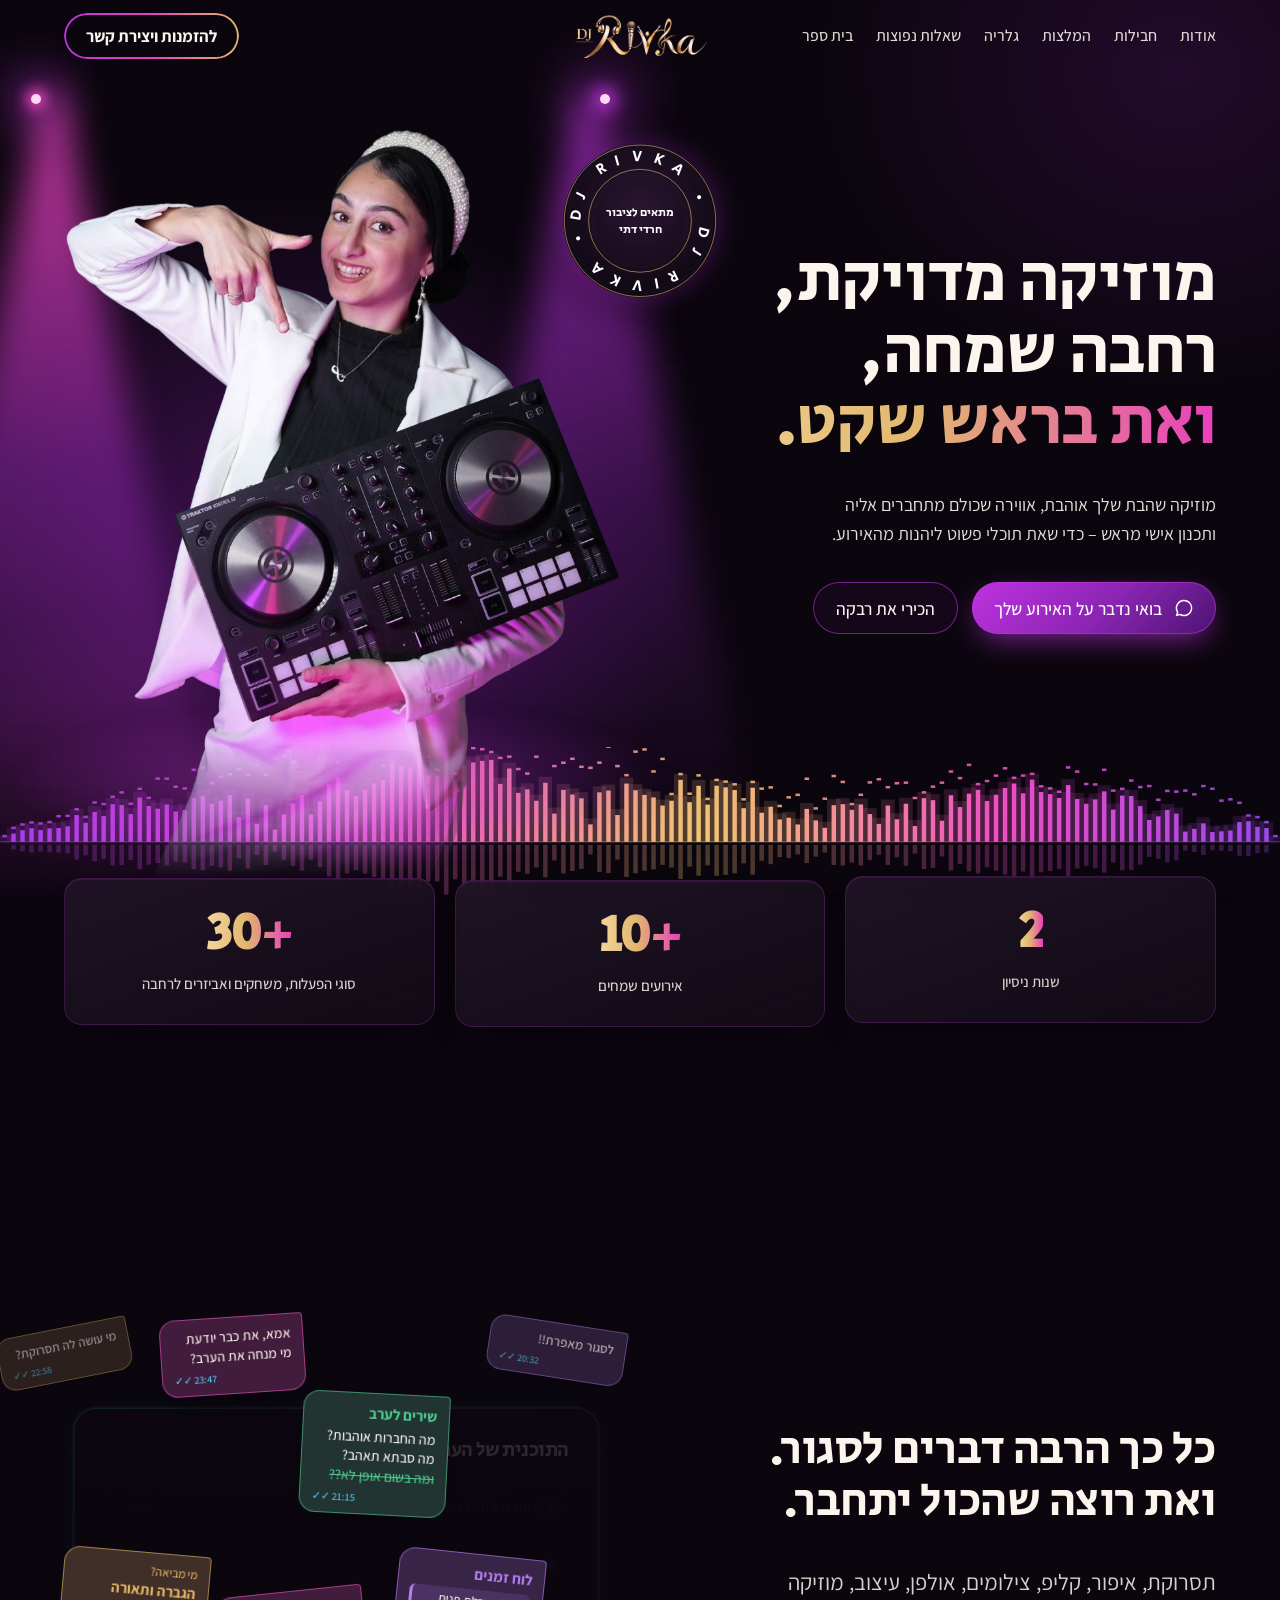
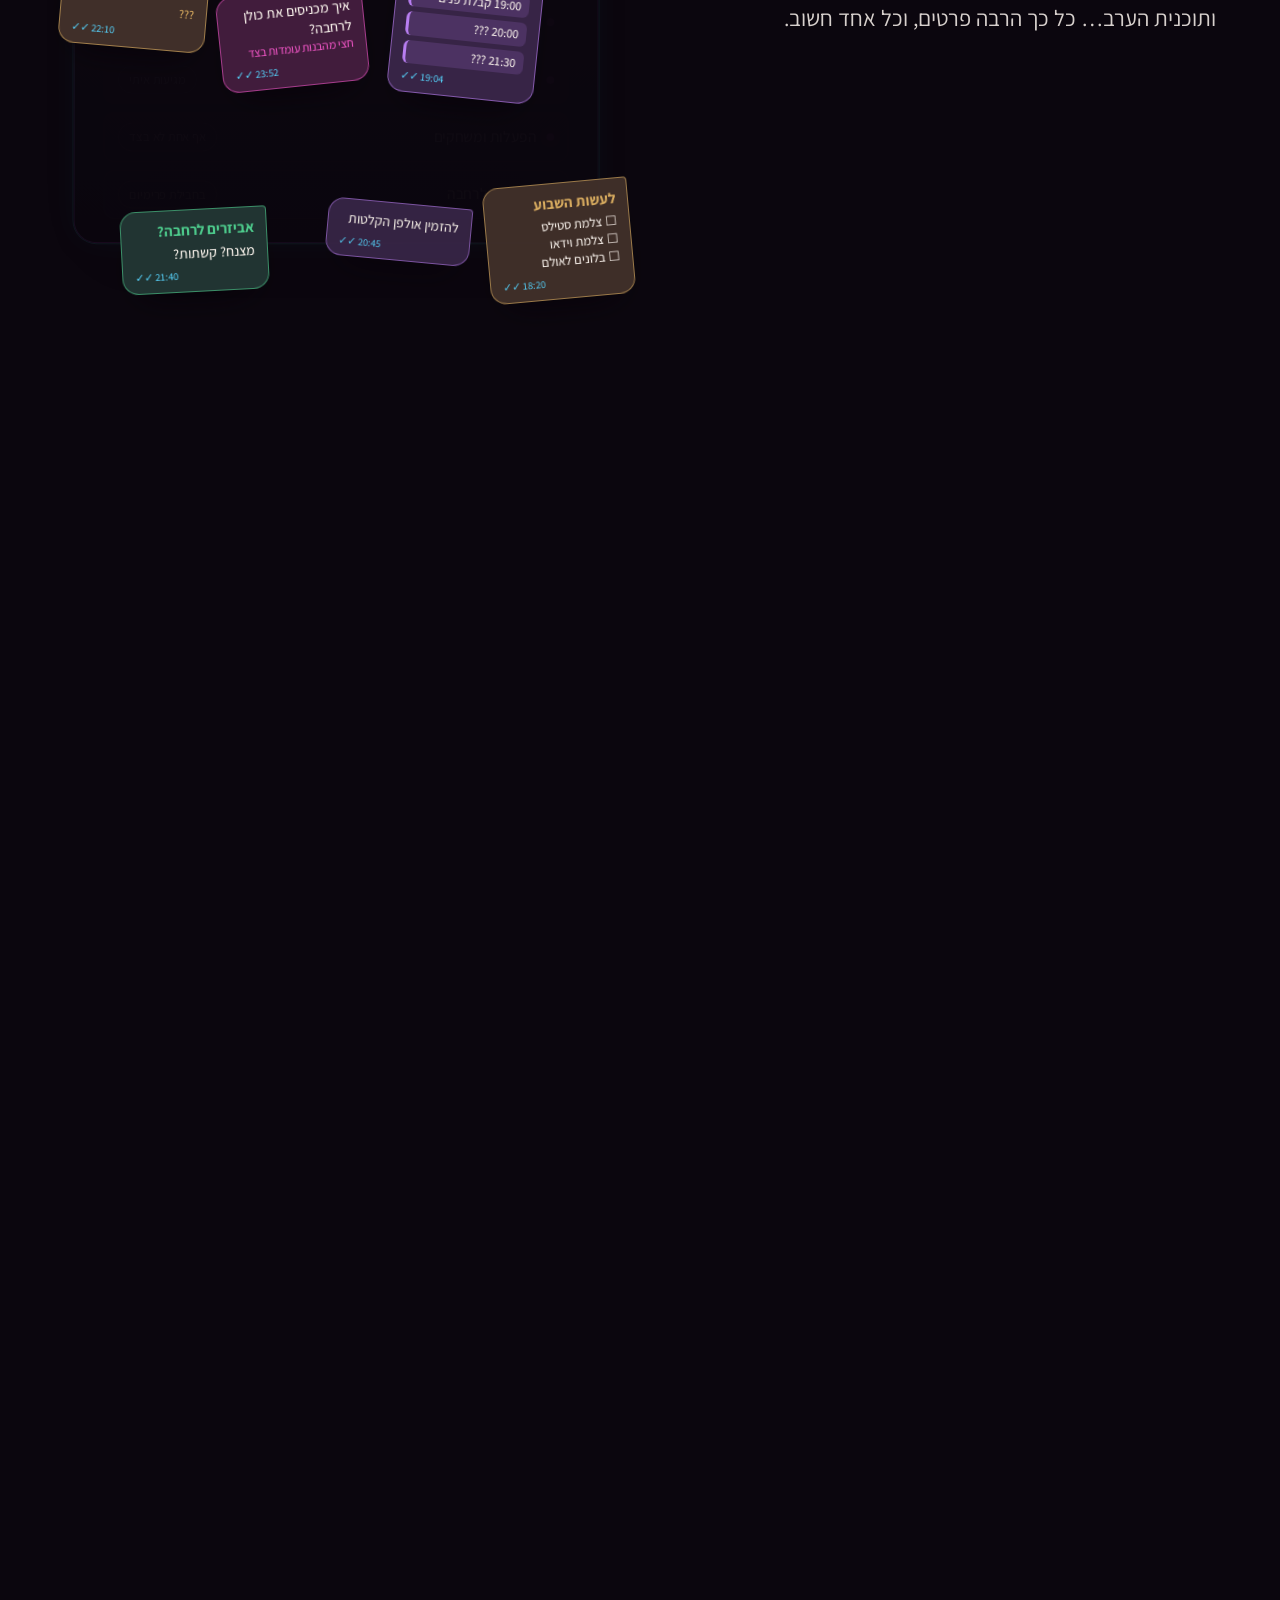
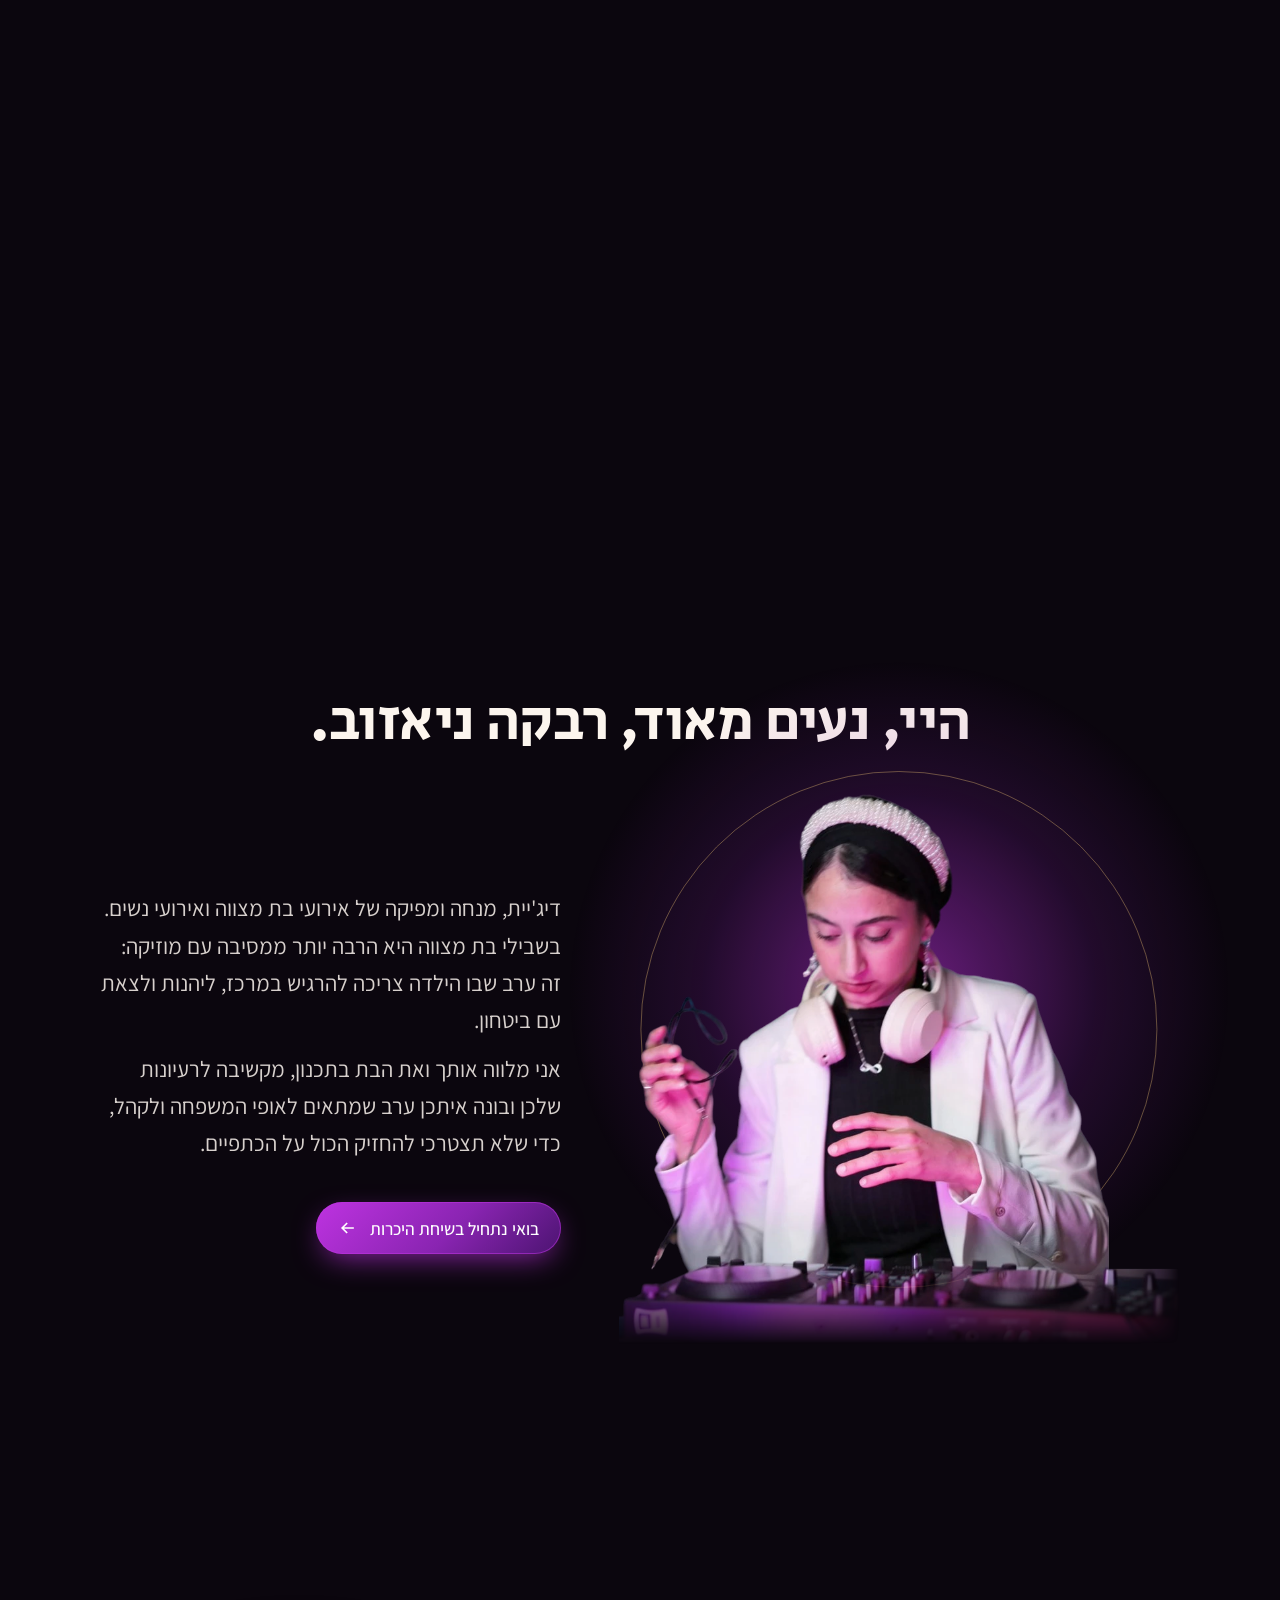
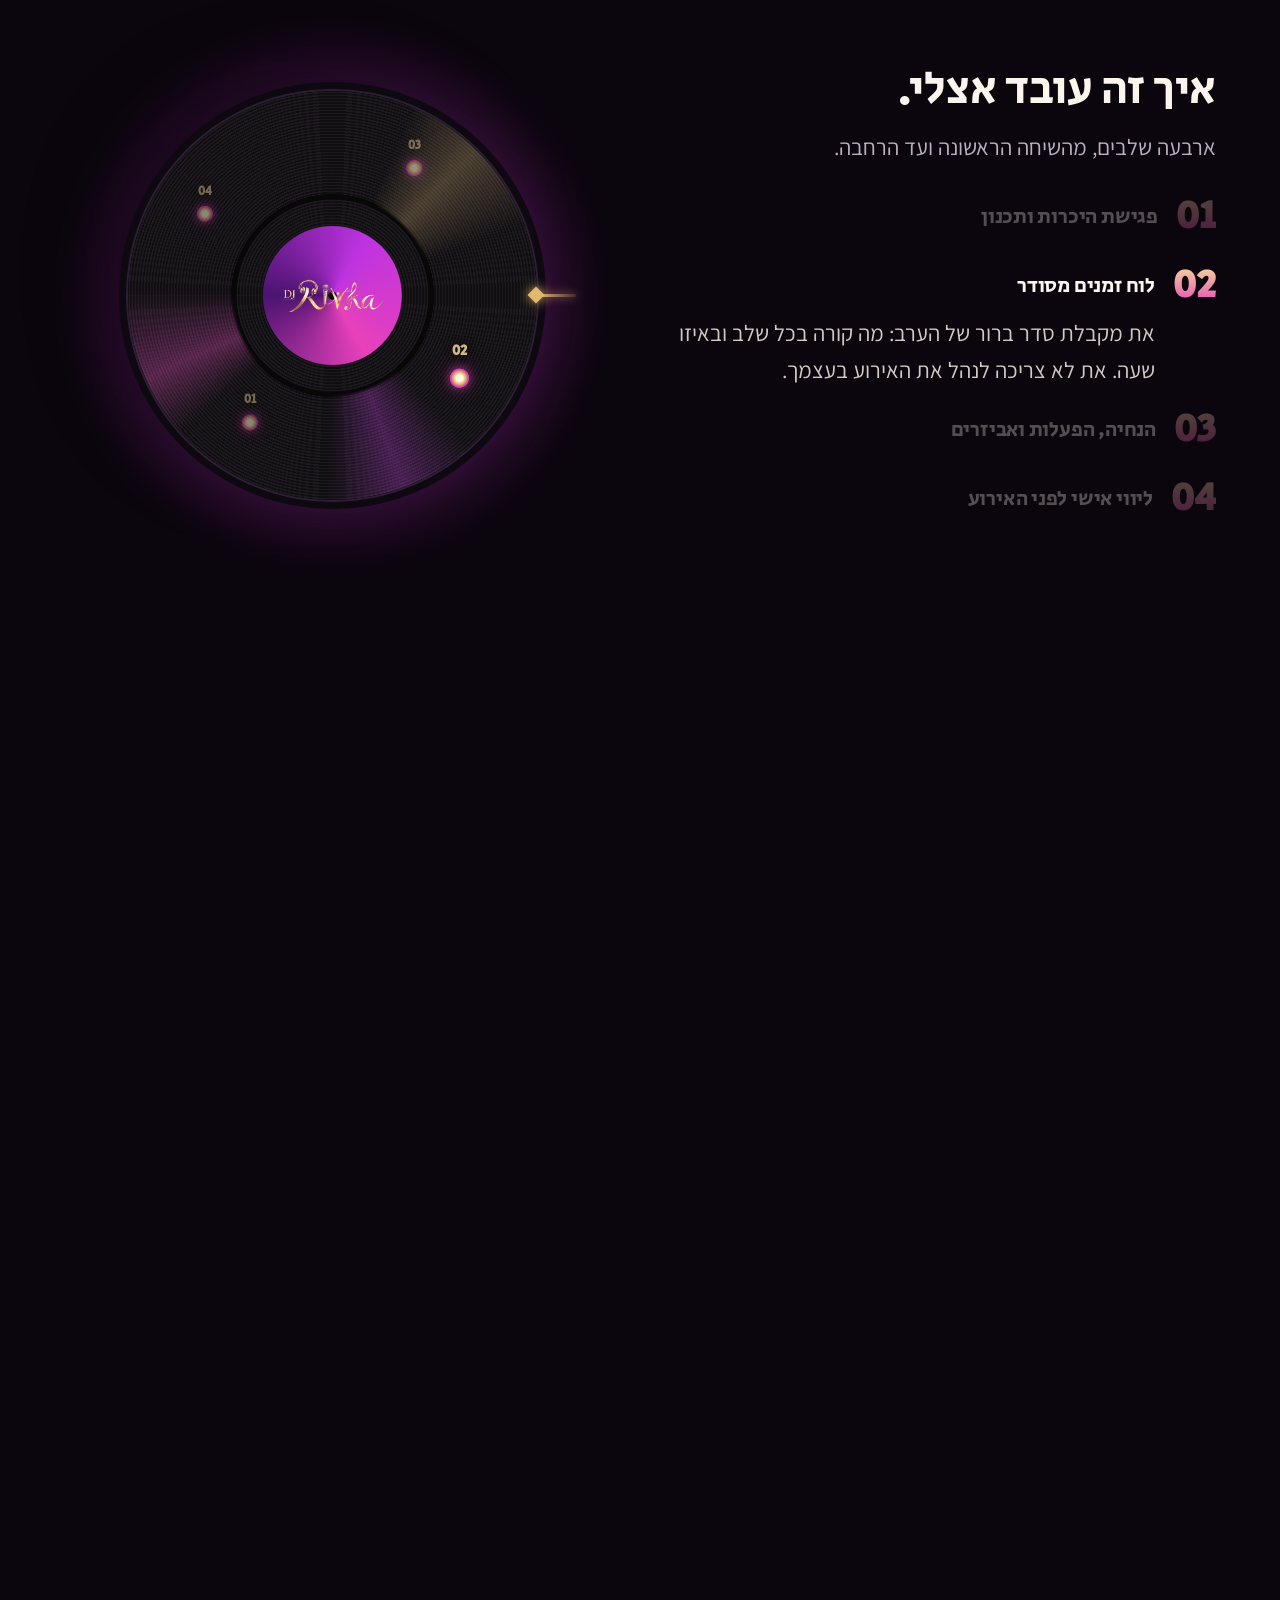
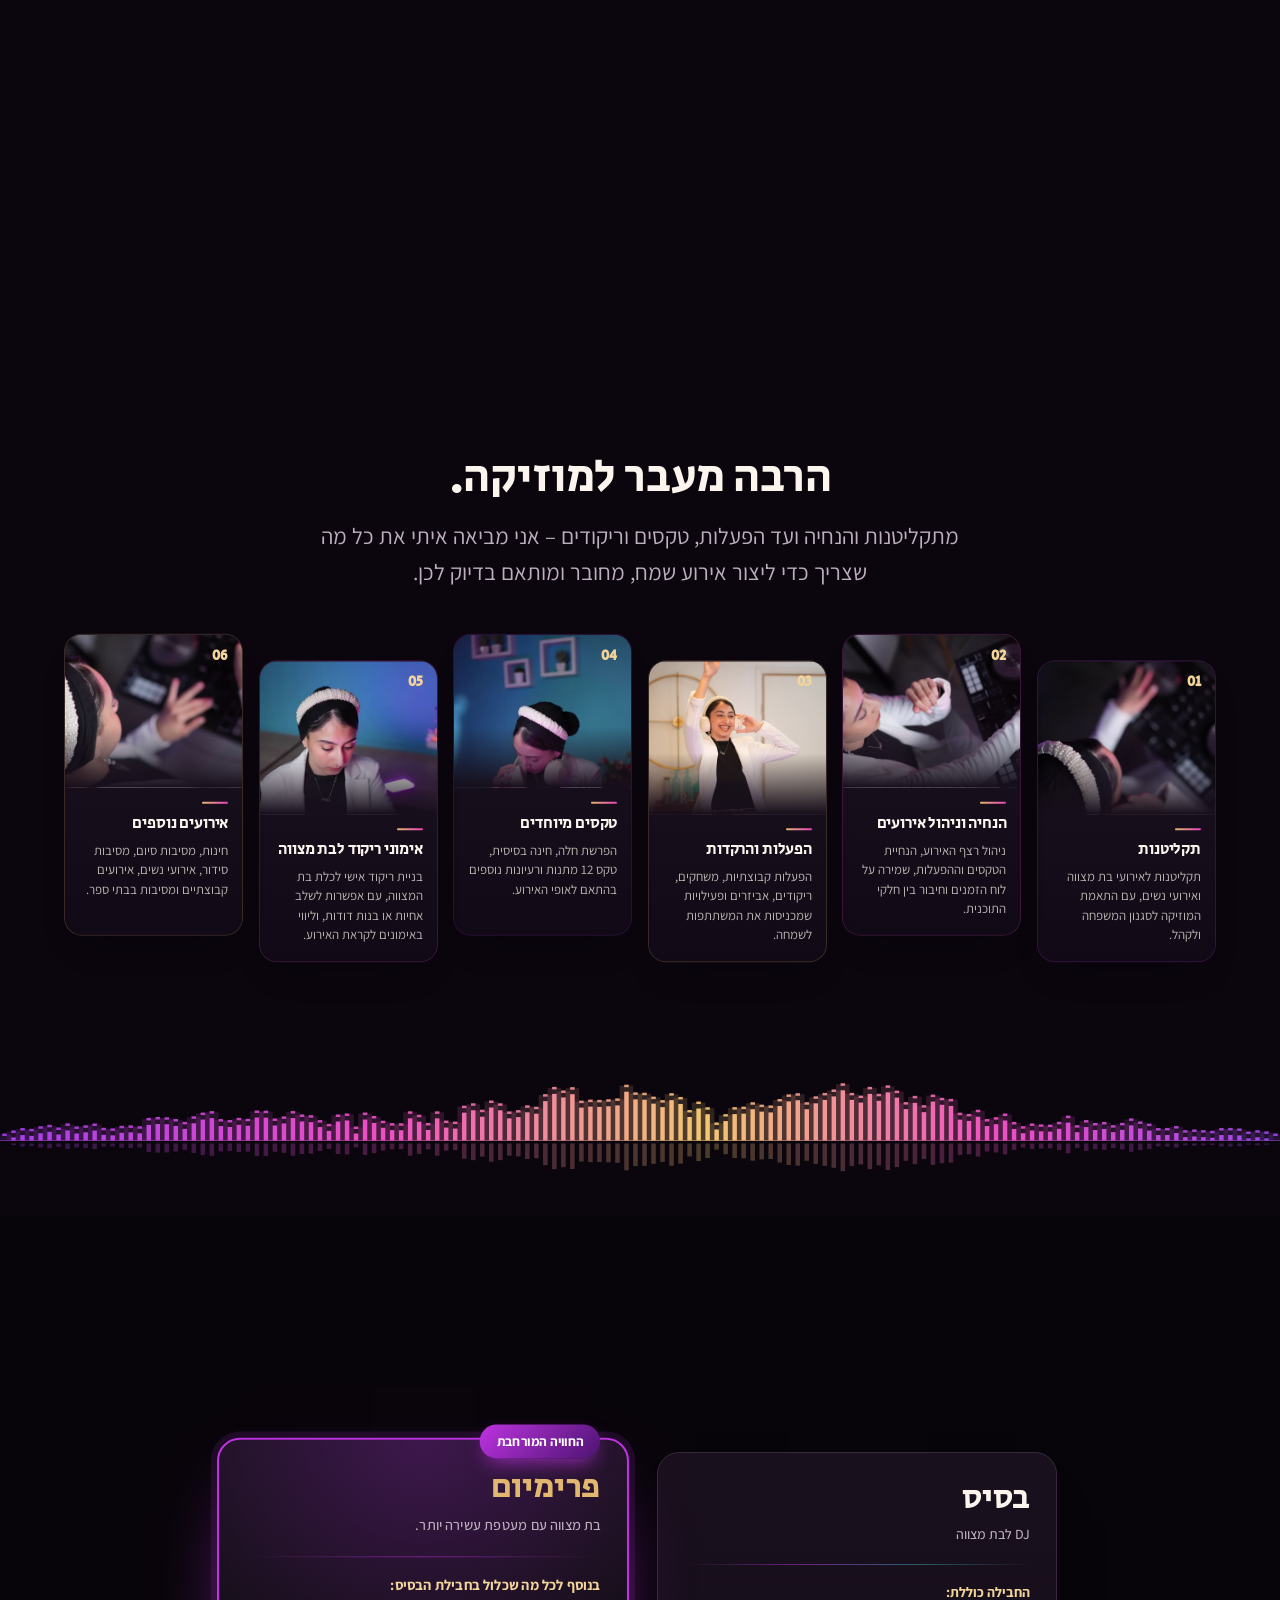
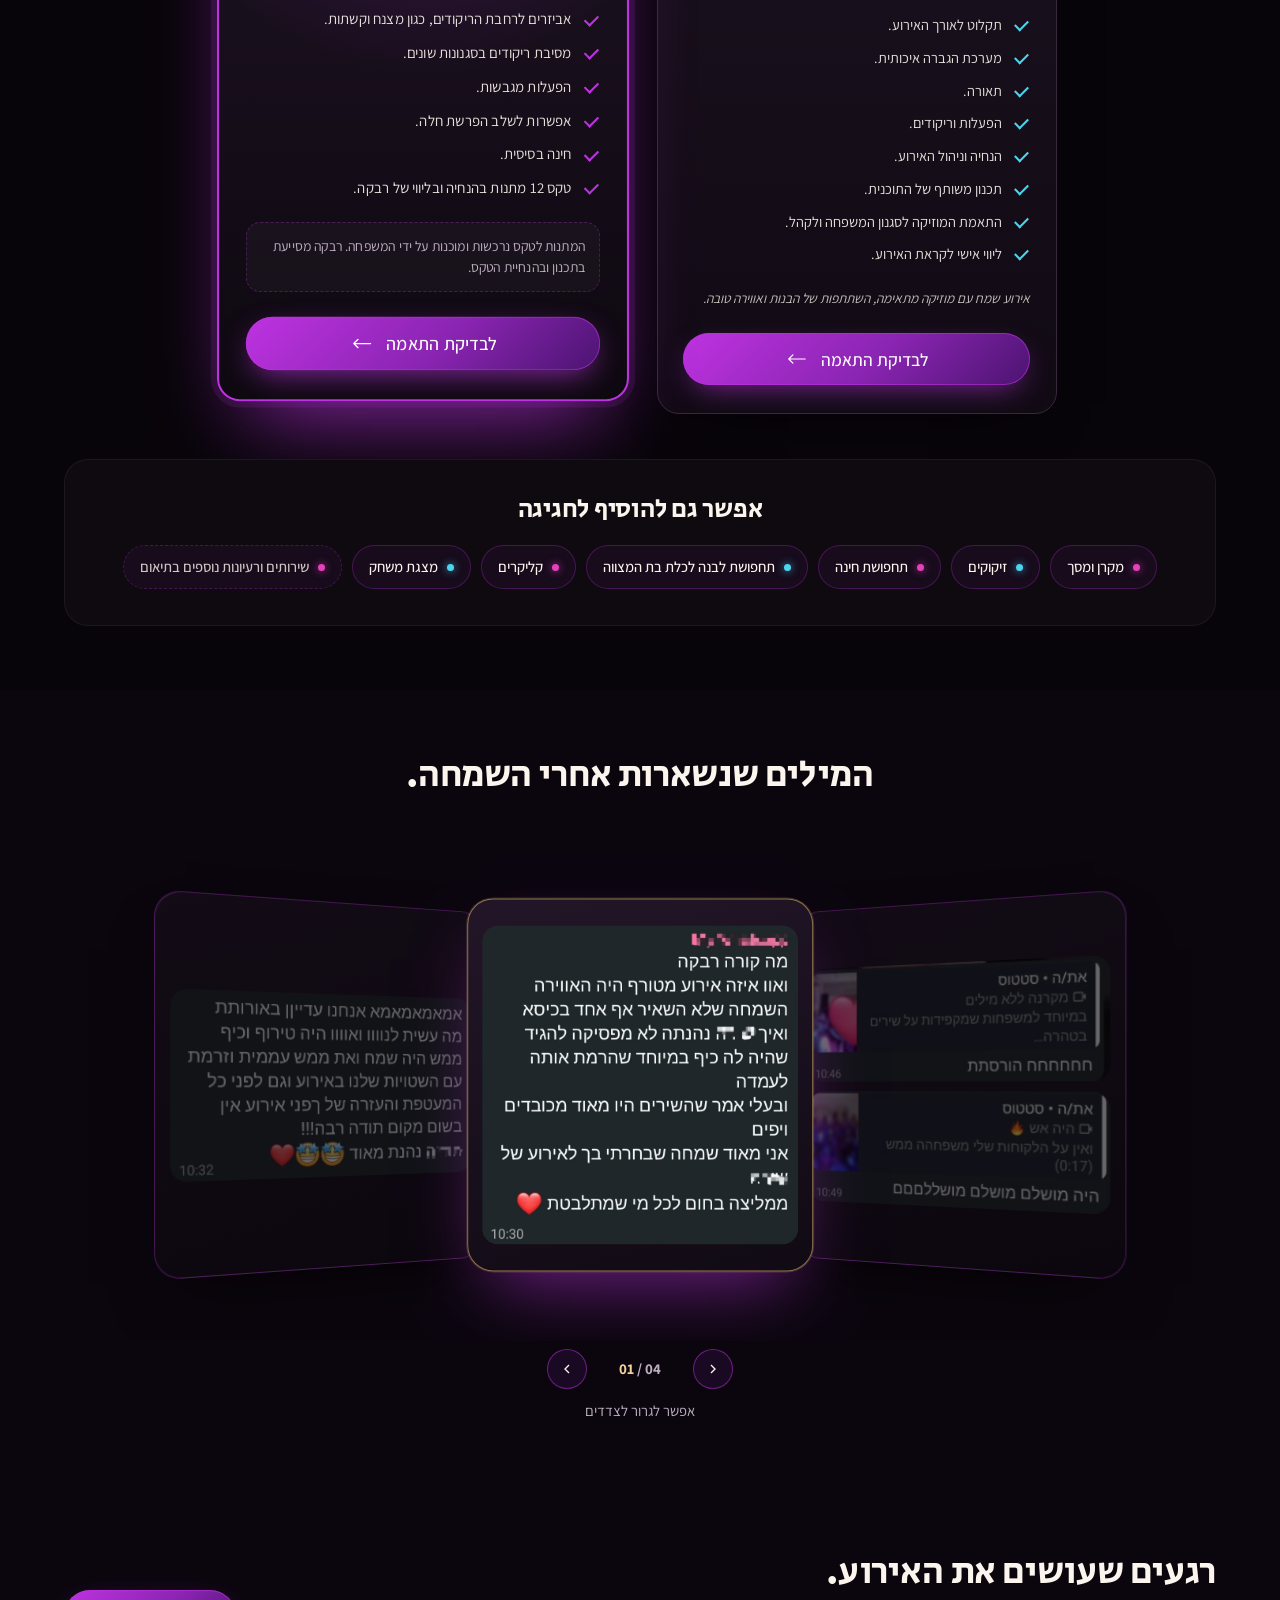
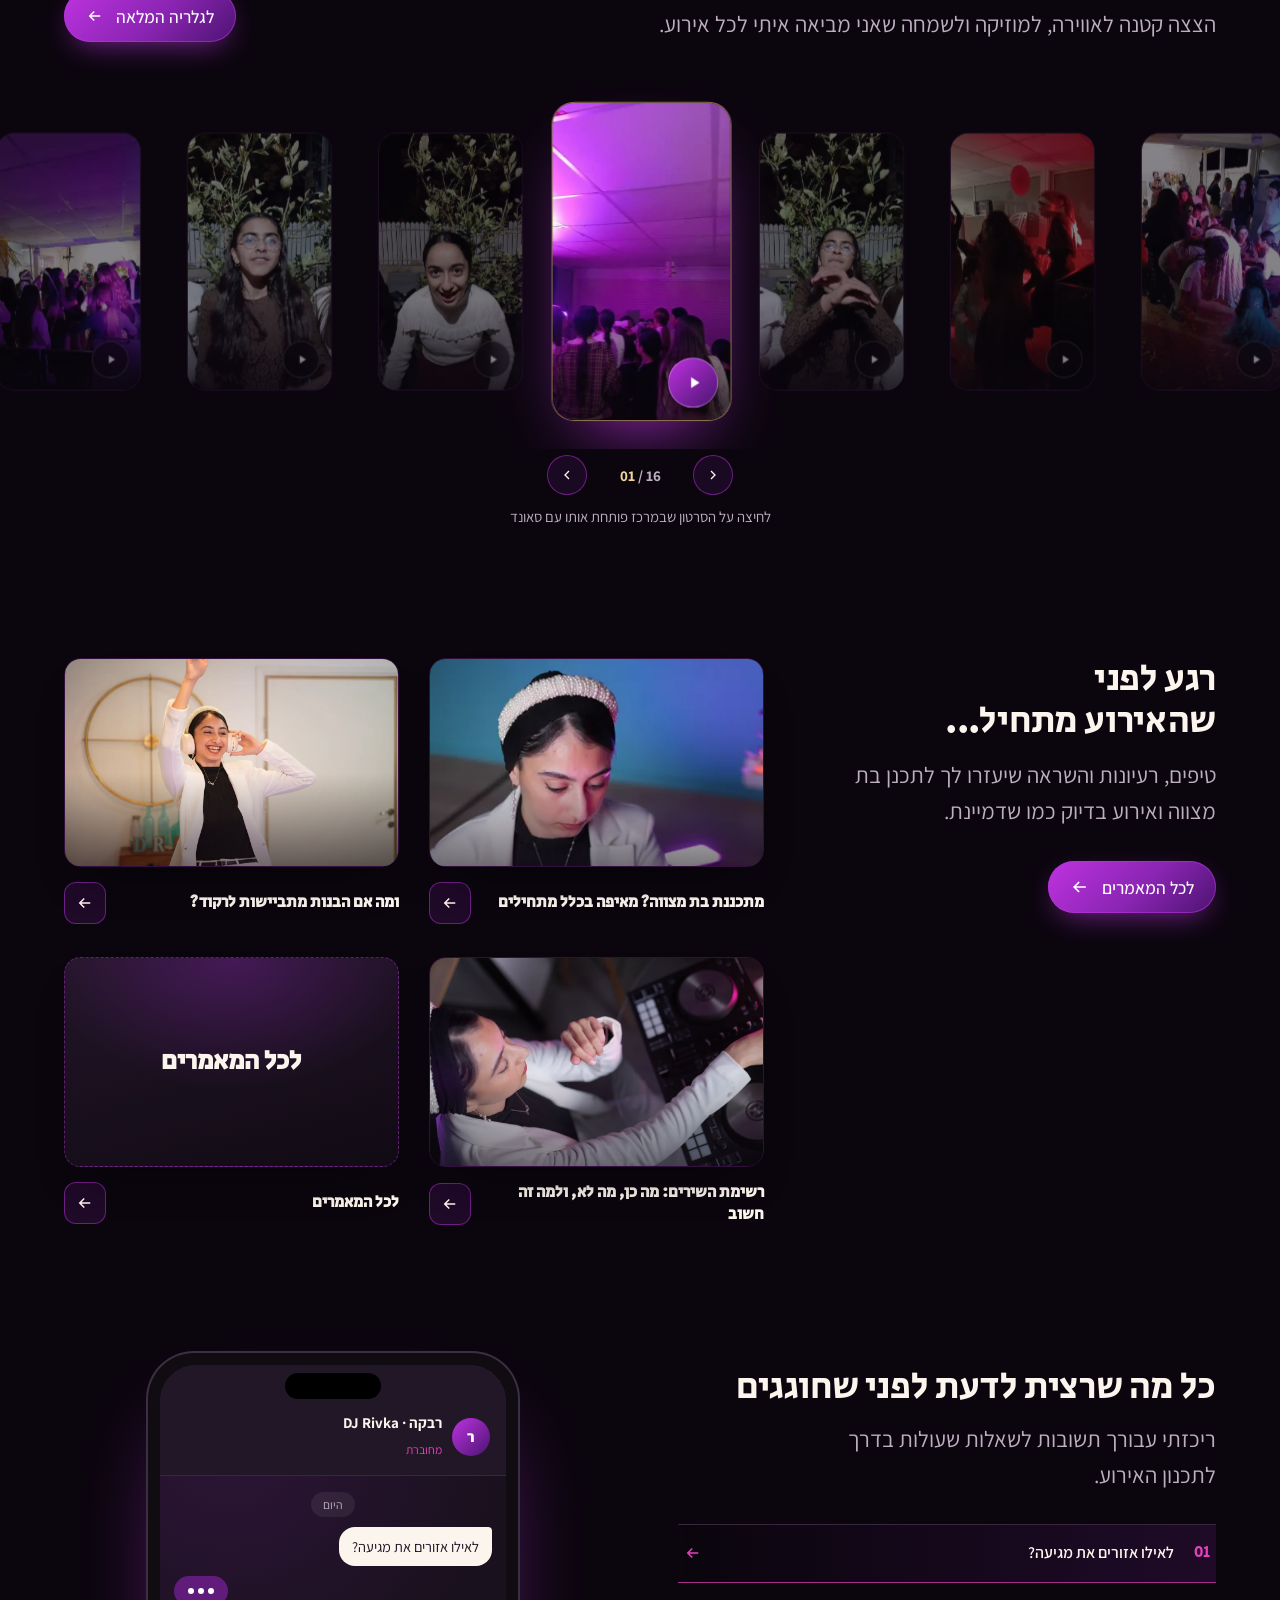
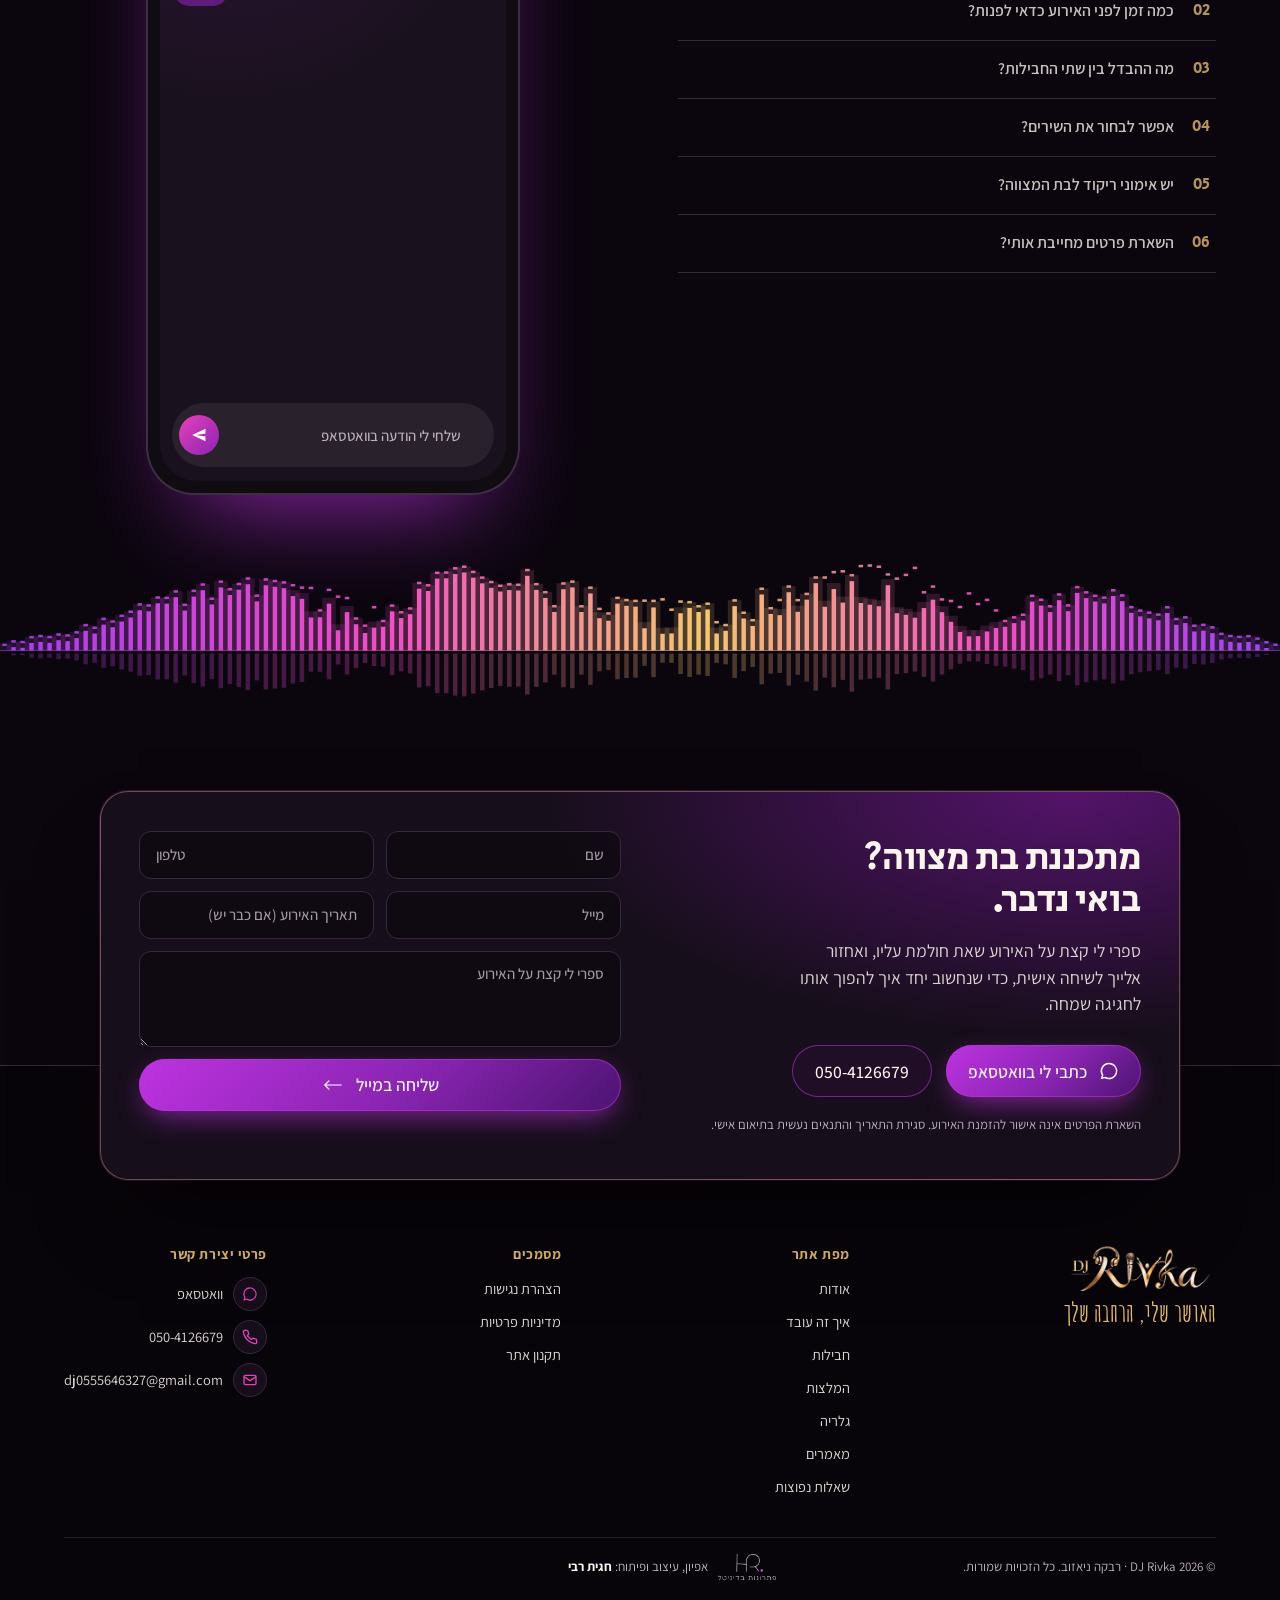
<file: index.html>
<!doctype html>
<html lang="he" dir="rtl">
<head>
<meta charset="utf-8">
<meta name="robots" content="noindex, nofollow">
<meta name="viewport" content="width=device-width, initial-scale=1, viewport-fit=cover">
<title>DJ Rivka · רבקה ניאזוב | דיג׳יית ומנחה לבת מצווה ולאירועי נשים</title>
<link rel="canonical" href="https://hagitrabi.github.io/dj-rivka/">
<meta property="og:type" content="website">
<meta property="og:locale" content="he_IL">
<meta property="og:site_name" content="DJ Rivka">
<meta property="og:title" content="DJ Rivka · רבקה ניאזוב | דיג׳יית ומנחה לבת מצווה">
<meta property="og:description" content="רבקה ניאזוב, דיג'יית, מנחה ומפעילה לבת מצווה ולאירועי נשים. תכנון אישי, לוח זמנים מסודר והנחיה שמכניסה את כולן לרחבה.">
<meta property="og:url" content="https://hagitrabi.github.io/dj-rivka/">
<meta property="og:image" content="https://hagitrabi.github.io/dj-rivka/public/img/dj-rivka-share.jpg">
<meta property="og:image:width" content="1200">
<meta property="og:image:height" content="630">
<meta property="og:image:alt" content="DJ רבקה ניאזוב עם קונטרולר, דיג׳יית ומנחה לבת מצווה">
<meta name="twitter:card" content="summary_large_image">
<meta name="theme-color" content="#0b060e">
<script type="application/ld+json">[{"@context":"https://schema.org","@type":["LocalBusiness","EntertainmentBusiness"],"@id":"https://hagitrabi.github.io/dj-rivka/#business","name":"DJ Rivka","alternateName":"רבקה ניאזוב","description":"רבקה ניאזוב, דיג'יית, מנחה ומפעילה לבת מצווה ולאירועי נשים. תכנון אישי, לוח זמנים מסודר והנחיה שמכניסה את כולן לרחבה.","url":"https://hagitrabi.github.io/dj-rivka/","image":"https://hagitrabi.github.io/dj-rivka/public/img/dj-rivka-share.jpg","logo":"https://hagitrabi.github.io/dj-rivka/public/img/dj-rivka-logo.webp","telephone":"+972-50-412-6679","email":"dj0555646327@gmail.com","areaServed":{"@type":"Country","name":"Israel"},"priceRange":"לפי התאמה","knowsLanguage":"he"},{"@context":"https://schema.org","@type":"WebSite","name":"DJ Rivka","url":"https://hagitrabi.github.io/dj-rivka/","inLanguage":"he"},{"@context":"https://schema.org","@type":"FAQPage","mainEntity":[{"@type":"Question","name":"לאילו אזורים את מגיעה?","acceptedAnswer":{"@type":"Answer","text":"לכל הארץ, בתיאום מראש."}},{"@type":"Question","name":"כמה זמן לפני האירוע כדאי לפנות?","acceptedAnswer":{"@type":"Answer","text":"כמה שיותר מוקדם, כדי לשריין את התאריך ולהספיק לתכנן יחד בנחת."}},{"@type":"Question","name":"מה ההבדל בין שתי החבילות?","acceptedAnswer":{"@type":"Answer","text":"חבילת בת מצווה כוללת תקלוט, הגברה, תאורה, הפעלות, הנחיה, תכנון משותף וליווי אישי. חבילת הפרימיום מוסיפה אביזרים לרחבה, מסיבת ריקודים בסגנונות שונים, הפעלות מגבשות ואפשרות לשלב הפרשת חלה, חינה או טקס 12 מתנות."}},{"@type":"Question","name":"אפשר לבחור את השירים?","acceptedAnswer":{"@type":"Answer","text":"כן. בונים את המוזיקה יחד איתך ועם הבת: שירים שהחברות אוהבות, שירים שהמשפחה אוהבת, וגם שירים שלא רוצים לשמוע."}},{"@type":"Question","name":"יש אימוני ריקוד לבת המצווה?","acceptedAnswer":{"@type":"Answer","text":"כן. אני בונה ריקוד אישי לכלת בת המצווה, עם אפשרות לצרף אחיות או בנות דודות, ומלווה באימונים לקראת האירוע."}},{"@type":"Question","name":"השארת פרטים מחייבת אותי?","acceptedAnswer":{"@type":"Answer","text":"לא. השארת הפרטים אינה אישור להזמנת האירוע. סגירת התאריך והתנאים נעשית בתיאום אישי."}}]}]</script>
<meta name="description" content="רבקה ניאזוב, דיג'יית, מנחה ומפעילה לבת מצווה ולאירועי נשים. תכנון אישי, לוח זמנים מסודר והנחיה שמכניסה את כולן לרחבה.">
<link rel="icon" type="image/png" sizes="32x32" href="public/img/icon-32.png?v=202611221126">
<link rel="icon" type="image/png" sizes="512x512" href="public/img/icon-512.png?v=202611221126">
<link rel="apple-touch-icon" href="public/img/icon-180.png?v=202611221126">
<link rel="preload" as="image" href="public/img/dj-rivka-bat-mitzvah-dj.webp?v=202611221126" fetchpriority="high">
<link rel="preconnect" href="https://fonts.googleapis.com"><link rel="preconnect" href="https://fonts.gstatic.com" crossorigin>
<link rel="stylesheet" href="https://fonts.googleapis.com/css2?family=Amatic+SC:wght@700&family=Assistant:wght@400;500;600;700&family=Secular+One&display=swap" media="print" onload="this.media='all'">
<script>document.documentElement.classList.add("js")</script>
<style>
/* tokens: the same HSL values go into index.css of the Lovable project */
:root{
  --background:278 38% 4%;      /* almost black, with a purple breath */
  --surface:280 30% 8%;
  --surface-2:282 30% 12%;
  --glow:284 70% 34%;           /* stage purple */
  --brand:283 66% 42%;          /* logo purple: buttons */
  --brand-hi:288 74% 54%;
  --brand-deep:276 70% 26%;
  --magenta:316 78% 58%;
  --gold:38 66% 66%;            /* logo gold: accents only */
  --gold-soft:40 78% 78%;
  --foreground:32 70% 96%;      /* milk */
  --muted:290 12% 72%;
  --border:284 22% 20%;
  --note-cream:40 90% 90%; --note-gold:40 80% 76%; --note-lilac:288 55% 86%; --note-ink:282 45% 14%;
  /* fonts chosen with ui-ux-pro-max ("Classic Elegant": a high-contrast serif with a clean sans), Hebrew versions */
  --font-display:'Frank Ruhl Libre',Georgia,serif; --font-body:'Heebo',Arial,sans-serif; --font-hand:'Amatic SC','Heebo',cursive;
  --radius:18px;
  /* aliases so older rules keep working */
  --primary:var(--gold); --primary-soft:var(--gold-soft);
}
*{box-sizing:border-box}
html{-webkit-text-size-adjust:100%;scroll-behavior:smooth}
body{margin:0;background:hsl(var(--background));color:hsl(var(--foreground));font:400 clamp(16px,1.15vw,18px)/1.65 var(--font-body);overflow-x:clip}
a{color:inherit}
p{margin:0}
img{max-width:100%;display:block}
:focus-visible{outline:2px solid hsl(var(--primary));outline-offset:3px;border-radius:6px}
h1,h2,h3{margin:0;font-family:var(--font-display);font-weight:700;line-height:1.12}
.wrap{width:min(1200px,100% - 2*clamp(20px,5vw,64px));margin-inline:auto}
section{position:relative}
.sec{padding-block:clamp(72px,10vw,128px)}
.h2{font-size:clamp(34px,4.6vw,60px)}
.lead{color:hsl(var(--muted));font-size:clamp(17px,1.35vw,20px);max-width:58ch}
.btn{display:inline-flex;align-items:center;justify-content:center;gap:10px;min-height:52px;padding:0 26px;border-radius:999px;font:700 17px var(--font-body);text-decoration:none;border:0;cursor:pointer;transition:background-color .2s ease,transform .2s ease}
/* main button: the logo purple, lit from inside like a stage light */
.btn-main{position:relative;color:#fff;background:linear-gradient(135deg,hsl(var(--brand-hi)),hsl(var(--brand)) 55%,hsl(var(--brand-deep)));box-shadow:0 0 0 1px hsl(var(--brand-hi)/.55) inset,0 10px 30px -8px hsl(var(--brand-hi)/.75);transition:box-shadow .25s ease,transform .2s ease,filter .25s ease}
.btn-main:hover{filter:brightness(1.12);box-shadow:0 0 0 1px hsl(var(--brand-hi)/.8) inset,0 14px 40px -6px hsl(var(--brand-hi)/.95)}
.btn-main:active{transform:scale(.98)}
.btn-ghost{background:hsl(var(--brand)/.08);color:hsl(var(--foreground));border:1px solid hsl(var(--brand-hi)/.55)}
.btn-ghost:hover{background:hsl(var(--brand)/.2);border-color:hsl(var(--brand-hi))}
.ico{width:22px;height:22px;flex:none}
.sr{position:absolute;width:1px;height:1px;overflow:hidden;clip-path:inset(50%)}

/* ---------- loading screen ---------- */
.loader{display:none}
.js .loader{position:fixed;inset:0;z-index:200;display:grid;place-items:center;background:radial-gradient(50% 50% at 50% 50%,hsl(var(--glow)/.45),hsl(var(--background)) 70%);transition:opacity .6s ease,visibility .6s ease}
.loader.done{opacity:0;visibility:hidden;pointer-events:none}
.loader-disc{position:relative;width:min(240px,62vw);aspect-ratio:1;display:grid;place-items:center}
.loader-ring{position:absolute;inset:0;width:100%;height:100%;animation:spin 1.6s linear infinite;filter:drop-shadow(0 0 10px hsl(var(--magenta)/.6))}
.loader-disc img{width:68%;height:auto;animation:breathe 2.4s ease-in-out infinite}
@keyframes spin{to{transform:rotate(360deg)}}
@keyframes breathe{50%{transform:scale(1.04);filter:drop-shadow(0 0 14px hsl(var(--gold)/.45))}}

/* ---------- header: the logo hangs in a tab at the center, links on both sides ---------- */
.top{position:fixed;inset-inline:0;top:0;z-index:50}
.top::before{content:"";position:absolute;inset:0 0 auto;height:72px;transition:background-color .3s ease,border-color .3s ease;border-bottom:1px solid transparent}
.top.solid::before{background:hsl(var(--background)/.9);backdrop-filter:blur(10px);border-color:hsl(var(--border))}
.top .wrap{position:relative;display:grid;grid-template-columns:minmax(0,1fr) auto minmax(0,1fr);align-items:start;gap:24px;height:72px}
.nav{display:flex;align-items:center;height:72px;gap:clamp(16px,2.2vw,34px);font-weight:500}
.nav a{text-decoration:none;opacity:.88;position:relative}
.nav a::after{content:"";position:absolute;inset-inline:0;bottom:-6px;height:2px;border-radius:2px;background:linear-gradient(90deg,hsl(var(--brand-hi)),hsl(var(--gold)));transform:scaleX(0);transition:transform .25s ease}
.nav a:hover{opacity:1}.nav a:hover::after{transform:scaleX(1)}
.nav-b{display:flex;align-items:center;justify-content:flex-end;gap:clamp(16px,2.2vw,34px);height:72px}
.logo-tab{position:relative;display:grid;place-items:center;width:250px;height:100px;margin-top:-1px;filter:drop-shadow(0 10px 22px hsl(280 60% 2%/.6))}
.logo-tab .tab-shape{position:absolute;inset:0;width:100%;height:100%}
.logo-tab img{position:relative;width:150px;height:auto;margin-top:-6px}
/* CTA with a ring of brand colors, like a light strip */
.btn-ring{position:relative;min-height:46px;padding:0 22px;font-size:15px;color:hsl(var(--foreground));background:hsl(var(--background));isolation:isolate}
.btn-ring::before{content:"";position:absolute;inset:0;z-index:-1;border-radius:inherit;padding:2px;background:linear-gradient(90deg,hsl(var(--brand-hi)),hsl(var(--magenta)),hsl(var(--gold)));-webkit-mask:linear-gradient(#000 0 0) content-box,linear-gradient(#000 0 0);-webkit-mask-composite:xor;mask-composite:exclude}
.btn-ring:hover{background:hsl(var(--brand)/.25)}
.btn-ring{white-space:nowrap}.nav a{white-space:nowrap}
.btn-ring .short,.btn-ring .ic{display:none}.btn-ring .ic{width:22px;height:22px}
@media (max-width:600px){.btn-ring .long{display:none}.btn-ring .short{display:inline}}
@media (max-width:400px){.btn-ring .short{display:none}.btn-ring .ic{display:block}.btn-ring{width:46px;padding:0}}
@media (max-width:1100px){
  .nav-a{visibility:hidden;width:0;overflow:hidden}.nav-b .nav{display:none}
  .top::before{height:64px}.top .wrap,.nav-b{height:64px}
  .logo-tab{width:190px;height:80px}.logo-tab img{width:116px}
  .btn-ring{min-height:42px;padding:0 14px;font-size:14px}
}
@media (max-width:480px){.top .wrap{gap:8px}.logo-tab{width:160px;height:70px}.logo-tab img{width:98px}.btn-ring{padding:0 12px;font-size:13px}}

/* ---------- 01 hero ---------- */
.hero{min-height:100dvh;display:grid;align-items:center;overflow:hidden;padding-top:104px;isolation:isolate}
.hero::before{content:"";position:absolute;inset:0;z-index:-3;background:
  radial-gradient(46% 60% at 22% 64%,hsl(var(--glow)/.55),transparent 70%),
  radial-gradient(30% 40% at 8% 96%,hsl(var(--magenta)/.22),transparent 70%),
  radial-gradient(40% 50% at 92% 8%,hsl(var(--glow)/.22),transparent 70%),
  hsl(var(--background));
  /* the stage light fades out before the hero ends, so there is no edge above the stats */
  -webkit-mask-image:linear-gradient(#000 78%,transparent);mask-image:linear-gradient(#000 78%,transparent)}
/* the soundtrack: a live equalizer under the stage */
.hero .wave{position:absolute;inset-inline:0;bottom:0;z-index:-1;width:100%;height:clamp(110px,17vh,170px);pointer-events:none}
.hero .copy{padding-bottom:clamp(90px,14vh,150px)}
.wave-band{position:relative;height:clamp(110px,14vw,170px);overflow:hidden}
.wave-band .wave{position:absolute;inset:0;width:100%;height:100%}
.wave-band .label{position:absolute;inset-inline-start:clamp(20px,5vw,64px);top:12%;z-index:1;font:700 14px var(--font-body);letter-spacing:.18em;color:hsl(var(--foreground)/.75);display:flex;align-items:center;gap:10px}
.wave-band .label i{width:9px;height:9px;border-radius:50%;background:hsl(var(--magenta));box-shadow:0 0 12px hsl(var(--magenta));animation:live 1.4s ease-in-out infinite}
@keyframes live{50%{opacity:.35}}
.hero .wrap{display:grid;grid-template-columns:1.15fr .85fr;align-items:center;gap:clamp(24px,4vw,64px)}
.hero h1{font-size:clamp(40px,4.7vw,74px);font-weight:900;line-height:1.06;letter-spacing:-.01em}
.hero h1 span{display:block;white-space:nowrap}
.hero h1 .glow{background:linear-gradient(90deg,hsl(var(--gold-soft)),hsl(var(--gold)) 45%,hsl(var(--magenta)) 100%);-webkit-background-clip:text;background-clip:text;color:transparent;padding-bottom:.08em}
.hero .lead{margin-top:26px;color:hsl(var(--foreground)/.9);font-size:clamp(18px,1.4vw,21px);max-width:54ch}
@media (max-width:860px){.br-d{display:none}}
.hero .acts{display:flex;flex-wrap:wrap;align-items:center;gap:14px;margin-top:34px}
/* stage: Rivka lit by purple beams from the rig above */
.stage{position:relative;align-self:end;height:min(84dvh,760px);display:flex;justify-content:center;isolation:isolate}
.stage img{position:relative;z-index:2;height:100%;width:auto;max-width:none;object-fit:contain;object-position:bottom;
  -webkit-mask-image:linear-gradient(to bottom,#000 82%,transparent);mask-image:linear-gradient(to bottom,#000 82%,transparent)}
.lamp{position:absolute;z-index:0;top:-4%;width:10px;height:10px;border-radius:50%;background:hsl(320 100% 92%);box-shadow:0 0 14px 5px hsl(var(--magenta)),0 0 50px 18px hsl(var(--brand-hi)/.6)}
.lamp.l1{left:-6%}.lamp.l2{right:2%;box-shadow:0 0 18px 6px hsl(var(--brand-hi)),0 0 60px 20px hsl(var(--brand-hi)/.6)}
/* the beam shape is clipped on the inner layer and blurred on the outer one, so its edges stay soft */
.spot{position:absolute;z-index:1;top:-4%;width:72%;height:110%;pointer-events:none;mix-blend-mode:screen;filter:blur(18px);transform-origin:50% 0;animation:sway 7s ease-in-out infinite alternate}
.spot::before{content:"";position:absolute;inset:0;background:var(--beam);clip-path:polygon(48% 0,52% 0,96% 100%,4% 100%)}
.spot.s1{left:-38%;--r:-24deg;--beam:linear-gradient(to bottom,hsl(var(--magenta)/.85),hsl(var(--brand-hi)/.38) 45%,hsl(var(--brand-hi)/.08) 85%,transparent)}
.spot.s2{right:-30%;--r:20deg;animation-duration:9s;--beam:linear-gradient(to bottom,hsl(var(--brand-hi)/.75),hsl(var(--brand)/.3) 50%,transparent 90%)}
@keyframes sway{from{transform:rotate(var(--r))}to{transform:rotate(calc(var(--r) * .8))}}
.pool{position:absolute;z-index:1;bottom:2%;left:50%;width:120%;height:22%;transform:translateX(-50%);border-radius:50%;background:radial-gradient(closest-side,hsl(var(--magenta)/.45),hsl(var(--brand-hi)/.18) 55%,transparent);filter:blur(6px)}
@media (max-width:860px){
  .hero{padding-top:80px;align-items:start}
  .hero .wrap{grid-template-columns:1fr;gap:0}
  .stage{order:-1;height:min(48dvh,420px);margin-top:8px}
  .hero .copy{padding-bottom:120px}
  .hero .acts .btn{width:100%}
  .hero h1 span{white-space:normal}
}

/* ---------- 02 numbers: a row of glass cards, each with an icon, a number and a label ---------- */
/* sits right under Rivka: 15px from the hero */
.numbers{position:relative;padding-block:15px clamp(40px,6vw,72px);background:transparent}
.numbers ul{list-style:none;margin-block:0;padding:0;display:grid;grid-template-columns:repeat(4,1fr);gap:clamp(12px,1.6vw,20px)}
.stat{position:relative;display:grid;justify-items:center;align-content:start;gap:10px;padding:clamp(22px,2.4vw,30px) 14px;text-align:center;border-radius:18px;
  background:linear-gradient(160deg,hsl(var(--surface-2)/.85),hsl(var(--surface)/.6));border:1px solid hsl(var(--brand-hi)/.22);
  box-shadow:0 1px 0 hsl(0 0% 100%/.05) inset,0 18px 40px -24px hsl(280 60% 2%/.9);backdrop-filter:blur(8px);
  transition:transform .3s ease,border-color .3s ease,box-shadow .3s ease}
.stat:hover{transform:translateY(-4px);border-color:hsl(var(--brand-hi)/.55);box-shadow:0 1px 0 hsl(0 0% 100%/.06) inset,0 22px 44px -20px hsl(var(--brand-hi)/.55)}
.stat b{display:block;direction:ltr;unicode-bidi:isolate;font:900 clamp(38px,4vw,54px)/1 var(--font-display);font-variant-numeric:tabular-nums;
  background:linear-gradient(90deg,hsl(var(--gold-soft)),hsl(var(--gold)) 45%,hsl(var(--magenta)) 100%);-webkit-background-clip:text;background-clip:text;color:transparent;padding-bottom:.06em}
.stat span{color:hsl(var(--foreground)/.86);font:500 clamp(15px,1.15vw,18px)/1.4 var(--font-body)}
@media (max-width:760px){.numbers ul{grid-template-columns:repeat(2,1fr)}}

/* ---------- 03 the mess: the heading stays on top, the notes fold into one card as she scrolls ---------- */
.mess{overflow-x:clip}
.mess .pin{display:flex;align-items:center;padding-top:clamp(84px,11vh,120px)}
.mess-grid{display:grid;grid-template-columns:1fr 1fr;align-items:center;gap:clamp(32px,5vw,80px)}
.mess .head{text-align:start}
.mess h2{font-size:clamp(34px,3.7vw,56px);font-weight:900;line-height:1.08}
.mess h2 span{display:block}
.mess h2 .glow{color:inherit;padding-bottom:.08em}
.mess .sub{position:relative;margin:16px 0 0;max-width:60ch;min-height:3.3em;font-size:clamp(17px,1.4vw,21px)}
.mess .sub p{color:hsl(var(--foreground)/.85);transition:opacity .4s ease}
.mess .sub .after{position:absolute;inset:0;opacity:0;font:700 clamp(19px,1.6vw,24px)/1.4 var(--font-display);color:hsl(var(--gold-soft))}
.mess .hint{margin-top:6px;font-size:14px;color:hsl(var(--muted))}

/* the stage: the card in the middle, the notes scattered across the whole width */
.stage-m{position:relative;min-height:0;display:grid;place-items:center;padding-block:clamp(16px,3vh,32px)}
.mess.scrolly .stage-m{height:min(78vh,660px)}
.plan{position:relative;z-index:1;width:min(880px,100%);padding:clamp(20px,2.4vw,30px);border-radius:28px;
  background:linear-gradient(160deg,hsl(var(--surface-2)/.92),hsl(var(--surface)/.85));border:1px solid hsl(var(--brand-hi)/.3);
  box-shadow:0 1px 0 hsl(0 0% 100%/.05) inset,0 30px 70px -30px hsl(var(--brand-hi)/.55)}
.plan-top{display:flex;flex-wrap:wrap;align-items:baseline;justify-content:space-between;gap:6px 16px;margin-bottom:16px}
.plan-top h3{font-size:clamp(22px,2vw,28px);font-weight:900}
.plan-top small{font-size:13px;font-weight:700;color:hsl(var(--gold-soft))}
.plan ul{list-style:none;margin:0;padding:0;display:grid;grid-template-columns:1fr;gap:10px}
.plan li{display:flex;align-items:center;gap:10px;min-height:52px;padding:10px 14px;border-radius:14px;background:hsl(var(--brand)/.14);border:1px solid hsl(var(--brand-hi)/.22);font-weight:500}
.plan li::before{content:"";width:9px;height:9px;flex:none;border-radius:3px;background:hsl(var(--magenta));box-shadow:0 0 10px hsl(var(--magenta)/.7)}
.plan li em{margin-inline-start:auto;font-style:normal;font-size:13px;font-weight:700;padding:3px 10px;border-radius:999px;background:hsl(var(--gold)/.16);color:hsl(var(--gold-soft));white-space:nowrap}

/* the notes: each one a different kind of mess, all in the site's colours */
.bits{position:absolute;inset:0;z-index:2;pointer-events:none}
.bit{pointer-events:auto;cursor:default;transition:scale .35s cubic-bezier(.22,1,.36,1),translate .35s cubic-bezier(.22,1,.36,1),box-shadow .35s ease}
.bit:hover{z-index:5;scale:1.1;translate:0 -8px;box-shadow:0 28px 46px -14px hsl(280 60% 2%/.95),0 0 0 2px hsl(var(--gold)/.65),0 0 34px hsl(var(--magenta)/.5)}
.plan li{transition:background-color .3s ease,border-color .3s ease,translate .3s ease}
.plan li:hover{background:hsl(var(--brand)/.26);border-color:hsl(var(--gold)/.55);translate:-4px 0}
@media (prefers-reduced-motion:reduce){.bit,.plan li{transition:none}.bit:hover{scale:none;translate:none}.plan li:hover{translate:none}}
.bit{position:absolute;left:0;top:0;width:clamp(140px,11.5vw,175px);padding:12px 14px;border-radius:12px;font-size:14px;line-height:1.35;color:hsl(var(--note-ink));
  box-shadow:0 18px 34px -12px hsl(280 60% 2%/.8);will-change:transform,opacity}
.bit b{display:block;font:700 22px/1.1 var(--font-hand)}
.bit.sticky{background:hsl(var(--note-cream));font:700 22px/1.1 var(--font-hand);border-radius:4px}
.bit.sticky.lilac{background:hsl(var(--note-lilac))}.bit.sticky.gold{background:hsl(var(--note-gold))}
.bit.sticky::before{content:"";position:absolute;top:-9px;left:50%;width:54px;height:18px;margin-left:-27px;background:hsl(var(--foreground)/.4);transform:rotate(-3deg)}
.bit.chat{background:hsl(282 30% 14%);color:hsl(var(--foreground));border:1px solid hsl(var(--brand-hi)/.3)}
.bit.chat .who{display:flex;align-items:center;gap:8px;margin:-4px -6px 8px;padding:6px 8px;border-radius:8px;background:hsl(280 40% 6%);font-size:13px;font-weight:700}
.bit.chat .who i{width:22px;height:22px;border-radius:50%;background:hsl(var(--magenta));display:grid;place-items:center;font-style:normal;font-size:12px;color:#fff}
.bit.chat time{display:block;margin-top:6px;font-size:11px;color:hsl(var(--brand-hi))}
.bit.lined{background:repeating-linear-gradient(hsl(40 60% 97%) 0 25px,hsl(270 40% 82%) 25px 26px);border-inline-start:3px solid hsl(var(--magenta)/.5);padding-top:8px}
.bit.lined b{color:hsl(var(--brand))}
.bit.lined s{color:hsl(var(--magenta))}
.bit.sched{background:hsl(40 50% 97%)}
.bit.sched span{display:block;margin-top:6px;padding:4px 8px;border-radius:6px;background:hsl(var(--note-lilac));border-inline-end:3px solid hsl(var(--magenta));font-size:13px}
.bit.receipt{background:hsl(0 0% 99%);border-radius:4px;text-align:center;-webkit-mask:radial-gradient(6px at 50% 100%,#0000 98%,#000) 50% / 14px 100%;mask:radial-gradient(6px at 50% 100%,#0000 98%,#000) 50% / 14px 100%;padding-bottom:20px}
.bit.receipt b{font:900 26px/1.1 var(--font-display);color:hsl(var(--brand))}
.bit.receipt small{display:block;color:hsl(var(--magenta));font-weight:700}
.bit.dots{background:hsl(280 40% 7%);color:hsl(var(--foreground));border:1px solid hsl(var(--border))}
.bit.dots .row{display:flex;gap:6px;margin-bottom:8px}.bit.dots .row i{width:26px;height:26px;border-radius:8px}
.bit.dots small{display:block;margin-top:4px;color:hsl(var(--magenta));font-size:12px}
.bit.glow{background:linear-gradient(135deg,hsl(var(--brand-hi)),hsl(var(--magenta)));color:#fff}
.bit.glow b{font-family:var(--font-display);font-size:20px}
.bit ul{margin:6px 0 0;padding:0;list-style:none;font-size:14px}.bit li::before{content:"☐ "}

/* the moving version: a pinned track; the static version: just the finished card */
.mess.scrolly .mess-track{height:300vh}
.mess.scrolly .pin{position:sticky;top:0;height:100dvh}
.mess:not(.scrolly) .bits{display:none}
.mess:not(.scrolly) .sub .after{position:static;opacity:1;margin-top:10px}
.mess:not(.scrolly) .hint{display:none}
.mess:not(.scrolly) .pin{padding-bottom:clamp(48px,8vw,96px)}
@media (max-width:860px){
  .mess .pin{padding-top:84px}
  .mess-grid{grid-template-columns:1fr;gap:0}
  .mess .head{text-align:center}
  .mess .sub{margin-inline:auto}
  .mess.scrolly .pin{align-items:stretch}
  .mess.scrolly .mess-grid{grid-template-rows:auto 1fr;height:100%}
  .mess.scrolly .stage-m{height:auto}
  .plan ul{grid-template-columns:1fr}
  .plan li{min-height:44px;padding:8px 12px;font-size:15px}
  .bit{width:132px;padding:10px 12px;font-size:13px}.bit b,.bit.sticky{font-size:19px}
  .bit.receipt b{font-size:20px}
  .mess.scrolly .mess-track{height:260vh}
}

/* ---------- 04 about: a centered line, Rivka in the middle, her words on one side and the button on the other ---------- */
.about{padding-block:clamp(72px,10vw,128px) clamp(24px,4vw,48px);overflow:hidden}
.about h2{text-align:center;font-size:clamp(34px,4.6vw,66px);font-weight:900;line-height:1.1;max-width:18ch;margin-inline:auto}
.about h2 .glow{color:inherit}
.meet{display:grid;grid-template-columns:1fr minmax(300px,440px) 1fr;align-items:center;gap:clamp(20px,3vw,48px);margin-top:clamp(20px,3vw,40px)}
.meet .words{align-self:center;padding-bottom:clamp(40px,8vw,120px)}
.meet .hello{font:900 clamp(22px,2vw,28px)/1.3 var(--font-display);color:hsl(var(--gold-soft))}
.meet .words p+p{margin-top:12px;color:hsl(var(--foreground)/.85)}
.meet .side{align-self:end;justify-self:start;padding-bottom:clamp(60px,10vw,150px)}
.me{position:relative;align-self:end;display:flex;justify-content:center;isolation:isolate}
.me::before{content:"";position:absolute;z-index:-1;left:50%;bottom:4%;width:118%;aspect-ratio:1;transform:translateX(-50%);border-radius:50%;
  background:radial-gradient(closest-side,hsl(var(--brand-hi)/.55),hsl(var(--brand)/.18) 60%,transparent)}
.me::after{content:"";position:absolute;z-index:-1;left:50%;bottom:10%;width:92%;aspect-ratio:1;transform:translateX(-50%);border-radius:50%;border:1px solid hsl(var(--gold)/.4)}
.me img{width:100%;height:auto;-webkit-mask-image:linear-gradient(to bottom,#000 86%,transparent),linear-gradient(to left,transparent,#000 9%);-webkit-mask-composite:source-in;mask-image:linear-gradient(to bottom,#000 86%,transparent),linear-gradient(to left,transparent,#000 9%);mask-composite:intersect}
@media (max-width:860px){
  .about h2 .glow{display:block}
  .meet{grid-template-columns:1fr;gap:18px}
  .me{order:-1;width:min(340px,82%);margin-inline:auto}
  .meet .words,.meet .side{padding-bottom:0}
  .meet .side{justify-self:stretch}.meet .side .btn{width:100%}
}

/* ---------- how it works: heading and steps on one side, the record on the other, in two equal halves.
   As she scrolls the record turns a quarter at a time; each hot spot stops at the needle and its step lights up ---------- */
.how{overflow-x:clip;padding-block:clamp(72px,10vw,128px)}
.spin{display:grid;grid-template-columns:1fr 1fr;align-items:center;gap:clamp(40px,6vw,96px)}
.how-text{justify-self:stretch}
.how h2{font-size:clamp(34px,4.4vw,58px);font-weight:900}
.how .lead{margin-top:12px}
.stops{list-style:none;margin:clamp(24px,3vw,40px) 0 0;padding:0;display:grid;gap:clamp(16px,2.4vh,26px)}
.stops li{display:grid;grid-template-columns:auto 1fr;align-items:center;column-gap:18px;row-gap:6px;transition:opacity .6s ease}
.stops .n{font:900 clamp(32px,3vw,46px)/1 var(--font-display);background:linear-gradient(180deg,hsl(var(--gold-soft)),hsl(var(--magenta)));-webkit-background-clip:text;background-clip:text;color:transparent;padding-bottom:.06em}
.stops h3{font-size:clamp(20px,1.8vw,26px);font-weight:900}
.stops .desc{grid-column:2;display:grid;grid-template-rows:1fr;transition:grid-template-rows .6s cubic-bezier(.22,1,.36,1)}
.stops .desc p{min-height:0;overflow:hidden;color:hsl(var(--foreground)/.82);max-width:46ch;transition:opacity .5s ease}
.how .dots{display:none}

/* the record */
.disc{--d:min(440px,32vw);justify-self:center;position:relative;width:var(--d);aspect-ratio:1;isolation:isolate}
.disc::before{content:"";position:absolute;inset:-18%;z-index:-1;border-radius:50%;background:radial-gradient(closest-side,hsl(var(--brand-hi)/.4),hsl(var(--magenta)/.12) 60%,transparent)}
.vinyl{position:absolute;inset:0;border-radius:50%;transform:rotate(var(--rot,0deg));
  background:radial-gradient(circle,transparent 0 33%,hsl(0 0% 3%) 33.4% 35%,transparent 35.2%),
    repeating-radial-gradient(circle,hsl(280 8% 6%) 0 1.5px,hsl(280 10% 11%) 1.5px 3px);
  box-shadow:0 0 0 2px hsl(280 25% 16%),0 0 0 9px hsl(280 30% 5%),0 40px 90px -30px hsl(280 60% 2%),0 0 90px -10px hsl(var(--brand-hi)/.45)}
.vinyl .vinyl-label{position:absolute;inset:33%;border-radius:50%;display:grid;place-items:center;
  background:radial-gradient(circle,hsl(var(--background)) 0 4%,transparent 4.5%),conic-gradient(from 30deg,hsl(var(--brand-hi)),hsl(var(--magenta)),hsl(var(--brand-deep)),hsl(var(--brand-hi)))}
.vinyl .vinyl-label img{width:74%;height:auto}
.shine{position:absolute;inset:0;border-radius:50%;pointer-events:none;mix-blend-mode:screen;
  background:conic-gradient(from 210deg,transparent 0 5%,hsl(var(--magenta)/.32) 10%,transparent 17% 48%,hsl(var(--gold)/.26) 54%,transparent 61% 80%,hsl(var(--brand-hi)/.3) 86%,transparent 92%);
  -webkit-mask:radial-gradient(circle,transparent 34%,#000 35%);mask:radial-gradient(circle,transparent 34%,#000 35%)}
.hot{position:absolute;width:26px;height:26px;margin:-13px 0 0 -13px;border-radius:50%;
  background:radial-gradient(circle,hsl(45 100% 92%) 0 22%,hsl(var(--gold)) 40%,hsl(var(--magenta)/.9) 70%,transparent 72%);
  box-shadow:0 0 16px hsl(var(--magenta)),0 0 36px hsl(var(--magenta)/.6);opacity:.6;transition:opacity .6s ease,transform .6s ease}
.hot::before,.hot::after{content:"";position:absolute;inset:0;border-radius:50%;border:2px solid hsl(var(--magenta)/.8);animation:ping 2.4s ease-out infinite}
.hot::after{animation-delay:1.2s}
@keyframes ping{from{transform:scale(1);opacity:.9}to{transform:scale(3);opacity:0}}
.hot b{position:absolute;left:50%;top:50%;transform:translate(-50%,-50%) rotate(calc(-1 * var(--rot,0deg))) translateY(-30px);font:900 15px/1 var(--font-display);color:hsl(var(--gold-soft));text-shadow:0 0 8px hsl(280 60% 3%)}
.hot.on{opacity:1;transform:scale(1.35)}
/* the needle the hot spots meet, on the side that faces the steps */
.needle{position:absolute;left:100%;top:50%;width:clamp(28px,3vw,52px);height:3px;margin-top:-1.5px;border-radius:3px;background:linear-gradient(90deg,hsl(var(--gold)),hsl(var(--gold)/.2));box-shadow:0 0 10px hsl(var(--gold)/.6)}
.needle::before{content:"";position:absolute;left:-7px;top:50%;width:12px;height:12px;margin-top:-6px;transform:rotate(45deg);background:hsl(var(--gold));box-shadow:0 0 12px hsl(var(--gold))}

/* moving version: pinned. The lit step is bright and its words fold open right under it while the last one folds shut */
.how.scrolly{padding-block:0}
.how.scrolly .how-track{height:420vh}
.how.scrolly .pin{position:sticky;top:0;height:100dvh;display:flex;align-items:center;padding-top:clamp(80px,11vh,110px);padding-bottom:24px}
.how.scrolly .stops li{opacity:.3}
.how.scrolly .stops li.on{opacity:1}
.how.scrolly .stops li .desc{grid-template-rows:0fr}
.how.scrolly .stops li .desc p{opacity:0}
.how.scrolly .stops li.on .desc{grid-template-rows:1fr}
.how.scrolly .stops li.on .desc p{opacity:1;transition-delay:.15s}
@media (max-width:860px){
  .spin{grid-template-columns:1fr;gap:28px}
  .how-text{text-align:center}
  .stops{text-align:start}
  .disc{--d:min(80vw,360px);order:1}
  .needle{left:50%;top:100%;width:3px;height:30px;margin:0 0 0 -1.5px;background:linear-gradient(180deg,hsl(var(--gold)),hsl(var(--gold)/.2))}
  .needle::before{left:50%;top:-7px;margin:0 0 0 -6px}
  /* phone, moving: heading, record, then one step at a time */
  .how.scrolly .pin{align-items:flex-start;padding-top:84px}
  .how.scrolly .spin{grid-template-columns:1fr;grid-template-areas:"h" "l" "d" "s" "o";gap:0}
  .how.scrolly .how-text{display:contents}
  .how.scrolly .how-text h2{grid-area:h;text-align:center}
  .how.scrolly .how-text .lead{grid-area:l;text-align:center;font-size:16px;margin:8px 0 24px}
  .how.scrolly .disc{grid-area:d;margin-bottom:46px}
  .how.scrolly .stops{grid-area:s;margin:0;padding:0;min-height:var(--stops-h,200px);position:relative}
  .how.scrolly .stops li{position:absolute;inset:0 0 auto;opacity:0;visibility:hidden;transition:opacity .5s ease,visibility .5s}
  .how.scrolly .stops li.on{opacity:1;visibility:visible}
  .how.scrolly .stops li .desc{grid-template-rows:1fr}
  .how.scrolly .stops li .desc p{opacity:1}
  .how.scrolly .dots{display:flex;grid-area:o;justify-content:center;gap:10px;margin-top:16px}
  .how .dots i{width:9px;height:9px;border-radius:50%;background:hsl(var(--brand-hi)/.35);transition:background .3s ease,transform .3s ease}
  .how .dots i.on{background:hsl(var(--gold));transform:scale(1.3)}
}
@media (prefers-reduced-motion:reduce){.hot::before,.hot::after{animation:none;opacity:0}}

/* ---------- services: tall cards in a staggered row; they rise in turn and drift apart a little with the scroll.
   The photos are Rivka at her booth for now; they will be swapped for atmosphere photos of each service ---------- */
.svc2 .head{text-align:center}
.svc2 h2{font-size:clamp(34px,4.6vw,60px);font-weight:900}
.svc2 h2 .glow{color:inherit}
.svc2 .lead{margin:14px auto 0;max-width:62ch}

.stack{display:flex;gap:clamp(10px,1.2vw,16px);margin-top:clamp(48px,6vw,80px);padding-bottom:40px}
.tall{--tone:288 74% 54%;--lift:0px;--drift:0px;flex:1 1 0;min-width:0;display:flex;flex-direction:column;border-radius:20px;overflow:hidden;
  background:hsl(var(--surface));border:1px solid hsl(var(--tone)/.3);box-shadow:0 30px 60px -30px hsl(280 60% 2%),0 0 40px -18px hsl(var(--tone)/.5);
  transform:translateY(calc(var(--lift) + var(--drift)));transition:transform .5s cubic-bezier(.22,1,.36,1),border-color .35s ease,box-shadow .35s ease}
.tall:nth-child(even){--lift:-34px}
.tall.t-pink{--tone:316 78% 58%}.tall.t-gold{--tone:38 66% 62%}.tall.t-deep{--tone:276 70% 46%}
.tall .top{position:relative;height:clamp(200px,20vw,260px);overflow:hidden;background:radial-gradient(90% 80% at 50% 30%,hsl(var(--tone)/.45),hsl(var(--surface-2)) 75%)}
.tall .top svg,.tall .top img{position:absolute;inset:0;width:100%;height:100%;transition:transform .7s cubic-bezier(.22,1,.36,1)}
.tall .top svg{padding:14%}
.tall .top img{object-fit:cover;object-position:50% 20%}
.tall .top::after{content:"";position:absolute;inset:auto 0 0;height:40%;background:linear-gradient(transparent,hsl(var(--surface)))}
.tall .txt{position:relative;flex:1;padding:18px 16px 22px;background:linear-gradient(180deg,hsl(var(--surface)),hsl(280 40% 6%))}
.tall .txt::before{content:"";display:block;width:34px;height:3px;margin-bottom:12px;border-radius:3px;background:linear-gradient(90deg,hsl(var(--gold)),hsl(var(--magenta)));transition:width .4s ease}
.tall .no{position:absolute;top:14px;inset-inline-start:14px;z-index:1;font:900 14px/1 var(--font-display);color:hsl(var(--gold-soft))}
.tall h3{font-size:clamp(17px,1.35vw,20px);font-weight:900;line-height:1.2}
.tall p{margin-top:8px;font-size:14.5px;line-height:1.55;color:hsl(var(--foreground)/.8)}
.tall:hover{border-color:hsl(var(--tone)/.75);box-shadow:0 34px 60px -28px hsl(280 60% 2%),0 0 50px -12px hsl(var(--tone)/.7);transform:translateY(calc(var(--lift) + var(--drift) - 10px))}
.tall:hover .top svg,.tall:hover .top img{transform:scale(1.07)}
.tall:hover .txt::before{width:64px}
/* entrance: each card rises in turn */
.js .stack .tall{opacity:0;translate:0 40px;transition:opacity .7s ease,translate .8s cubic-bezier(.22,1,.36,1),transform .5s cubic-bezier(.22,1,.36,1),border-color .35s ease,box-shadow .35s ease}
.js .stack.in .tall{opacity:1;translate:0 0}
.stack.in .tall:nth-child(2){transition-delay:.08s}.stack.in .tall:nth-child(3){transition-delay:.16s}.stack.in .tall:nth-child(4){transition-delay:.24s}.stack.in .tall:nth-child(5){transition-delay:.32s}.stack.in .tall:nth-child(6){transition-delay:.4s}
@media (max-width:1000px){
  .stack{overflow-x:auto;scroll-snap-type:x mandatory;padding:40px clamp(20px,5vw,64px) 30px;margin-inline:calc(-1 * clamp(20px,5vw,64px));scrollbar-width:none}
  .stack::-webkit-scrollbar{display:none}
  .tall{flex:0 0 min(72vw,280px);scroll-snap-align:center}
  .tall:nth-child(even){--lift:-20px}
  .swipe{display:block;text-align:center;margin-top:4px;font-size:14px;color:hsl(var(--muted))}
}
.swipe{display:none}

@media (prefers-reduced-motion:reduce){.js .stack .tall{opacity:1;translate:none}}

/* ---------- 05 packages ---------- */
/* track cards: wide, glowing, each in its own tone, with a moving wall of photos on the far side */
.tracks{display:grid;gap:28px;margin-top:48px}
.track{--tone:283 66% 42%;position:relative;overflow:hidden;border-radius:30px;background:hsl(var(--surface));border:1px solid hsl(var(--tone)/.45);box-shadow:0 0 44px -10px hsl(var(--tone)/.7);min-height:440px;isolation:isolate}
.track.t-plum{--tone:318 64% 46%}
.track.t-gold{--tone:36 64% 46%}
.track-copy{position:relative;z-index:2;height:100%;padding:clamp(28px,3.4vw,48px);padding-inline-end:46%;background:linear-gradient(to left,hsl(var(--tone)/.62) 0%,hsl(var(--tone)/.3) 42%,hsl(var(--surface)/.0) 78%)}
.track-num{display:flex;align-items:center;gap:12px;font:700 22px/1 var(--font-display);color:hsl(var(--gold-soft))}
.track-num .tag{padding:4px 12px;border-radius:999px;background:hsl(var(--gold));color:hsl(282 52% 8%);font:700 13px var(--font-body)}
.track h3{margin-top:16px;font-size:clamp(28px,2.8vw,40px);font-weight:900}
.track .for{margin-top:10px;color:hsl(var(--foreground)/.85);max-width:46ch}
.track ul{list-style:none;margin:22px 0 0;padding:0;display:grid;grid-template-columns:1fr 1fr;gap:10px 22px}
.track li{display:flex;gap:10px;align-items:flex-start;font-weight:500}
.track li svg{width:20px;height:20px;flex:none;margin-top:3px;color:hsl(var(--gold-soft))}
.track .foot{display:flex;flex-wrap:wrap;align-items:center;gap:14px 22px;margin-top:28px}
.track .price{color:hsl(var(--foreground)/.75);font-weight:500}
.track .btn svg.arr{width:18px;height:18px;transition:transform .25s ease}
.track .btn:hover svg.arr{transform:translateX(-4px)}
/* the photo wall */
.track-wall{position:absolute;z-index:1;inset-block:0;inset-inline-end:0;width:58%;perspective:900px;mask-image:linear-gradient(to left,transparent 0%,#000 30%,#000 90%,transparent 100%)}
.wall{position:absolute;inset:-12% -14%;display:grid;align-content:center;gap:14px;transform:rotateY(-12deg) rotateX(6deg) rotate(-4deg)}
.wall-row{display:flex;gap:14px;width:max-content;animation:wall 46s linear infinite}
.wall-row:nth-child(2){animation-direction:reverse;margin-inline-start:-70px;animation-duration:54s}
.wall-row:nth-child(3){animation-duration:40s}
.wall-row img{width:150px;height:170px;object-fit:cover;border-radius:14px;flex:none;box-shadow:0 12px 26px hsl(280 60% 2%/.55)}
@keyframes wall{to{transform:translateX(50%)}}
.track:hover .wall-row{animation-play-state:paused}
@media (max-width:860px){
  .track{min-height:0}
  .track-wall{position:relative;width:100%;height:210px;mask-image:linear-gradient(to bottom,#000 55%,transparent)}
  .wall{inset:-30% -10%}
  .wall-row img{width:110px;height:124px}
  .track-copy{padding-inline-end:clamp(22px,5vw,32px);margin-top:-60px;background:linear-gradient(to bottom,transparent 0%,hsl(var(--tone)/.4) 22%,hsl(var(--tone)/.18) 100%)}
  .track ul{grid-template-columns:1fr}
}

/* ---------- packages : two cards side by side on an almost black ground; premium lit in purple.
   Add-ons below as a quiet list of chips. No prices and no durations anywhere ---------- */
.pk{--cyan:190 85% 62%;background:hsl(280 30% 3%)}
.pk .head{text-align:center}
.pk h2{font-size:clamp(34px,4.6vw,60px);font-weight:900}
.pk h2 .glow{color:inherit}
.pk .lead{margin:14px auto 0;max-width:56ch}
.pk-cards{display:grid;grid-template-columns:1fr 1fr;gap:clamp(18px,2.4vw,32px);margin-top:clamp(40px,5vw,64px);align-items:stretch}
.pk-card{position:relative;display:flex;flex-direction:column;padding:clamp(28px,3vw,44px);border-radius:28px;
  background:linear-gradient(180deg,hsl(280 22% 8%),hsl(280 26% 5%));border:1px solid hsl(0 0% 100%/.08);box-shadow:0 30px 60px -36px hsl(280 60% 1%)}
.pk-card.prem{background:radial-gradient(90% 60% at 50% 0%,hsl(var(--brand)/.28),transparent 70%),linear-gradient(180deg,hsl(282 30% 10%),hsl(280 30% 5%));
  border-color:hsl(var(--brand-hi)/.65);box-shadow:0 0 0 1px hsl(var(--brand-hi)/.25),0 30px 70px -30px hsl(var(--brand-hi)/.55)}
.pk-tag{align-self:flex-start;margin-bottom:16px;padding:6px 14px;border-radius:999px;font-weight:700;font-size:13.5px;letter-spacing:.02em;color:#fff;
  background:linear-gradient(135deg,hsl(var(--brand-hi)),hsl(var(--brand-deep)));box-shadow:0 6px 18px -6px hsl(var(--brand-hi)/.8)}
.pk-card h3{font-size:clamp(40px,4.4vw,60px);font-weight:900;line-height:1}
.pk-card.prem h3{color:hsl(var(--gold));padding-bottom:.06em}
.pk-sub{margin-top:10px;font:700 clamp(18px,1.5vw,21px)/1.35 var(--font-display);color:hsl(var(--foreground)/.85)}
.pk-rule{height:1px;margin:24px 0 20px;background:linear-gradient(90deg,transparent,hsl(var(--brand-hi)/.5),hsl(var(--cyan)/.4),transparent)}
.pk-intro{margin-bottom:12px;font-weight:700;color:hsl(var(--gold-soft))}
.pk-list{list-style:none;margin:0;padding:0;display:grid;gap:12px}
.pk-list li{position:relative;padding-inline-start:24px;color:hsl(var(--foreground)/.9)}
/* little glowing dots in purple and light blue */
.pk-list li::before{content:"";position:absolute;inset-inline-start:2px;top:.62em;width:8px;height:8px;border-radius:50%;background:hsl(var(--brand-hi));box-shadow:0 0 10px hsl(var(--brand-hi)/.9)}
.pk-list li:nth-child(even)::before{background:hsl(var(--cyan));box-shadow:0 0 10px hsl(var(--cyan)/.85)}
.pk-sum{margin-top:22px;font-style:italic;color:hsl(var(--foreground)/.75)}
.pk-note{margin-top:22px;padding:12px 14px;border-radius:14px;font-size:14px;line-height:1.55;color:hsl(var(--muted));background:hsl(0 0% 100%/.03);border:1px dashed hsl(var(--brand-hi)/.3)}
.pk-card .btn{margin-top:auto;align-self:stretch}
.pk-foot{margin-top:28px;display:flex}
.pk-foot .btn{flex:1}
.pk-card:not(.prem) .btn{background:transparent;color:hsl(var(--foreground));border:1px solid hsl(var(--cyan)/.55);box-shadow:none}
.pk-card:not(.prem) .btn:hover{background:hsl(var(--cyan)/.1);border-color:hsl(var(--cyan))}

/* add-ons: quiet, below the cards, never competing with them */
.pk-add{margin-top:clamp(48px,6vw,72px);padding:clamp(24px,3vw,36px);border-radius:24px;border:1px solid hsl(0 0% 100%/.06);background:hsl(280 25% 5%)}
.pk-add h3{text-align:center;font-size:clamp(22px,2vw,28px);font-weight:900}
.pk-add p{text-align:center;margin-top:6px;color:hsl(var(--muted));font-size:15px}
.pk-chips{list-style:none;margin:20px 0 0;padding:0;display:flex;flex-wrap:wrap;justify-content:center;gap:10px}
.pk-chips li{display:inline-flex;align-items:center;gap:9px;padding:9px 16px;border-radius:999px;border:1px solid hsl(var(--brand-hi)/.28);background:hsl(var(--brand)/.08);font-weight:500;font-size:15px}
.pk-chips li::before{content:"";width:7px;height:7px;border-radius:50%;background:hsl(var(--cyan));box-shadow:0 0 8px hsl(var(--cyan)/.8)}
.pk-chips li:nth-child(odd)::before{background:hsl(var(--magenta));box-shadow:0 0 8px hsl(var(--magenta)/.8)}
.pk-chips li.more{border-style:dashed;color:hsl(var(--foreground)/.8)}
@media (max-width:860px){
  .pk-cards{grid-template-columns:1fr}
  .pk-card{padding:26px 22px}
}

/* ---------- 06 testimonials: the mothers' real WhatsApp messages, standing on a curved stage.
   The message in front is lit; the ones beside it curve toward her and fade. Drag, arrows or keyboard ---------- */
.rev .head{text-align:center}
.rev h2{font-size:clamp(34px,4.6vw,60px);font-weight:900}
.ring-wrap{position:relative;overflow:hidden;margin-top:clamp(28px,4vw,48px);height:clamp(440px,40vw,520px);outline:none;touch-action:pan-y;user-select:none;-webkit-user-select:none;cursor:grab;
  -webkit-mask-image:linear-gradient(to right,transparent,#000 10%,#000 90%,transparent);mask-image:linear-gradient(to right,transparent,#000 10%,#000 90%,transparent)}
.ring-wrap.dragging{cursor:grabbing}
.ring-wrap:focus-visible{box-shadow:inset 0 0 0 2px hsl(var(--gold)/.6);border-radius:20px}
.ring-stage{position:absolute;inset:0;perspective:1400px;perspective-origin:50% 50%}
.wa{--w:clamp(290px,27vw,380px);position:absolute;left:50%;top:50%;width:var(--w);height:calc(var(--w) * 1.08);margin:0;padding:14px;border-radius:26px;display:flex;flex-direction:column;justify-content:center;gap:10px;
  transform:translate(-50%,-50%) translateX(var(--x,0px)) translateZ(var(--z,0px)) rotateY(var(--ry,0deg)) scale(var(--s,1));
  transition:transform .85s cubic-bezier(.22,1,.36,1),opacity .85s ease,border-color .5s ease,box-shadow .5s ease;
  background:linear-gradient(165deg,hsl(var(--surface-2)),hsl(280 30% 6%));border:1px solid hsl(var(--brand-hi)/.28);box-shadow:0 30px 60px -30px hsl(280 60% 1%)}
.wa::after{content:"";position:absolute;inset:0;border-radius:inherit;background:hsl(280 40% 3%);opacity:var(--depth,0);pointer-events:none;transition:opacity .85s ease}
.wa.front{border-color:hsl(var(--gold)/.6);box-shadow:0 0 0 1px hsl(var(--gold)/.2),0 34px 70px -26px hsl(var(--brand-hi)/.6)}
.wa img{display:block;width:100%;height:auto;max-height:100%;object-fit:contain;border-radius:16px;pointer-events:none;-webkit-user-drag:none}
.ring-wrap.live .wa{transition:none}
.ring-bar{display:flex;align-items:center;justify-content:center;gap:18px;margin-top:8px}
.ring-btn{width:48px;height:48px;border-radius:50%;display:grid;place-items:center;cursor:pointer;color:hsl(var(--foreground));
  background:hsl(var(--brand)/.12);border:1px solid hsl(var(--brand-hi)/.5);transition:background-color .25s ease,border-color .25s ease}
.ring-btn:hover{background:hsl(var(--brand)/.3);border-color:hsl(var(--brand-hi))}
.ring-btn svg{width:20px;height:20px}
.ring-count{min-width:70px;text-align:center;font:700 15px/1 var(--font-body);font-variant-numeric:tabular-nums;color:hsl(var(--muted));direction:ltr}
.ring-count b{color:hsl(var(--gold-soft))}
.ring-hint{text-align:center;margin-top:10px;font-size:14px;color:hsl(var(--muted))}
@media (max-width:860px){
  .ring-wrap{height:clamp(380px,100vw,460px);-webkit-mask-image:linear-gradient(to right,transparent,#000 5%,#000 95%,transparent);mask-image:linear-gradient(to right,transparent,#000 5%,#000 95%,transparent)}
  .wa{--w:min(80vw,330px);padding:10px;border-radius:22px}
}
@media (prefers-reduced-motion:reduce){.wa,.wa::after{transition:none}}

/* ---------- 07 gallery: a wall of photos tilted in 3D. Four columns drift up and down in turn; the photos wait
   in the dark, and the one under the mouse (or the finger) comes forward and lights up ---------- */
.gallery .head{display:flex;flex-wrap:wrap;align-items:end;justify-content:space-between;gap:16px}
.pause{min-height:44px;padding:0 18px;font-size:15px}
.gal-wall{--cols:4;--gap:18px;--tw:calc((min(1200px,100vw) - 2 * var(--gap)) / 4.3);--th:calc(var(--tw) * .72);
  position:relative;height:calc(var(--th) * 3 + var(--gap) * 4 + 40px);margin-top:clamp(24px,4vw,44px);overflow:hidden;perspective:1300px;perspective-origin:50% 50%;
  -webkit-mask-image:radial-gradient(ellipse 82% 90% at 50% 50%,#000 50%,transparent 100%),linear-gradient(to bottom,transparent,#000 14%,#000 86%,transparent);-webkit-mask-composite:source-in;
  mask-image:radial-gradient(ellipse 82% 90% at 50% 50%,#000 50%,transparent 100%),linear-gradient(to bottom,transparent,#000 14%,#000 86%,transparent);mask-composite:intersect}
.gal-plane{position:absolute;top:50%;left:50%;display:flex;flex-direction:row;direction:ltr;transform-style:preserve-3d;
  transform:translate(-50%,-50%) rotateX(22deg) rotateZ(-7deg) scale(1.08)}
.gal-col{position:relative;width:calc(var(--tw) + var(--gap));height:calc(var(--th) * 3 + var(--gap) * 4);transform-style:preserve-3d}
.gal-track{display:flex;flex-direction:column;transform-style:preserve-3d;animation:galDrift var(--dur,46s) linear infinite}
.gal-col:nth-child(even) .gal-track{animation-direction:reverse;margin-top:calc(var(--th) * -.5)}
.gal-wall.paused .gal-track,.gal-wall:hover .gal-track{animation-play-state:paused}
@keyframes galDrift{from{transform:translateY(0)}to{transform:translateY(-50%)}}
.gal-tile{position:relative;display:block;height:calc(var(--th) + var(--gap));flex:none;transform-style:preserve-3d;cursor:pointer}
.gal-in{position:absolute;inset:calc(var(--gap) / 2);border-radius:16px;overflow:hidden;background:hsl(280 30% 6%);opacity:.5;
  transition:transform .42s cubic-bezier(.22,1,.36,1),opacity .42s cubic-bezier(.22,1,.36,1),box-shadow .42s cubic-bezier(.22,1,.36,1)}
.gal-in img{width:100%;height:100%;object-fit:cover;object-position:50% 25%;display:block;filter:saturate(.85);transition:filter .42s ease;-webkit-user-drag:none;user-select:none}
.gal-in::after{content:"";position:absolute;inset:0;background:hsl(var(--background));opacity:.42;transition:opacity .42s ease;pointer-events:none}
.gal-tile.on .gal-in{opacity:1;transform:translateZ(64px);box-shadow:0 0 0 2px hsl(var(--gold)/.7),0 26px 60px -18px hsl(var(--brand-hi)/.7)}
.gal-tile.on .gal-in::after{opacity:0}
.gal-tile.on img{filter:saturate(1.05)}
@media (max-width:860px){.gal-wall{--gap:12px;--tw:calc((100vw - 2 * var(--gap)) / 3.3)}}
@media (max-width:520px){.gal-wall{--gap:10px;--tw:calc(100vw / 3.1);--th:calc(var(--tw) * .8)}}
@media (prefers-reduced-motion:reduce){.gal-track{animation:none}.gal-in,.gal-in::after,.gal-in img{transition:none}}

/* ---------- 08 articles: the heading and the button stand on one side, the articles as photo cards on the other.
   A card opens its article in a window; "לכל המאמרים" leads to the page of all the articles ---------- */
.arts-grid{display:grid;grid-template-columns:minmax(260px,.75fr) 2fr;gap:clamp(32px,5vw,80px);align-items:start}
.arts-head{position:sticky;top:110px}
.arts-head h2{font-size:clamp(34px,4vw,56px);font-weight:900;line-height:1.1}
.arts-head .lead{margin-top:14px;max-width:34ch}
.arts-head .btn{margin-top:26px}
.arts-head .btn svg,.acard .ar svg{width:18px;height:18px;transition:transform .3s ease}
.arts-head .btn:hover svg{transform:translateX(-4px)}
.arts-cards{display:grid;grid-template-columns:1fr 1fr;gap:clamp(28px,3vw,44px) clamp(18px,2.4vw,32px)}
.acard{display:block;width:100%;padding:0;margin:0;border:0;background:none;color:inherit;font:inherit;text-align:start;cursor:pointer;text-decoration:none}
.acard .pic{display:block;position:relative;aspect-ratio:16/10;border-radius:22px;overflow:hidden;border:1px solid hsl(var(--brand-hi)/.22);box-shadow:0 24px 50px -30px hsl(280 60% 1%)}
.acard .pic img{width:100%;height:100%;object-fit:cover;object-position:50% 25%;display:block;transition:transform .6s cubic-bezier(.22,1,.36,1)}
.acard .pic::after{content:"";position:absolute;inset:0;background:linear-gradient(180deg,transparent 55%,hsl(280 40% 4%/.55));pointer-events:none}
.acard .row{display:flex;align-items:center;justify-content:space-between;gap:16px;margin-top:18px}
.acard .t{display:block;font-family:var(--font-display);font-size:clamp(18px,1.5vw,21px);font-weight:900;line-height:1.3;transition:color .3s ease}
.acard .ar{flex:none;width:42px;height:42px;border-radius:12px;display:grid;place-items:center;color:hsl(var(--foreground));
  background:hsl(var(--brand)/.16);border:1px solid hsl(var(--brand-hi)/.5);transition:background .3s ease,border-color .3s ease}
.acard:hover .pic img,.acard:focus-visible .pic img{transform:scale(1.05)}
.acard:hover .t,.acard:focus-visible .t{color:hsl(var(--gold-soft))}
.acard:hover .ar,.acard:focus-visible .ar{background:linear-gradient(135deg,hsl(var(--brand-hi)),hsl(var(--brand-deep)));border-color:hsl(var(--brand-hi))}
.acard:hover .ar svg{transform:translateX(-4px)}
.acard:focus-visible{outline:none}.acard:focus-visible .pic{outline:2px solid hsl(var(--gold));outline-offset:3px}
/* the fourth place: a tile that leads to all the articles */
.acard.all .pic{display:grid;place-content:center;gap:12px;text-align:center;border-style:dashed;border-color:hsl(var(--brand-hi)/.45);
  background:radial-gradient(80% 90% at 50% 0%,hsl(var(--brand)/.35),transparent 70%),linear-gradient(165deg,hsl(var(--surface-2)),hsl(280 30% 6%))}
.acard.all .pic::after{display:none}
.acard.all .pic b{font:900 clamp(22px,2vw,28px)/1.2 var(--font-display)}
/* the reading window */
.art-dlg{width:min(680px,calc(100vw - 32px));max-height:calc(100dvh - 48px);padding:0;border:1px solid hsl(var(--brand-hi)/.4);border-radius:26px;
  background:linear-gradient(170deg,hsl(var(--surface-2)),hsl(280 30% 6%));color:hsl(var(--foreground));box-shadow:0 40px 90px -30px hsl(280 60% 1%)}
.art-dlg::backdrop{background:hsl(280 40% 3%/.72);backdrop-filter:blur(4px)}
.art-dlg .in{padding:clamp(26px,4vw,44px);overflow:auto;max-height:calc(100dvh - 48px)}
.art-dlg img{width:100%;aspect-ratio:16/9;object-fit:cover;object-position:50% 25%;border-radius:18px;margin-bottom:22px}
.art-dlg h3{font-size:clamp(24px,2.4vw,32px);font-weight:900;line-height:1.2}
.art-dlg .teaser{margin-top:10px;font-weight:700;color:hsl(var(--gold-soft))}
.art-dlg p+p{margin-top:14px}
.art-dlg .body p{margin-top:14px;color:hsl(var(--foreground)/.88)}
.art-dlg .x{position:absolute;top:14px;left:14px;width:44px;height:44px;border-radius:50%;display:grid;place-items:center;cursor:pointer;color:hsl(var(--foreground));
  background:hsl(var(--background)/.75);border:1px solid hsl(var(--brand-hi)/.5);z-index:1}
.art-dlg .x svg{width:18px;height:18px}
@media (max-width:960px){
  .arts-grid{grid-template-columns:1fr}
  .arts-head{position:static;text-align:center}.arts-head .lead{margin-inline:auto}
}
@media (max-width:600px){.arts-cards{grid-template-columns:1fr}}
@media (prefers-reduced-motion:reduce){.acard .pic img,.acard .ar svg{transition:none}}

/* ---------- 09 faq: heading on one side, questions as rounded boxes with a round +/- button beside each ---------- */
.faq .wrap{display:grid;grid-template-columns:minmax(0,.85fr) minmax(0,1.4fr);gap:clamp(32px,6vw,110px);align-items:start}
.faq-head{position:sticky;top:120px}
.faq-head .h2{text-wrap:balance}
.faq-head .lead{margin-top:16px;max-width:34ch}
.faq-head .btn{margin-top:var(--head-gap)}
.faq-qs{display:grid;gap:16px;margin:0;padding:0;list-style:none}
.q{position:relative;margin-inline-end:82px}
.q-box{border-radius:34px 34px 34px 6px;border:1px solid hsl(var(--brand-hi)/.32);background:linear-gradient(180deg,hsl(var(--surface-2)/.9),hsl(var(--surface)/.9));
  transition:border-color .3s ease,box-shadow .3s ease,background-color .3s ease}
.q h3{margin:0;font:inherit}
.q-btn{position:relative;display:flex;align-items:center;width:100%;min-height:78px;padding:18px clamp(22px,2.4vw,34px);border:0;background:none;color:hsl(var(--foreground));
  font:700 var(--t-h3)/1.35 var(--font-body);text-align:start;cursor:pointer;border-radius:34px 34px 34px 6px}
.q-pm{position:absolute;inset-inline-end:-82px;top:50%;width:64px;height:64px;margin-top:-32px;border-radius:50%;display:grid;place-items:center;
  border:1px solid hsl(var(--brand-hi)/.45);background:hsl(var(--surface));color:hsl(var(--brand-hi));transition:background .3s ease,border-color .3s ease,color .3s ease,box-shadow .3s ease}
.q-pm svg{width:22px;height:22px;transition:transform .35s cubic-bezier(.22,1,.36,1)}
.q-a{display:grid;grid-template-rows:0fr;transition:grid-template-rows .4s cubic-bezier(.22,1,.36,1)}
.q-a>div{overflow:hidden}
.q-a p{margin:0;padding:0 clamp(22px,2.4vw,34px) 24px;max-width:62ch;color:hsl(var(--muted));font-size:var(--t-body);line-height:1.7}
.q:hover .q-box{border-color:hsl(var(--brand-hi)/.6)}
.q:hover .q-pm{border-color:hsl(var(--brand-hi));color:hsl(var(--foreground))}
.q.open .q-box{border-color:hsl(var(--gold)/.55);box-shadow:0 18px 50px -28px hsl(var(--brand-hi)/.8)}
.q.open .q-a{grid-template-rows:1fr}
.q.open .q-pm{background:linear-gradient(135deg,hsl(var(--brand-hi)),hsl(var(--brand)) 55%,hsl(var(--brand-deep)));border-color:hsl(var(--brand-hi));color:#fff;box-shadow:0 10px 30px -8px hsl(var(--brand-hi)/.8)}
.q.open .q-pm svg{transform:rotate(135deg)}
.q-btn:focus-visible{outline:2px solid hsl(var(--gold));outline-offset:3px}
@media (max-width:860px){
  .faq .wrap{grid-template-columns:1fr}
  .faq-head{position:static}
}
@media (max-width:560px){
  .q{margin-inline-end:58px}
  .q-btn{min-height:64px;padding:14px 18px}
  .q-pm{inset-inline-end:-58px;width:48px;height:48px;margin-top:-24px}
  .q-pm svg{width:18px;height:18px}
  .q-a p{padding:0 18px 20px}
  .faq-head .btn{width:100%}
}
@media (prefers-reduced-motion:reduce){.q-a,.q-pm svg,.q-box,.q-pm{transition:none}}

/* ---------- 10 contact ---------- */
.contact .box{display:grid;grid-template-columns:1fr 1fr;gap:clamp(24px,4vw,56px);padding:clamp(28px,4vw,56px);border-radius:28px;background:radial-gradient(70% 90% at 90% 0%,hsl(var(--glow)/.7),hsl(var(--surface)) 70%);border:1px solid hsl(var(--primary)/.4)}
.contact .lead{margin-top:16px;color:hsl(var(--foreground)/.85)}
.contact .acts{display:flex;flex-wrap:wrap;gap:14px;margin-top:28px}
.contact .small{margin-top:18px;font-size:14px;color:hsl(var(--muted))}
form{display:grid;gap:14px}
form label{display:grid;gap:6px;font-weight:500}
form input,form textarea{width:100%;min-height:50px;padding:12px 16px;border-radius:12px;border:1px solid hsl(var(--border));background:hsl(var(--background)/.6);color:hsl(var(--foreground));font:400 16px var(--font-body)}
form textarea{min-height:110px;resize:vertical}
form input:focus,form textarea:focus{outline:2px solid hsl(var(--primary));outline-offset:1px}
.row2{display:grid;grid-template-columns:1fr 1fr;gap:14px}
@media (max-width:860px){.contact .box{grid-template-columns:1fr}.row2{grid-template-columns:1fr}}

/* ---------- footer ---------- */
footer{padding:56px 0 40px;border-top:1px solid hsl(var(--border));color:hsl(var(--muted))}
footer .wrap{display:grid;grid-template-columns:1.2fr 1fr 1fr;gap:32px}
footer img{width:150px;height:auto}
footer .slogan{margin-top:12px;font:700 26px/1 var(--font-hand);color:hsl(var(--primary))}
footer h3{font:700 16px var(--font-body);color:hsl(var(--foreground));margin-bottom:12px}
footer ul{list-style:none;margin:0;padding:0;display:grid;gap:8px}
footer a{text-decoration:none}footer a:hover{color:hsl(var(--primary-soft))}
.legal{grid-column:1/-1;display:flex;flex-wrap:wrap;justify-content:space-between;gap:12px;padding-top:24px;border-top:1px solid hsl(var(--border));font-size:14px}
@media (max-width:860px){footer .wrap{grid-template-columns:1fr}}

/* floating WhatsApp */
.fab{position:fixed;z-index:60;inset-inline-start:max(18px,env(safe-area-inset-left));bottom:max(18px,env(safe-area-inset-bottom));width:58px;height:58px;border-radius:50%;display:grid;place-items:center;background:linear-gradient(135deg,hsl(var(--brand-hi)),hsl(var(--brand)));color:#fff;box-shadow:0 10px 30px -4px hsl(var(--brand-hi)/.8)}
.fab svg{width:30px;height:30px}
.fab{transition:opacity .25s ease,transform .25s ease}
.fab.away{opacity:0;transform:translateY(16px);pointer-events:none}

/* gentle entrance for the hero, once */
.hero .copy>*{animation:rise .9s cubic-bezier(.22,1,.36,1) both}
.hero .copy>*:nth-child(2){animation-delay:.12s}.hero .copy>*:nth-child(3){animation-delay:.2s}.hero .copy>*:nth-child(4){animation-delay:.3s}
/* the entrance waits for the loading screen to lift */
.js:not(.ready) .hero .copy>*,.js:not(.ready) .stage img{animation-play-state:paused}
.stage img{animation:rise 1.1s cubic-bezier(.22,1,.36,1) .1s both}
@keyframes rise{from{opacity:0;transform:translateY(24px)}to{opacity:1;transform:none}}
@media (prefers-reduced-motion:reduce){
  *,*::before,*::after{animation:none!important;transition:none!important}
  html{scroll-behavior:auto}
  .reel{overflow-x:auto}
}

/* ---------- one scale for type and spacing, for every section except the hero.
   Measured on yuvalshemesh.co.il: sections 72px apart on a computer (about 48px on a phone), section headings 36px
   (30px on a phone), card and step titles 18-21.6px (16-18px on a phone), body text 17.3px (15px on a phone),
   small notes 14.4px. Every size scales smoothly between phone and computer. ---------- */
:root{
  --sec-pad:clamp(48px,5vw,72px);
  --head-gap:clamp(24px,2.8vw,40px);
  --t-h2:clamp(30px,2.5vw,36px);
  --t-h3:clamp(17px,1.5vw,21.6px);
  --t-card:clamp(16px,1.25vw,18px);
  --t-body:clamp(15px,1.2vw,17.28px);
  --t-small:clamp(13.5px,1vw,14.4px);
}
/* section padding */
.sec,.about,.how:not(.scrolly),.numbers{padding-block:var(--sec-pad)}
.about{padding-bottom:calc(var(--sec-pad) * .5)}
.numbers{padding-top:15px}
/* section headings */
.h2,.mess h2,.about h2,.how h2,.svc2 h2,.pk h2,.rev h2,.arts-head h2,.gallery .h2{font-size:var(--t-h2);line-height:1.2}
/* the line under a heading */
.lead,.mess .sub,.how .lead,.svc2 .lead,.pk .lead,.arts-head .lead,.contact .lead{font-size:var(--t-body);line-height:1.6}
.mess .sub .after{font-size:var(--t-body)}
/* titles of steps, cards and questions */
.stops h3,.tall h3,.plan-top h3,.acard .t,.art-dlg h3,.faq-list summary,.meet .hello{font-size:var(--t-h3);line-height:1.3}
.stops .n{font-size:calc(var(--t-h3) * 1.9)}
.pk-card h3{font-size:calc(var(--t-h2) * 1.25)}
.pk-sub{font-size:var(--t-h3)}
/* body text */
.meet p,.stops .desc p,.pk-list li,.pk-sum,.pk-intro,.faq-list details p,.art-dlg .body p,.plan li,.tall p,.contact form label{font-size:var(--t-body)}
.tall p{font-size:var(--t-small)}
.pk-note,.ring-hint,.mess .hint,.contact .small,.pk-chips li,.plan-top small{font-size:var(--t-small)}
/* the room between a heading and what follows it */
.stops,.stack,.pk-cards,.ring-wrap,.gal-wall,.meet{margin-top:var(--head-gap)}
.pk-add{margin-top:calc(var(--head-gap) * 1.4)}
.arts-head .btn{margin-top:var(--head-gap)}


/* ---------- Assistant font and section headings / spacing after the "דף הבית" PDF (1920 design: headings 80px,
   about 160px between sections, about 66px from a heading to its content), scaled to the screen. The hero keeps its own fonts. ---------- */
:root{
  --font-display:'Assistant','Heebo',Arial,sans-serif; --font-body:'Assistant','Heebo',Arial,sans-serif;
  --sec-pad:clamp(48px,4.17vw,80px);
  --head-gap:clamp(28px,3.4vw,66px);
  --t-h2:clamp(30px,3.47vw,50px);
  --t-body:clamp(17px,1.67vw,24px);
}
/* lists inside cards stay at card size */
.plan li,.pk-list li,.pk-sum,.pk-intro{font-size:clamp(15px,1.25vw,18px)}
body{font-family:var(--font-body)}
.h2,.mess h2,.about h2,.how h2,.svc2 h2,.pk h2,.rev h2,.arts-head h2,.gallery .h2,.faq .h2,.contact .h2{font-weight:700;line-height:1.2;letter-spacing:-.01em}
.pk-card h3{font-size:clamp(32px,3.2vw,46px)}
@media (min-width:861px){.about h2{max-width:none}}

/* about, as in Rivka's layout: the photo on one side, the text and the button under it on the other */
@media (min-width:861px){
  .meet{grid-template-columns:minmax(320px,520px) minmax(0,440px);grid-template-areas:"me words" "me side";justify-content:center;column-gap:clamp(28px,4vw,64px);row-gap:28px;align-items:center}
  .meet .me{grid-area:me;align-self:end}
  .meet .words{grid-area:words;align-self:end;padding-bottom:0}
  .meet .side{grid-area:side;align-self:start;justify-self:start;padding-bottom:0}
}

/* how it works: a smaller record, quieter hot spots, the logo label stays still while the record turns */
.vinyl .vinyl-label{transform:rotate(calc(-1 * var(--rot,0deg)))}
.hot{width:16px;height:16px;margin:-8px 0 0 -8px;opacity:.5;
  background:radial-gradient(circle,hsl(45 100% 94%) 0 24%,hsl(var(--gold)) 44%,hsl(var(--magenta)/.8) 70%,transparent 72%);
  box-shadow:0 0 8px hsl(var(--magenta)/.7),0 0 18px hsl(var(--magenta)/.35)}
.hot::before,.hot::after{border-width:1px;border-color:hsl(var(--magenta)/.55)}
@keyframes ping{from{transform:scale(1);opacity:.7}to{transform:scale(2.2);opacity:0}}
.hot b{transform:translate(-50%,-50%) rotate(calc(-1 * var(--rot,0deg))) translateY(-22px);font-size:12px;font-weight:700;opacity:.85}
.hot.on{opacity:1;transform:scale(1.2)}

/* services: shorter, quieter cards that never climb over the heading text */
.stack{margin-top:calc(var(--head-gap) + 34px);padding-bottom:24px}
.tall{border-radius:18px;border-color:hsl(var(--tone)/.18);box-shadow:0 20px 44px -30px hsl(280 60% 2%)}
.tall:nth-child(even){--lift:-20px}
.tall .top{height:clamp(140px,12vw,180px)}
.tall .txt{padding:14px 14px 16px}
.tall .txt::before{width:26px;height:2px;margin-bottom:10px}
.tall h3{font-size:clamp(16px,1.25vw,19px);font-weight:700}
.tall p{margin-top:6px;font-size:clamp(13px,.95vw,14px);line-height:1.5;color:hsl(var(--foreground)/.72)}
.tall:hover{border-color:hsl(var(--tone)/.5);box-shadow:0 26px 50px -28px hsl(280 60% 2%),0 0 30px -14px hsl(var(--tone)/.55);transform:translateY(calc(var(--lift) + var(--drift) - 6px))}
.js .stack .tall{translate:0 24px}
@media (max-width:1100px) and (min-width:861px){.stack{display:grid;grid-template-columns:repeat(3,minmax(0,1fr));row-gap:34px}.tall:nth-child(even){--lift:0px}}
@media (max-width:860px){.stack{margin-top:var(--head-gap);padding-top:26px}.tall{flex:0 0 min(64vw,240px)}.tall:nth-child(even){--lift:-14px}}
/* anchors land below the header and its logo tab */
section[id]{scroll-margin-top:110px}

/* a smaller logo tab and frame */
.logo-tab{width:200px;height:82px}.logo-tab img{width:118px;margin-top:-4px}
@media (max-width:860px){.logo-tab{width:164px;height:68px}.logo-tab img{width:96px}}
@media (max-width:480px){.logo-tab{width:140px;height:60px}.logo-tab img{width:84px}}

/* =====================================================================================
   DESIGN SYSTEM: one set of spacing, width and type tokens for every section except the hero.
   Base design: 1920px. Side margins and section rhythm follow 5vw (96px at 1920, 72 at 1440),
   on phones 20px sides and 50px above and below. Change a value here and it changes everywhere.
   ===================================================================================== */
:root{
  /* spacing */
  --gutter:clamp(20px,5vw,96px);          /* side margins */
  --sec-y:clamp(50px,5vw,96px);           /* space above and below a section */
  --sec-pad:var(--sec-y);
  --head-gap:clamp(24px,2.5vw,48px);      /* heading block to its content */
  --space-xs:8px; --space-s:clamp(12px,1vw,16px); --space-m:clamp(16px,1.25vw,24px); --space-l:clamp(24px,1.7vw,32px);
  /* widths */
  --w-main:1600px;                        /* regular sections */
  --w-wide:1728px;                        /* gallery, testimonials */
  --w-focus:1280px;                       /* FAQ, contact form */
  --w-text:60ch;                          /* comfortable line length */
  /* type (hero excluded) */
  --t-h2:clamp(32px,calc(2.2vw + 18px),56px);   /* main section headings: 56 / 50 / 40 / 32 */
  --t-h2s:clamp(28px,calc(1.6vw + 17px),44px);  /* secondary section headings: 44 / 40 / 34 / 28 */
  --t-h3:clamp(18px,calc(.8vw + 10.5px),26px);  /* card and step titles: 26 / 22 / 20 / 18 */
  --t-body:clamp(18px,calc(.9vw + 11px),24px);  /* running text: 24 / 24 / 20 / 18 */
  --t-small:clamp(14px,calc(.2vw + 12.2px),16px);
  --t-btn:clamp(16px,calc(.2vw + 14.2px),18px);
}
.wrap{width:min(var(--w-main),100% - 2 * var(--gutter))}
/* the hero uses the site-wide width, so its text lines up with every section below */
.rev .wrap,.gallery .wrap{width:min(var(--w-wide),100% - 2 * var(--gutter))}
.faq .wrap,.contact .wrap{width:min(var(--w-focus),100% - 2 * var(--gutter))}
.sec,.about,.how:not(.scrolly){padding-block:var(--sec-y)}
.numbers{padding-bottom:var(--sec-y)}
/* heading levels by importance: the main story sections get the main size, supporting ones the secondary size */
.rev h2,.gallery .h2,.arts-head h2,.faq .h2{font-size:var(--t-h2s)}
.h2,.mess h2,.about h2,.how h2,.svc2 h2,.pk h2,.rev h2,.arts-head h2,.gallery .h2,.faq .h2,.contact .h2{text-wrap:balance}
.lead,.mess .sub p,.meet p,.stops .desc p,.q-a p{max-width:var(--w-text);text-wrap:pretty}
.btn{font-size:var(--t-btn)}
.hero .btn{font-size:17px}

/* about: photo and text about 55 / 45, text and button share one right edge, the pair sits centred */
@media (min-width:861px){
  .meet{grid-template-columns:minmax(0,560px) minmax(0,460px);column-gap:clamp(32px,4.5vw,88px)}
  .meet .words p{text-align:start}
  .meet .side{justify-self:start;margin-top:var(--space-s)}
}
/* articles, after the inspiration: a narrow heading column and a 2 x 2 grid of large 16:10 photos */
@media (min-width:861px){.arts-grid{grid-template-columns:minmax(260px,1fr) minmax(0,2.5fr);gap:clamp(32px,6vw,120px)}}
.arts-cards{gap:clamp(36px,3.6vw,68px) clamp(24px,3vw,56px)}
.arts .acard .pic{aspect-ratio:16/10;border-radius:clamp(18px,1.4vw,26px)}
.arts .acard .row{margin-top:clamp(14px,1.2vw,22px)}
.arts .acard .t{font-size:clamp(17px,calc(.5vw + 11px),21px);font-weight:700;line-height:1.35}
@media (max-width:860px){.arts-cards{gap:36px 20px}}
@media (max-width:600px){.arts .acard .pic{aspect-ratio:16/10}}

/* packages, after the pricing-card reference: compact cards, the premium one light and raised with a tag on its edge,
   a hover that lifts the card under the mouse and quiets the other one */
.pk-cards{grid-template-columns:repeat(2,minmax(0,400px));justify-content:center;align-items:center;gap:clamp(20px,2.6vw,40px)}
.pk-card{padding:clamp(26px,2.2vw,36px) clamp(22px,2vw,32px);border-radius:22px;background:linear-gradient(180deg,hsl(282 28% 9%),hsl(280 30% 6%));
  border:1px solid hsl(var(--border));box-shadow:0 30px 60px -40px hsl(280 60% 1%);
  transition:transform .45s cubic-bezier(.22,1,.36,1),box-shadow .45s ease,opacity .35s ease,border-color .35s ease}
.pk-card h3{font-size:clamp(32px,2.6vw,42px);font-weight:800;line-height:1.05}
.pk-sub{margin-top:8px;font:500 clamp(14px,1vw,16px)/1.45 var(--font-body);color:hsl(var(--muted))}
.pk-rule{margin:20px 0 16px}
.pk-intro{font-size:clamp(14px,1vw,16px);margin-bottom:10px}
.pk-list{gap:11px}
.pk-list li{padding-inline-start:28px;font-size:clamp(14.5px,1.05vw,16.5px);line-height:1.5}
.pk-list li::before,.pk-list li:nth-child(even)::before{content:"";top:.42em;inset-inline-start:2px;width:11px;height:6px;border-radius:0;background:none;box-shadow:none;
  border-left:2px solid hsl(var(--cyan));border-bottom:2px solid hsl(var(--cyan));transform:rotate(-45deg)}
.pk-sum,.pk-note{font-size:clamp(13.5px,.95vw,15px)}
.pk-foot{margin-top:24px}
.pk-card .btn{min-height:52px;border-radius:14px}
/* the premium card: milk-coloured, raised, purple frame and glow */
.pk-card.prem{background:hsl(var(--foreground));color:hsl(278 38% 10%);border:2px solid hsl(var(--brand-hi));transform:translateY(-14px) scale(1.03);
  box-shadow:0 0 0 6px hsl(var(--brand-hi)/.12),0 40px 80px -30px hsl(var(--brand-hi)/.75)}
.pk-card.prem h3{color:hsl(var(--brand-deep))}
.pk-card.prem .pk-sub{color:hsl(278 20% 32%)}
.pk-card.prem .pk-intro{color:hsl(var(--brand))}
.pk-card.prem .pk-list li{color:hsl(278 30% 16%)}
.pk-card.prem .pk-list li::before{border-color:hsl(var(--brand-hi))}
.pk-card.prem .pk-note{color:hsl(278 18% 34%);background:hsl(var(--brand)/.06);border-color:hsl(var(--brand-hi)/.35)}
.pk-card.prem .pk-rule{background:linear-gradient(90deg,transparent,hsl(var(--brand-hi)/.45),transparent)}
.pk-tag{position:absolute;top:-15px;inset-inline-start:26px;margin:0;padding:6px 16px;font-size:13px;box-shadow:0 8px 20px -6px hsl(var(--brand-hi)/.8)}
@media (hover:hover) and (min-width:861px){
  .pk-cards:hover .pk-card{opacity:.72}
  .pk-cards .pk-card:hover{opacity:1;transform:translateY(-10px);border-color:hsl(var(--cyan)/.6);box-shadow:0 40px 70px -34px hsl(var(--cyan)/.45)}
  .pk-cards .pk-card.prem:hover{transform:translateY(-22px) scale(1.04);border-color:hsl(var(--brand-hi));box-shadow:0 0 0 8px hsl(var(--brand-hi)/.16),0 50px 90px -30px hsl(var(--brand-hi)/.9)}
}
@media (max-width:860px){
  .pk-cards{grid-template-columns:minmax(0,440px);row-gap:44px}
  .pk-card.prem{transform:none;order:-1}
}
@media (prefers-reduced-motion:reduce){.pk-card{transition:none}}

/* gallery: a strip of event videos (option A) with a DJ crossfader under it */
.gallery .head .btn .ico{width:18px;height:18px}
.reels{margin-top:var(--head-gap);display:flex;gap:clamp(12px,1.4vw,24px);overflow-x:auto;scroll-snap-type:x mandatory;scrollbar-width:none;outline:none;
  padding:34px max(var(--gutter),calc(50% - 150px));margin-inline:calc(-1 * var(--gutter))}
.reels::-webkit-scrollbar{display:none}
.reel{position:relative;flex:0 0 clamp(200px,17vw,300px);aspect-ratio:9/16;margin:0;border-radius:22px;overflow:hidden;scroll-snap-align:center;cursor:pointer;
  border:1px solid hsl(var(--brand-hi)/.2);background:hsl(var(--surface));transform:scale(.88);opacity:.5;
  transition:transform .5s cubic-bezier(.22,1,.36,1),opacity .5s ease,box-shadow .5s ease,border-color .5s ease}
.reel.on{transform:scale(1);opacity:1;border-color:hsl(var(--gold)/.6);box-shadow:0 30px 70px -30px hsl(var(--brand-hi)/.9)}
.reel img,.reel video{position:absolute;inset:0;width:100%;height:100%;object-fit:cover}
.reel::after{content:"";position:absolute;inset:auto 0 0;height:35%;background:linear-gradient(transparent,hsl(278 38% 4%/.75));pointer-events:none}
.reel .play{position:absolute;z-index:2;inset-inline-start:14px;bottom:14px;width:44px;height:44px;border-radius:50%;display:grid;place-items:center;
  background:hsl(var(--background)/.55);backdrop-filter:blur(8px);border:1px solid hsl(0 0% 100%/.25);transition:transform .3s ease,background .3s ease}
.reel.on .play{transform:scale(1.1);background:linear-gradient(135deg,hsl(var(--brand-hi)),hsl(var(--brand-deep)))}
.reel .play svg{width:16px;height:16px;margin-inline-start:-2px}
.deck{display:flex;align-items:center;justify-content:center;gap:18px;margin-top:6px}
.xfader{display:flex;align-items:center;gap:12px;width:min(360px,52vw);height:48px;cursor:pointer;touch-action:none;outline:none}
.xf-l{font:800 12px/1 var(--font-body);color:hsl(var(--muted));letter-spacing:.06em}
.xf-track{position:relative;flex:1;height:8px;border-radius:8px;background-color:hsl(280 30% 4%);box-shadow:inset 0 1px 3px hsl(0 0% 0%/.8),0 0 0 1px hsl(var(--border))}
.xf-track::before{content:"";position:absolute;inset:-9px 0;background:repeating-linear-gradient(90deg,hsl(var(--muted)/.28) 0 1px,transparent 1px calc(100% / 15));opacity:.7;pointer-events:none;
  -webkit-mask:linear-gradient(transparent 0 6px,#000 6px 9px,transparent 9px 17px,#000 17px);mask:linear-gradient(transparent 0 6px,#000 6px 9px,transparent 9px 17px,#000 17px)}
.xf-knob{position:absolute;top:50%;inset-inline-start:0;width:28px;height:34px;margin-top:-17px;margin-inline-start:-14px;border-radius:7px;
  background:linear-gradient(180deg,hsl(0 0% 94%),hsl(280 8% 60%));box-shadow:0 6px 14px -4px hsl(0 0% 0%/.8),0 0 18px -4px hsl(var(--brand-hi)/.8);
  transition:inset-inline-start .45s cubic-bezier(.22,1,.36,1)}
.xf-knob::after{content:"";position:absolute;inset:6px 12px;border-radius:2px;background:hsl(var(--magenta))}
.xfader:focus-visible .xf-knob{outline:2px solid hsl(var(--gold));outline-offset:3px}
.gallery .ring-hint .ring-count{display:inline-block;min-width:0}
.reel-dlg{width:min(92vw,460px);max-height:92vh;padding:0;border:1px solid hsl(var(--brand-hi)/.4);border-radius:24px;background:#000;overflow:hidden}
.reel-dlg::backdrop{background:hsl(280 40% 3%/.85);backdrop-filter:blur(6px)}
.reel-dlg video{display:block;width:100%;max-height:92vh;object-fit:contain;background:#000}
.reel-dlg .x{position:absolute;top:12px;left:12px;z-index:2;width:44px;height:44px;border-radius:50%;display:grid;place-items:center;cursor:pointer;border:0;color:#fff;background:hsl(0 0% 0%/.6)}
.reel-dlg .x svg{width:18px;height:18px}
@media (max-width:860px){.reel{flex-basis:60vw}.reels{padding-inline:20vw}.gallery .head .btn{width:100%}}
@media (prefers-reduced-motion:reduce){.reel,.xf-knob{transition:none}}

/* articles on the home page: smaller cards, as on Yuval's site (about 390px each on a 1440 screen) */
@media (min-width:861px){
  .arts-grid{grid-template-columns:minmax(260px,1fr) minmax(0,880px);justify-content:space-between}
  .arts-cards{max-width:880px;gap:clamp(32px,3vw,56px) clamp(24px,3.4vw,60px)}
}
.arts .acard .pic{border-radius:clamp(16px,1.3vw,22px)}

/* footer, same structure idea: brand with a short line and a status chip, navigation, "talk to me", a round back-to-top button */
.foot{padding:0;border-top:1px solid hsl(var(--border));background:hsl(280 30% 3%);color:hsl(var(--muted))}
.foot .ft-grid{position:relative;display:grid;grid-template-columns:minmax(0,1.3fr) minmax(0,.8fr) minmax(0,1fr) auto;gap:clamp(28px,4vw,64px);padding-block:var(--sec-y) clamp(32px,3vw,48px);align-items:start}
.ft-brand img{width:clamp(130px,10vw,160px);height:auto}
.foot .slogan{margin-top:10px}
.ft-line{margin:12px 0 0;max-width:34ch;font-size:var(--t-small);line-height:1.6}
.ft-chip{display:inline-flex;align-items:center;gap:8px;margin-top:16px;padding:7px 14px;border-radius:999px;border:1px solid hsl(var(--border));background:hsl(var(--surface));
  font-size:13px;font-weight:600;color:hsl(var(--foreground))}
.ft-chip i{width:8px;height:8px;border-radius:50%;background:hsl(150 70% 50%);box-shadow:0 0 0 4px hsl(150 70% 50%/.18)}
.foot h3{margin:0 0 14px;font:700 14px var(--font-body);letter-spacing:.04em;color:hsl(var(--gold))}
.foot ul{list-style:none;margin:0;padding:0;display:grid;gap:10px}
.foot a{color:hsl(var(--foreground)/.88);text-decoration:none;transition:color .2s ease}
.foot a:hover{color:hsl(var(--gold-soft))}
.ft-col li{font-size:clamp(15px,1vw,17px)}
.ft-talk a{display:inline-flex;align-items:center;gap:10px}
.ft-talk .ic{width:34px;height:34px;flex:none;border-radius:50%;display:grid;place-items:center;border:1px solid hsl(var(--border));background:hsl(var(--surface));color:hsl(var(--magenta))}
.ft-talk .ic .ico{width:16px;height:16px}
.ft-top{width:60px;height:60px;border-radius:50%;display:grid;place-items:center;align-self:center;color:#fff !important;
  background:linear-gradient(135deg,hsl(var(--brand-hi)),hsl(var(--brand-deep)));box-shadow:0 14px 34px -10px hsl(var(--brand-hi)/.9);transition:translate .3s ease}
.ft-top:hover{translate:0 -4px}
.ft-top svg{width:22px;height:22px}
.foot .ft-legal{display:flex;flex-wrap:wrap;justify-content:space-between;gap:10px;padding-block:20px;border-top:1px solid hsl(var(--border));font-size:13px}
@media (max-width:1024px){.foot .ft-grid{grid-template-columns:repeat(2,minmax(0,1fr))}.ft-top{position:absolute;top:var(--sec-y);inset-inline-end:0}}
@media (max-width:600px){.foot .ft-grid{grid-template-columns:1fr}}

@media (max-width:600px){.foot .ft-col ul:not(.ft-talk){grid-template-columns:1fr 1fr;column-gap:24px}}

/* FAQ as a chat on a phone (inspired by a "first conversation" section), in the site's colours */
.faq .fq{display:grid;grid-template-columns:minmax(0,1.1fr) minmax(0,.9fr);gap:clamp(32px,6vw,110px);align-items:center}
.faq .fq-side .lead{margin-top:12px;max-width:40ch}




.fq-av{width:44px;height:44px;flex:none;border-radius:50%;display:grid;place-items:center;font-weight:800;font-size:18px;color:#fff;background:linear-gradient(135deg,hsl(var(--brand-hi)),hsl(var(--brand-deep)))}






.fq-phone-wrap{position:relative;justify-self:center}
.fq-phone{position:relative;width:min(340px,80vw);aspect-ratio:9/18.5;border-radius:46px;padding:12px;background:hsl(280 20% 6%);
  box-shadow:0 0 0 2px hsl(280 15% 22%),0 50px 100px -40px hsl(var(--brand-hi)/.75)}
.fq-scr{position:relative;height:100%;border-radius:36px;overflow:hidden;display:flex;flex-direction:column;background:radial-gradient(circle at 20% 10%,hsl(var(--brand)/.18),transparent 40%),hsl(280 25% 9%)}
.fq-notch{position:absolute;top:8px;left:50%;translate:-50%;width:96px;height:26px;border-radius:20px;background:#000;z-index:3}
.fq-bar{display:flex;align-items:center;gap:10px;padding:46px 16px 12px;background:hsl(280 25% 12%);border-bottom:1px solid hsl(var(--border))}
.fq-bar .fq-av{width:38px;height:38px;font-size:15px}
.fq-bar b{display:block;font-size:15px}.fq-bar small{color:hsl(var(--magenta));font-size:12px}
.fq-msgs{flex:1;display:flex;flex-direction:column;gap:10px;padding:16px 14px;overflow-y:auto;scrollbar-width:none}
.fq-msgs::-webkit-scrollbar{display:none}
.fq-day{align-self:center;padding:3px 12px;border-radius:999px;background:hsl(0 0% 100%/.07);font-size:12px;color:hsl(var(--muted))}
.fq-m{max-width:85%;padding:9px 13px;border-radius:16px;font-size:14.5px;line-height:1.45;opacity:0;translate:0 10px;transition:opacity .35s ease,translate .35s ease}
.fq-m.in{opacity:1;translate:0 0}
.fq-m.q{align-self:flex-start;background:hsl(var(--foreground));color:hsl(278 38% 10%);border-start-start-radius:4px}
.fq-m.a{align-self:flex-end;background:linear-gradient(135deg,hsl(var(--brand)),hsl(var(--brand-deep)));color:#fff;border-start-end-radius:4px}
.fq-typing{align-self:flex-end;display:flex;gap:4px;padding:12px 14px;border-radius:16px;background:hsl(var(--brand)/.6)}
.fq-typing span{width:6px;height:6px;border-radius:50%;background:#fff;animation:fqb 1s infinite}
.fq-typing span:nth-child(2){animation-delay:.15s}.fq-typing span:nth-child(3){animation-delay:.3s}
@keyframes fqb{0%,100%{opacity:.3}50%{opacity:1}}
.fq-form{display:flex;align-items:center;gap:8px;margin:0 12px 14px;padding:6px 6px 6px 6px;padding-inline-start:16px;border-radius:999px;background:hsl(0 0% 100%/.07);border:1px solid transparent;transition:border-color .25s ease}
.fq-form:focus-within{border-color:hsl(var(--brand-hi))}
.fq-form input{flex:1;min-width:0;border:0;background:transparent;color:hsl(var(--foreground));font:500 15px var(--font-body);outline:none}
.fq-form input::placeholder{color:hsl(var(--muted))}
.fq-form button{width:40px;height:40px;flex:none;border-radius:50%;border:0;display:grid;place-items:center;cursor:pointer;color:#fff;background:linear-gradient(135deg,hsl(var(--magenta)),hsl(var(--brand)))}
.fq-form button svg{width:18px;height:18px;transform:scaleX(-1)}




@media (max-width:900px){.faq .fq{grid-template-columns:minmax(0,1fr)}}
@media (prefers-reduced-motion:reduce){.fq-m{transition:none}.fq-typing span{animation:none}}

/* premium: the earlier dark purple background, raised and framed as before */
.pk-card.prem{background:radial-gradient(90% 60% at 50% 0%,hsl(var(--brand)/.3),transparent 70%),linear-gradient(180deg,hsl(282 30% 10%),hsl(280 30% 5%));color:hsl(var(--foreground))}
.pk-card.prem h3{color:hsl(var(--gold))}
.pk-card.prem .pk-sub{color:hsl(var(--muted))}
.pk-card.prem .pk-intro{color:hsl(var(--gold-soft))}
.pk-card.prem .pk-list li{color:hsl(var(--foreground)/.9)}
.pk-card.prem .pk-list li::before{border-color:hsl(var(--brand-hi))}
.pk-card.prem .pk-note{color:hsl(var(--muted));background:hsl(0 0% 100%/.03);border-color:hsl(var(--brand-hi)/.3)}
.pk-card.prem .pk-rule{background:linear-gradient(90deg,transparent,hsl(var(--brand-hi)/.5),transparent)}

/* the subtitle stays on screen through the whole animation and splits into two even lines */
.mess .sub .before{text-wrap:balance;max-width:44ch}

/* gallery strip opens in the middle, so videos show on both sides; the chosen one comes forward */
.reels{padding-inline:calc(50% - 150px)}
.reel{transform:scale(.84)}
.reel.on{transform:scale(1.04);z-index:2}
.gallery .deck .ring-count{min-width:70px}
@media (max-width:860px){.reels{padding-inline:20vw}}

/* home page articles: cards about 320px wide */
@media (min-width:861px){
  .arts-grid{grid-template-columns:minmax(260px,1fr) minmax(0,700px)}
  .arts-cards{max-width:700px;gap:clamp(28px,2.6vw,44px) clamp(20px,2.4vw,40px)}
  .arts .acard .t{font-size:clamp(16px,calc(.4vw + 11px),19px)}
}

/* contact: the earlier two-column box, lifted so it rests over the top edge of the footer */
.contact{position:relative;z-index:2;padding-bottom:0}
.contact .box{position:relative;margin-bottom:calc(-1 * clamp(80px,9vw,150px));box-shadow:0 50px 90px -40px hsl(280 60% 1%),0 0 0 1px hsl(var(--brand-hi)/.25)}
.foot .ft-grid{padding-top:calc(var(--sec-y) + clamp(80px,9vw,150px))}

.contact .box form label{font-size:clamp(14px,calc(.2vw + 12.5px),16px);font-weight:600}

/* hero headline a little bigger */
.hero h1{font-size:clamp(44px,5.4vw,96px)}
@media (max-width:860px){.hero h1{font-size:clamp(40px,10vw,56px)}}
.nav-a{gap:clamp(14px,1.8vw,32px)}
@media (max-width:1180px) and (min-width:861px){.nav-a{font-size:14.5px}}

/* gallery videos a little smaller */
.reel{flex-basis:clamp(170px,13.5vw,240px)}
.reels{padding-inline:calc(50% - 120px)}
@media (max-width:860px){.reel{flex-basis:50vw}.reels{padding-inline:25vw}}

/* every button is purple, with the same hover: a small lift, more light and a soft glow */
.btn-ghost,.btn-ring,.pk-card:not(.prem) .btn{color:#fff;background:linear-gradient(135deg,hsl(var(--brand-hi)),hsl(var(--brand)) 55%,hsl(var(--brand-deep)));
  border:0;box-shadow:0 0 0 1px hsl(var(--brand-hi)/.55) inset,0 10px 30px -10px hsl(var(--brand-hi)/.7)}
.btn,.ring-btn{transition:transform .25s cubic-bezier(.22,1,.36,1),filter .25s ease,box-shadow .25s ease}
.btn:hover,.btn-ghost:hover,.btn-ring:hover,.pk-card:not(.prem) .btn:hover{transform:translateY(-2px);filter:brightness(1.12);
  background:linear-gradient(135deg,hsl(var(--brand-hi)),hsl(var(--brand)) 55%,hsl(var(--brand-deep)));box-shadow:0 0 0 1px hsl(var(--brand-hi)/.8) inset,0 16px 36px -10px hsl(var(--brand-hi)/.95)}
.btn:active{transform:translateY(0) scale(.98)}
.ring-btn{color:#fff;background:linear-gradient(135deg,hsl(var(--brand-hi)),hsl(var(--brand-deep)));border-color:hsl(var(--brand-hi))}
.ring-btn:hover{transform:translateY(-2px);filter:brightness(1.15);box-shadow:0 12px 26px -8px hsl(var(--brand-hi)/.9)}
@media (prefers-reduced-motion:reduce){.btn,.ring-btn{transition:none}.btn:hover,.ring-btn:hover{transform:none}}

/* the question list matches the phone's height */






.fq-phone{width:min(320px,78vw)}

/* contact box: narrower, lighter fields with the names inside them */
.contact .wrap{width:min(1080px,100% - 2 * var(--gutter))}
.contact .box{padding:clamp(24px,3vw,44px);gap:clamp(20px,3vw,44px);align-items:center}
.contact .box form{display:grid;gap:12px}
.contact .box .row2{gap:12px}
.contact .box input,.contact .box textarea{width:100%;min-height:48px;padding:12px 16px;border-radius:12px;font:500 15px var(--font-body);color:hsl(var(--foreground));
  background:hsl(280 30% 4%/.6);border:1px solid hsl(var(--border));outline:none;transition:border-color .2s ease,background .2s ease}
.contact .box input::placeholder,.contact .box textarea::placeholder{color:hsl(var(--muted)/.85)}
.contact .box input:focus,.contact .box textarea:focus{border-color:hsl(var(--brand-hi));background:hsl(280 30% 6%)}
.contact .box textarea{min-height:96px;resize:vertical}
.contact .box form .btn{min-height:50px}
.contact .box h2{font-size:clamp(28px,calc(1.6vw + 17px),44px)}

/* footer A: logo in the centre between navigation and "talk to me", legal links and back-to-top, then rights and the credit */
.foot .ft-a{display:grid;grid-template-columns:minmax(0,1fr) auto minmax(0,1fr);gap:clamp(28px,5vw,96px);align-items:start;padding-block:calc(var(--sec-y) + clamp(80px,9vw,150px)) clamp(28px,3vw,44px)}
.foot .ft-brand{text-align:center;display:grid;justify-items:center}
.foot .ft-brand img{width:clamp(150px,12vw,200px);height:auto}
.foot .ft-line{margin-inline:auto}
.foot .ft-talk-col{justify-self:end}
.foot .ft-nav ul{grid-template-columns:repeat(2,max-content);column-gap:clamp(20px,2.4vw,40px)}
.foot .ft-legal{display:flex;align-items:center;justify-content:space-between;gap:16px;padding-block:18px;border-top:1px solid hsl(var(--border))}
.ft-docs{display:flex;flex-wrap:wrap;gap:8px 22px;font-size:var(--t-small)}
.ft-docs a{color:hsl(var(--muted))}
.foot .ft-top{width:48px;height:48px}
.foot .ft-top svg{width:18px;height:18px}
.ft-bottom{display:flex;flex-wrap:wrap;align-items:center;justify-content:space-between;gap:12px;padding-block:16px 24px;border-top:1px solid hsl(var(--border)/.6);font-size:13px;color:hsl(var(--muted))}
.ft-credit{display:inline-flex;align-items:center;gap:10px;padding:6px 14px 6px 8px;border-radius:999px;border:1px solid hsl(var(--border));color:hsl(var(--muted)) !important;transition:border-color .25s ease,background .25s ease}
.ft-credit:hover{border-color:hsl(var(--brand-hi));background:hsl(var(--brand)/.12)}
.ft-credit img{width:auto;height:26px}
.ft-credit b{color:hsl(var(--foreground));font-weight:700}
@media (max-width:900px){
  .foot .ft-a{grid-template-columns:minmax(0,1fr);justify-items:center;text-align:center}
  .foot .ft-brand{order:-1}
  .foot .ft-talk-col{justify-self:center}
  .foot .ft-nav ul{justify-content:center}
  .foot .ft-talk a{justify-content:center}
  .foot .ft-legal,.ft-bottom{flex-direction:column;text-align:center}
  .ft-docs{justify-content:center}
}

.foot .ft-legal .ft-top{position:static}

.ft-credit{align-self:center;max-width:100%}
.ft-credit img{width:58px;height:auto}

/* hamburger menu: shown where the categories are hidden (1100px and narrower) */
.burger{display:none}
@media (max-width:1100px){
  .burger{position:absolute;top:50%;inset-inline-start:var(--gutter);z-index:3;translate:0 -50%;width:46px;height:46px;border-radius:12px;display:grid;place-content:center;gap:5px;cursor:pointer;
    background:hsl(var(--surface)/.85);border:1px solid hsl(var(--brand-hi)/.45);backdrop-filter:blur(8px)}
  .top .burger{top:32px}
  .burger span{display:block;width:20px;height:2px;border-radius:2px;background:hsl(var(--foreground));transition:transform .3s ease,opacity .3s ease}
  .burger[aria-expanded="true"] span:nth-child(1){transform:translateY(7px) rotate(45deg)}
  .burger[aria-expanded="true"] span:nth-child(2){opacity:0}
  .burger[aria-expanded="true"] span:nth-child(3){transform:translateY(-7px) rotate(-45deg)}
  .mnav{position:fixed;inset:0;z-index:-1;display:flex;flex-direction:column;justify-content:center;gap:28px;padding:100px var(--gutter) 40px;
    background:radial-gradient(80% 60% at 50% 0%,hsl(var(--brand)/.35),transparent 70%),hsl(var(--background)/.97);backdrop-filter:blur(12px);animation:mnavIn .3s ease}
  .mnav[hidden]{display:none}
  .mnav nav{display:grid;gap:6px}
  .mnav nav a{padding:10px 0;font-size:clamp(24px,6vw,34px);font-weight:700;text-decoration:none;color:hsl(var(--foreground));border-bottom:1px solid hsl(var(--border))}
  .mnav nav a:hover,.mnav nav a:focus-visible{color:hsl(var(--gold-soft))}
  .mnav .btn{align-self:stretch;min-height:56px}
  .menu-open,.menu-open body{overflow:hidden}
}
@keyframes mnavIn{from{opacity:0}to{opacity:1}}
@media (prefers-reduced-motion:reduce){.mnav{animation:none}.burger span{transition:none}}

/* back to their earlier look: the hero's "meet Rivka", the phone number in contact, the menu button, and the round arrows */
.hero .btn-ghost,.contact .btn-ghost{color:hsl(var(--foreground));background:hsl(var(--brand)/.08);border:1px solid hsl(var(--brand-hi)/.55);box-shadow:none;filter:none}
.hero .btn-ghost:hover,.contact .btn-ghost:hover{background:hsl(var(--brand)/.2);border-color:hsl(var(--brand-hi));transform:none;filter:none;box-shadow:none}
.btn-ring{color:hsl(var(--foreground));background:hsl(var(--background));border:0;box-shadow:none;filter:none}
.btn-ring:hover{background:hsl(var(--brand)/.25);transform:none;filter:none;box-shadow:none}
.ring-btn{color:hsl(var(--foreground));background:hsl(var(--brand)/.12);border:1px solid hsl(var(--brand-hi)/.5);box-shadow:none;filter:none}
.ring-btn:hover{background:hsl(var(--brand)/.3);border-color:hsl(var(--brand-hi));transform:none;filter:none;box-shadow:none}
/* round arrows, smaller */
.ring-btn{width:40px;height:40px}
.ring-btn svg{width:16px;height:16px}

/* text buttons end with a thin arrow that slides on hover (buttons that already carry an icon keep it) */
.btn:not(.btn-ring):not(:has(svg))::after{content:"";flex:none;width:22px;height:12px;margin-inline-start:2px;background:currentColor;
  -webkit-mask:url("data:image/svg+xml,%3Csvg xmlns='http://www.w3.org/2000/svg' viewBox='0 0 22 12' fill='none' stroke='black' stroke-width='1.5' stroke-linecap='round' stroke-linejoin='round'%3E%3Cpath d='M21 6H1M6 1 1 6l5 5'/%3E%3C/svg%3E") center/contain no-repeat;
  mask:url("data:image/svg+xml,%3Csvg xmlns='http://www.w3.org/2000/svg' viewBox='0 0 22 12' fill='none' stroke='black' stroke-width='1.5' stroke-linecap='round' stroke-linejoin='round'%3E%3Cpath d='M21 6H1M6 1 1 6l5 5'/%3E%3C/svg%3E") center/contain no-repeat;
  transition:translate .3s cubic-bezier(.22,1,.36,1)}
.btn:not(.btn-ring):not(:has(svg)):hover::after{translate:-4px 0}
.hero .btn-ghost::after,.contact .btn-ghost::after{display:none}

/* buttons sized like the reference: 60px tall pill, about 28px each side, 16px between words and arrow, regular-weight 18px text,
   a thin 23px arrow at the end (icons that already exist stay, at the same spacing). Colours stay as they are. */
.btn:not(.btn-ring){min-height:60px;padding:0 28px;gap:16px;border-radius:999px;font-weight:500;font-size:clamp(16px,calc(.2vw + 15px),18px);letter-spacing:0}
.btn:not(.btn-ring) .ico,.btn:not(.btn-ring) > svg{width:20px;height:20px}
.btn:not(.btn-ring):not(:has(svg))::after{width:23px;height:10px;margin:0}
.pk-card .btn,.contact .box form .btn,.letter .btn{min-height:60px}
@media (max-width:600px){.btn:not(.btn-ring){min-height:54px;padding:0 24px}}

/* footer: the logo on the right, then site map, documents and contact; one list under each heading */
.foot .ft-s{display:grid;grid-template-columns:minmax(0,1.3fr) repeat(2,minmax(0,.8fr)) minmax(0,1.1fr);gap:clamp(24px,4vw,72px);align-items:start;
  padding-block:calc(var(--sec-y) + clamp(80px,9vw,150px)) clamp(32px,3vw,48px)}
.foot .ft-s .ft-brand{text-align:start;justify-items:start}
.foot .ft-s .ft-brand img{width:clamp(140px,11vw,180px)}
.foot .ft-s .ft-col ul{grid-template-columns:1fr;gap:9px}
.foot .ft-s .ft-col li{font-size:clamp(14.5px,.95vw,16px)}
.foot .ft-s .ft-talk-col{justify-self:end}
@media (max-width:1024px){.foot .ft-s{grid-template-columns:repeat(2,minmax(0,1fr))}.foot .ft-s .ft-talk-col{justify-self:start}}
@media (max-width:560px){.foot .ft-s{grid-template-columns:repeat(2,minmax(0,1fr));row-gap:32px}.foot .ft-s .ft-brand{grid-column:1 / -1}.foot .ft-s .ft-talk-col{grid-column:1 / -1}}

/* the "another question?" note on the phone: the site's font and look (dark card, purple frame, gold line) instead of the handwritten sticky note */





/* headings in Rubik, tuned for a quieter, more upscale look: medium-bold weights, tight tracking, calm line height.
   Running text stays in Assistant. */
:root{--font-display:'Rubik','Assistant','Heebo',Arial,sans-serif}
h1,h2,h3,.h2{font-family:var(--font-display)}
.h2,.mess h2,.about h2,.how h2,.svc2 h2,.pk h2,.rev h2,.arts-head h2,.gallery .h2,.faq .h2,.contact .h2{font-weight:600;letter-spacing:-.025em;line-height:1.14}
.hero h1{font-family:var(--font-display);font-weight:700;letter-spacing:-.03em;line-height:1.04}
h3,.pk-card h3,.stops h3,.tall h3,.fq-txt b{letter-spacing:-.01em}
.pk-card h3{font-weight:700}
.stat b{font-weight:700;letter-spacing:-.02em}
/* buttons: the same shape, tighter spacing */
.btn:not(.btn-ring){min-height:52px;padding:0 22px;gap:12px}
.pk-card .btn,.contact .box form .btn{min-height:52px}
@media (max-width:600px){.btn:not(.btn-ring){min-height:50px;padding:0 20px}}
/* contact: heading in two lines (question, then "let's talk"), smaller lead and footnote */
.contact .h2 .l1,.contact .h2 .l2{display:block}
.contact .lead{font-size:clamp(16px,calc(.4vw + 12.5px),19px);line-height:1.5;max-width:44ch}
.contact .small{font-size:13px;line-height:1.5}

/* all headings in Secular One (it has a single weight, so no synthetic bold) */
:root{--font-display:'Secular One','Rubik','Assistant',Arial,sans-serif}
h1,h2,h3,.h2,.hero h1,.h2,.mess h2,.about h2,.how h2,.svc2 h2,.pk h2,.rev h2,.arts-head h2,.gallery .h2,.faq .h2,.contact .h2,.pk-card h3,.stops h3,.tall h3{font-family:var(--font-display);font-weight:400;font-synthesis:none}
.h2,.mess h2,.about h2,.how h2,.svc2 h2,.pk h2,.rev h2,.arts-head h2,.gallery .h2,.faq .h2,.contact .h2{letter-spacing:-.01em}
.hero h1{letter-spacing:-.015em}
/* about: a bigger heading */
.about h2{font-size:clamp(36px,calc(3.4vw + 14px),78px)}
/* footer credit: just the logo and the words, no frame */
.ft-credit{padding:0;border:0;border-radius:0;background:none}
.ft-credit:hover{background:none;border:0;opacity:.85}

/* footer: logo with the slogan under it, then the columns, with equal space between all of them */
.foot .ft-s{display:flex;justify-content:space-between;align-items:flex-start;gap:32px}
.foot .ft-s .ft-brand{justify-items:center;text-align:center}
.foot .ft-s .ft-brand .slogan{margin-top:8px}
@media (max-width:860px){.foot .ft-s{display:grid;grid-template-columns:repeat(2,minmax(0,1fr));row-gap:34px}.foot .ft-s .ft-brand{grid-column:1 / -1}.foot .ft-s .ft-talk-col{grid-column:1 / -1;justify-self:start}}

/* mess on phones: a compact heading and plan card, so the heading and the card fit one phone screen together
   and the notes-into-plan effect runs (it switches itself off when they do not fit) */
@media (max-width:600px){
  .mess .pin{padding-top:72px}
  .mess .head h2{font-size:clamp(24px,7.2vw,30px);line-height:1.14}
  .mess .sub{margin-top:8px;min-height:0}
  .mess .sub p{font-size:15px;line-height:1.45}
  .mess .hint{display:none}
  .plan{padding:14px 14px 12px;border-radius:20px}
  .plan-top{margin-bottom:10px}
  .plan-top h3{font-size:18px}
  .plan-top small{font-size:11.5px}
  .plan ul{gap:6px}
  .plan li{min-height:38px;padding:6px 10px;font-size:14px;border-radius:11px}
  .plan li em{font-size:11px;padding:2px 8px}
  .bit{width:118px;padding:8px 10px;font-size:12px}.bit b,.bit.sticky{font-size:17px}
  .bit.receipt b{font-size:18px}
}

/* the closing line stays hidden on every screen (it was hidden on desktop in the editor), so it never covers the subtitle */
.mess .sub .after{display:none}
/* FAQ on tablet and phone, after the mobile chat section of the reference: centred heading, the questions as a row of
   pills to swipe sideways, and the phone below with the note on its corner */
@media (max-width:900px){
  .faq .fq-side{text-align:center}
  .faq .fq-side .lead{margin-inline:auto}
  
  
  
  
  
  
  
  
  .fq-phone-wrap{margin-top:52px}
  .fq-phone{width:min(360px,88vw)}
  
}

/* FAQ phone on mobile: smaller, so the questions row and the whole phone fit one screen */
@media (max-width:900px){
  .fq-phone-wrap{margin-top:44px}
  .fq-phone{width:min(270px,70vw);aspect-ratio:9/16.5;border-radius:38px;padding:9px}
  .fq-scr{border-radius:30px}
  .fq-notch{width:76px;height:20px;top:6px}
  .fq-bar{padding:34px 12px 9px}
  .fq-bar .fq-av{width:32px;height:32px;font-size:13px}
  .fq-bar b{font-size:13.5px}.fq-bar small{font-size:11px}
  .fq-msgs{padding:12px 10px;gap:8px}
  .fq-m{font-size:13px;padding:8px 11px}
  .fq-form{margin:0 9px 10px}
  .fq-form input{font-size:14px}
  .fq-form button{width:34px;height:34px}
  
  
}

/* the plan card, a cleaner closed look: a glowing teal-to-purple frame, calm dark rows, outlined tags */
.plan{background:linear-gradient(180deg,hsl(280 30% 7%),hsl(280 32% 4%));border:1px solid transparent;border-radius:24px;
  background-clip:padding-box;box-shadow:0 0 0 1px hsl(185 70% 55%/.55),0 0 34px -6px hsl(185 80% 55%/.35),0 30px 70px -40px hsl(280 60% 1%)}
.plan::before{content:"";position:absolute;inset:-1px;border-radius:inherit;padding:1px;pointer-events:none;
  background:linear-gradient(140deg,hsl(185 80% 60%/.9),hsl(var(--brand-hi)/.55) 55%,hsl(185 80% 60%/.25));-webkit-mask:linear-gradient(#000 0 0) content-box,linear-gradient(#000 0 0);-webkit-mask-composite:xor;mask-composite:exclude}
.plan-top{justify-content:flex-start;margin-bottom:14px}
.plan-top h3{font-size:clamp(20px,1.6vw,24px)}
.plan ul{gap:8px}
.plan li{min-height:46px;background:hsl(280 30% 9%/.85);border:1px solid hsl(var(--foreground)/.1);border-radius:12px;font-weight:500}
.plan li:hover{background:hsl(280 30% 12%);border-color:hsl(185 70% 55%/.5)}
.plan li::before{width:8px;height:8px;border-radius:50%}
.plan li em{background:transparent;border:1px solid hsl(var(--foreground)/.3);color:hsl(var(--foreground)/.8);font-weight:500;padding:3px 11px}

/* FAQ: everything happens inside the phone. The questions are reply buttons in the chat; the side keeps only the heading */
.faq .fq{grid-template-columns:minmax(0,1fr) minmax(0,1fr);align-items:center}
.fq-phone{width:min(370px,84vw);aspect-ratio:9/18}
.fq-list{list-style:none;margin:2px 0 0;padding:0;display:flex;flex-direction:column;gap:7px}
.fq-opt{width:100%;min-height:44px;padding:9px 14px;border-radius:14px;text-align:start;cursor:pointer;color:hsl(var(--foreground));
  font:600 14px/1.35 var(--font-body);background:hsl(var(--brand)/.12);border:1px solid hsl(var(--brand-hi)/.45);transition:background .2s ease,border-color .2s ease,opacity .2s ease}
.fq-opt:hover,.fq-opt:focus-visible{background:hsl(var(--brand)/.3);border-color:hsl(var(--brand-hi));outline:none}
.fq-opt.asked{opacity:.55}
.fq-msgs{scroll-behavior:auto}
@media (max-width:900px){
  .faq .fq{grid-template-columns:minmax(0,1fr)}
  .faq .fq-side{text-align:center}.faq .fq-side .lead{margin-inline:auto}
  .fq-phone-wrap{margin-top:clamp(24px,5vw,40px)}
  .fq-phone{width:min(340px,86vw);aspect-ratio:9/17.5;border-radius:42px;padding:10px}
  .fq-scr{border-radius:33px}
}
@media (max-width:420px){.fq-opt{font-size:13px;min-height:42px;padding:8px 12px}}

/* the mess notes are WhatsApp messages: each sender has her own colour, scattered as before */
.bit.msg{background:color-mix(in srgb,hsl(var(--c)) 20%,hsl(280 32% 8%));color:hsl(var(--foreground));border:1px solid hsl(var(--c)/.6);
  border-radius:16px;border-start-start-radius:4px;padding:10px 12px 8px;font:500 14px/1.4 var(--font-body);box-shadow:0 18px 36px -18px hsl(280 60% 2%)}
.bit.m-g{--c:38 70% 64%}.bit.m-s{--c:316 78% 62%}.bit.m-f{--c:150 55% 55%}.bit.m-m{--c:270 80% 72%}.bit.m-d{--c:185 70% 55%}
.bit.msg .who{display:flex;align-items:center;gap:7px;margin-bottom:6px;font-size:12.5px;font-weight:700;color:hsl(var(--c))}
.bit.msg .who i{width:22px;height:22px;flex:none;border-radius:50%;display:grid;place-items:center;font-style:normal;font-size:11.5px;color:hsl(280 40% 8%);background:hsl(var(--c))}
.bit.msg b{display:block;font:700 22px/1.05 var(--font-hand);color:hsl(var(--c));margin-bottom:2px}
.bit.msg small{display:block;font-size:12px;color:hsl(var(--c))}
.bit.msg s{color:hsl(var(--c))}
.bit.msg .sl{display:block;margin-top:5px;padding:3px 8px;border-radius:6px;background:hsl(var(--c)/.16);border-inline-end:3px solid hsl(var(--c));font-size:12.5px}
.bit.msg .row{display:flex;gap:6px;margin-bottom:6px}.bit.msg .row i{width:20px;height:20px;border-radius:6px}
.bit.msg ul{margin:4px 0 0;font-size:13px}
.bit.msg time{display:block;margin-top:5px;text-align:end;font-size:10.5px;color:hsl(195 90% 65%)}
@media (max-width:1100px){.bit.msg{padding:8px 10px 6px;font-size:12.5px}.bit.msg b{font-size:18px}.bit.msg .who{font-size:11.5px}}
@media (max-width:600px){.bit.msg{font-size:11.5px}.bit.msg b{font-size:16px}.bit.msg .who i{width:18px;height:18px;font-size:10px}.bit.msg .sl{font-size:11px;margin-top:3px}.bit.msg .row i{width:16px;height:16px}}
/* FAQ: the heading centred on top, the phone under it, on every screen */
.faq .fq{grid-template-columns:minmax(0,1fr);justify-items:center;gap:clamp(24px,3vw,44px)}
.faq .fq-side{text-align:center}.faq .fq-side .lead{margin-inline:auto}
.fq-phone-wrap{margin-top:0}

/* FAQ phone a little smaller on phones */
@media (max-width:600px){.fq-phone{width:min(300px,80vw);aspect-ratio:9/17;border-radius:38px;padding:9px}.fq-scr{border-radius:30px}.fq-opt{font-size:12.5px;min-height:40px;padding:7px 11px}.fq-list{gap:6px}}

/* messages in the site's running text, without names */
.bit.msg b{font:700 15px/1.3 var(--font-body);margin-bottom:4px}
@media (max-width:1100px){.bit.msg b{font-size:13.5px}}
@media (max-width:600px){.bit.msg b{font-size:12.5px}}
/* mess on short phones: a tighter card so the animation still fits */
.mess.tight .plan{padding:12px 14px}.mess.tight .plan-top{margin-bottom:8px}.mess.tight .plan-top h3{font-size:17px}
.mess.tight .plan ul{gap:4px}.mess.tight .plan li{min-height:30px;padding-block:3px;font-size:12.5px}.mess.tight .plan li em{font-size:11px;padding:1px 8px}
.mess.tight .head h2{font-size:26px}.mess.tight .sub{font-size:14.5px}
/* services strip on phones: arrows, dots and the swipe hint */
.svc-nav{display:none}
@media (max-width:1000px){
  .svc-nav{display:flex;align-items:center;justify-content:center;gap:16px;margin-top:6px}
  .svc-nav button{width:44px;height:44px;border-radius:50%;display:grid;place-items:center;cursor:pointer;color:hsl(var(--foreground));background:hsl(var(--surface-2));border:1px solid hsl(var(--brand-hi)/.45)}
  .svc-nav button svg{width:18px;height:18px}
  .svc-dots{display:flex;gap:7px}.svc-dots i{width:7px;height:7px;border-radius:50%;background:hsl(var(--foreground)/.25);transition:width .3s ease,background .3s ease}
  .svc-dots i.on{width:22px;border-radius:4px;background:hsl(var(--magenta))}
  .svc2 .swipe{display:block;text-align:center;margin-top:10px;font-size:14px;color:hsl(var(--muted))}
  .tall{scroll-snap-align:center}
}

/* services held in place on phones while the cards move sideways */
.svc2.hs .svc-pin{position:sticky}
.svc2.hs .stack{overflow:hidden;scroll-snap-type:none;scroll-behavior:auto}
.svc2.hs .swipe{display:none}

/* footer on phones and tablets: everything centred */
@media (max-width:860px){
  .foot .ft-s{grid-template-columns:minmax(0,1fr);justify-items:center;text-align:center}
  .foot .ft-s > *{grid-column:auto;justify-self:center;text-align:center}
  .foot .ft-s .ft-col ul{justify-items:center;justify-content:center}
  .foot .ft-s .ft-col li,.foot .ft-s .ft-col a,.foot .ft-talk a{justify-content:center}
  .foot .ft-s h3,.foot .ft-s h4,.foot .ft-s .ft-h{text-align:center}
  .ft-bottom,.foot .ft-legal{flex-direction:column;justify-content:center;text-align:center}
  .ft-docs{justify-content:center}
}

@media (max-width:860px){.foot .ft-s .ft-talk-col,.foot .ft-s .ft-brand{justify-self:center;grid-column:1 / -1}.foot .ft-s .ft-talk{justify-items:center}}

@media (max-width:860px){.ft-bottom{align-items:center;padding-bottom:96px}.ft-credit{flex-direction:column;align-items:center;gap:6px;text-align:center}}

/* footer on phones: the site map and the documents side by side in the middle, with an even gap; the contact details under them */
@media (max-width:860px){
  .foot .ft-s{grid-template-columns:repeat(2,max-content);justify-content:center;column-gap:clamp(48px,14vw,90px);row-gap:34px}
  .foot .ft-s .ft-col:not(.ft-talk-col){justify-self:start;text-align:start}
  .foot .ft-s .ft-col:not(.ft-talk-col) ul{grid-template-columns:1fr;justify-items:start}
  .foot .ft-s .ft-col:not(.ft-talk-col) li,.foot .ft-s .ft-col:not(.ft-talk-col) a{justify-content:flex-start}
}

@media (max-width:860px){.foot .ft-s .ft-col:not(.ft-talk-col) h3{text-align:start}}

/* FAQ on a computer: the heading on the right, the phone on the left, as before */
@media (min-width:901px){.faq .fq{grid-template-columns:minmax(0,1fr) minmax(0,1fr);justify-items:stretch;align-items:center;gap:clamp(32px,6vw,110px)}.faq .fq-side{text-align:start}.faq .fq-side .lead{margin-inline:0}.faq .fq-phone-wrap{justify-self:center}}

/* FAQ on a computer: same width as the other sections, so the heading sits on the site line, at the top next to the phone */
@media (min-width:901px){.faq .wrap{width:min(var(--w-main),100% - 2 * var(--gutter))}.faq .fq{align-items:start}.faq .fq-side{padding-top:clamp(0px,1vw,16px)}}

/* FAQ questions beside the phone on a computer: a numbered list of lines, nothing like chat cards. A gold number, the question,
   a thin rule; the open one lights up and shows an arrow towards the phone. Inside the phone only on phones and tablets. */
.fq-slist{display:none}
@media (min-width:901px){
  .fq-slist{display:block;list-style:none;margin:clamp(20px,2.4vw,36px) 0 0;padding:0;border-top:1px solid hsl(var(--border))}
  .fq-q{display:grid;grid-template-columns:auto minmax(0,1fr) auto;align-items:center;gap:clamp(14px,1.4vw,22px);width:100%;min-height:58px;padding:12px 6px;text-align:start;cursor:pointer;
    background:none;border:0;border-bottom:1px solid hsl(var(--border));color:hsl(var(--foreground)/.78);transition:color .25s ease,padding .3s ease,border-color .25s ease,background .25s ease}
  .fq-q .n{font:400 clamp(16px,1.2vw,19px)/1 var(--font-display);color:hsl(var(--gold)/.8);min-width:2ch;transition:color .25s ease}
  .fq-q .t{font:600 clamp(16px,1.15vw,19px)/1.35 var(--font-body)}
  .fq-q .ar{width:18px;height:18px;color:hsl(var(--magenta));opacity:0;translate:8px 0;transition:opacity .25s ease,translate .3s ease}
  .fq-q .ar svg{width:100%;height:100%}
  .fq-q:hover,.fq-q:focus-visible{color:hsl(var(--foreground));padding-inline-start:14px;outline:none}
  .fq-q:hover .ar,.fq-q:focus-visible .ar{opacity:.7;translate:0 0}
  .fq-q:focus-visible{box-shadow:0 0 0 2px hsl(var(--brand-hi)/.7);border-radius:6px}
  .fq-q[aria-pressed="true"]{color:hsl(var(--foreground));border-bottom-color:hsl(var(--magenta)/.7);background:linear-gradient(90deg,transparent,hsl(var(--brand)/.16))}
  .fq-q[aria-pressed="true"] .n{color:hsl(var(--magenta))}
  .fq-q[aria-pressed="true"] .ar{opacity:1;translate:0 0}
  .fq-phone .fq-list{display:none}
}

/* the logo on its own: no tab, no frame, no shadow; centred in the header bar */
.logo-tab{width:auto;height:72px;margin:0;display:flex;align-items:center;justify-content:center;filter:none}
.logo-tab img{width:clamp(120px,10.5vw,150px);height:auto;margin:0}
@media (max-width:1100px){.logo-tab{height:64px}.logo-tab img{width:112px}}
@media (max-width:480px){.logo-tab{height:64px}.logo-tab img{width:100px}}
/* numbers: three cubes */
.numbers ul{grid-template-columns:repeat(3,1fr)}
@media (max-width:760px){.numbers ul{grid-template-columns:repeat(2,1fr)}.numbers .stat:last-child{grid-column:1 / -1}}

/* the disc in the hero, in the site's own language: black-purple, two thin gold lines, a soft purple glow, white type.
   "DJ RIVKA" runs around the ring and turns with it; the sentence in the middle stays still so it always reads.
   It sits in the empty strip above the headline, between Rivka and the text. */
.hero-disc{--d:clamp(136px,12vw,198px);position:absolute;z-index:4;width:var(--d);height:var(--d);top:clamp(112px,16vh,172px);left:50%;translate:-50% 0;pointer-events:none;animation:hero-disc-in 1.4s .6s ease both}
.hero-disc .hd-plate{position:absolute;inset:0;width:100%;height:100%;overflow:visible;filter:drop-shadow(0 0 14px hsl(var(--brand-hi)/.34)) drop-shadow(0 14px 22px hsl(280 60% 2%/.55));animation:hero-disc-spin 50s linear infinite}
.hero-disc .hd-plate text{font-family:var(--font-display),'Secular One',sans-serif;font-weight:400;letter-spacing:14.09px;direction:ltr;unicode-bidi:isolate;text-anchor:start}
.hero-disc .hd-label{position:absolute;inset:21%;border-radius:50%;display:grid;place-content:center;gap:.14em;text-align:center;
  font:400 clamp(11px,.95vw,15px)/1.25 var(--font-display);color:#fff}
@keyframes hero-disc-spin{to{transform:rotate(360deg)}}
@keyframes hero-disc-in{from{opacity:0;scale:.92}to{opacity:1;scale:1}}
@media (max-width:860px){
  .hero-disc{--d:clamp(133px,35.6vw,154px);left:14px;translate:0 0;top:calc(min(104vw,470px) - 52px)}
  .hero-disc .hd-label{font-size:11.5px}
}
@media (min-width:861px) and (max-width:1100px){.hero-disc{--d:120px;left:52%}.hero-disc .hd-label{font-size:11px}}
@media (prefers-reduced-motion:reduce){.hero-disc{animation:none}.hero-disc .hd-plate{animation:none}}
</style>
</head>
<body>
<a class="sr" href="#main">דילוג לתוכן</a>
<!-- loading screen: Rivka's logo inside a turning ring of light -->
<div class="loader" id="loader" role="status" aria-live="polite">
  <div class="loader-disc">
    <svg class="loader-ring" viewBox="0 0 200 200" aria-hidden="true"><defs><linearGradient id="lg" x1="0" y1="0" x2="1" y2="1"><stop offset="0" stop-color="#b84ae8"/><stop offset=".5" stop-color="#e64fb8"/><stop offset="1" stop-color="#f0c27a"/></linearGradient></defs><circle cx="100" cy="100" r="92" fill="none" stroke="hsl(284 30% 18%)" stroke-width="3"/><circle class="arc" cx="100" cy="100" r="92" fill="none" stroke="url(#lg)" stroke-width="4" stroke-linecap="round" pathLength="100" stroke-dasharray="32 68"/></svg>
    <img src="public/img/dj-rivka-logo.webp?v=202611221126" width="1536" height="504" alt="">
  </div>
  <span class="sr">טוען את האתר של DJ רבקה</span>
</div>

<header class="top" id="top">
  <div class="wrap">
    <nav class="nav nav-a" aria-label="ניווט ראשי"><a href="#about">אודות</a><a href="#packages">חבילות</a><a href="#reviews">המלצות</a><a href="#gallery">גלריה</a><a href="#faq">שאלות נפוצות</a><a href="school.html?v=202611221126" data-school>בית ספר</a></nav>
    <a class="logo-tab" href="#main" aria-label="DJ Rivka, לראש הדף">
      <img src="public/img/dj-rivka-logo.webp?v=202611221126" width="1536" height="504" alt="DJ Rivka">
    </a>
    <div class="nav-b">
      <a class="btn btn-ring js-wa" data-edit="nav-cta" data-edit-label="כפתור בתפריט" aria-label="להזמנות ויצירת קשר בוואטסאפ" href="https://wa.me/972504126679"><span class="long">להזמנות ויצירת קשר</span><span class="short">דברי איתי</span><svg class="ic" viewBox="0 0 24 24" fill="currentColor" aria-hidden="true"><path d="M12 2a10 10 0 0 0-8.6 15.1L2 22l5-1.3A10 10 0 1 0 12 2zm0 1.8a8.2 8.2 0 1 1-4.2 15.2l-.3-.2-3 .8.8-2.9-.2-.3A8.2 8.2 0 0 1 12 3.8z"/></svg></a></div>
  </div>
  <button class="burger" type="button" aria-expanded="false" aria-controls="mnav" aria-label="פתיחת התפריט"><span></span><span></span><span></span></button>
  <div class="mnav" id="mnav" hidden>
    <nav aria-label="תפריט ראשי">
      <a href="#about">אודות</a><a href="#how">איך זה עובד</a><a href="#packages">חבילות</a><a href="#reviews">המלצות</a><a href="#gallery">גלריה</a><a href="#articles">מאמרים</a><a href="#faq">שאלות נפוצות</a><a href="school.html?v=202611221126" data-school>בית ספר</a><a href="#contact">יצירת קשר</a>
    </nav>
    <a class="btn btn-main js-wa" href="https://wa.me/972504126679"><svg class="ico" viewBox="0 0 24 24" fill="currentColor" aria-hidden="true"><path d="M12 2a10 10 0 0 0-8.6 15.1L2 22l5-1.3A10 10 0 1 0 12 2zm0 1.8a8.2 8.2 0 1 1-4.2 15.2l-.3-.2-3 .8.8-2.9-.2-.3A8.2 8.2 0 0 1 12 3.8z"/></svg><span>להזמנות ויצירת קשר בוואטסאפ</span></a>
  </div>
  <script>
  /* the menu button for tablets and phones: opens a full-screen menu, closes on a link, on Esc or on the button */
  (function () {
    var b = document.querySelector('.burger'), m = document.getElementById('mnav'); if (!b || !m) return;
    function set(open) { b.setAttribute('aria-expanded', open ? 'true' : 'false'); b.setAttribute('aria-label', open ? 'סגירת התפריט' : 'פתיחת התפריט');
      m.hidden = !open; document.documentElement.classList.toggle('menu-open', open); if (open) { var f = m.querySelector('a'); if (f) f.focus(); } }
    b.addEventListener('click', function () { set(b.getAttribute('aria-expanded') !== 'true'); });
    m.addEventListener('click', function (e) { if (e.target.closest('a')) set(false); });
    addEventListener('keydown', function (e) { if (e.key === 'Escape' && !m.hidden) { set(false); b.focus(); } });
    matchMedia('(min-width:1101px)').addEventListener('change', function (q) { if (q.matches) set(false); });
  })();
  </script>
</header>

<main id="main">
<!-- 01 HERO -->
<section class="hero" aria-labelledby="hero-title">
  <canvas class="wave" data-wave="hero" aria-hidden="true"></canvas>
  <div class="wrap">
    <div class="copy">
      <h1 id="hero-title"><span data-edit="h1a" data-name="כותרת, שורה 1">מוזיקה מדויקת,</span><span data-edit="h1b" data-name="כותרת, שורה 2">רחבה שמחה,</span><span class="glow" data-edit="h1c" data-name="כותרת, שורה 3">ואת בראש שקט.</span></h1>
      <p class="lead" data-edit="hero-sub" data-name="טקסט משלים">מוזיקה שהבת שלך אוהבת, אווירה שכולם מתחברים אליה<br class="br-d"> ותכנון אישי מראש – כדי שאת תוכלי פשוט ליהנות מהאירוע.</p>
      <div class="acts">
        <a class="btn btn-main js-wa" data-edit="hero-cta" data-edit-label="כפתור ראשי" href="https://wa.me/972504126679"><svg class="ico" viewBox="0 0 24 24" fill="currentColor" aria-hidden="true"><path d="M12 2a10 10 0 0 0-8.6 15.1L2 22l5-1.3A10 10 0 1 0 12 2zm0 1.8a8.2 8.2 0 1 1-4.2 15.2l-.3-.2-3 .8.8-2.9-.2-.3A8.2 8.2 0 0 1 12 3.8z"/></svg><span data-edit-text>בואי נדבר על האירוע שלך</span></a>
        <a class="btn btn-ghost" data-edit="hero-cta2" data-edit-label="כפתור משני" href="#about"><span data-edit-text>הכירי את רבקה</span></a>
      </div>
    </div>
    <div class="stage">
      <!-- stage lights: two purple beams from the rig, aimed at Rivka, and the pool they make on the floor -->
      <span class="lamp l1" aria-hidden="true"></span><span class="lamp l2" aria-hidden="true"></span>
      <span class="spot s1" aria-hidden="true"></span><span class="spot s2" aria-hidden="true"></span>
      <span class="pool" aria-hidden="true"></span>
      <img data-edit="hero-photo" data-edit-label="תמונת הירו" src="public/img/dj-rivka-bat-mitzvah-dj.webp?v=202611221126" width="855" height="1160" alt="רבקה ניאזוב מחייכת, מחזיקה קונטרולר די ג'יי ומצביעה עליו" fetchpriority="high">
    </div>
  </div>
  <div class="hero-disc" role="img" aria-label="מתאים לציבור חרדי דתי. DJ RIVKA">
    <svg class="hd-plate" viewBox="0 0 200 200" aria-hidden="true" focusable="false">
      <defs>
        <radialGradient id="hd-bg" cx="50%" cy="42%" r="62%"><stop offset="0" stop-color="hsl(282 38% 14%)"/><stop offset="1" stop-color="hsl(280 42% 4.5%)"/></radialGradient>
        <path id="hd-path" d="M100 100m-77.5 0a77.5 77.5 0 1 1 155 0a77.5 77.5 0 1 1-155 0"/>
      </defs>
      <circle cx="100" cy="100" r="100" fill="url(#hd-bg)"/>
      <g fill="none" stroke="#fff" stroke-opacity=".055" stroke-width=".6"><circle cx="100" cy="100" r="95"/><circle cx="100" cy="100" r="92.5"/><circle cx="100" cy="100" r="62"/><circle cx="100" cy="100" r="59.5"/></g>
      <g fill="none" stroke="hsl(38 66% 66%)" stroke-opacity=".85" stroke-width=".9"><circle cx="100" cy="100" r="98.6"/><circle cx="100" cy="100" r="67"/></g>
      <text fill="#fff" font-size="20"><textPath href="#hd-path">DJ RIVKA • DJ RIVKA •</textPath></text>
    </svg>
    <span class="hd-label" aria-hidden="true"><span>מתאים לציבור</span><span>חרדי דתי</span></span>
  </div>
</section>

<!-- 02 NUMBERS (temporary values, to replace with Rivka's real numbers) -->
<section class="numbers" aria-label="רבקה במספרים">
  <ul class="wrap">
    <li class="stat" data-edit="num-1" data-name="כרטיסייה 1"><b data-edit="num-1-n" data-name="מספר 1" data-count="2">2</b><span data-edit="num-1-t" data-name="כיתוב 1">שנות ניסיון</span></li>
    <li class="stat" data-edit="num-2" data-name="כרטיסייה 2"><b data-edit="num-2-n" data-name="מספר 2" data-count="10" data-plus>10+</b><span data-edit="num-2-t" data-name="כיתוב 2">אירועים שמחים</span></li>
    <li class="stat" data-edit="num-3" data-name="כרטיסייה 3"><b data-edit="num-3-n" data-name="מספר 3" data-count="30" data-plus>30+</b><span data-edit="num-3-t" data-name="כיתוב 3">סוגי הפעלות, משחקים ואביזרים לרחבה</span></li>
  </ul>
</section>

<!-- 03 THE MESS: the notes of the evening fold into one plan; the rest of the to-do list stays hers -->
<section class="mess" id="mess" aria-labelledby="mess-title">
  <div class="mess-track"><div class="pin">
    <div class="wrap mess-grid">
    <div class="head">
      <h2 id="mess-title"><span data-edit="m1" data-name="כותרת, שורה 1">כל כך הרבה דברים לסגור.</span><span class="glow" data-edit="m2" data-name="כותרת, שורה 2">ואת רוצה שהכול יתחבר.</span></h2>
      <div class="sub">
        <p class="before" data-edit="mess-lead" data-name="משפט הבלגן">תסרוקת, איפור, קליפ, צילומים, אולפן, מוזיקה ותוכנית הערב. מאיפה בכלל מתחילים?</p>
        <p class="after" id="after" data-edit="mess-after" data-name="משפט המעבר">ואת התוכנית של הערב, אפשר כבר להעביר אליי.</p>
      </div>
      <p class="hint" aria-hidden="true">גללי למטה ותראי איך זה מסתדר</p>
    </div>
    <div class="stage-m" id="stage-m">
      <div class="plan" id="plan">
        <div class="plan-top"><h3 data-edit="plan-title" data-name="כותרת הכרטיס">התוכנית של הערב.</h3></div>
        <ul>
          <li data-row="0">הנחיה וניהול הערב<em>עליי</em></li>
          <li data-row="1">מוזיקה לפי המשפחה<em>בונות יחד</em></li>
          <li data-row="2">לוח זמנים לערב<em>מסודר מראש</em></li>
          <li data-row="3">הגברה ותאורה<em>מגיעות איתי</em></li>
          <li data-row="4">הפעלות ומשחקים<em>אף אחת לא בצד</em></li>
          <li data-row="5">אביזרים לרחבה<em>בחבילת פרימיום</em></li>
        </ul>
      </div>
      <div class="bits" id="bits" aria-hidden="true">
        <div class="bit msg m-g" data-to="out" data-spot="8,14,-8">מי עושה לה תסרוקת?<time>22:58 ✓✓</time></div>
        <div class="bit msg m-s" data-to="0" data-spot="30,8,-4">אמא, את כבר יודעת מי מנחה את הערב?<time>23:47 ✓✓</time></div>
        <div class="bit msg m-f" data-to="1" data-spot="57,24,3"><b>שירים לערב</b>מה החברות אוהבות?<br>מה סבתא תאהב?<br><s>ומה בשום אופן לא??</s><time>21:15 ✓✓</time></div>
        <div class="bit msg m-m" data-to="out" data-spot="86,12,7">לסגור מאפרת!!<time>20:32 ✓✓</time></div>
        <div class="bit msg m-m" data-to="2" data-spot="74,50,6"><b>לוח זמנים</b><span class="sl">19:00 קבלת פנים</span><span class="sl">20:00 ???</span><span class="sl">21:30 ???</span><time>19:04 ✓✓</time></div>
        <div class="bit msg m-g" data-to="3" data-spot="13,46,5"><small>מי מביאה?</small><b>הגברה ותאורה</b><small>???</small><time>22:10 ✓✓</time></div>
        <div class="bit msg m-s" data-to="4" data-spot="42,52,-6">איך מכניסים את כולן לרחבה?<small>חצי מהבנות עומדות בצד</small><time>23:52 ✓✓</time></div>
        <div class="bit msg m-f" data-to="5" data-spot="24,84,-3"><b>אביזרים לרחבה?</b>מצנח? קשתות?<time>21:40 ✓✓</time></div>
        <div class="bit msg m-m" data-to="out" data-spot="61,80,5">להזמין אולפן הקלטות<time>20:45 ✓✓</time></div>
        <div class="bit msg m-g" data-to="out" data-spot="90,82,-5"><b>לעשות השבוע</b><ul><li>צלמת סטילס</li><li>צלמת וידאו</li><li>בלונים לאולם</li></ul><time>18:20 ✓✓</time></div>
      </div>
    </div>
    </div>
  </div></div>
</section>

<!-- 04 ABOUT -->
<section class="about" id="about" aria-labelledby="about-title">
  <div class="wrap">
    <h2 id="about-title"><span data-edit="about-title" data-name="כותרת אודות">היי, נעים מאוד, </span><span class="glow" data-edit="about-title2" data-name="כותרת אודות, שם">רבקה ניאזוב.</span></h2>
    <div class="meet">
      <div class="words">
        <p class="hello" data-edit="about-hello" data-name="משפט פתיחה">את לא צריכה להחזיק את כל האירוע לבד.</p>
        <p data-edit="about-text" data-name="טקסט אודות">דיג'יית, מנחה ומפיקה של אירועי בת מצווה ואירועי נשים. בשבילי בת מצווה היא הרבה יותר ממסיבה עם מוזיקה: זה ערב שבו הילדה צריכה להרגיש במרכז, ליהנות ולצאת עם ביטחון.</p>
        <p data-edit="about-text2" data-name="טקסט אודות 2">אני מלווה אותך ואת הבת בתכנון, מקשיבה לרעיונות שלכן ובונה איתכן ערב שמתאים לאופי המשפחה ולקהל, כדי שלא תצטרכי להחזיק הכול על הכתפיים.</p>
      </div>
      <div class="me"><img data-edit="about-photo" data-name="תמונת אודות" src="public/img/rivka-niazov-dj-controller.webp?v=202611221126" width="848" height="842" alt="רבקה ניאזוב בעמדת הדיג׳יי, מחזיקה כבל ואוזניות על הצוואר" loading="lazy"></div>
      <div class="side"><a class="btn btn-main js-wa" data-edit="about-cta" data-name="כפתור אודות" href="https://wa.me/972504126679"><span data-edit-text>בואי נתחיל בשיחת היכרות</span><svg class="ico" viewBox="0 0 24 24" fill="none" stroke="currentColor" stroke-width="2" aria-hidden="true"><path d="M19 12H5m6-6-6 6 6 6"/></svg></a></div>
    </div>
  </div>
</section>

<!-- HOW IT WORKS: heading and steps on one side, the record with its hot spots on the other -->
<section class="how" id="how" aria-labelledby="how-title">
  <div class="how-track"><div class="pin">
    <div class="wrap spin" id="spin">
      <div class="how-text">
        <h2 id="how-title" data-edit="how-title" data-name="כותרת איך זה עובד">איך זה עובד אצלי.</h2>
        <p class="lead" data-edit="how-lead" data-name="משפט איך זה עובד">ארבעה שלבים, מהשיחה הראשונה ועד הרחבה.</p>
        <ol class="stops" id="stops">
          <li><span class="n">01</span><h3 data-edit="step-1" data-name="שלב 1">פגישת היכרות ותכנון</h3><div class="desc"><p data-edit="step-1-t" data-name="שלב 1, הסבר">יושבות יחד, את, הבת ואני. מבינות מה היא אוהבת, מה חשוב לכן ומה האופי של המשפחה, ובונות את הערב סביב זה.</p></div></li>
          <li><span class="n">02</span><h3 data-edit="step-2" data-name="שלב 2">לוח זמנים מסודר</h3><div class="desc"><p data-edit="step-2-t" data-name="שלב 2, הסבר">את מקבלת סדר ברור של הערב: מה קורה בכל שלב ובאיזו שעה. את לא צריכה לנהל את האירוע בעצמך.</p></div></li>
          <li><span class="n">03</span><h3 data-edit="step-3" data-name="שלב 3">הנחיה, הפעלות ואביזרים</h3><div class="desc"><p data-edit="step-3-t" data-name="שלב 3, הסבר">לא רק תקלוט. אני מנחה, מפעילה, משלבת משחקים ואביזרים, ודואגת שהבנות לא יעמדו בצד.</p></div></li>
          <li><span class="n">04</span><h3 data-edit="step-4" data-name="שלב 4">ליווי אישי לפני האירוע</h3><div class="desc"><p data-edit="step-4-t" data-name="שלב 4, הסבר">מרכזת את הפרטים, מזכירה מה צריך להכין ודואגת שדברים לא ייפלו בין הכיסאות.</p></div></li>
        </ol>
        <div class="dots" aria-hidden="true"><i></i><i></i><i></i><i></i></div>
      </div>
      <div class="disc" id="disc" aria-hidden="true">
        <div class="vinyl" id="vinyl">
          <div class="vinyl-label"><img src="public/img/dj-rivka-logo.webp?v=202611221126" width="1536" height="504" alt=""></div>
          <span class="hot"><b>01</b></span><span class="hot"><b>02</b></span><span class="hot"><b>03</b></span><span class="hot"><b>04</b></span>
        </div>
        <div class="shine"></div>
        <span class="needle"></span>
      </div>
    </div>
  </div></div>
</section>

<!-- SERVICES: what Rivka brings, six cards (photos are placeholders until Rivka sends atmosphere photos) -->
<section class="svc2 sec" id="services" aria-labelledby="svc-title">
  <div class="wrap">
    <div class="head">
      <h2 id="svc-title"><span data-edit="svc-title" data-name="כותרת שירותים">הרבה מעבר </span><span class="glow" data-edit="svc-title2" data-name="כותרת שירותים, סוף">למוזיקה.</span></h2>
      <p class="lead" data-edit="svc-lead" data-name="טקסט שירותים">מתקליטנות והנחיה ועד הפעלות, טקסים וריקודים – אני מביאה איתי את כל מה שצריך כדי ליצור אירוע שמח, מחובר ומותאם בדיוק לכן.</p>
    </div>
    <div class="svc-track" id="svc-track"><div class="svc-pin" id="svc-pin">
    <div class="stack">
      <article class="tall "><div class="top"><span class="no">01</span><img data-edit="svc-1-img" data-name="שירות 1, תמונה" src="public/img/dj-rivka-pearl-headband-mixer.webp?v=202611221126" alt="" loading="lazy"></div><div class="txt"><h3 data-edit="svc-1" data-name="שירות 1">תקליטנות</h3><p data-edit="svc-1-t" data-name="שירות 1, הסבר">תקליטנות לאירועי בת מצווה ואירועי נשים, עם התאמת המוזיקה לסגנון המשפחה ולקהל.</p></div></article>
      <article class="tall t-pink"><div class="top"><span class="no">02</span><img data-edit="svc-2-img" data-name="שירות 2, תמונה" src="public/img/dj-rivka-mixing-from-above.webp?v=202611221126" alt="" loading="lazy"></div><div class="txt"><h3 data-edit="svc-2" data-name="שירות 2">הנחיה וניהול אירועים</h3><p data-edit="svc-2-t" data-name="שירות 2, הסבר">ניהול רצף האירוע, הנחיית הטקסים וההפעלות, שמירה על לוח הזמנים וחיבור בין חלקי התוכנית.</p></div></article>
      <article class="tall t-gold"><div class="top"><span class="no">03</span><img data-edit="svc-3-img" data-name="שירות 3, תמונה" src="public/img/dj-rivka-dancing-with-headphones.webp?v=202611221126" alt="" loading="lazy"></div><div class="txt"><h3 data-edit="svc-3" data-name="שירות 3">הפעלות והרקדות</h3><p data-edit="svc-3-t" data-name="שירות 3, הסבר">הפעלות קבוצתיות, משחקים, ריקודים, אביזרים ופעילויות שמכניסות את המשתתפות לשמחה.</p></div></article>
      <article class="tall t-deep"><div class="top"><span class="no">04</span><img data-edit="svc-4-img" data-name="שירות 4, תמונה" src="public/img/dj-rivka-headphones-and-flowers.webp?v=202611221126" alt="" loading="lazy"></div><div class="txt"><h3 data-edit="svc-4" data-name="שירות 4">טקסים מיוחדים</h3><p data-edit="svc-4-t" data-name="שירות 4, הסבר">הפרשת חלה, חינה בסיסית, טקס 12 מתנות ורעיונות נוספים בהתאם לאופי האירוע.</p></div></article>
      <article class="tall t-pink"><div class="top"><span class="no">05</span><img data-edit="svc-5-img" data-name="שירות 5, תמונה" src="public/img/dj-rivka-at-the-mixer.webp?v=202611221126" alt="" loading="lazy"></div><div class="txt"><h3 data-edit="svc-5" data-name="שירות 5">אימוני ריקוד לבת מצווה</h3><p data-edit="svc-5-t" data-name="שירות 5, הסבר">בניית ריקוד אישי לכלת בת המצווה, עם אפשרות לשלב אחיות או בנות דודות, וליווי באימונים לקראת האירוע.</p></div></article>
      <article class="tall t-gold"><div class="top"><span class="no">06</span><img data-edit="svc-6-img" data-name="שירות 6, תמונה" src="public/img/dj-rivka-close-up-at-the-mixer.webp?v=202611221126" alt="" loading="lazy"></div><div class="txt"><h3 data-edit="svc-6" data-name="שירות 6">אירועים נוספים</h3><p data-edit="svc-6-t" data-name="שירות 6, הסבר">חינות, מסיבות סיום, מסיבות סידור, אירועי נשים, אירועים קבוצתיים ומסיבות בבתי ספר.</p></div></article>
    </div>
    <div class="svc-nav" aria-hidden="true"><span class="svc-dots" id="svc-dots"></span></div>
    <p class="swipe" aria-hidden="true">החליקי לצד לעוד שירותים</p>
    </div></div>
  </div>
</section>

<!-- soundtrack band -->
<div class="wave-band" aria-hidden="true"><canvas class="wave" data-wave="band"></canvas></div>

<!-- 05 PACKAGES -->
<section class="pk sec" id="packages" aria-labelledby="packages-title">
  <div class="wrap">
    <div class="head">
      <h2 id="packages-title"><span data-edit="pkg-title" data-name="כותרת חבילות">בוחרות את החוויה </span><span class="glow" data-edit="pkg-title2" data-name="כותרת חבילות, סוף">שלכן.</span></h2>
      <p class="lead" data-edit="pkg-lead" data-name="משפט חבילות">שתי חבילות, וכל אחת מהן נבנית אחרי השיחה איתך, לפי הבת, הקהל והאולם.</p>
    </div>
    <div class="pk-cards">
      <article class="pk-card" data-edit="pkg-basic" data-name="חבילת בסיס">
        <h3 data-edit="pkg-basic-name" data-name="בסיס, שם">בסיס</h3>
        <p class="pk-sub" data-edit="pkg-basic-sub" data-name="בסיס, כותרת משנה">DJ לבת מצווה</p>
        <div class="pk-rule" aria-hidden="true"></div>
        <p class="pk-intro">החבילה כוללת:</p>
        <ul class="pk-list">
          <li>תקלוט לאורך האירוע.</li>
          <li>מערכת הגברה איכותית.</li>
          <li>תאורה.</li>
          <li>הפעלות וריקודים.</li>
          <li>הנחיה וניהול האירוע.</li>
          <li>תכנון משותף של התוכנית.</li>
          <li>התאמת המוזיקה לסגנון המשפחה ולקהל.</li>
          <li>ליווי אישי לקראת האירוע.</li>
        </ul>
        <p class="pk-sum">אירוע שמח עם מוזיקה מתאימה, השתתפות של הבנות ואווירה טובה.</p>
        <div class="pk-foot"><a class="btn btn-main js-wa" data-pkg="חבילת בסיס" href="https://wa.me/972504126679">לבדיקת התאמה</a></div>
      </article>
      <article class="pk-card prem" data-edit="pkg-premium" data-name="חבילת פרימיום">
        <span class="pk-tag">החוויה המורחבת</span>
        <h3 data-edit="pkg-prem-name" data-name="פרימיום, שם">פרימיום</h3>
        <p class="pk-sub" data-edit="pkg-prem-sub" data-name="פרימיום, כותרת משנה">בת מצווה עם מעטפת עשירה יותר.</p>
        <div class="pk-rule" aria-hidden="true"></div>
        <p class="pk-intro">בנוסף לכל מה שכלול בחבילת הבסיס:</p>
        <ul class="pk-list">
          <li>אביזרים לרחבת הריקודים, כגון מצנח וקשתות.</li>
          <li>מסיבת ריקודים בסגנונות שונים.</li>
          <li>הפעלות מגבשות.</li>
          <li>אפשרות לשלב הפרשת חלה.</li>
          <li>חינה בסיסית.</li>
          <li>טקס 12 מתנות בהנחיה ובליווי של רבקה.</li>
        </ul>
        <p class="pk-note">המתנות לטקס נרכשות ומוכנות על ידי המשפחה. רבקה מסייעת בתכנון ובהנחיית הטקס.</p>
        <div class="pk-foot"><a class="btn btn-main js-wa" data-pkg="חבילת פרימיום" href="https://wa.me/972504126679">לבדיקת התאמה</a></div>
      </article>
    </div>
    <div class="pk-add" data-edit="pkg-addons" data-name="תוספות">
      <h3 data-edit="pkg-addons-title" data-name="תוספות, כותרת">אפשר גם להוסיף לחגיגה</h3>
      <ul class="pk-chips">
        <li>מקרן ומסך</li>
        <li>זיקוקים</li>
        <li>תחפושת חינה</li>
        <li>תחפושת לבנה לכלת בת המצווה</li>
        <li>קליקרים</li>
        <li>מצגת משחק</li>
        <li class="more">שירותים ורעיונות נוספים בתיאום</li>
      </ul>
    </div>
  </div>
</section>

<!-- 06 TESTIMONIALS: the mothers' WhatsApp messages (names and the girls' names were blurred in the originals) -->
<section class="rev sec" id="reviews" aria-labelledby="reviews-title">
  <div class="wrap">
    <div class="head"><h2 id="reviews-title" data-edit="rev-title" data-name="כותרת המלצות">המילים שנשארות אחרי השמחה.</h2></div>
  </div>
  <div class="ring-wrap" id="ring-wrap" tabindex="0" role="region" aria-roledescription="קרוסלה" aria-label="הודעות וואטסאפ מאימהות. אפשר להחליף בחיצים">
    <div class="ring-stage" id="ring">
      <figure class="wa" data-edit="rev-wa-1" data-name="המלצה 1"><img src="public/img/reviews/bat-mitzvah-review-1.webp?v=202611221126" width="800" height="810" alt="הודעת וואטסאפ: מה קורה רבקה, ואוו איזה אירוע מטורף היה, האווירה השמחה שלא השאיר אף אחד בכיסא, והיא נהנתה ולא מפסיקה להגיד שהיה לה כיף במיוחד שהרמת אותה לעמדה. ובעלי אמר שהשירים היו מאוד מכובדים ויפים. אני מאוד שמחה שבחרתי בך לאירוע. ממליצה בחום לכל מי שמתלבטת."></figure>
      <figure class="wa" data-edit="rev-wa-2" data-name="המלצה 2"><img src="public/img/reviews/bat-mitzvah-review-2.webp?v=202611221126" width="801" height="472" alt="הודעת וואטסאפ: אנחנו עדיין באורות, מה עשית לנו, היה טירוף וכיף, ממש היה שמח ואת ממש עממית וזרמת עם השטויות שלנו באירוע, וגם לפני כל המעטפת והעזרה של לפני אירוע אין בשום מקום. תודה רבה! היא נהנתה מאוד."></figure>
      <figure class="wa" data-edit="rev-wa-3" data-name="המלצה 3"><img src="public/img/reviews/bat-mitzvah-review-3.webp?v=202611221126" width="766" height="248" alt="הודעת וואטסאפ: רבקה יקרה, תודה על אירוע שמח מהנה ועם הרבה קצב ואנרגיות מדהימות. נהננו מאוד, אין עלייך. תודה רבה."></figure>
      <figure class="wa" data-edit="rev-wa-4" data-name="המלצה 4"><img src="public/img/reviews/bat-mitzvah-review-4a.webp?v=202611221126" width="763" height="291" alt="תגובה לסטטוס: הורסתת"><img src="public/img/reviews/bat-mitzvah-review-4b.webp?v=202611221126" width="750" height="281" alt="תגובה לסטטוס: היה מושלם מושלם"></figure>
    </div>
  </div>
  <div class="ring-bar">
    <button class="ring-btn" id="ring-next" type="button" aria-label="ההודעה הבאה"><svg viewBox="0 0 24 24" fill="none" stroke="currentColor" stroke-width="2" aria-hidden="true"><path d="M9 6l6 6-6 6"/></svg></button>
    <span class="ring-count" id="ring-count" aria-live="polite"><b>01</b> / 04</span>
    <button class="ring-btn" id="ring-prev" type="button" aria-label="ההודעה הקודמת"><svg viewBox="0 0 24 24" fill="none" stroke="currentColor" stroke-width="2" aria-hidden="true"><path d="M15 6l-6 6 6 6"/></svg></button>
  </div>
  <p class="ring-hint" aria-hidden="true">אפשר לגרור לצדדים</p>
</section>

<!-- 07 GALLERY: a drifting wall of Rivka's photos (the script builds the four columns) -->
<section class="gallery sec" id="gallery" aria-labelledby="gallery-title">
  <div class="wrap head">
    <div><h2 class="h2" id="gallery-title" data-edit="gal-title" data-edit-label="כותרת גלריה">רגעים שעושים את האירוע.</h2>
      <p class="lead" style="margin-top:12px" data-edit="gal-lead" data-edit-label="משפט גלריה">הצצה קטנה לאווירה, למוזיקה ולשמחה שאני מביאה איתי לכל אירוע.</p></div>
    <a class="btn btn-ghost" href="gallery.html?v=202611221126" data-edit="gal-all" data-name="כפתור לגלריה המלאה"><span data-edit-text>לגלריה המלאה</span><svg class="ico" viewBox="0 0 24 24" fill="none" stroke="currentColor" stroke-width="2" aria-hidden="true"><path d="M19 12H5m6-6-6 6 6 6"/></svg></a>
  </div>
  <div class="wrap">
    <div class="reels" id="reels" tabindex="0" role="region" aria-label="סרטונים מאירועים, אפשר לגלול לצדדים"></div>
    <div class="deck">
      <button class="ring-btn" id="reel-prev" type="button" aria-label="הסרטון הקודם"><svg viewBox="0 0 24 24" fill="none" stroke="currentColor" stroke-width="2" aria-hidden="true"><path d="M9 6l6 6-6 6"/></svg></button>
      <span class="ring-count" id="reel-count" aria-live="polite"><b>01</b> / 16</span>
      <button class="ring-btn" id="reel-next" type="button" aria-label="הסרטון הבא"><svg viewBox="0 0 24 24" fill="none" stroke="currentColor" stroke-width="2" aria-hidden="true"><path d="M15 6l-6 6 6 6"/></svg></button>
    </div>
    <p class="ring-hint">לחיצה על הסרטון שבמרכז פותחת אותו עם סאונד</p>
  </div>
  <dialog class="reel-dlg" id="reel-dlg" aria-label="צפייה בסרטון"><button class="x" type="button" aria-label="סגירה"><svg viewBox="0 0 24 24" fill="none" stroke="currentColor" stroke-width="2" aria-hidden="true"><path d="M6 6l12 12M18 6 6 18"/></svg></button><div id="reel-dlg-in"></div></dialog>
</section>

<!-- 08 ARTICLES (drafts for Rivka's approval): heading on one side, photo cards on the other -->
<section class="arts sec" id="articles" aria-labelledby="articles-title">
  <div class="wrap arts-grid">
    <div class="arts-head">
      <h2 id="articles-title" data-edit="art-title" data-name="כותרת מאמרים">רגע לפני שהאירוע מתחיל...</h2>
      <p class="lead" data-edit="art-lead" data-name="משפט מאמרים">טיפים, רעיונות והשראה שיעזרו לך לתכנן בת מצווה ואירוע בדיוק כמו שדמיינת.</p>
      <a class="btn btn-ghost" href="articles.html?v=202611221126" data-edit="art-all" data-name="כפתור לכל המאמרים"><span data-edit-text>לכל המאמרים</span><svg viewBox="0 0 24 24" fill="none" stroke="currentColor" stroke-width="2" aria-hidden="true"><path d="M19 12H5m6-6-6 6 6 6"/></svg></a>
    </div>
    <div class="arts-cards">
      <a class="acard" href="article-planning-a-bat-mitzvah.html?v=202611221126"><span class="pic"><img src="public/img/dj-rivka-at-the-mixer.webp?v=202611221126" alt="" loading="lazy"></span><span class="row"><span class="t" role="heading" aria-level="3" data-edit="art-1" data-name="מאמר 1">מתכננת בת מצווה? מאיפה בכלל מתחילים</span><span class="ar" aria-hidden="true"><svg viewBox="0 0 24 24" fill="none" stroke="currentColor" stroke-width="2"><path d="M19 12H5m6-6-6 6 6 6"/></svg></span></span></a>
      <a class="acard" href="article-when-girls-are-shy-to-dance.html?v=202611221126"><span class="pic"><img src="public/img/dj-rivka-dancing-with-headphones.webp?v=202611221126" alt="" loading="lazy"></span><span class="row"><span class="t" role="heading" aria-level="3" data-edit="art-2" data-name="מאמר 2">ומה אם הבנות מתביישות לרקוד?</span><span class="ar" aria-hidden="true"><svg viewBox="0 0 24 24" fill="none" stroke="currentColor" stroke-width="2"><path d="M19 12H5m6-6-6 6 6 6"/></svg></span></span></a>
      <a class="acard" href="article-bat-mitzvah-song-list.html?v=202611221126"><span class="pic"><img src="public/img/dj-rivka-mixing-from-above.webp?v=202611221126" alt="" loading="lazy"></span><span class="row"><span class="t" role="heading" aria-level="3" data-edit="art-3" data-name="מאמר 3">רשימת השירים: מה כן, מה לא, ולמה זה חשוב</span><span class="ar" aria-hidden="true"><svg viewBox="0 0 24 24" fill="none" stroke="currentColor" stroke-width="2"><path d="M19 12H5m6-6-6 6 6 6"/></svg></span></span></a>
      <a class="acard all" href="articles.html?v=202611221126"><span class="pic"><b>לכל המאמרים</b></span><span class="row"><span class="t">לכל המאמרים</span><span class="ar" aria-hidden="true"><svg viewBox="0 0 24 24" fill="none" stroke="currentColor" stroke-width="2"><path d="M19 12H5m6-6-6 6 6 6"/></svg></span></span></a>
    </div>
  </div>
</section>

<!-- 09 FAQ -->
<section class="faq sec" id="faq" aria-labelledby="faq-title">
  <div class="wrap fq">
    <div class="fq-side">
      <h2 class="h2" id="faq-title" data-edit="faq-title" data-edit-label="כותרת שאלות">כל מה שרצית לדעת לפני שחוגגים</h2>
      <p class="lead" data-edit="faq-lead" data-edit-label="משפט שאלות">ריכזתי עבורך תשובות לשאלות שעולות בדרך לתכנון האירוע.</p>
      <ul class="fq-slist" id="fq-slist" aria-label="שאלות נפוצות">
        <li><button class="fq-q" type="button" aria-pressed="false" aria-controls="fq-msgs"><span class="n" aria-hidden="true">01</span><span class="t">לאילו אזורים את מגיעה?</span><span class="ar"><svg viewBox="0 0 24 24" fill="none" stroke="currentColor" stroke-width="2" aria-hidden="true"><path d="M19 12H5m6-6-6 6 6 6"/></svg></span></button></li>
        <li><button class="fq-q" type="button" aria-pressed="false" aria-controls="fq-msgs"><span class="n" aria-hidden="true">02</span><span class="t">כמה זמן לפני האירוע כדאי לפנות?</span><span class="ar"><svg viewBox="0 0 24 24" fill="none" stroke="currentColor" stroke-width="2" aria-hidden="true"><path d="M19 12H5m6-6-6 6 6 6"/></svg></span></button></li>
        <li><button class="fq-q" type="button" aria-pressed="false" aria-controls="fq-msgs"><span class="n" aria-hidden="true">03</span><span class="t">מה ההבדל בין שתי החבילות?</span><span class="ar"><svg viewBox="0 0 24 24" fill="none" stroke="currentColor" stroke-width="2" aria-hidden="true"><path d="M19 12H5m6-6-6 6 6 6"/></svg></span></button></li>
        <li><button class="fq-q" type="button" aria-pressed="false" aria-controls="fq-msgs"><span class="n" aria-hidden="true">04</span><span class="t">אפשר לבחור את השירים?</span><span class="ar"><svg viewBox="0 0 24 24" fill="none" stroke="currentColor" stroke-width="2" aria-hidden="true"><path d="M19 12H5m6-6-6 6 6 6"/></svg></span></button></li>
        <li><button class="fq-q" type="button" aria-pressed="false" aria-controls="fq-msgs"><span class="n" aria-hidden="true">05</span><span class="t">יש אימוני ריקוד לבת המצווה?</span><span class="ar"><svg viewBox="0 0 24 24" fill="none" stroke="currentColor" stroke-width="2" aria-hidden="true"><path d="M19 12H5m6-6-6 6 6 6"/></svg></span></button></li>
        <li><button class="fq-q" type="button" aria-pressed="false" aria-controls="fq-msgs"><span class="n" aria-hidden="true">06</span><span class="t">השארת פרטים מחייבת אותי?</span><span class="ar"><svg viewBox="0 0 24 24" fill="none" stroke="currentColor" stroke-width="2" aria-hidden="true"><path d="M19 12H5m6-6-6 6 6 6"/></svg></span></button></li>
      </ul>
    </div>
    <div class="fq-phone-wrap">
      <div class="fq-phone">
        <div class="fq-scr">
          <div class="fq-notch" aria-hidden="true"></div>
          <div class="fq-bar"><span class="fq-av" aria-hidden="true">ר</span><div><b>רבקה · DJ Rivka</b><small>מחוברת</small></div></div>
          <div class="fq-msgs" id="fq-msgs" aria-live="polite">
            <span class="fq-day">היום</span>
            <ul class="fq-list" id="fq-list" aria-label="שאלות נפוצות">
            <li><button class="fq-opt" type="button" data-a="לכל הארץ, בתיאום מראש.">לאילו אזורים את מגיעה?</button></li>
            <li><button class="fq-opt" type="button" data-a="כמה שיותר מוקדם, כדי לשריין את התאריך ולהספיק לתכנן יחד בנחת.">כמה זמן לפני האירוע כדאי לפנות?</button></li>
            <li><button class="fq-opt" type="button" data-a="חבילת בת מצווה כוללת תקלוט, הגברה, תאורה, הפעלות, הנחיה, תכנון משותף וליווי אישי. חבילת הפרימיום מוסיפה אביזרים לרחבה, מסיבת ריקודים בסגנונות שונים, הפעלות מגבשות ואפשרות לשלב הפרשת חלה, חינה או טקס 12 מתנות.">מה ההבדל בין שתי החבילות?</button></li>
            <li><button class="fq-opt" type="button" data-a="כן. בונים את המוזיקה יחד איתך ועם הבת: שירים שהחברות אוהבות, שירים שהמשפחה אוהבת, וגם שירים שלא רוצים לשמוע.">אפשר לבחור את השירים?</button></li>
            <li><button class="fq-opt" type="button" data-a="כן. אני בונה ריקוד אישי לכלת בת המצווה, עם אפשרות לצרף אחיות או בנות דודות, ומלווה באימונים לקראת האירוע.">יש אימוני ריקוד לבת המצווה?</button></li>
            <li><button class="fq-opt" type="button" data-a="לא. השארת הפרטים אינה אישור להזמנת האירוע. סגירת התאריך והתנאים נעשית בתיאום אישי.">השארת פרטים מחייבת אותי?</button></li>
            </ul>
          </div>
          <form class="fq-form" id="fq-form" aria-label="שליחת שאלה לרבקה בוואטסאפ">
            <label class="sr" for="fq-input">השאלה שלך</label>
            <input id="fq-input" name="q" type="text" placeholder="שלחי לי הודעה בוואטסאפ" autocomplete="off" enterkeyhint="send">
            <button type="submit" aria-label="שליחה בוואטסאפ"><svg viewBox="0 0 24 24" fill="currentColor" aria-hidden="true"><path d="M3.4 20.4 21 12 3.4 3.6 3.4 10l12.6 2-12.6 2z"/></svg></button>
          </form>
        </div>
      </div>
    </div>
  </div>
</section>

<div class="wave-band" aria-hidden="true"><canvas class="wave" data-wave="band"></canvas></div>

<!-- 10 CONTACT -->
<section class="contact sec" id="contact" aria-labelledby="contact-title">
  <div class="wrap"><div class="box">
    <div>
      <h2 class="h2" id="contact-title" data-edit="contact-title" data-edit-label="כותרת יצירת קשר"><span class="l1">מתכננת בת מצווה?</span> <span class="l2">בואי נדבר.</span></h2>
      <p class="lead" data-edit="contact-lead" data-edit-label="טקסט יצירת קשר">ספרי לי קצת על האירוע שאת חולמת עליו, ואחזור אלייך לשיחה אישית, כדי שנחשוב יחד איך להפוך אותו לחגיגה שמחה.</p>
      <div class="acts"><a class="btn btn-main js-wa" href="https://wa.me/972504126679"><svg class="ico" viewBox="0 0 24 24" fill="currentColor" aria-hidden="true"><path d="M12 2a10 10 0 0 0-8.6 15.1L2 22l5-1.3A10 10 0 1 0 12 2zm0 1.8a8.2 8.2 0 1 1-4.2 15.2l-.3-.2-3 .8.8-2.9-.2-.3A8.2 8.2 0 0 1 12 3.8z"/></svg>כתבי לי בוואטסאפ</a><a class="btn btn-ghost" href="tel:0504126679">050-4126679</a></div>
      <p class="small">השארת הפרטים אינה אישור להזמנת האירוע. סגירת התאריך והתנאים נעשית בתיאום אישי.</p>
    </div>
    <form id="form" novalidate aria-label="טופס פנייה">
      <div class="row2"><label><span class="sr">שם</span><input name="name" placeholder="שם" autocomplete="name" required></label><label><span class="sr">טלפון</span><input name="phone" type="tel" placeholder="טלפון" autocomplete="tel" inputmode="tel" required></label></div>
      <div class="row2"><label><span class="sr">מייל</span><input name="email" type="email" placeholder="מייל" autocomplete="email"></label><label><span class="sr">תאריך האירוע</span><input name="date" type="text" placeholder="תאריך האירוע (אם כבר יש)"></label></div>
      <label><span class="sr">ספרי לי על האירוע</span><textarea name="msg" placeholder="ספרי לי קצת על האירוע" rows="3"></textarea></label>
      <button class="btn btn-main" type="submit">שליחה במייל</button>
      <p class="small" id="form-note" role="status"></p>
    </form>
  </div></div>
</section>
</main>

<footer class="foot">
  <div class="wrap ft-s">
    <div class="ft-brand">
      <a href="./" aria-label="DJ Rivka, לדף הבית"><img src="public/img/dj-rivka-logo.webp?v=202611221126" width="1536" height="504" alt="DJ Rivka" loading="lazy"></a>
      <p class="slogan">האושר שלי, הרחבה שלך</p>
    </div>
    <nav class="ft-col" aria-label="מפת אתר"><h3>מפת אתר</h3>
      <ul><li><a href="./#about">אודות</a></li><li><a href="./#how">איך זה עובד</a></li><li><a href="./#packages">חבילות</a></li><li><a href="./#reviews">המלצות</a></li><li><a href="gallery.html?v=202611221126">גלריה</a></li><li><a href="articles.html?v=202611221126">מאמרים</a></li><li><a href="./#faq">שאלות נפוצות</a></li></ul>
    </nav>
    <nav class="ft-col" aria-label="מסמכים"><h3>מסמכים</h3>
      <ul><li><a href="#">הצהרת נגישות</a></li><li><a href="#">מדיניות פרטיות</a></li><li><a href="#">תקנון אתר</a></li></ul>
    </nav>
    <div class="ft-col ft-talk-col"><h3>פרטי יצירת קשר</h3><ul class="ft-talk">
        <li><a class="js-wa" href="https://wa.me/972504126679"><span class="ic"><svg class="ico" viewBox="0 0 24 24" fill="currentColor" aria-hidden="true"><path d="M12 2a10 10 0 0 0-8.6 15.1L2 22l5-1.3A10 10 0 1 0 12 2zm0 1.8a8.2 8.2 0 1 1-4.2 15.2l-.3-.2-3 .8.8-2.9-.2-.3A8.2 8.2 0 0 1 12 3.8z"/></svg></span>וואטסאפ</a></li>
        <li><a href="tel:0504126679"><span class="ic"><svg class="ico" viewBox="0 0 24 24" fill="none" stroke="currentColor" stroke-width="2" aria-hidden="true"><path d="M22 16.9v3a2 2 0 0 1-2.2 2 19.8 19.8 0 0 1-8.6-3.1 19.5 19.5 0 0 1-6-6A19.8 19.8 0 0 1 2.1 4.2 2 2 0 0 1 4.1 2h3a2 2 0 0 1 2 1.7c.1.9.4 1.8.7 2.7a2 2 0 0 1-.5 2.1L8 9.8a16 16 0 0 0 6 6l1.3-1.3a2 2 0 0 1 2.1-.4c.9.3 1.8.6 2.7.7a2 2 0 0 1 1.7 2z"/></svg></span><span dir="ltr">050-4126679</span></a></li>
        <li><a href="mailto:dj0555646327@gmail.com"><span class="ic"><svg class="ico" viewBox="0 0 24 24" fill="none" stroke="currentColor" stroke-width="2" aria-hidden="true"><rect x="3" y="5" width="18" height="14" rx="2"/><path d="m3 7 9 6 9-6"/></svg></span><span dir="ltr">dj0555646327@gmail.com</span></a></li>
      </ul></div>
  </div>
  <div class="wrap ft-bottom">
    <span>© 2026 DJ Rivka · רבקה ניאזוב. כל הזכויות שמורות.</span>
    <a class="ft-credit" href="https://wa.me/972548249224?text=%D7%94%D7%99%D7%99%20%D7%97%D7%92%D7%99%D7%AA%2C%20%D7%A8%D7%90%D7%99%D7%AA%D7%99%20%D7%90%D7%AA%20%D7%94%D7%90%D7%AA%D7%A8%20%D7%A9%D7%9C%20DJ%20Rivka%20%D7%95%D7%90%D7%A9%D7%9E%D7%97%20%D7%9C%D7%A9%D7%9E%D7%95%D7%A2%20%D7%A2%D7%95%D7%93%20%D7%A2%D7%9C%20%D7%91%D7%A0%D7%99%D7%99%D7%AA%20%D7%90%D7%AA%D7%A8." target="_blank" rel="noopener" aria-label="אפיון, עיצוב ופיתוח: חגית רבי. פתיחת וואטסאפ">
      <img src="public/img/hagit-rabi-web-design-logo.png?v=202611221126" width="360" height="160" alt="" loading="lazy"><span>אפיון, עיצוב ופיתוח: <b>חגית רבי</b></span>
    </a>
  </div>
</footer>
<a class="fab js-wa away" id="fab" href="https://wa.me/972504126679" aria-label="שליחת הודעה לרבקה בוואטסאפ"><svg viewBox="0 0 24 24" fill="currentColor" aria-hidden="true"><path d="M12 2a10 10 0 0 0-8.6 15.1L2 22l5-1.3A10 10 0 1 0 12 2zm0 1.8a8.2 8.2 0 1 1-4.2 15.2l-.3-.2-3 .8.8-2.9-.2-.3A8.2 8.2 0 0 1 12 3.8zm-3.4 4c-.2 0-.5.1-.7.3-.3.3-.9.9-.9 2.1s.9 2.4 1 2.6c.1.2 1.8 2.8 4.4 3.9 2.2.9 2.6.7 3.1.7s1.5-.6 1.7-1.2c.2-.6.2-1.1.2-1.2-.1-.1-.2-.2-.5-.3l-1.8-.9c-.2-.1-.4-.1-.6.2l-.8 1c-.1.2-.3.2-.6.1-.3-.2-1.1-.4-2.1-1.3-.8-.7-1.3-1.6-1.5-1.9-.2-.3 0-.4.1-.6l.4-.5.3-.5c.1-.2 0-.3 0-.5l-.8-1.9c-.2-.5-.4-.5-.6-.5z"/></svg></a>

<script src="edits.js?v=202611221126"></script>
<script src="edits-apply.js?v=202611221126"></script>
<script>
(function () {
  var reduce = matchMedia('(prefers-reduced-motion: reduce)').matches;
  var EDIT = /[?&]edit=1/.test(location.search);

  /* loading screen: stays at least a moment so it does not flash, and never more than 2.5 seconds */
  var loader = document.getElementById('loader'), t0 = performance.now(), lifted = false;
  function lift() {
    if (lifted) return; lifted = true;
    setTimeout(function () { loader.classList.add('done'); document.documentElement.classList.add('ready'); loader.setAttribute('aria-hidden', 'true'); }, Math.max(0, (reduce ? 0 : 1100) - (performance.now() - t0)));
  }
  /* ready when the fonts and the hero photo are in, without waiting for the rest of the page */
  var heroImg = document.querySelector('.stage img');
  Promise.all([document.fonts ? document.fonts.ready : 0, heroImg.decode ? heroImg.decode().catch(function () {}) : 0]).then(lift);
  setTimeout(lift, 2500);
  if (EDIT) { reduce = reduce; lifted = true; loader.classList.add('done'); document.documentElement.classList.add('ready'); }

  /* WhatsApp: a ready message; ?src=status or ?src=press is written into it, because wa.me drops unknown parameters */
  var PHONE = '972504126679', SOURCES = { status: 'הגעתי מהסטטוס', press: 'ראיתי את הפרסום בעיתון' };
  var q = new URLSearchParams(location.search).get('src'), src = Object.prototype.hasOwnProperty.call(SOURCES, q) ? q : '';
  var MESSAGES = {
    mom: 'היי רבקה, אני מתחילה לתכנן בת מצווה ואשמח שנדבר?',
    school: 'היי רבקה, אנחנו מתכננות פעילות לבנות ואשמח לשמוע מה את מציעה?'
  };
  function wa(kind) {
    var t = (MESSAGES[kind] || MESSAGES.mom) + (src ? '\n(' + SOURCES[src] + ')' : '');
    return 'https://wa.me/' + PHONE + '?text=' + encodeURIComponent(t);
  }
  [].forEach.call(document.querySelectorAll('.js-wa'), function (a) { a.href = wa(a.dataset.wa); a.target = '_blank'; a.rel = 'noopener'; });

  /* header turns solid after the hero */
  var top = document.getElementById('top');
  /* the floating button waits until the hero, which has its own button, is behind her */
  var fab = document.getElementById('fab'), hero = document.querySelector('.hero');
  function headerState() { top.classList.toggle('solid', scrollY > 40); fab.classList.toggle('away', hero.getBoundingClientRect().bottom > innerHeight * .4); }
  addEventListener('scroll', headerState, { passive: true }); headerState();

  /* numbers count up once, when they come into view */
  var nums = [].slice.call(document.querySelectorAll('[data-count]'));
  if (!reduce && !EDIT && 'IntersectionObserver' in window) {
    var seen = new IntersectionObserver(function (es) {
      es.forEach(function (e) {
        if (!e.isIntersecting) return; seen.unobserve(e.target);
        var el = e.target, end = el.__end, plus = el.__plus, t0 = performance.now();
        (function step(t) { var k = Math.min(1, (t - t0) / 1200), v = Math.round(end * (1 - Math.pow(1 - k, 3))); el.textContent = v + (plus ? '+' : ''); if (k < 1) requestAnimationFrame(step); })(t0);
      });
    }, { threshold: .6 });
    nums.forEach(function (n) { n.__end = parseInt(n.textContent, 10) || +n.dataset.count; n.__plus = /\+/.test(n.textContent); n.textContent = '0'; seen.observe(n); });
  }

  /* the mess: the notes start scattered around the card. As she scrolls, each note about the evening flies into its row
     in "the plan of the evening", and the notes that are not Rivka's part drift away. The card is the real content;
     without motion (or in the editor, or when the screen is too short) only the finished card shows. */
  var mess = document.getElementById('mess'), stageM = document.getElementById('stage-m'), plan = document.getElementById('plan'), after = document.getElementById('after');
  var before = mess.querySelector('.sub .before'), hint = mess.querySelector('.hint');
  var bits = [].slice.call(document.querySelectorAll('#bits .bit')), rows = [].slice.call(plan.querySelectorAll('li'));
  var geo = [], on = false, ticking = false, shown = 0, target = 0;
  function ease(x) { x = Math.min(1, Math.max(0, x)); return x * x * (3 - 2 * x); }
  function measure() {
    var s = stageM.getBoundingClientRect();
    geo = bits.map(function (b) {
      var sp = b.dataset.spot.split(',').map(Number), w = b.offsetWidth, h = b.offsetHeight;
      var small = innerWidth < 700, x = Math.min(small ? s.width - w - 6 : s.width - w * .8, Math.max(small ? 6 : -w * .2, sp[0] / 100 * s.width - w / 2)), y = sp[1] / 100 * s.height - h / 2;
      b.style.left = x + 'px'; b.style.top = y + 'px';
      var g = { x: x, y: y, w: w, h: h, r: sp[2], to: b.dataset.to };
      if (g.to !== 'out') {
        var row = rows[+g.to].getBoundingClientRect();
        g.dx = row.left - s.left + row.width / 2 - (x + w / 2); g.dy = row.top - s.top + row.height / 2 - (y + h / 2);
      } else { // away from the middle of the stage
        var cx = x + w / 2 - s.width / 2, cy = y + h / 2 - s.height / 2, d = Math.hypot(cx, cy) || 1;
        g.dx = cx / d * 160; g.dy = cy / d * 120;
      }
      return g;
    });
  }
  function paint(p) {
    var fly = 0;
    bits.forEach(function (b, i) {
      var g = geo[i]; if (!g) return;
      if (g.to === 'out') {
        var e = ease((p - .12 - i * .01) / .3);
        b.style.transform = 'translate(' + g.dx * e + 'px,' + g.dy * e + 'px) rotate(' + g.r * (1 + e) + 'deg) scale(' + (1 - .25 * e) + ')';
        b.style.opacity = 1 - e;
      } else {
        var k = ease((p - .2 - fly * .06) / .38); fly++;
        b.style.transform = 'translate(' + g.dx * k + 'px,' + g.dy * k + 'px) rotate(' + g.r * (1 - k) + 'deg) scale(' + (1 - .45 * k) + ')';
        b.style.opacity = k < .7 ? 1 : 1 - (k - .7) / .3;
        var row = rows[+g.to], rk = ease((k - .72) / .28);
        row.style.opacity = .12 + .88 * rk; row.style.transform = 'translateY(' + (6 * (1 - rk)) + 'px)';
      }
    });
    var c = ease((p - .18) / .3);
    plan.style.opacity = c; plan.style.transform = 'scale(' + (.96 + .04 * c) + ')';
    var a = ease((p - .72) / .14);
    before.style.opacity = 1; after.style.opacity = a; hint.style.opacity = 1 - ease(p / .15);
  }
  function progress() {
    var t = mess.querySelector('.mess-track').getBoundingClientRect();
    return Math.min(1, Math.max(0, -t.top / (t.height - innerHeight)));
  }
  // the picture follows the scrollbar with a short glide, so it never jumps
  function tick() {
    ticking = false; if (!on) return;
    shown += (target - shown) * .18;
    if (Math.abs(target - shown) < .001) shown = target; else { ticking = true; requestAnimationFrame(tick); }
    paint(shown);
  }
  function onScroll() { if (!on) return; target = progress(); if (!ticking) { ticking = true; requestAnimationFrame(tick); } }
  function clear() {
    bits.forEach(function (b) { b.style.transform = ''; b.style.opacity = ''; });
    rows.forEach(function (r) { r.style.opacity = ''; r.style.transform = ''; });
    plan.style.opacity = ''; plan.style.transform = ''; before.style.opacity = ''; after.style.opacity = ''; hint.style.opacity = '';
  }
  function setup() {
    on = false; mess.classList.remove('scrolly'); clear();
    if (reduce || EDIT) return;
    mess.classList.add('scrolly');
    var pin = mess.querySelector('.pin'), head = mess.querySelector('.head');
    // too short a screen for the head and the card together: keep the finished card
    var padT = parseFloat(getComputedStyle(pin).paddingTop), side = innerWidth > 860;
    mess.classList.remove('tight');
    var fits = function () { return (side ? Math.max(head.offsetHeight, plan.offsetHeight + 40) : head.offsetHeight + plan.offsetHeight + 60) + padT <= innerHeight; };
    if (!fits() && !side) mess.classList.add('tight');
    if (!fits() && side) { mess.classList.remove('scrolly'); return; }
    plan.style.transform = 'none'; measure(); plan.style.transform = '';
    on = true; target = shown = progress(); paint(shown);
  }
  addEventListener('scroll', onScroll, { passive: true });
  var rt; addEventListener('resize', function () { clearTimeout(rt); rt = setTimeout(setup, 150); });
  setup(); if (document.fonts && document.fonts.ready) document.fonts.ready.then(setup);

  /* how it works: while the section is pinned the scroll turns the record a quarter at a time, clockwise; each hot spot
     in turn stops at the needle and its step lights up. Each step holds for a good stretch of scroll, and the move to the
     next one is one slow, eased quarter turn. On a phone the needle is under the record and the steps take turns below it.
     Without motion everything stands still and readable. */
  var how = document.getElementById('how'), spinBox = document.getElementById('spin'), vinyl = document.getElementById('vinyl'), disc = document.getElementById('disc');
  var stopsEl = document.getElementById('stops'), stops = [].slice.call(stopsEl.children), hots = [].slice.call(vinyl.querySelectorAll('.hot')), dots = [].slice.call(spinBox.querySelectorAll('.dots i'));
  var hOn = false, hTick = false, hShown = 0, hTarget = 0, phone = false;
  function hProgress() { var t = how.querySelector('.how-track').getBoundingClientRect(); return Math.min(1, Math.max(0, -t.top / (t.height - innerHeight))); }
  function inOut(x) { x = Math.min(1, Math.max(0, x)); return x < .5 ? 4 * x * x * x : 1 - Math.pow(-2 * x + 2, 3) / 2; }
  // hold on each step, then one smooth quarter turn to the next
  function stepPos(p) { var s = Math.min(3, Math.max(0, (p - .04) / .9 * 3)), f = Math.min(2, Math.floor(s)); return f + inOut((s - f - .35) / .4); }
  function placeHots() {
    var base = phone ? 90 : 0; // the needle: beside the record on a computer, under it on a phone
    hots.forEach(function (h, i) { var th = (base - i * 90) * Math.PI / 180; h.style.left = (50 + 37 * Math.cos(th)) + '%'; h.style.top = (50 + 37 * Math.sin(th)) + '%'; });
  }
  function hPaint(p) {
    var a = stepPos(p), cur = Math.round(a);
    vinyl.style.setProperty('--rot', (a * 90) + 'deg');
    stops.forEach(function (s, i) { s.classList.toggle('on', i === cur); });
    hots.forEach(function (h, i) { h.classList.toggle('on', i === cur); });
    dots.forEach(function (o, i) { o.classList.toggle('on', i === cur); });
  }
  function hLoop() {
    hTick = false; if (!hOn) return;
    hShown += (hTarget - hShown) * .09;
    if (Math.abs(hTarget - hShown) > .0005) { hTick = true; requestAnimationFrame(hLoop); } else hShown = hTarget;
    hPaint(hShown);
  }
  function hScroll() { if (!hOn) return; hTarget = hProgress(); if (!hTick) { hTick = true; requestAnimationFrame(hLoop); } }
  function hSetup() {
    hOn = false; how.classList.remove('scrolly');
    stops.forEach(function (s) { s.classList.remove('on'); }); hots.forEach(function (h) { h.classList.remove('on'); });
    vinyl.style.setProperty('--rot', '0deg'); stopsEl.style.removeProperty('--stops-h'); disc.style.removeProperty('--d');
    phone = innerWidth <= 860; placeHots();
    if (reduce || EDIT) { hots.forEach(function (h) { h.classList.add('on'); }); return; }
    how.classList.add('scrolly');
    var stopsH = Math.max.apply(null, stops.map(function (s) { return s.offsetHeight; }));
    if (phone) stopsEl.style.setProperty('--stops-h', stopsH + 'px');
    var pin = how.querySelector('.pin'), padT = parseFloat(getComputedStyle(pin).paddingTop);
    var text = how.querySelector('.how-text');
    // the record takes the room that is left on this screen
    var room = phone ? innerHeight - padT - text.querySelector('h2').offsetHeight - 90 - stopsH - 70 : innerHeight - padT - 50;
    disc.style.setProperty('--d', Math.floor(Math.min(phone ? Math.min(innerWidth * .78, 340) : Math.min(440, innerWidth * .32), room)) + 'px');
    var longest = Math.max.apply(null, stops.map(function (s) { return s.querySelector('.desc p').scrollHeight; }));
    // the folds may still be closing at this moment, so their current height is taken off the column
    var textClosed = text.offsetHeight - stops.reduce(function (t, s) { return t + s.querySelector('.desc').offsetHeight; }, 0);
    var used = phone ? padT + text.querySelector('h2').offsetHeight + 90 + disc.offsetHeight + stopsH + 60 : padT + Math.max(disc.offsetHeight, textClosed + longest + 10) + 30;
    if (used > innerHeight || disc.offsetWidth < (phone ? 170 : 220)) {
      how.classList.remove('scrolly'); stopsEl.style.removeProperty('--stops-h'); disc.style.removeProperty('--d');
      hots.forEach(function (h) { h.classList.add('on'); }); return;
    }
    hOn = true; hTarget = hShown = hProgress(); hPaint(hShown);
  }
  addEventListener('scroll', hScroll, { passive: true });
  var hrt; addEventListener('resize', function () { clearTimeout(hrt); hrt = setTimeout(hSetup, 150); });
  hSetup(); if (document.fonts && document.fonts.ready) document.fonts.ready.then(hSetup);

  /* services: the cards rise in turn when they come into view, then drift apart a little with the scroll */
  [].forEach.call(document.querySelectorAll('.stack'), function (st) {
    var cards = [].slice.call(st.children);
    if (reduce || EDIT || !('IntersectionObserver' in window)) { st.classList.add('in'); return; }
    new IntersectionObserver(function (es, o) { if (es[0].isIntersecting) { st.classList.add('in'); o.disconnect(); } }, { threshold: .2 }).observe(st);
    var tk = false;
    function drift() { tk = false; var r = st.getBoundingClientRect(); if (r.bottom < 0 || r.top > innerHeight) return; var k = (r.top + r.height / 2 - innerHeight / 2) / innerHeight;
      cards.forEach(function (c, i) { c.style.setProperty('--drift', (i % 2 ? -1 : 1) * Math.max(-1, Math.min(1, k)) * 10 + 'px'); }); }
    addEventListener('scroll', function () { if (!tk) { tk = true; requestAnimationFrame(drift); } }, { passive: true }); drift();
  });

  /* testimonials: the four messages stand on a curve. The one in front is lit; the ones beside it turn their outer
     edge toward her and fade. It moves on by itself every few seconds and stops while she hovers, drags, focuses it,
     or prefers less motion. */
  (function () {
    var wrap = document.getElementById('ring-wrap'), cards = [].slice.call(document.querySelectorAll('#ring .wa'));
    var count = document.getElementById('ring-count'), n = cards.length, pos = 0, timer = null, hold = false;
    function rel(k, p) { var d = ((k - p) % n + n) % n; if (d > n / 2) d -= n; return d; } // -2..1 for four cards
    function paint(p) {
      var w = cards[0].offsetWidth, gap = w * .86;
      cards.forEach(function (c, k) {
        var d = rel(k, p), a = Math.abs(d);
        c.style.setProperty('--x', (-d * gap) + 'px');               // the next message waits on the left, as Hebrew reads
        c.style.setProperty('--z', (a * 60) + 'px');                 // the sides curve toward her
        c.style.setProperty('--ry', (d * 32) + 'deg');
        c.style.setProperty('--s', (1 - Math.min(a, 2) * .06).toFixed(3));
        c.style.setProperty('--depth', Math.min(.82, a * .6).toFixed(2));
        c.style.opacity = a > 1.6 ? 0 : 1;
        c.style.zIndex = String(10 - Math.round(a * 2));
        c.classList.toggle('front', a < .5); c.setAttribute('aria-hidden', a < .5 ? 'false' : 'true');
      });
    }
    function show(p) {
      pos = p; paint(pos);
      var i = ((Math.round(pos) % n) + n) % n;
      count.innerHTML = '<b>' + String(i + 1).padStart(2, '0') + '</b> / ' + String(n).padStart(2, '0');
    }
    function go(dir) { show(Math.round(pos) + dir); restart(); }
    document.getElementById('ring-next').addEventListener('click', function () { go(1); });
    document.getElementById('ring-prev').addEventListener('click', function () { go(-1); });
    wrap.addEventListener('keydown', function (e) { if (e.key === 'ArrowLeft') { e.preventDefault(); go(1); } else if (e.key === 'ArrowRight') { e.preventDefault(); go(-1); } });
    // drag: the cards follow the finger, then settle on the nearest message
    var sx = 0, base = 0, dragging = false;
    wrap.addEventListener('pointerdown', function (e) { if (e.button !== 0) return; dragging = true; sx = e.clientX; base = pos; wrap.classList.add('live', 'dragging'); wrap.setPointerCapture(e.pointerId); stop(); });
    wrap.addEventListener('pointermove', function (e) { if (dragging) paint(base + (e.clientX - sx) / (cards[0].offsetWidth * .86)); });
    function end(e) {
      if (!dragging) return; dragging = false; wrap.classList.remove('live', 'dragging');
      var moved = (e.clientX - sx) / (cards[0].offsetWidth * .86);
      show(Math.round(base + moved) === base && Math.abs(e.clientX - sx) > 30 ? base + (moved > 0 ? 1 : -1) : Math.round(base + moved)); restart();
    }
    wrap.addEventListener('pointerup', end); wrap.addEventListener('pointercancel', end);
    function stop() { clearInterval(timer); timer = null; }
    function restart() { stop(); if (reduce || EDIT || hold) return; timer = setInterval(function () { show(Math.round(pos) + 1); }, 5500); }
    wrap.addEventListener('mouseenter', function () { hold = true; stop(); }); wrap.addEventListener('mouseleave', function () { hold = false; restart(); });
    wrap.addEventListener('focusin', function () { hold = true; stop(); }); wrap.addEventListener('focusout', function () { hold = false; restart(); });
    if ('IntersectionObserver' in window) new IntersectionObserver(function (es) { if (es[0].isIntersecting) restart(); else stop(); }).observe(wrap);
    var rr; addEventListener('resize', function () { clearTimeout(rr); rr = setTimeout(function () { paint(pos); }, 150); });
    show(0);
  })();


  /* services on phones: a strip she swipes with her finger; the dots show where she is */
  (function () {
    var st = document.querySelector('#services .stack'), dots = document.getElementById('svc-dots'); if (!st || !dots) return;
    var cards = [].slice.call(st.children);
    dots.innerHTML = cards.map(function () { return '<i></i>'; }).join('');
    var ds = [].slice.call(dots.children);
    function cur() { var c = st.getBoundingClientRect(), mid = c.left + c.width / 2, best = 0, bd = 1e9;
      cards.forEach(function (k, i) { var r = k.getBoundingClientRect(), d = Math.abs(r.left + r.width / 2 - mid); if (d < bd) { bd = d; best = i; } }); return best; }
    function mark() { var i = cur(); ds.forEach(function (d, k) { d.classList.toggle('on', k === i); }); }
    var t; st.addEventListener('scroll', function () { cancelAnimationFrame(t); t = requestAnimationFrame(mark); }, { passive: true });
    mark();
  })();

  /* services on phones and tablets: the page holds while she scrolls down, and the scroll moves the cards sideways,
     one service after another; after the last one the page goes on. */
  (function () {
    var track = document.getElementById('svc-track'), pin = document.getElementById('svc-pin'), sec = document.getElementById('services');
    if (!track) return;
    var st = pin.querySelector('.stack'), mq = matchMedia('(max-width:1000px)'), on = false, dist = 0, top = 0, raf = 0;
    function setup() {
      on = false; sec.classList.remove('hs'); track.style.height = ''; pin.style.top = ''; st.scrollLeft = 0;
      if (!mq.matches || reduce || EDIT) return;
      sec.classList.add('hs');
      dist = st.scrollWidth - st.clientWidth; if (dist < 20) { sec.classList.remove('hs'); return; }
      var h = pin.offsetHeight; top = Math.max(76, (innerHeight - h) / 2);
      pin.style.top = top + 'px'; track.style.height = (h + dist * 1.15) + 'px';
      on = true; move();
    }
    function move() {
      raf = 0; if (!on) return;
      var p = Math.min(1, Math.max(0, (top - track.getBoundingClientRect().top) / dist));
      st.scrollLeft = -p * dist;
    }
    addEventListener('scroll', function () { if (on && !raf) raf = requestAnimationFrame(move); }, { passive: true });
    var rt; addEventListener('resize', function () { clearTimeout(rt); rt = setTimeout(setup, 150); });
    setup(); if (document.fonts && document.fonts.ready) document.fonts.ready.then(setup);
    addEventListener('load', setup);
  })();
  /* faq: on a computer the questions sit in a numbered list beside the phone, and a tap writes the question into the chat, then
     Rivka "types" and answers. On a phone or tablet the questions sit inside the phone as reply buttons and the conversation grows.
     The field at the bottom opens WhatsApp with what she wrote. */
  (function () {
    var list = document.getElementById('fq-list'); if (!list) return;
    var btns = [].slice.call(list.querySelectorAll('.fq-opt')), sideBtns = [].slice.call(document.querySelectorAll('.fq-q'));
    var msgs = document.getElementById('fq-msgs'), timers = [], wide = matchMedia('(min-width:901px)');
    function down() { msgs.scrollTo({ top: msgs.scrollHeight, behavior: reduce ? 'auto' : 'smooth' }); }
    function bubble(cls, text) { var d = document.createElement('div'); d.className = 'fq-m ' + cls; d.textContent = text; msgs.appendChild(d); requestAnimationFrame(function () { d.classList.add('in'); down(); }); return d; }
    function clearChat() { [].slice.call(msgs.querySelectorAll('.fq-m,.fq-typing')).forEach(function (n) { n.remove(); }); }
    function ask(i) {
      timers.forEach(clearTimeout); timers = [];
      var b = btns[i], big = wide.matches;
      sideBtns.forEach(function (x, k) { x.setAttribute('aria-pressed', k === i ? 'true' : 'false'); });
      if (big) clearChat(); else { b.classList.add('asked'); list.remove(); }
      bubble('q', b.textContent);
      var typing = document.createElement('div'); typing.className = 'fq-typing'; typing.innerHTML = '<span></span><span></span><span></span>';
      timers.push(setTimeout(function () { msgs.appendChild(typing); down(); }, reduce ? 0 : 400));
      timers.push(setTimeout(function () { typing.remove(); bubble('a', b.dataset.a); }, reduce ? 0 : 1300));
      if (!big) timers.push(setTimeout(function () { msgs.appendChild(list); down(); }, reduce ? 0 : 1800));
    }
    btns.forEach(function (b, i) { b.addEventListener('click', function () { ask(i); }); });
    sideBtns.forEach(function (b, i) { b.addEventListener('click', function () { ask(i); }); });
    document.getElementById('fq-form').addEventListener('submit', function (e) {
      e.preventDefault(); var inp = document.getElementById('fq-input'), t = inp.value.trim(); if (!t) { inp.focus(); return; }
      timers.forEach(clearTimeout); timers = []; if (wide.matches) clearChat(); else list.remove(); bubble('q', t); if (!wide.matches) msgs.appendChild(list); down(); inp.value = '';
      sideBtns.forEach(function (x) { x.setAttribute('aria-pressed', 'false'); });
      window.open('https://wa.me/972504126679?text=' + encodeURIComponent('היי רבקה, יש לי שאלה: ' + t), '_blank', 'noopener');
    });
    var started = false;
    new IntersectionObserver(function (es, o) { if (es[0].isIntersecting && !started) { started = true; if (wide.matches) ask(0); o.disconnect(); } }, { threshold: .3 }).observe(msgs);
  })();
  /* gallery: a strip of the event videos. The one in the middle plays (muted) and is lit; the arrows, a DJ crossfader,
     scrolling or the keyboard move along it; a click on the middle one opens it with sound. */
  (function () {
    var strip = document.getElementById('reels'); if (!strip) return;
    var P = 'public/gallery/', n = 16, ids = []; for (var i = 1; i <= n; i++) ids.push('bat-mitzvah-event-' + (i < 10 ? '0' : '') + i);
    strip.innerHTML = ids.map(function (id, i) {
      return '<figure class="reel" data-i="' + i + '"><img src="' + P + id + '.jpg?v=202611221126" alt="DJ רבקה ניאזוב באירוע בת מצווה, רחבת ריקודים, סרטון ' + (i + 1) + '" loading="lazy" width="480" height="854">' +
        '<video muted playsinline loop preload="none" data-src="' + P + id + '-loop.mp4?v=202611221126" aria-hidden="true"></video>' +
        '<span class="play" aria-hidden="true"><svg viewBox="0 0 24 24" fill="#fff"><path d="M8 5v14l11-7z"/></svg></span></figure>';
    }).join('');
    var cards = [].slice.call(strip.children), cur = -1, seen = false;
    var count = document.getElementById('reel-count');
    var dlg = document.getElementById('reel-dlg'), box = document.getElementById('reel-dlg-in');
    function playCur() { var v = cards[cur] && cards[cur].querySelector('video'); if (!v) return;
      if (seen && !reduce) { if (!v.src) v.src = v.dataset.src; v.play().catch(function () {}); } else if (v.src) v.pause(); }
    function centre() {
      var r = strip.getBoundingClientRect(), mid = r.left + r.width / 2, best = 0, bd = 1e9;
      cards.forEach(function (c, i) { var b = c.getBoundingClientRect(), d = Math.abs(b.left + b.width / 2 - mid); if (d < bd) { bd = d; best = i; } });
      if (best === cur) return;
      cards.forEach(function (c, i) { var v = c.querySelector('video'); c.classList.toggle('on', i === best); if (i !== best && v.src) v.pause(); });
      cur = best; playCur();
      count.innerHTML = '<b>' + String(cur + 1).padStart(2, '0') + '</b> / ' + n;
    }
    function go(i) { i = Math.max(0, Math.min(n - 1, i)); var r = strip.getBoundingClientRect(), b = cards[i].getBoundingClientRect();
      strip.scrollBy({ left: (b.left + b.width / 2) - (r.left + r.width / 2), behavior: reduce ? 'auto' : 'smooth' }); }
    var t; strip.addEventListener('scroll', function () { clearTimeout(t); t = setTimeout(centre, 70); }, { passive: true });
    cards.forEach(function (c, i) { c.addEventListener('click', function () {
      if (i !== cur) { go(i); return; }
      box.innerHTML = '<video src="' + P + ids[i] + '.mp4?v=202611221126" poster="' + P + ids[i] + '.jpg" controls autoplay playsinline></video>';
      var v = c.querySelector('video'); if (v.src) v.pause(); dlg.showModal(); }); });
    dlg.querySelector('.x').addEventListener('click', function () { dlg.close(); });
    dlg.addEventListener('click', function (e) { if (e.target === dlg) dlg.close(); });
    dlg.addEventListener('close', function () { box.innerHTML = ''; playCur(); });
    document.getElementById('reel-next').addEventListener('click', function () { go(cur + 1); });
    document.getElementById('reel-prev').addEventListener('click', function () { go(cur - 1); });
    function keys(e) { if (e.key === 'ArrowLeft') { go(cur + 1); e.preventDefault(); } if (e.key === 'ArrowRight') { go(cur - 1); e.preventDefault(); } }
    strip.addEventListener('keydown', keys);
    // the video in the middle plays only while the section is on screen
    new IntersectionObserver(function (es) { seen = es[0].isIntersecting; playCur(); }, { threshold: .25 }).observe(strip);
    requestAnimationFrame(function () { go(Math.floor(n / 2)); var b = cards[Math.floor(n / 2)], r = strip.getBoundingClientRect(), c = b.getBoundingClientRect(); strip.scrollLeft += (c.left + c.width / 2) - (r.left + r.width / 2); centre(); });
  })();



  /* the soundtrack: an equalizer drawn on canvas. Purple, magenta and gold bars with a mirrored floor,
     peak caps that fall slowly, and more energy while she scrolls. It only runs while it is on screen. */
  var waves = [].slice.call(document.querySelectorAll('canvas[data-wave]')), energy = 0, lastY = scrollY;
  addEventListener('scroll', function () { energy = Math.min(1, energy + Math.abs(scrollY - lastY) / 500); lastY = scrollY; }, { passive: true });
  waves.forEach(function (cv) {
    var ctx = cv.getContext('2d'), hero = cv.dataset.wave === 'hero', W, H, n, bars = [], visible = false, dpr = 1;
    function size() {
      dpr = Math.min(2, devicePixelRatio || 1); W = cv.clientWidth; H = cv.clientHeight;
      cv.width = W * dpr; cv.height = H * dpr; ctx.setTransform(dpr, 0, 0, dpr, 0, 0);
      var step = W < 600 ? 7 : 9; n = Math.floor(W / step);
      bars = []; for (var i = 0; i < n; i++) bars.push({ sp: .6 + Math.random() * 1.8, ph: Math.random() * 6.28, peak: 0 });
      draw(performance.now());
    }
    function grad() {
      var g = ctx.createLinearGradient(0, 0, W, 0);
      g.addColorStop(0, 'hsl(276,80%,58%)'); g.addColorStop(.3, 'hsl(316,82%,62%)');
      g.addColorStop(.55, 'hsl(40,85%,70%)'); g.addColorStop(.78, 'hsl(316,82%,62%)'); g.addColorStop(1, 'hsl(270,80%,60%)');
      return g;
    }
    function draw(now) {
      var t = now / 1000, step = W / n, bw = Math.max(2.5, step * .5), mid = hero ? H * .62 : H * .55, maxH = hero ? H * .58 : H * .48;
      ctx.clearRect(0, 0, W, H); var g = grad(); ctx.fillStyle = g;
      // a thin glowing baseline, like the playhead line on a deck
      ctx.globalAlpha = .55; ctx.fillRect(0, mid - .5, W, 1);
      for (var pass = 0; pass < 2; pass++) {
        for (var i = 0; i < n; i++) {
          var u = i / (n - 1), b = bars[i];
          var env = Math.pow(Math.sin(Math.PI * u), hero ? .45 : .7);
          var beat = .5 + .5 * Math.sin(t * 3.4);               // a steady pulse
          var a = Math.abs(Math.sin(u * 13 + t * 1.9) * Math.sin(u * 4.7 - t * 1.2));
          var j = .5 + .5 * Math.sin(t * b.sp * 3 + b.ph);
          var h = maxH * env * (.12 + .5 * a + .28 * j + .22 * beat * a) * (.75 + .6 * energy);
          var x = i * step + (step - bw) / 2;
          if (pass === 0) { // soft halo behind the bars
            ctx.globalAlpha = .16; ctx.fillRect(x - bw, mid - h - 6, bw * 3, h + 6);
          } else {
            ctx.globalAlpha = 1; ctx.fillRect(x, mid - h, bw, h);
            ctx.globalAlpha = .28; ctx.fillRect(x, mid + 3, bw, h * .55);   // reflection on the floor
            b.peak = Math.max(h, b.peak - 1.1);
            ctx.globalAlpha = .9; ctx.fillRect(x, mid - b.peak - 7, bw, 2.5); // peak cap
          }
        }
      }
      ctx.globalAlpha = 1;
    }
    function loop(now) { if (!visible) return; energy *= .965; draw(now); requestAnimationFrame(loop); }
    size(); var rz; addEventListener('resize', function () { clearTimeout(rz); rz = setTimeout(size, 150); });
    if (reduce || !('IntersectionObserver' in window)) return; // one still frame is enough
    new IntersectionObserver(function (es) { var v = es[0].isIntersecting; if (v && !visible) { visible = true; requestAnimationFrame(loop); } else if (!v) visible = false; }).observe(cv);
  });

  /* the form opens an email to Rivka, already filled in. Nothing is stored on this page. */
  var form = document.getElementById('form'), note = document.getElementById('form-note');
  form.addEventListener('submit', function (ev) {
    ev.preventDefault();
    var d = new FormData(form);
    if (!String(d.get('name') || '').trim() || !String(d.get('phone') || '').trim()) { note.textContent = 'כדי שאוכל לחזור אלייך, צריך שם וטלפון.'; return; }
    var body = 'שם: ' + d.get('name') + '\nטלפון: ' + d.get('phone') + '\nמייל: ' + (d.get('email') || '') + '\nתאריך האירוע: ' + (d.get('date') || '') + '\n\n' + (d.get('msg') || '') + (src ? '\n\n(' + SOURCES[src] + ')' : '');
    location.href = 'mailto:dj0555646327@gmail.com?subject=' + encodeURIComponent('פנייה מהאתר: בת מצווה') + '&body=' + encodeURIComponent(body);
    note.textContent = 'נפתחה הודעת מייל מוכנה. נשאר רק ללחוץ שליחה.';
  });
})();
</script>
<script src="reveal.js?v=202611221126"></script>
</body>
</html>
</file>
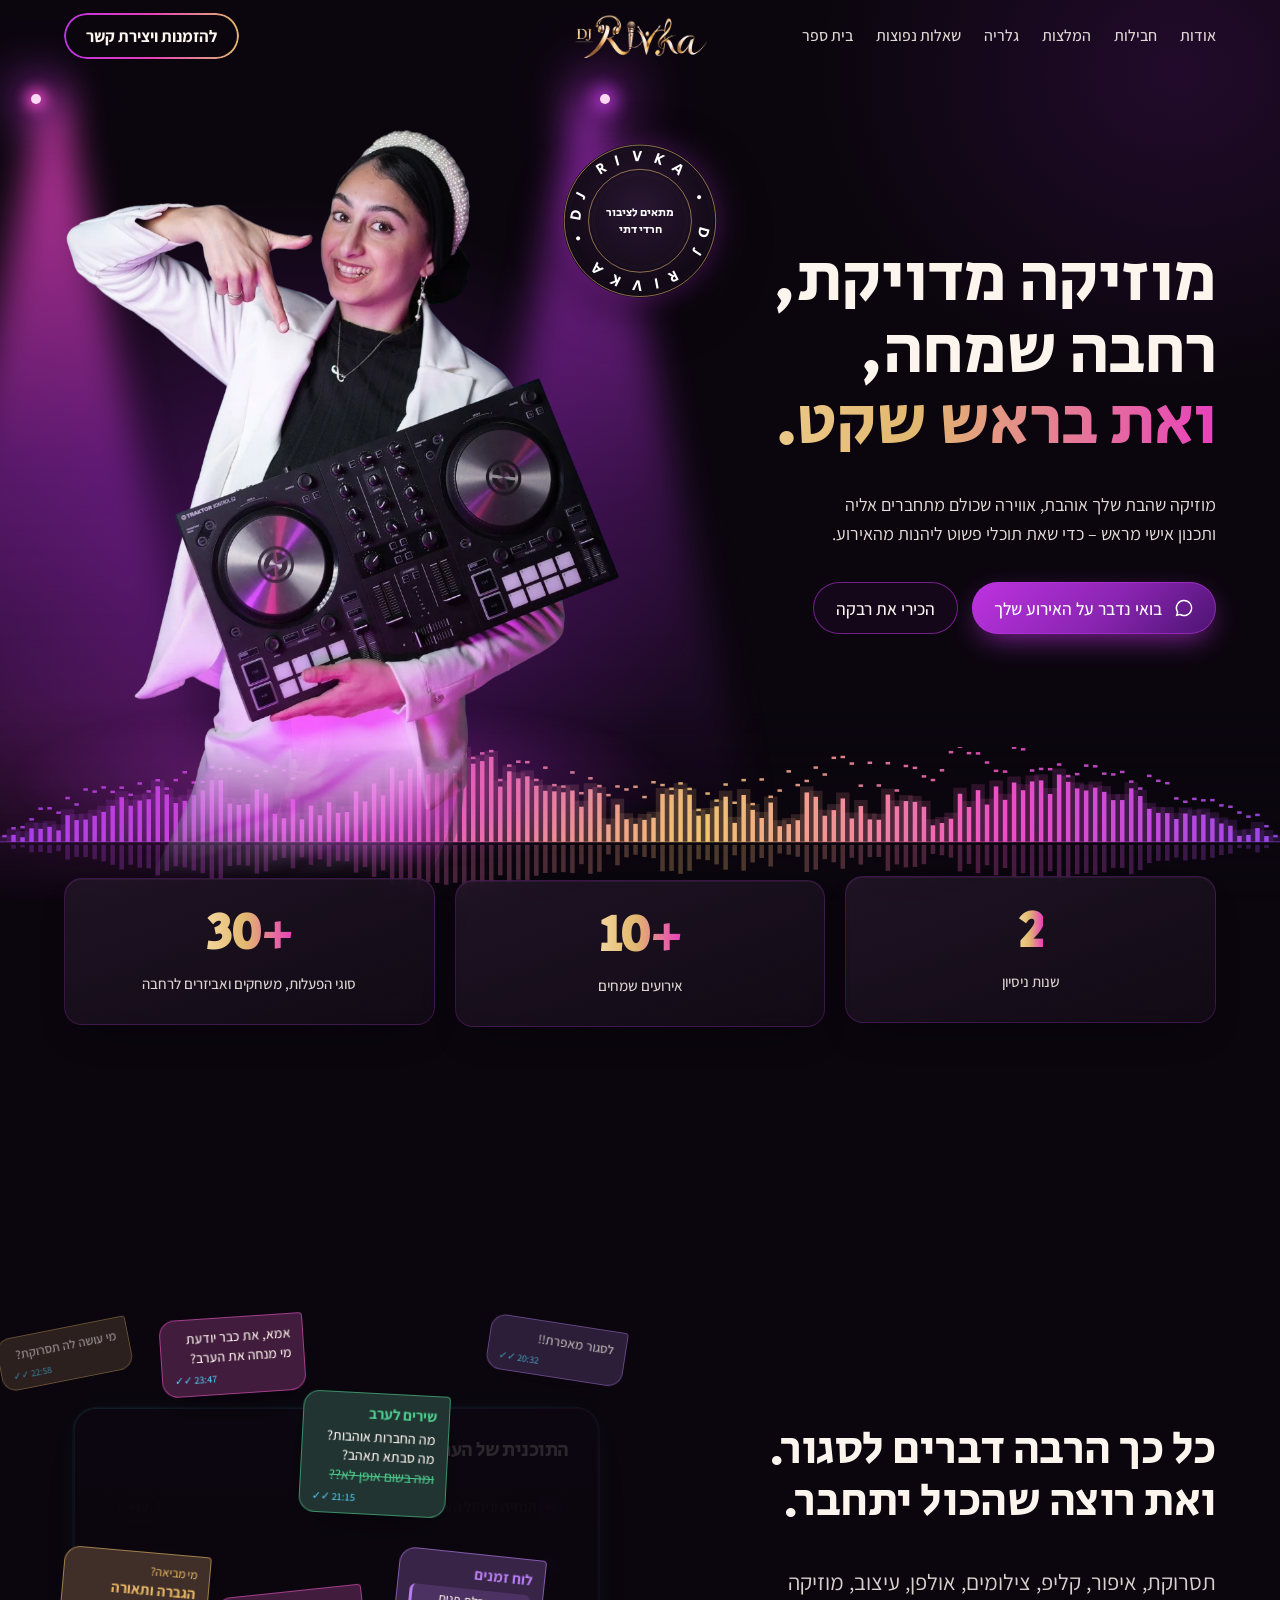
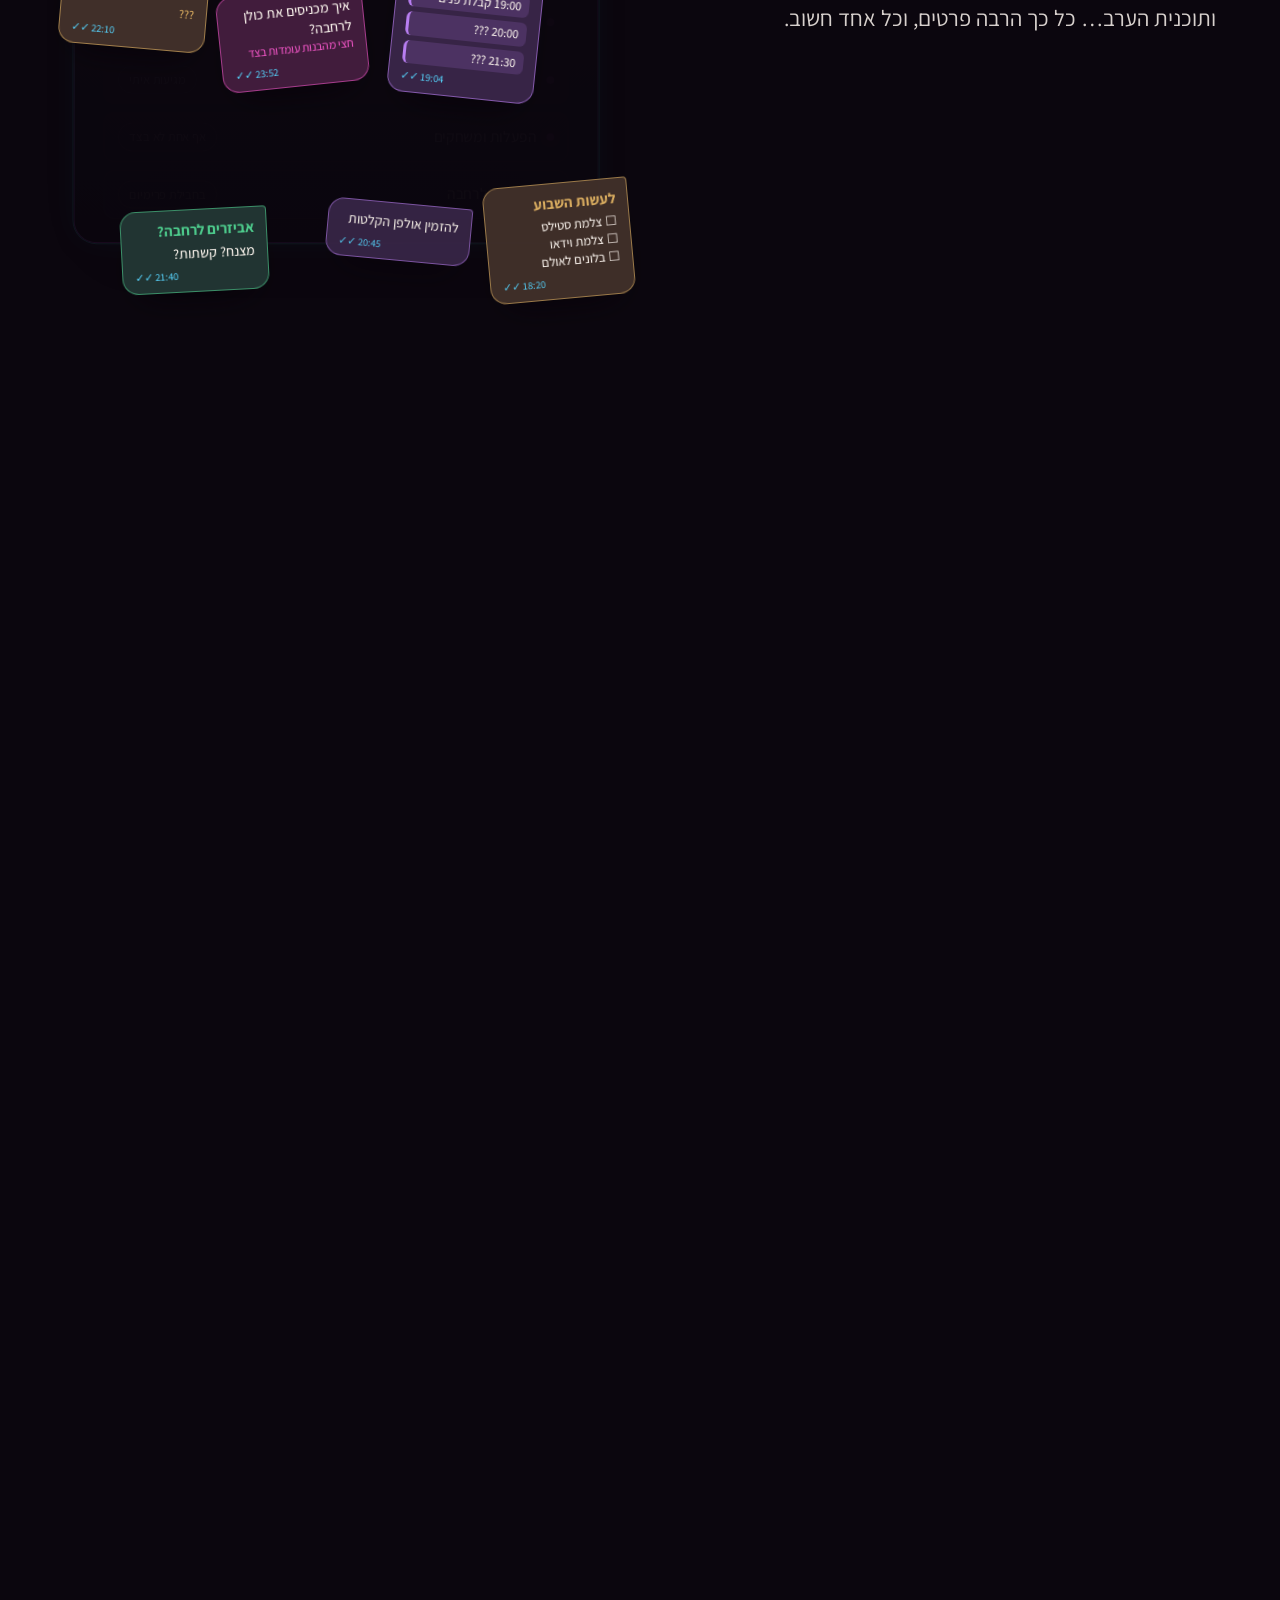
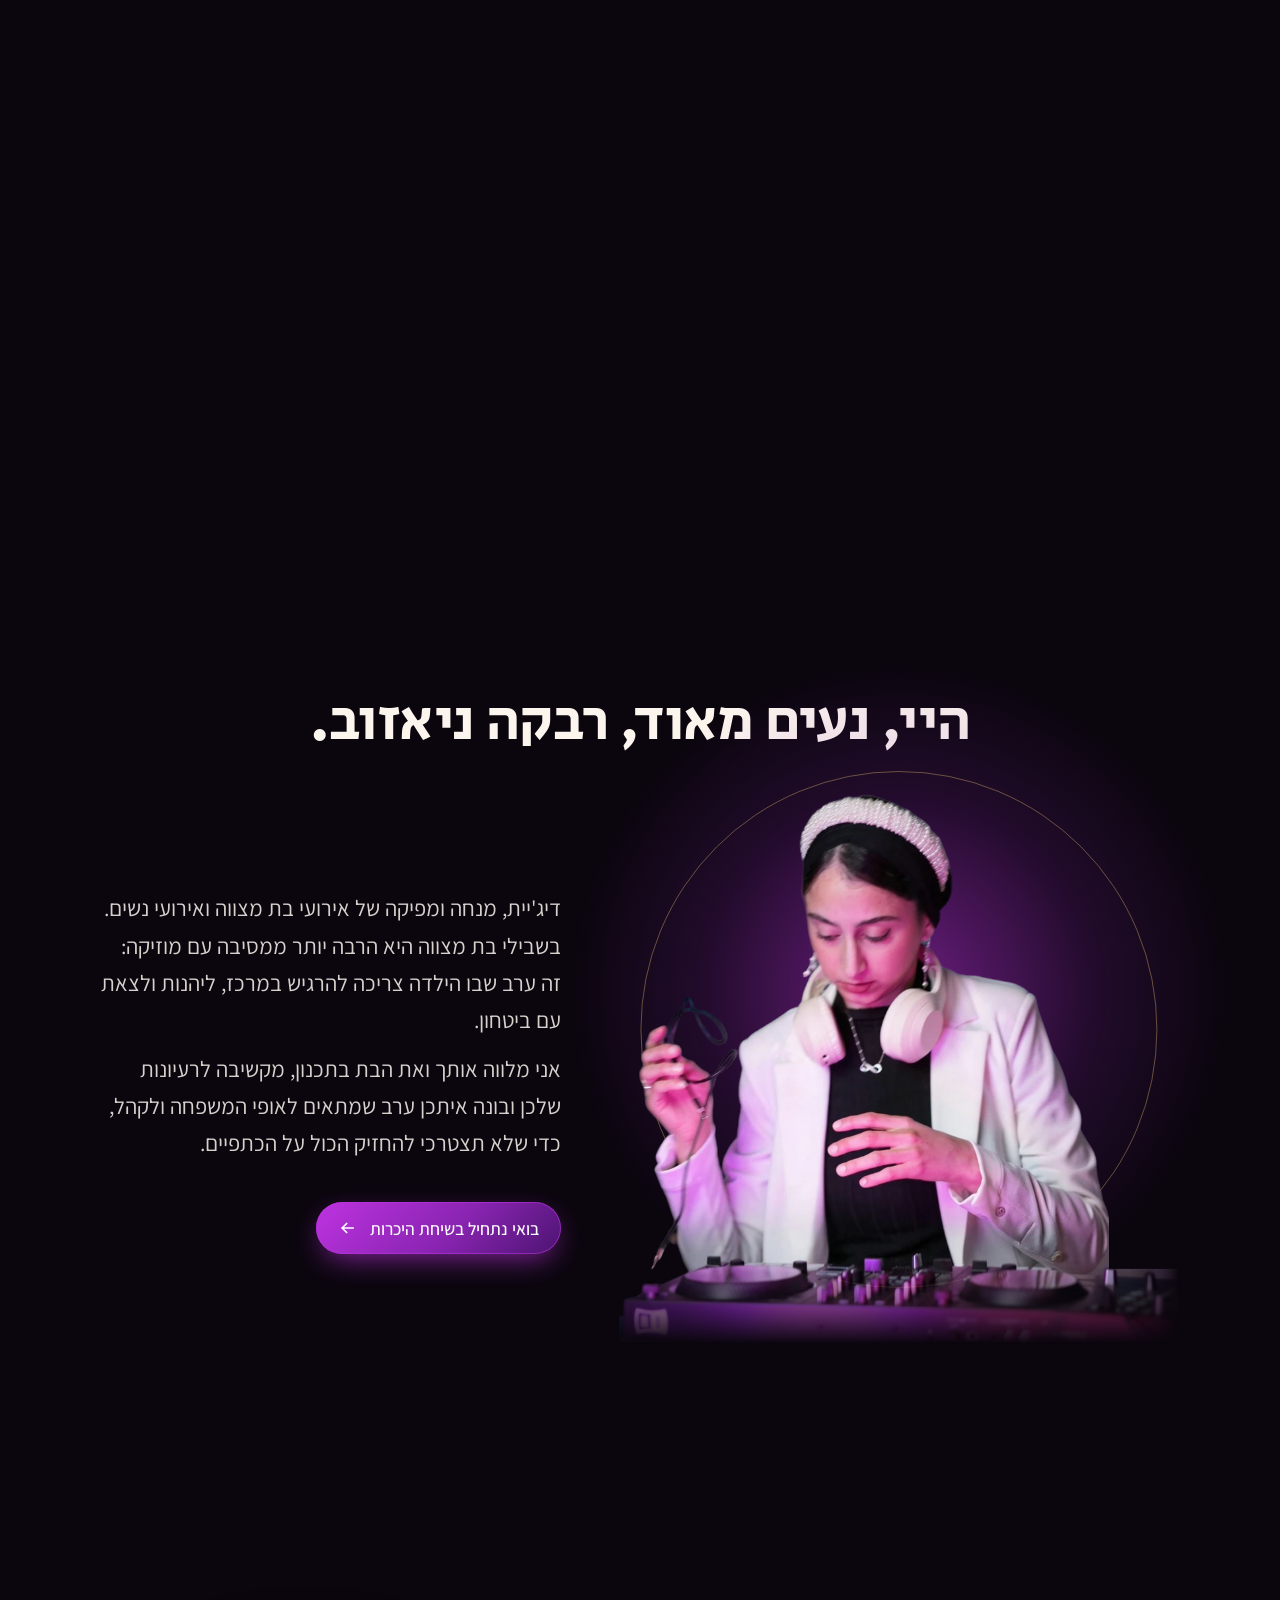
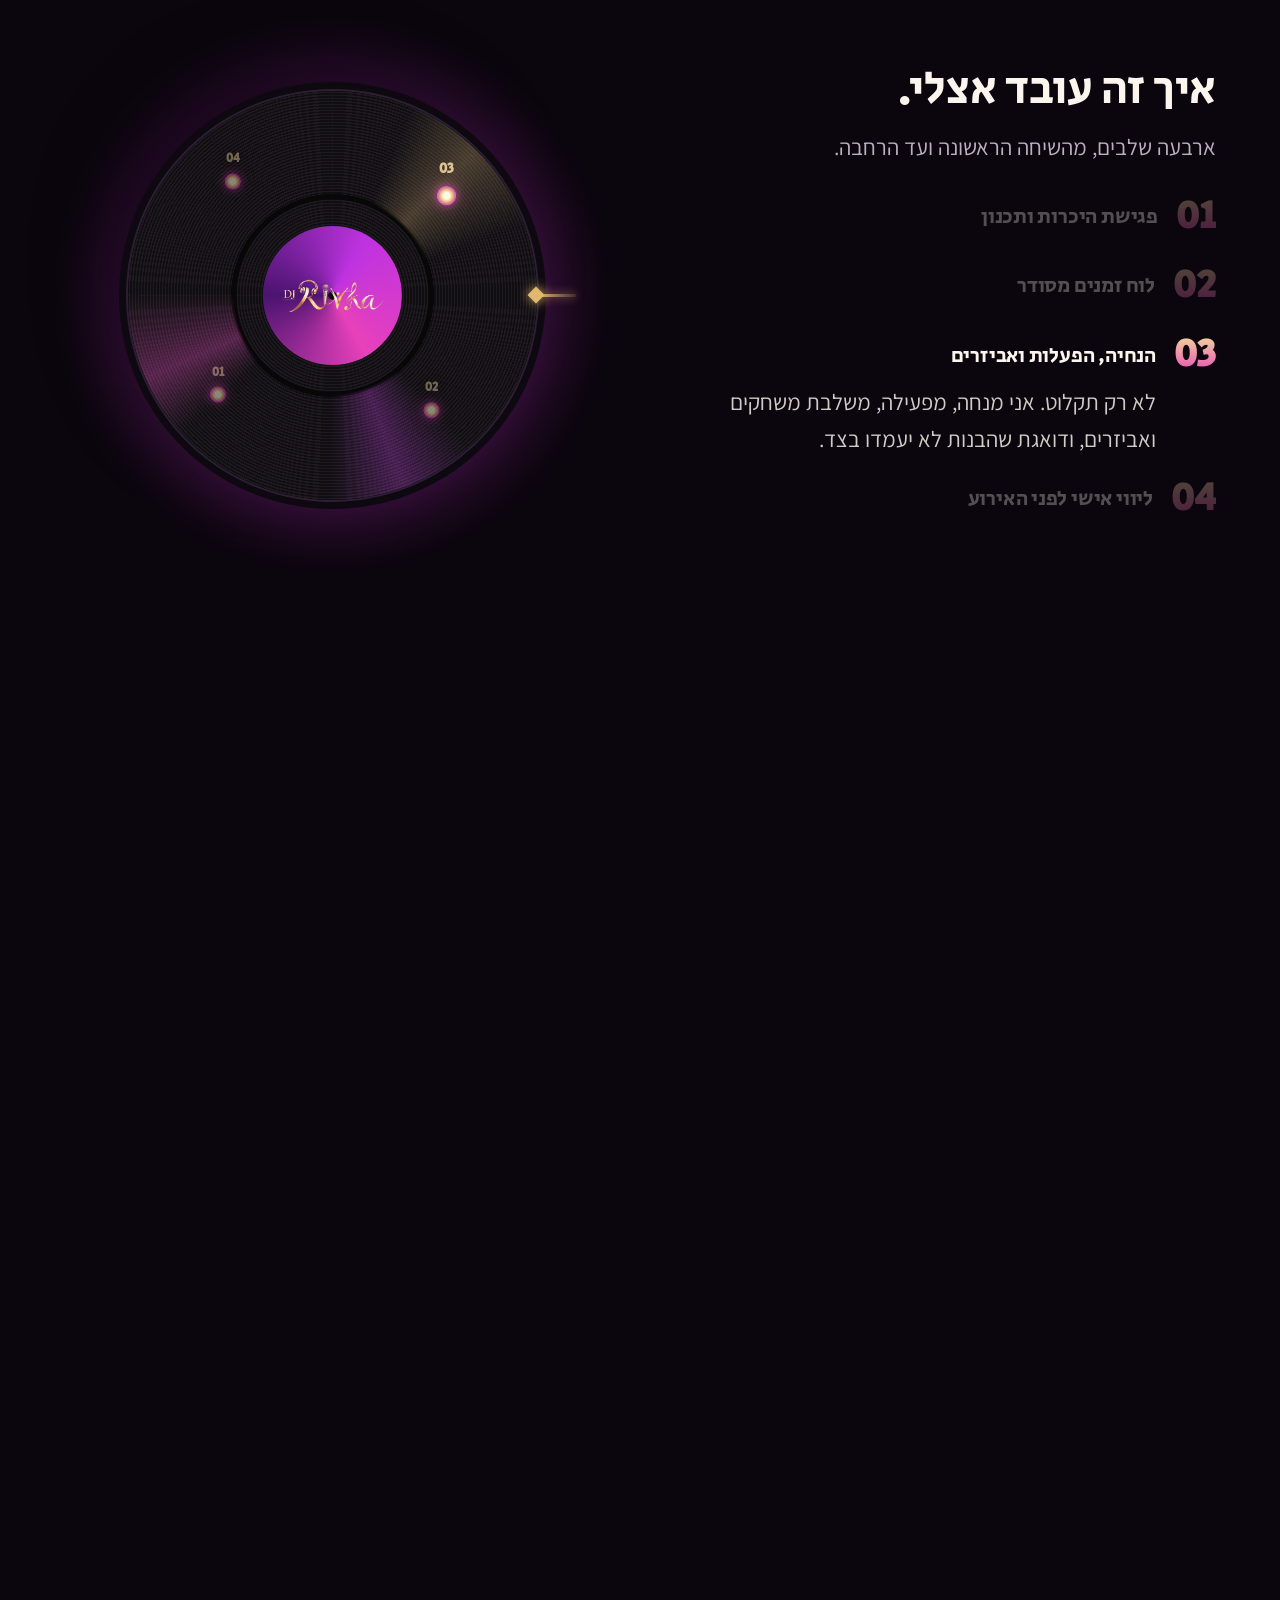
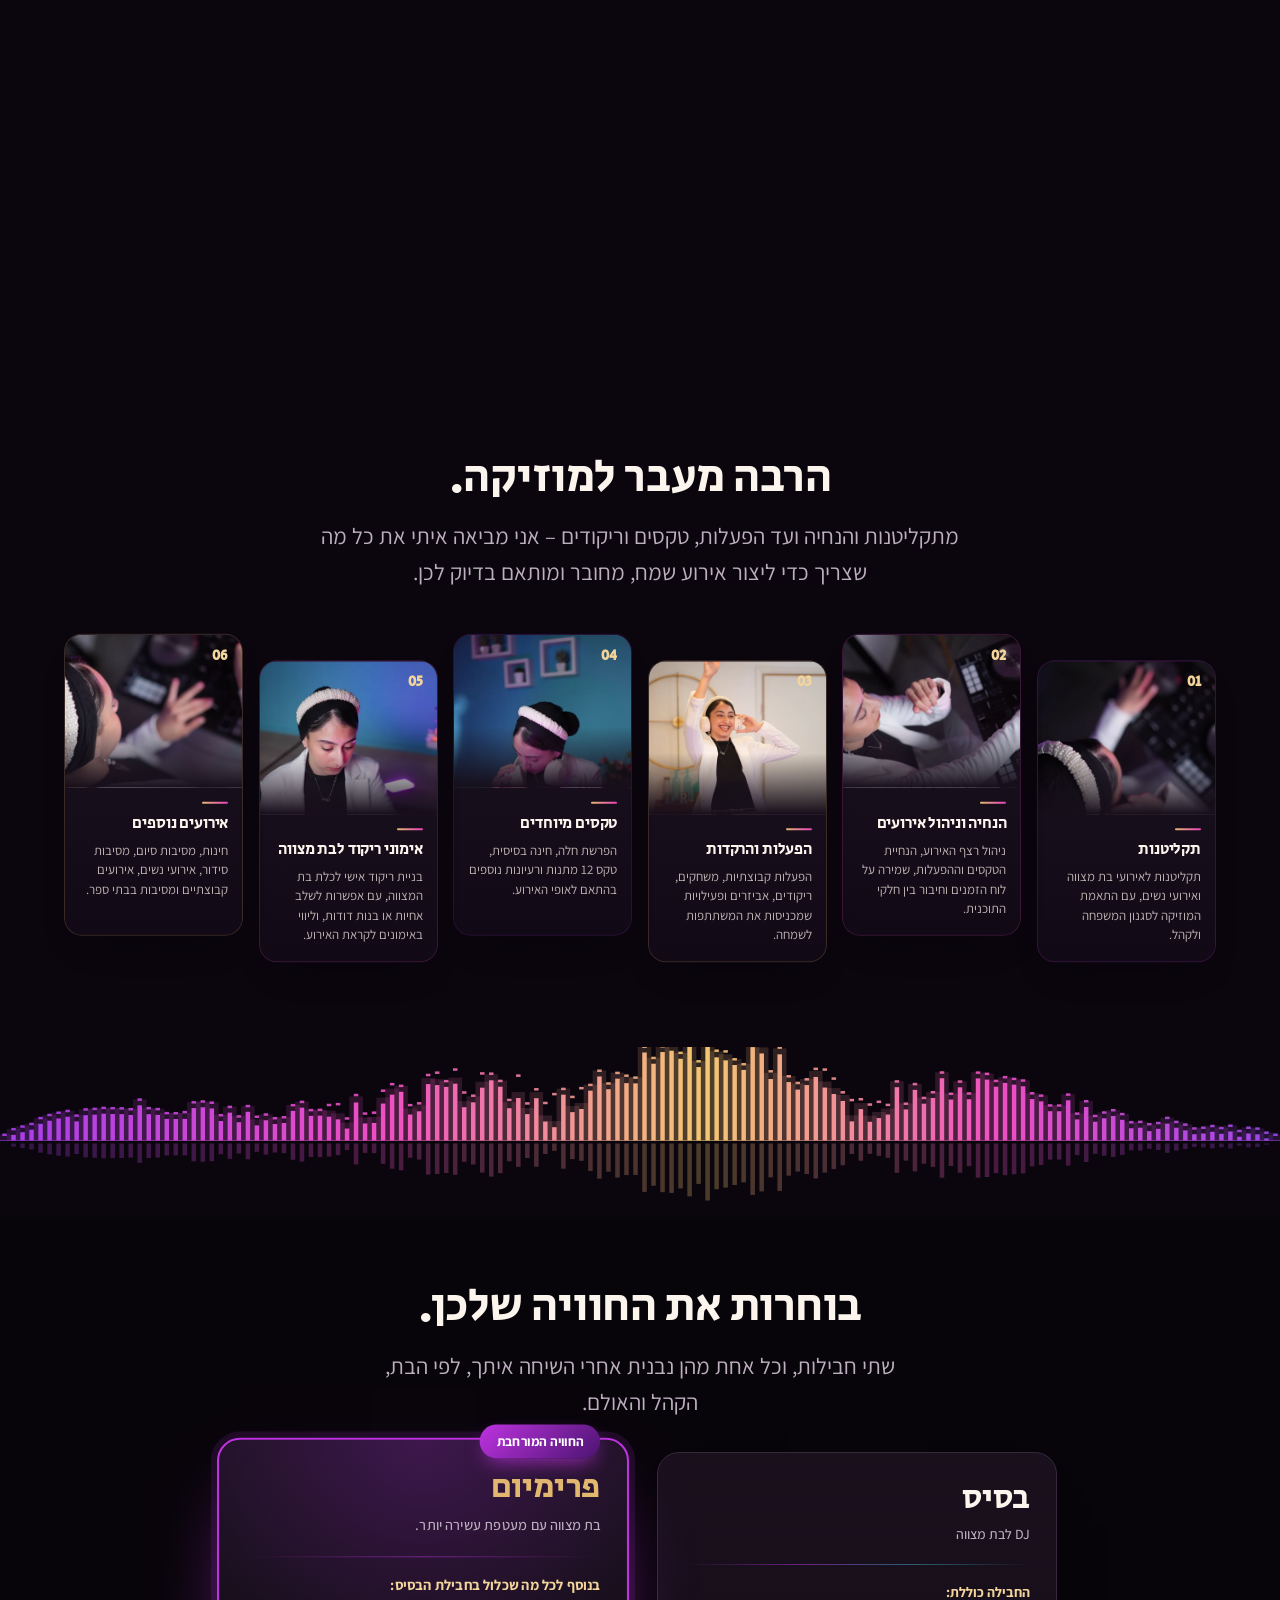
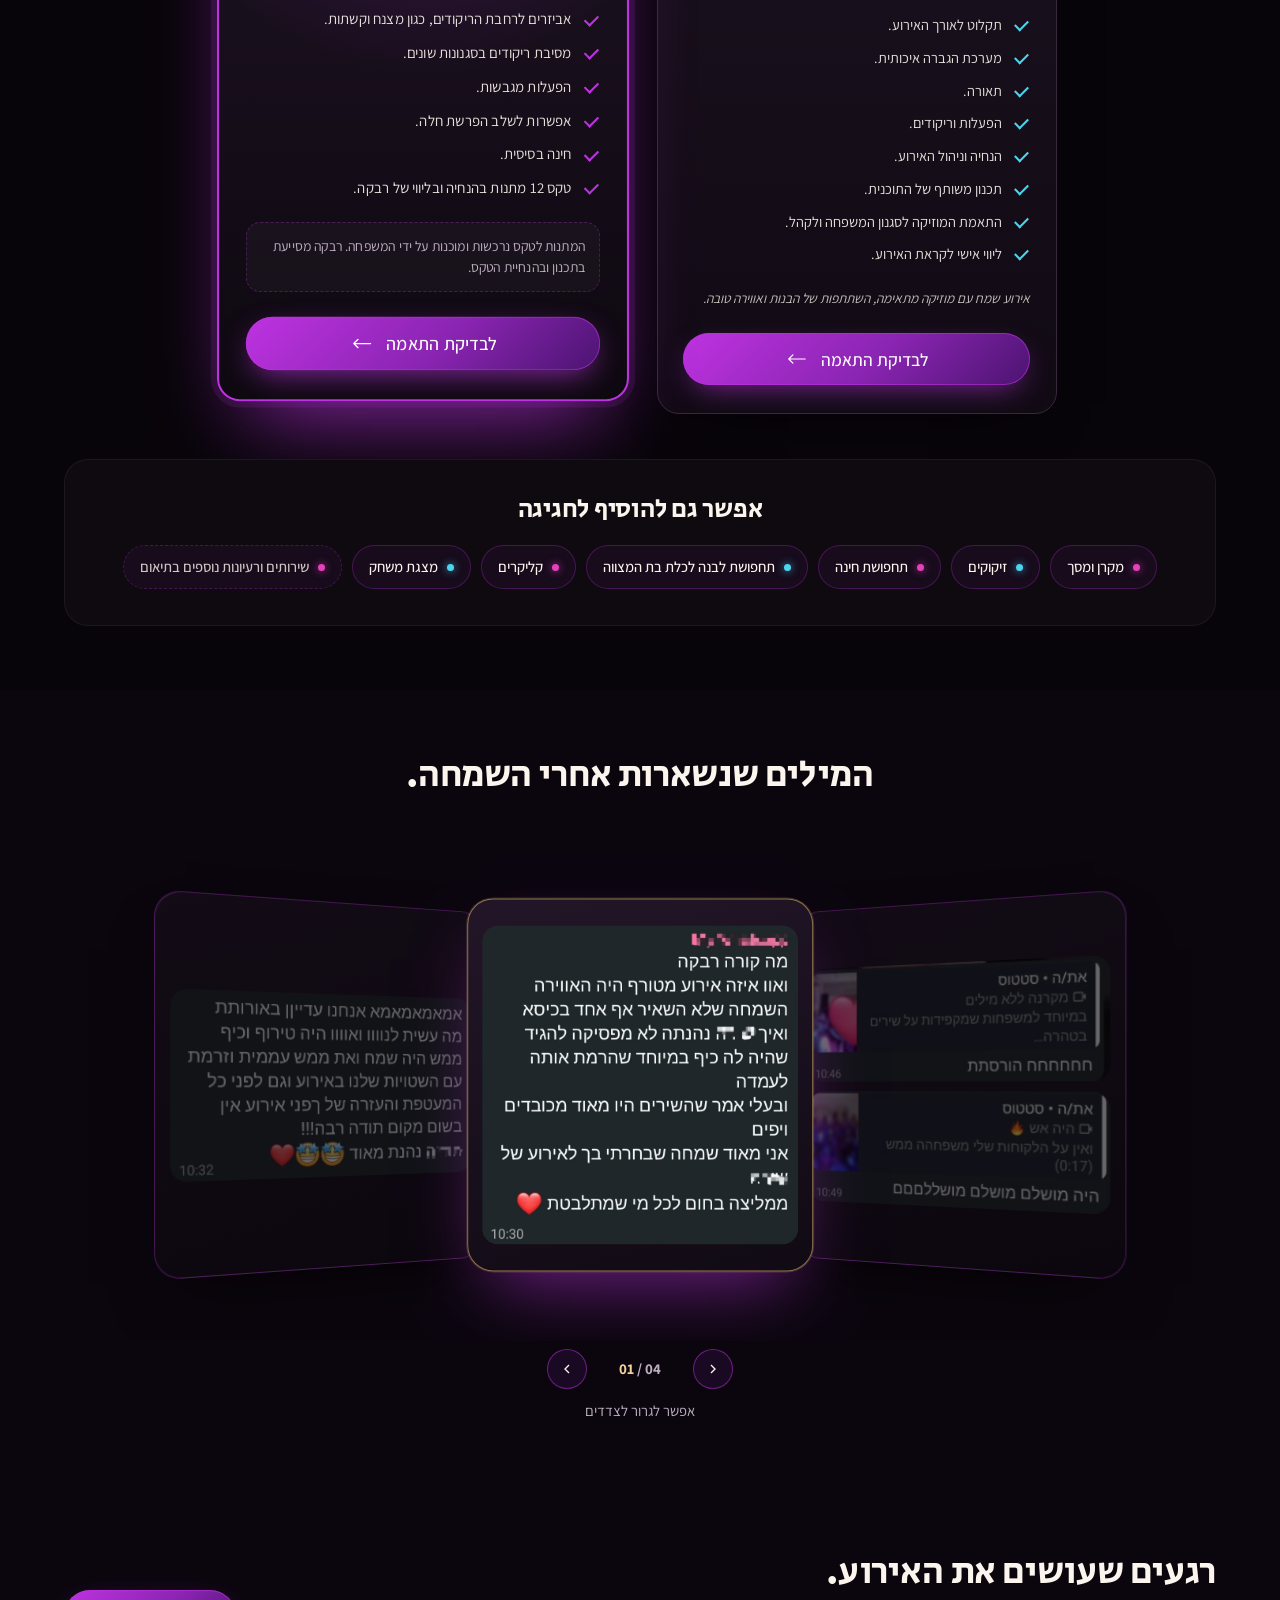
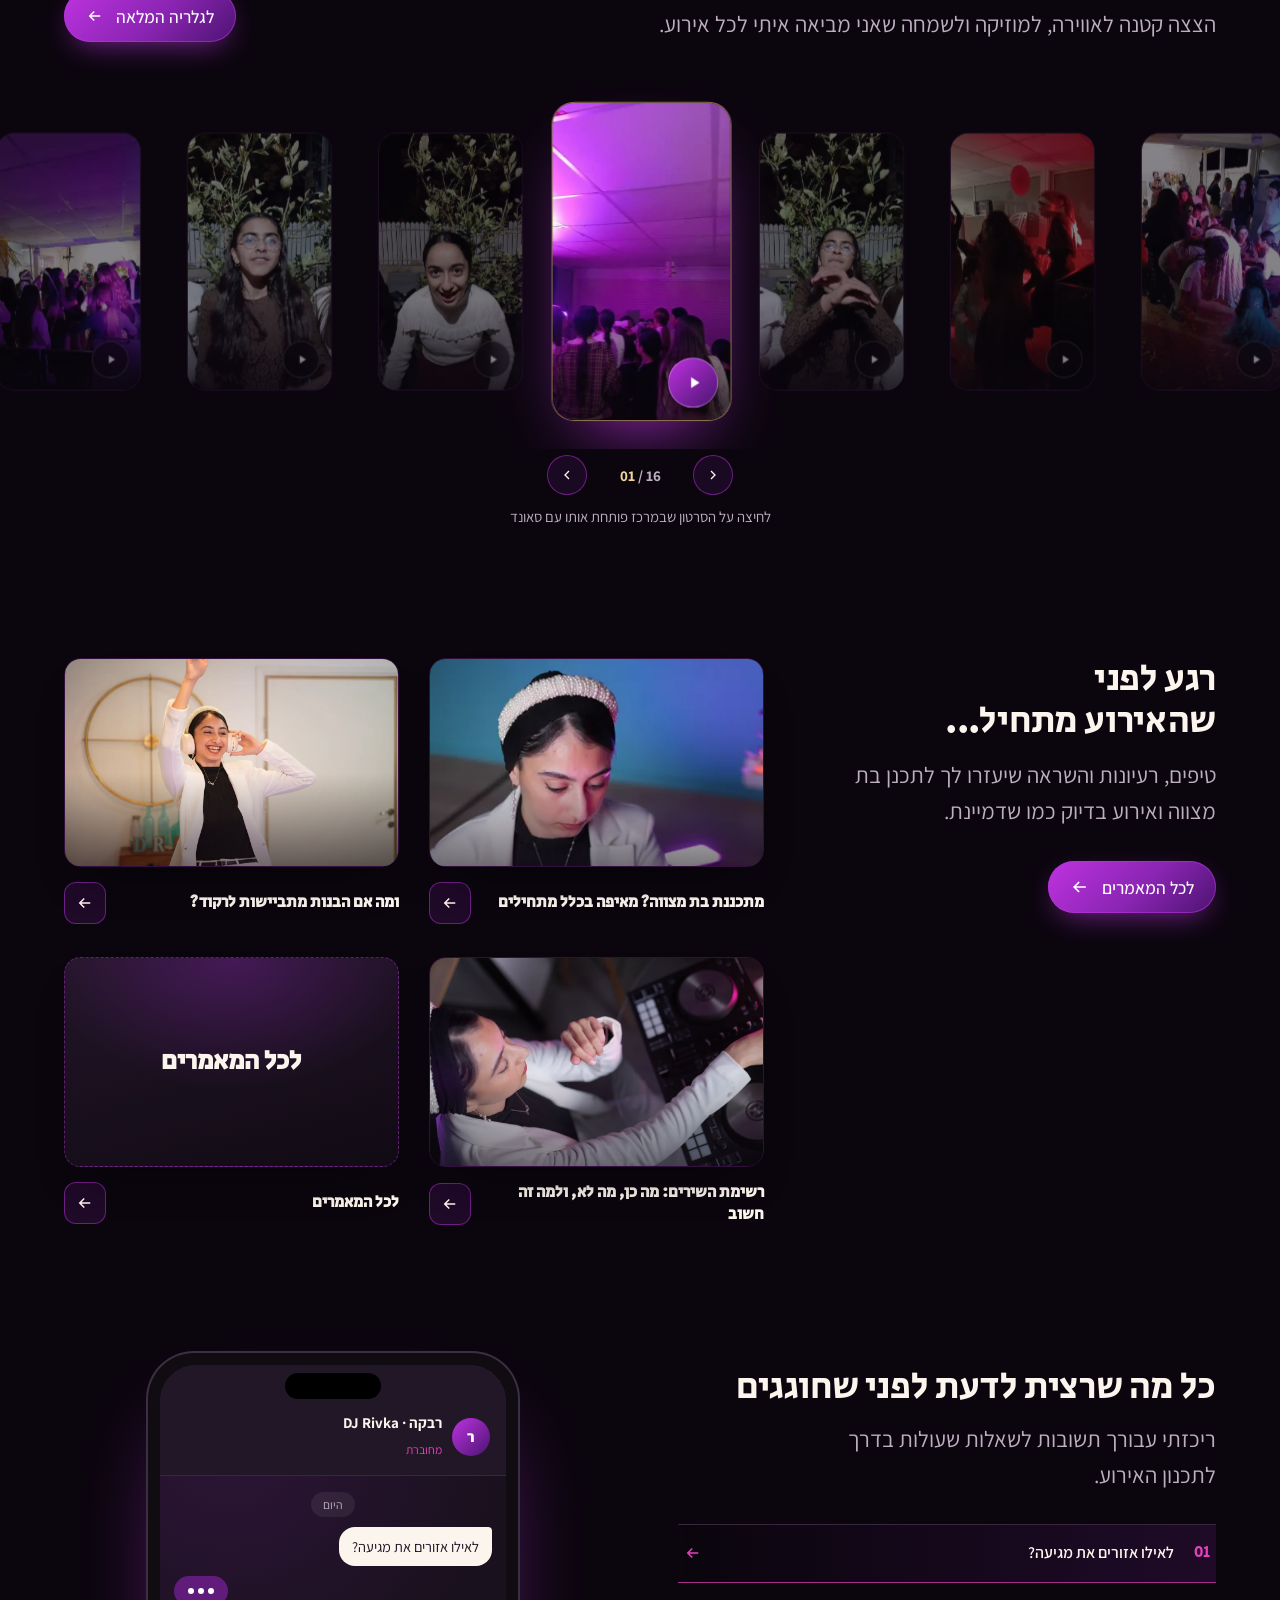
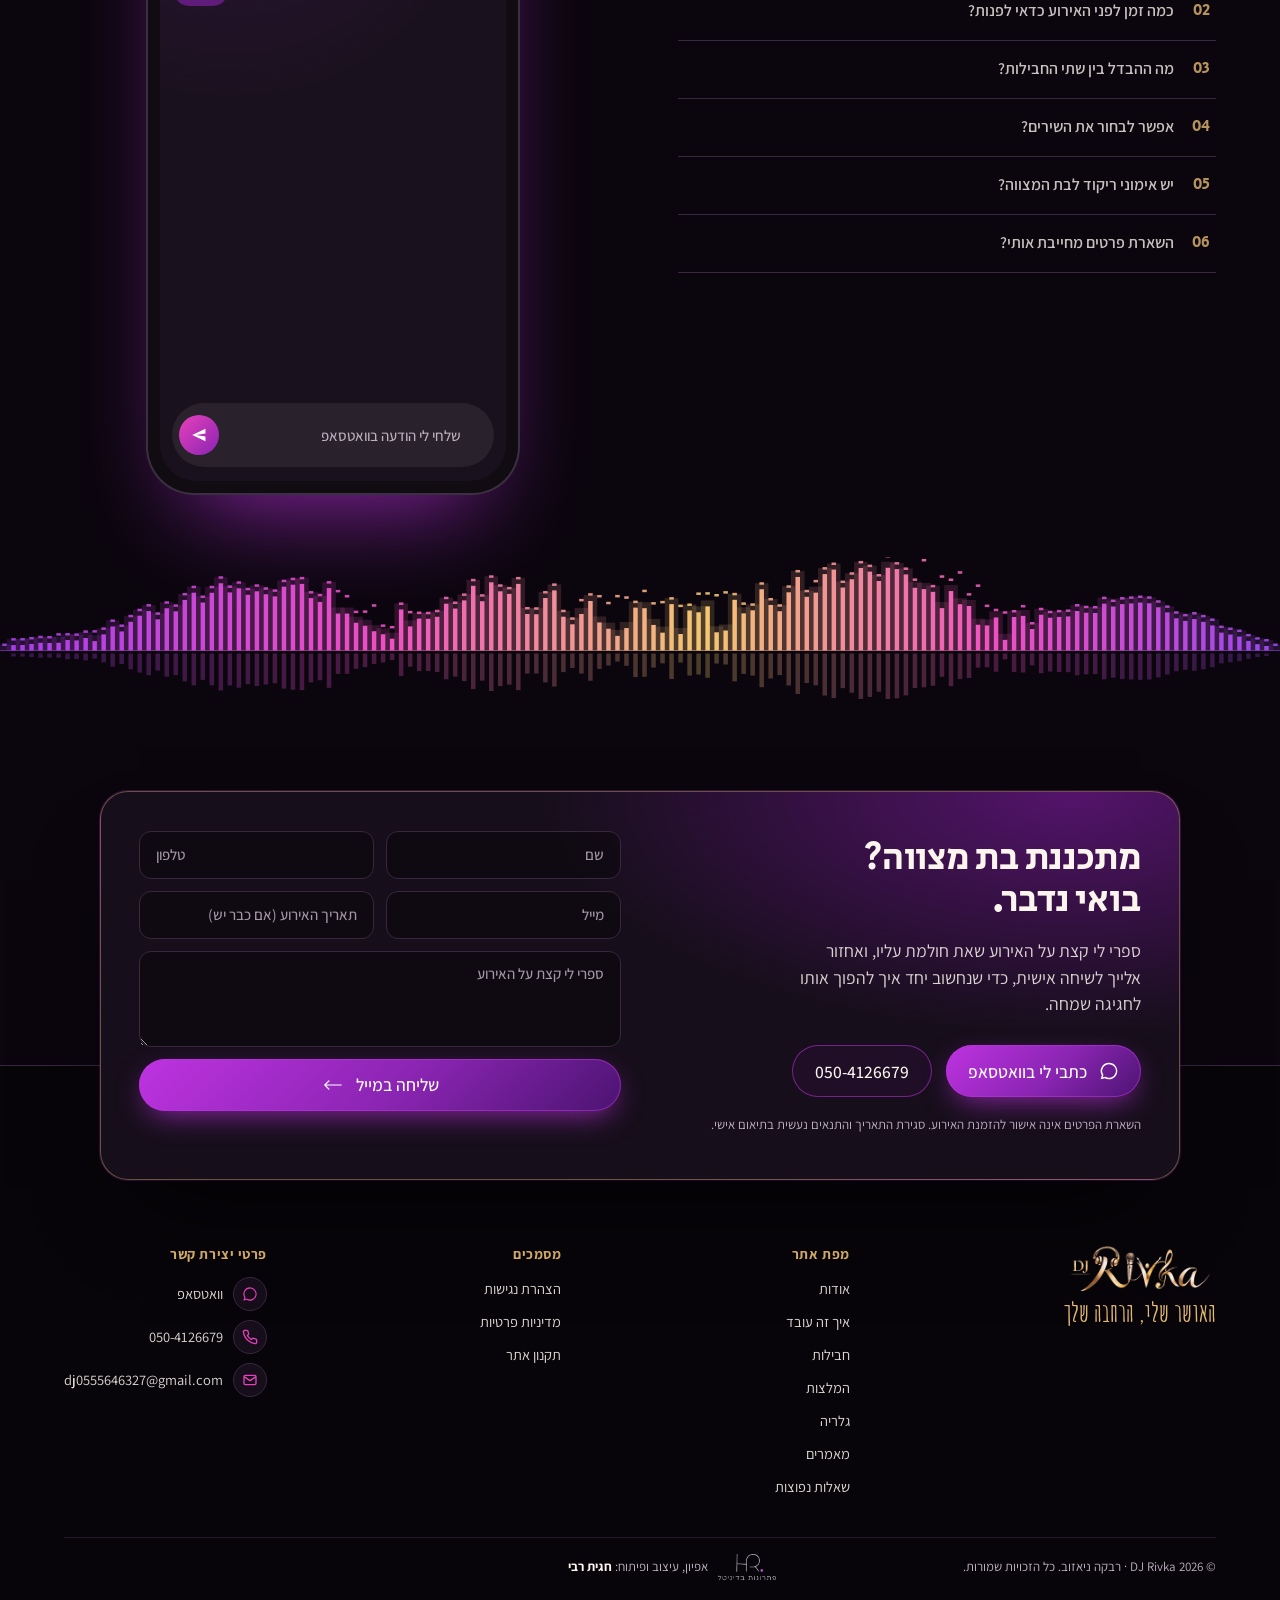
<file: link/index.html>
<!doctype html>
<html lang="he" dir="rtl">
<head>
<meta charset="utf-8">
<meta name="robots" content="noindex">
<title>DJ Rivka · רבקה ניאזוב | דיג׳יית ומנחה לבת מצווה</title>
<meta name="description" content="רבקה ניאזוב, דיג'יית, מנחה ומפעילה לבת מצווה ולאירועי נשים. תכנון אישי, לוח זמנים מסודר והנחיה שמכניסה את כולן לרחבה.">
<meta property="og:type" content="website">
<meta property="og:locale" content="he_IL">
<meta property="og:site_name" content="DJ Rivka">
<meta property="og:title" content="DJ Rivka · רבקה ניאזוב | דיג׳יית ומנחה לבת מצווה">
<meta property="og:description" content="רבקה ניאזוב, דיג'יית, מנחה ומפעילה לבת מצווה ולאירועי נשים. תכנון אישי, לוח זמנים מסודר והנחיה שמכניסה את כולן לרחבה.">
<meta property="og:url" content="https://hagitrabi.github.io/dj-rivka/link/">
<meta property="og:image" content="https://hagitrabi.github.io/dj-rivka/public/img/dj-rivka-share.jpg">
<meta property="og:image:secure_url" content="https://hagitrabi.github.io/dj-rivka/public/img/dj-rivka-share.jpg">
<meta property="og:image:type" content="image/jpeg">
<meta property="og:image:width" content="1200">
<meta property="og:image:height" content="630">
<meta property="og:image:alt" content="DJ רבקה ניאזוב עם קונטרולר, דיג׳יית ומנחה לבת מצווה">
<meta name="twitter:card" content="summary_large_image">
<meta name="twitter:image" content="https://hagitrabi.github.io/dj-rivka/public/img/dj-rivka-share.jpg">
<meta http-equiv="refresh" content="0; url=../?v=202611221126">
<script>location.replace('../?v=202611221126' + location.hash)</script>
</head>
<body><a href="../">DJ Rivka</a></body>
</html>
</file>
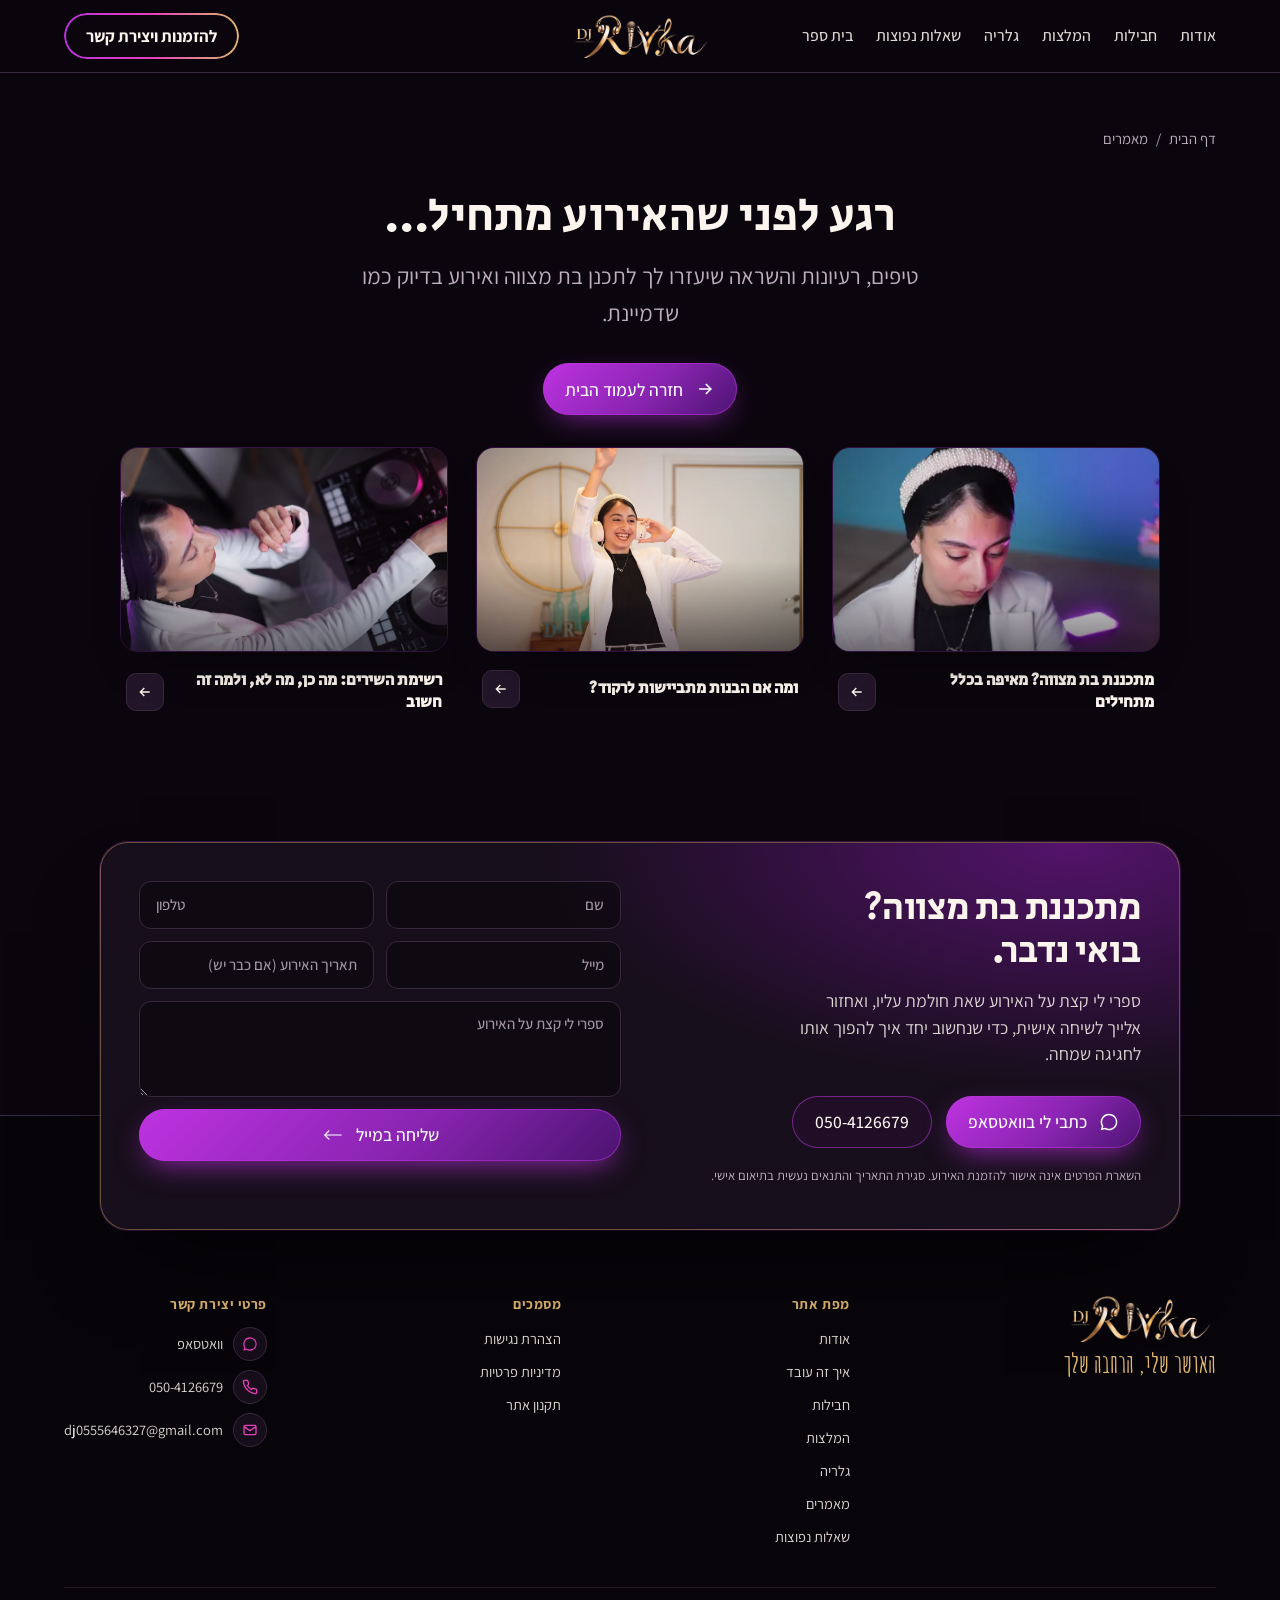
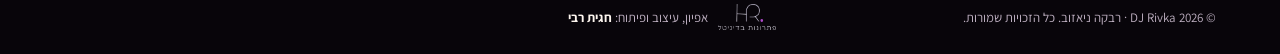
<file: articles.html>
<!doctype html>
<html lang="he" dir="rtl">
<head>
<meta charset="utf-8">
<meta name="robots" content="noindex, nofollow">
<meta name="viewport" content="width=device-width, initial-scale=1, viewport-fit=cover">
<title>מאמרים · DJ Rivka</title>
<meta name="description" content="טיפים, רעיונות והשראה לתכנון בת מצווה, מאת רבקה ניאזוב, DJ Rivka.">
<link rel="canonical" href="https://hagitrabi.github.io/dj-rivka/articles.html">
<meta property="og:type" content="website">
<meta property="og:locale" content="he_IL">
<meta property="og:site_name" content="DJ Rivka">
<meta property="og:title" content="מאמרים · DJ Rivka">
<meta property="og:description" content="טיפים, רעיונות והשראה לתכנון בת מצווה, מאת רבקה ניאזוב, DJ Rivka.">
<meta property="og:url" content="https://hagitrabi.github.io/dj-rivka/articles.html">
<meta property="og:image" content="https://hagitrabi.github.io/dj-rivka/public/img/dj-rivka-share.jpg">
<meta name="twitter:card" content="summary_large_image">

<meta name="theme-color" content="#0b060e">
<link rel="icon" type="image/png" sizes="32x32" href="public/img/icon-32.png?v=202611221126">
<link rel="icon" type="image/png" sizes="512x512" href="public/img/icon-512.png?v=202611221126">
<link rel="apple-touch-icon" href="public/img/icon-180.png?v=202611221126">
<link rel="preconnect" href="https://fonts.googleapis.com"><link rel="preconnect" href="https://fonts.gstatic.com" crossorigin>
<link rel="stylesheet" href="https://fonts.googleapis.com/css2?family=Amatic+SC:wght@700&family=Assistant:wght@400;500;600;700&family=Secular+One&display=swap" media="print" onload="this.media='all'">
<!-- built by build-pages.js from dj-rivka.html: do not edit the header, footer or shared styles here -->
<style>
/* tokens: the same HSL values go into index.css of the Lovable project */
:root{
  --background:278 38% 4%;      /* almost black, with a purple breath */
  --surface:280 30% 8%;
  --surface-2:282 30% 12%;
  --glow:284 70% 34%;           /* stage purple */
  --brand:283 66% 42%;          /* logo purple: buttons */
  --brand-hi:288 74% 54%;
  --brand-deep:276 70% 26%;
  --magenta:316 78% 58%;
  --gold:38 66% 66%;            /* logo gold: accents only */
  --gold-soft:40 78% 78%;
  --foreground:32 70% 96%;      /* milk */
  --muted:290 12% 72%;
  --border:284 22% 20%;
  --note-cream:40 90% 90%; --note-gold:40 80% 76%; --note-lilac:288 55% 86%; --note-ink:282 45% 14%;
  /* fonts chosen with ui-ux-pro-max ("Classic Elegant": a high-contrast serif with a clean sans), Hebrew versions */
  --font-display:'Frank Ruhl Libre',Georgia,serif; --font-body:'Heebo',Arial,sans-serif; --font-hand:'Amatic SC','Heebo',cursive;
  --radius:18px;
  /* aliases so older rules keep working */
  --primary:var(--gold); --primary-soft:var(--gold-soft);
}
*{box-sizing:border-box}
html{-webkit-text-size-adjust:100%;scroll-behavior:smooth}
body{margin:0;background:hsl(var(--background));color:hsl(var(--foreground));font:400 clamp(16px,1.15vw,18px)/1.65 var(--font-body);overflow-x:clip}
a{color:inherit}
p{margin:0}
img{max-width:100%;display:block}
:focus-visible{outline:2px solid hsl(var(--primary));outline-offset:3px;border-radius:6px}
h1,h2,h3{margin:0;font-family:var(--font-display);font-weight:700;line-height:1.12}
.wrap{width:min(1200px,100% - 2*clamp(20px,5vw,64px));margin-inline:auto}
section{position:relative}
.sec{padding-block:clamp(72px,10vw,128px)}
.h2{font-size:clamp(34px,4.6vw,60px)}
.lead{color:hsl(var(--muted));font-size:clamp(17px,1.35vw,20px);max-width:58ch}
.btn{display:inline-flex;align-items:center;justify-content:center;gap:10px;min-height:52px;padding:0 26px;border-radius:999px;font:700 17px var(--font-body);text-decoration:none;border:0;cursor:pointer;transition:background-color .2s ease,transform .2s ease}
/* main button: the logo purple, lit from inside like a stage light */
.btn-main{position:relative;color:#fff;background:linear-gradient(135deg,hsl(var(--brand-hi)),hsl(var(--brand)) 55%,hsl(var(--brand-deep)));box-shadow:0 0 0 1px hsl(var(--brand-hi)/.55) inset,0 10px 30px -8px hsl(var(--brand-hi)/.75);transition:box-shadow .25s ease,transform .2s ease,filter .25s ease}
.btn-main:hover{filter:brightness(1.12);box-shadow:0 0 0 1px hsl(var(--brand-hi)/.8) inset,0 14px 40px -6px hsl(var(--brand-hi)/.95)}
.btn-main:active{transform:scale(.98)}
.btn-ghost{background:hsl(var(--brand)/.08);color:hsl(var(--foreground));border:1px solid hsl(var(--brand-hi)/.55)}
.btn-ghost:hover{background:hsl(var(--brand)/.2);border-color:hsl(var(--brand-hi))}
.ico{width:22px;height:22px;flex:none}
.sr{position:absolute;width:1px;height:1px;overflow:hidden;clip-path:inset(50%)}

/* ---------- loading screen ---------- */
.loader{display:none}
.js .loader{position:fixed;inset:0;z-index:200;display:grid;place-items:center;background:radial-gradient(50% 50% at 50% 50%,hsl(var(--glow)/.45),hsl(var(--background)) 70%);transition:opacity .6s ease,visibility .6s ease}
.loader.done{opacity:0;visibility:hidden;pointer-events:none}
.loader-disc{position:relative;width:min(240px,62vw);aspect-ratio:1;display:grid;place-items:center}
.loader-ring{position:absolute;inset:0;width:100%;height:100%;animation:spin 1.6s linear infinite;filter:drop-shadow(0 0 10px hsl(var(--magenta)/.6))}
.loader-disc img{width:68%;height:auto;animation:breathe 2.4s ease-in-out infinite}
@keyframes spin{to{transform:rotate(360deg)}}
@keyframes breathe{50%{transform:scale(1.04);filter:drop-shadow(0 0 14px hsl(var(--gold)/.45))}}

/* ---------- header: the logo hangs in a tab at the center, links on both sides ---------- */
.top{position:fixed;inset-inline:0;top:0;z-index:50}
.top::before{content:"";position:absolute;inset:0 0 auto;height:72px;transition:background-color .3s ease,border-color .3s ease;border-bottom:1px solid transparent}
.top.solid::before{background:hsl(var(--background)/.9);backdrop-filter:blur(10px);border-color:hsl(var(--border))}
.top .wrap{position:relative;display:grid;grid-template-columns:minmax(0,1fr) auto minmax(0,1fr);align-items:start;gap:24px;height:72px}
.nav{display:flex;align-items:center;height:72px;gap:clamp(16px,2.2vw,34px);font-weight:500}
.nav a{text-decoration:none;opacity:.88;position:relative}
.nav a::after{content:"";position:absolute;inset-inline:0;bottom:-6px;height:2px;border-radius:2px;background:linear-gradient(90deg,hsl(var(--brand-hi)),hsl(var(--gold)));transform:scaleX(0);transition:transform .25s ease}
.nav a:hover{opacity:1}.nav a:hover::after{transform:scaleX(1)}
.nav-b{display:flex;align-items:center;justify-content:flex-end;gap:clamp(16px,2.2vw,34px);height:72px}
.logo-tab{position:relative;display:grid;place-items:center;width:250px;height:100px;margin-top:-1px;filter:drop-shadow(0 10px 22px hsl(280 60% 2%/.6))}
.logo-tab .tab-shape{position:absolute;inset:0;width:100%;height:100%}
.logo-tab img{position:relative;width:150px;height:auto;margin-top:-6px}
/* CTA with a ring of brand colors, like a light strip */
.btn-ring{position:relative;min-height:46px;padding:0 22px;font-size:15px;color:hsl(var(--foreground));background:hsl(var(--background));isolation:isolate}
.btn-ring::before{content:"";position:absolute;inset:0;z-index:-1;border-radius:inherit;padding:2px;background:linear-gradient(90deg,hsl(var(--brand-hi)),hsl(var(--magenta)),hsl(var(--gold)));-webkit-mask:linear-gradient(#000 0 0) content-box,linear-gradient(#000 0 0);-webkit-mask-composite:xor;mask-composite:exclude}
.btn-ring:hover{background:hsl(var(--brand)/.25)}
.btn-ring{white-space:nowrap}.nav a{white-space:nowrap}
.btn-ring .short,.btn-ring .ic{display:none}.btn-ring .ic{width:22px;height:22px}
@media (max-width:600px){.btn-ring .long{display:none}.btn-ring .short{display:inline}}
@media (max-width:400px){.btn-ring .short{display:none}.btn-ring .ic{display:block}.btn-ring{width:46px;padding:0}}
@media (max-width:1100px){
  .nav-a{visibility:hidden;width:0;overflow:hidden}.nav-b .nav{display:none}
  .top::before{height:64px}.top .wrap,.nav-b{height:64px}
  .logo-tab{width:190px;height:80px}.logo-tab img{width:116px}
  .btn-ring{min-height:42px;padding:0 14px;font-size:14px}
}
@media (max-width:480px){.top .wrap{gap:8px}.logo-tab{width:160px;height:70px}.logo-tab img{width:98px}.btn-ring{padding:0 12px;font-size:13px}}

/* ---------- 01 hero ---------- */
.hero{min-height:100dvh;display:grid;align-items:center;overflow:hidden;padding-top:104px;isolation:isolate}
.hero::before{content:"";position:absolute;inset:0;z-index:-3;background:
  radial-gradient(46% 60% at 22% 64%,hsl(var(--glow)/.55),transparent 70%),
  radial-gradient(30% 40% at 8% 96%,hsl(var(--magenta)/.22),transparent 70%),
  radial-gradient(40% 50% at 92% 8%,hsl(var(--glow)/.22),transparent 70%),
  hsl(var(--background));
  /* the stage light fades out before the hero ends, so there is no edge above the stats */
  -webkit-mask-image:linear-gradient(#000 78%,transparent);mask-image:linear-gradient(#000 78%,transparent)}
/* the soundtrack: a live equalizer under the stage */
.hero .wave{position:absolute;inset-inline:0;bottom:0;z-index:-1;width:100%;height:clamp(110px,17vh,170px);pointer-events:none}
.hero .copy{padding-bottom:clamp(90px,14vh,150px)}
.wave-band{position:relative;height:clamp(110px,14vw,170px);overflow:hidden}
.wave-band .wave{position:absolute;inset:0;width:100%;height:100%}
.wave-band .label{position:absolute;inset-inline-start:clamp(20px,5vw,64px);top:12%;z-index:1;font:700 14px var(--font-body);letter-spacing:.18em;color:hsl(var(--foreground)/.75);display:flex;align-items:center;gap:10px}
.wave-band .label i{width:9px;height:9px;border-radius:50%;background:hsl(var(--magenta));box-shadow:0 0 12px hsl(var(--magenta));animation:live 1.4s ease-in-out infinite}
@keyframes live{50%{opacity:.35}}
.hero .wrap{display:grid;grid-template-columns:1.15fr .85fr;align-items:center;gap:clamp(24px,4vw,64px)}
.hero h1{font-size:clamp(40px,4.7vw,74px);font-weight:900;line-height:1.06;letter-spacing:-.01em}
.hero h1 span{display:block;white-space:nowrap}
.hero h1 .glow{background:linear-gradient(90deg,hsl(var(--gold-soft)),hsl(var(--gold)) 45%,hsl(var(--magenta)) 100%);-webkit-background-clip:text;background-clip:text;color:transparent;padding-bottom:.08em}
.hero .lead{margin-top:26px;color:hsl(var(--foreground)/.9);font-size:clamp(18px,1.4vw,21px);max-width:54ch}
@media (max-width:860px){.br-d{display:none}}
.hero .acts{display:flex;flex-wrap:wrap;align-items:center;gap:14px;margin-top:34px}
/* stage: Rivka lit by purple beams from the rig above */
.stage{position:relative;align-self:end;height:min(84dvh,760px);display:flex;justify-content:center;isolation:isolate}
.stage img{position:relative;z-index:2;height:100%;width:auto;max-width:none;object-fit:contain;object-position:bottom;
  -webkit-mask-image:linear-gradient(to bottom,#000 82%,transparent);mask-image:linear-gradient(to bottom,#000 82%,transparent)}
.lamp{position:absolute;z-index:0;top:-4%;width:10px;height:10px;border-radius:50%;background:hsl(320 100% 92%);box-shadow:0 0 14px 5px hsl(var(--magenta)),0 0 50px 18px hsl(var(--brand-hi)/.6)}
.lamp.l1{left:-6%}.lamp.l2{right:2%;box-shadow:0 0 18px 6px hsl(var(--brand-hi)),0 0 60px 20px hsl(var(--brand-hi)/.6)}
/* the beam shape is clipped on the inner layer and blurred on the outer one, so its edges stay soft */
.spot{position:absolute;z-index:1;top:-4%;width:72%;height:110%;pointer-events:none;mix-blend-mode:screen;filter:blur(18px);transform-origin:50% 0;animation:sway 7s ease-in-out infinite alternate}
.spot::before{content:"";position:absolute;inset:0;background:var(--beam);clip-path:polygon(48% 0,52% 0,96% 100%,4% 100%)}
.spot.s1{left:-38%;--r:-24deg;--beam:linear-gradient(to bottom,hsl(var(--magenta)/.85),hsl(var(--brand-hi)/.38) 45%,hsl(var(--brand-hi)/.08) 85%,transparent)}
.spot.s2{right:-30%;--r:20deg;animation-duration:9s;--beam:linear-gradient(to bottom,hsl(var(--brand-hi)/.75),hsl(var(--brand)/.3) 50%,transparent 90%)}
@keyframes sway{from{transform:rotate(var(--r))}to{transform:rotate(calc(var(--r) * .8))}}
.pool{position:absolute;z-index:1;bottom:2%;left:50%;width:120%;height:22%;transform:translateX(-50%);border-radius:50%;background:radial-gradient(closest-side,hsl(var(--magenta)/.45),hsl(var(--brand-hi)/.18) 55%,transparent);filter:blur(6px)}
@media (max-width:860px){
  .hero{padding-top:80px;align-items:start}
  .hero .wrap{grid-template-columns:1fr;gap:0}
  .stage{order:-1;height:min(48dvh,420px);margin-top:8px}
  .hero .copy{padding-bottom:120px}
  .hero .acts .btn{width:100%}
  .hero h1 span{white-space:normal}
}

/* ---------- 02 numbers: a row of glass cards, each with an icon, a number and a label ---------- */
/* sits right under Rivka: 15px from the hero */
.numbers{position:relative;padding-block:15px clamp(40px,6vw,72px);background:transparent}
.numbers ul{list-style:none;margin-block:0;padding:0;display:grid;grid-template-columns:repeat(4,1fr);gap:clamp(12px,1.6vw,20px)}
.stat{position:relative;display:grid;justify-items:center;align-content:start;gap:10px;padding:clamp(22px,2.4vw,30px) 14px;text-align:center;border-radius:18px;
  background:linear-gradient(160deg,hsl(var(--surface-2)/.85),hsl(var(--surface)/.6));border:1px solid hsl(var(--brand-hi)/.22);
  box-shadow:0 1px 0 hsl(0 0% 100%/.05) inset,0 18px 40px -24px hsl(280 60% 2%/.9);backdrop-filter:blur(8px);
  transition:transform .3s ease,border-color .3s ease,box-shadow .3s ease}
.stat:hover{transform:translateY(-4px);border-color:hsl(var(--brand-hi)/.55);box-shadow:0 1px 0 hsl(0 0% 100%/.06) inset,0 22px 44px -20px hsl(var(--brand-hi)/.55)}
.stat b{display:block;direction:ltr;unicode-bidi:isolate;font:900 clamp(38px,4vw,54px)/1 var(--font-display);font-variant-numeric:tabular-nums;
  background:linear-gradient(90deg,hsl(var(--gold-soft)),hsl(var(--gold)) 45%,hsl(var(--magenta)) 100%);-webkit-background-clip:text;background-clip:text;color:transparent;padding-bottom:.06em}
.stat span{color:hsl(var(--foreground)/.86);font:500 clamp(15px,1.15vw,18px)/1.4 var(--font-body)}
@media (max-width:760px){.numbers ul{grid-template-columns:repeat(2,1fr)}}

/* ---------- 03 the mess: the heading stays on top, the notes fold into one card as she scrolls ---------- */
.mess{overflow-x:clip}
.mess .pin{display:flex;align-items:center;padding-top:clamp(84px,11vh,120px)}
.mess-grid{display:grid;grid-template-columns:1fr 1fr;align-items:center;gap:clamp(32px,5vw,80px)}
.mess .head{text-align:start}
.mess h2{font-size:clamp(34px,3.7vw,56px);font-weight:900;line-height:1.08}
.mess h2 span{display:block}
.mess h2 .glow{color:inherit;padding-bottom:.08em}
.mess .sub{position:relative;margin:16px 0 0;max-width:60ch;min-height:3.3em;font-size:clamp(17px,1.4vw,21px)}
.mess .sub p{color:hsl(var(--foreground)/.85);transition:opacity .4s ease}
.mess .sub .after{position:absolute;inset:0;opacity:0;font:700 clamp(19px,1.6vw,24px)/1.4 var(--font-display);color:hsl(var(--gold-soft))}
.mess .hint{margin-top:6px;font-size:14px;color:hsl(var(--muted))}

/* the stage: the card in the middle, the notes scattered across the whole width */
.stage-m{position:relative;min-height:0;display:grid;place-items:center;padding-block:clamp(16px,3vh,32px)}
.mess.scrolly .stage-m{height:min(78vh,660px)}
.plan{position:relative;z-index:1;width:min(880px,100%);padding:clamp(20px,2.4vw,30px);border-radius:28px;
  background:linear-gradient(160deg,hsl(var(--surface-2)/.92),hsl(var(--surface)/.85));border:1px solid hsl(var(--brand-hi)/.3);
  box-shadow:0 1px 0 hsl(0 0% 100%/.05) inset,0 30px 70px -30px hsl(var(--brand-hi)/.55)}
.plan-top{display:flex;flex-wrap:wrap;align-items:baseline;justify-content:space-between;gap:6px 16px;margin-bottom:16px}
.plan-top h3{font-size:clamp(22px,2vw,28px);font-weight:900}
.plan-top small{font-size:13px;font-weight:700;color:hsl(var(--gold-soft))}
.plan ul{list-style:none;margin:0;padding:0;display:grid;grid-template-columns:1fr;gap:10px}
.plan li{display:flex;align-items:center;gap:10px;min-height:52px;padding:10px 14px;border-radius:14px;background:hsl(var(--brand)/.14);border:1px solid hsl(var(--brand-hi)/.22);font-weight:500}
.plan li::before{content:"";width:9px;height:9px;flex:none;border-radius:3px;background:hsl(var(--magenta));box-shadow:0 0 10px hsl(var(--magenta)/.7)}
.plan li em{margin-inline-start:auto;font-style:normal;font-size:13px;font-weight:700;padding:3px 10px;border-radius:999px;background:hsl(var(--gold)/.16);color:hsl(var(--gold-soft));white-space:nowrap}

/* the notes: each one a different kind of mess, all in the site's colours */
.bits{position:absolute;inset:0;z-index:2;pointer-events:none}
.bit{pointer-events:auto;cursor:default;transition:scale .35s cubic-bezier(.22,1,.36,1),translate .35s cubic-bezier(.22,1,.36,1),box-shadow .35s ease}
.bit:hover{z-index:5;scale:1.1;translate:0 -8px;box-shadow:0 28px 46px -14px hsl(280 60% 2%/.95),0 0 0 2px hsl(var(--gold)/.65),0 0 34px hsl(var(--magenta)/.5)}
.plan li{transition:background-color .3s ease,border-color .3s ease,translate .3s ease}
.plan li:hover{background:hsl(var(--brand)/.26);border-color:hsl(var(--gold)/.55);translate:-4px 0}
@media (prefers-reduced-motion:reduce){.bit,.plan li{transition:none}.bit:hover{scale:none;translate:none}.plan li:hover{translate:none}}
.bit{position:absolute;left:0;top:0;width:clamp(140px,11.5vw,175px);padding:12px 14px;border-radius:12px;font-size:14px;line-height:1.35;color:hsl(var(--note-ink));
  box-shadow:0 18px 34px -12px hsl(280 60% 2%/.8);will-change:transform,opacity}
.bit b{display:block;font:700 22px/1.1 var(--font-hand)}
.bit.sticky{background:hsl(var(--note-cream));font:700 22px/1.1 var(--font-hand);border-radius:4px}
.bit.sticky.lilac{background:hsl(var(--note-lilac))}.bit.sticky.gold{background:hsl(var(--note-gold))}
.bit.sticky::before{content:"";position:absolute;top:-9px;left:50%;width:54px;height:18px;margin-left:-27px;background:hsl(var(--foreground)/.4);transform:rotate(-3deg)}
.bit.chat{background:hsl(282 30% 14%);color:hsl(var(--foreground));border:1px solid hsl(var(--brand-hi)/.3)}
.bit.chat .who{display:flex;align-items:center;gap:8px;margin:-4px -6px 8px;padding:6px 8px;border-radius:8px;background:hsl(280 40% 6%);font-size:13px;font-weight:700}
.bit.chat .who i{width:22px;height:22px;border-radius:50%;background:hsl(var(--magenta));display:grid;place-items:center;font-style:normal;font-size:12px;color:#fff}
.bit.chat time{display:block;margin-top:6px;font-size:11px;color:hsl(var(--brand-hi))}
.bit.lined{background:repeating-linear-gradient(hsl(40 60% 97%) 0 25px,hsl(270 40% 82%) 25px 26px);border-inline-start:3px solid hsl(var(--magenta)/.5);padding-top:8px}
.bit.lined b{color:hsl(var(--brand))}
.bit.lined s{color:hsl(var(--magenta))}
.bit.sched{background:hsl(40 50% 97%)}
.bit.sched span{display:block;margin-top:6px;padding:4px 8px;border-radius:6px;background:hsl(var(--note-lilac));border-inline-end:3px solid hsl(var(--magenta));font-size:13px}
.bit.receipt{background:hsl(0 0% 99%);border-radius:4px;text-align:center;-webkit-mask:radial-gradient(6px at 50% 100%,#0000 98%,#000) 50% / 14px 100%;mask:radial-gradient(6px at 50% 100%,#0000 98%,#000) 50% / 14px 100%;padding-bottom:20px}
.bit.receipt b{font:900 26px/1.1 var(--font-display);color:hsl(var(--brand))}
.bit.receipt small{display:block;color:hsl(var(--magenta));font-weight:700}
.bit.dots{background:hsl(280 40% 7%);color:hsl(var(--foreground));border:1px solid hsl(var(--border))}
.bit.dots .row{display:flex;gap:6px;margin-bottom:8px}.bit.dots .row i{width:26px;height:26px;border-radius:8px}
.bit.dots small{display:block;margin-top:4px;color:hsl(var(--magenta));font-size:12px}
.bit.glow{background:linear-gradient(135deg,hsl(var(--brand-hi)),hsl(var(--magenta)));color:#fff}
.bit.glow b{font-family:var(--font-display);font-size:20px}
.bit ul{margin:6px 0 0;padding:0;list-style:none;font-size:14px}.bit li::before{content:"☐ "}

/* the moving version: a pinned track; the static version: just the finished card */
.mess.scrolly .mess-track{height:300vh}
.mess.scrolly .pin{position:sticky;top:0;height:100dvh}
.mess:not(.scrolly) .bits{display:none}
.mess:not(.scrolly) .sub .after{position:static;opacity:1;margin-top:10px}
.mess:not(.scrolly) .hint{display:none}
.mess:not(.scrolly) .pin{padding-bottom:clamp(48px,8vw,96px)}
@media (max-width:860px){
  .mess .pin{padding-top:84px}
  .mess-grid{grid-template-columns:1fr;gap:0}
  .mess .head{text-align:center}
  .mess .sub{margin-inline:auto}
  .mess.scrolly .pin{align-items:stretch}
  .mess.scrolly .mess-grid{grid-template-rows:auto 1fr;height:100%}
  .mess.scrolly .stage-m{height:auto}
  .plan ul{grid-template-columns:1fr}
  .plan li{min-height:44px;padding:8px 12px;font-size:15px}
  .bit{width:132px;padding:10px 12px;font-size:13px}.bit b,.bit.sticky{font-size:19px}
  .bit.receipt b{font-size:20px}
  .mess.scrolly .mess-track{height:260vh}
}

/* ---------- 04 about: a centered line, Rivka in the middle, her words on one side and the button on the other ---------- */
.about{padding-block:clamp(72px,10vw,128px) clamp(24px,4vw,48px);overflow:hidden}
.about h2{text-align:center;font-size:clamp(34px,4.6vw,66px);font-weight:900;line-height:1.1;max-width:18ch;margin-inline:auto}
.about h2 .glow{color:inherit}
.meet{display:grid;grid-template-columns:1fr minmax(300px,440px) 1fr;align-items:center;gap:clamp(20px,3vw,48px);margin-top:clamp(20px,3vw,40px)}
.meet .words{align-self:center;padding-bottom:clamp(40px,8vw,120px)}
.meet .hello{font:900 clamp(22px,2vw,28px)/1.3 var(--font-display);color:hsl(var(--gold-soft))}
.meet .words p+p{margin-top:12px;color:hsl(var(--foreground)/.85)}
.meet .side{align-self:end;justify-self:start;padding-bottom:clamp(60px,10vw,150px)}
.me{position:relative;align-self:end;display:flex;justify-content:center;isolation:isolate}
.me::before{content:"";position:absolute;z-index:-1;left:50%;bottom:4%;width:118%;aspect-ratio:1;transform:translateX(-50%);border-radius:50%;
  background:radial-gradient(closest-side,hsl(var(--brand-hi)/.55),hsl(var(--brand)/.18) 60%,transparent)}
.me::after{content:"";position:absolute;z-index:-1;left:50%;bottom:10%;width:92%;aspect-ratio:1;transform:translateX(-50%);border-radius:50%;border:1px solid hsl(var(--gold)/.4)}
.me img{width:100%;height:auto;-webkit-mask-image:linear-gradient(to bottom,#000 86%,transparent),linear-gradient(to left,transparent,#000 9%);-webkit-mask-composite:source-in;mask-image:linear-gradient(to bottom,#000 86%,transparent),linear-gradient(to left,transparent,#000 9%);mask-composite:intersect}
@media (max-width:860px){
  .about h2 .glow{display:block}
  .meet{grid-template-columns:1fr;gap:18px}
  .me{order:-1;width:min(340px,82%);margin-inline:auto}
  .meet .words,.meet .side{padding-bottom:0}
  .meet .side{justify-self:stretch}.meet .side .btn{width:100%}
}

/* ---------- how it works: heading and steps on one side, the record on the other, in two equal halves.
   As she scrolls the record turns a quarter at a time; each hot spot stops at the needle and its step lights up ---------- */
.how{overflow-x:clip;padding-block:clamp(72px,10vw,128px)}
.spin{display:grid;grid-template-columns:1fr 1fr;align-items:center;gap:clamp(40px,6vw,96px)}
.how-text{justify-self:stretch}
.how h2{font-size:clamp(34px,4.4vw,58px);font-weight:900}
.how .lead{margin-top:12px}
.stops{list-style:none;margin:clamp(24px,3vw,40px) 0 0;padding:0;display:grid;gap:clamp(16px,2.4vh,26px)}
.stops li{display:grid;grid-template-columns:auto 1fr;align-items:center;column-gap:18px;row-gap:6px;transition:opacity .6s ease}
.stops .n{font:900 clamp(32px,3vw,46px)/1 var(--font-display);background:linear-gradient(180deg,hsl(var(--gold-soft)),hsl(var(--magenta)));-webkit-background-clip:text;background-clip:text;color:transparent;padding-bottom:.06em}
.stops h3{font-size:clamp(20px,1.8vw,26px);font-weight:900}
.stops .desc{grid-column:2;display:grid;grid-template-rows:1fr;transition:grid-template-rows .6s cubic-bezier(.22,1,.36,1)}
.stops .desc p{min-height:0;overflow:hidden;color:hsl(var(--foreground)/.82);max-width:46ch;transition:opacity .5s ease}
.how .dots{display:none}

/* the record */
.disc{--d:min(440px,32vw);justify-self:center;position:relative;width:var(--d);aspect-ratio:1;isolation:isolate}
.disc::before{content:"";position:absolute;inset:-18%;z-index:-1;border-radius:50%;background:radial-gradient(closest-side,hsl(var(--brand-hi)/.4),hsl(var(--magenta)/.12) 60%,transparent)}
.vinyl{position:absolute;inset:0;border-radius:50%;transform:rotate(var(--rot,0deg));
  background:radial-gradient(circle,transparent 0 33%,hsl(0 0% 3%) 33.4% 35%,transparent 35.2%),
    repeating-radial-gradient(circle,hsl(280 8% 6%) 0 1.5px,hsl(280 10% 11%) 1.5px 3px);
  box-shadow:0 0 0 2px hsl(280 25% 16%),0 0 0 9px hsl(280 30% 5%),0 40px 90px -30px hsl(280 60% 2%),0 0 90px -10px hsl(var(--brand-hi)/.45)}
.vinyl .vinyl-label{position:absolute;inset:33%;border-radius:50%;display:grid;place-items:center;
  background:radial-gradient(circle,hsl(var(--background)) 0 4%,transparent 4.5%),conic-gradient(from 30deg,hsl(var(--brand-hi)),hsl(var(--magenta)),hsl(var(--brand-deep)),hsl(var(--brand-hi)))}
.vinyl .vinyl-label img{width:74%;height:auto}
.shine{position:absolute;inset:0;border-radius:50%;pointer-events:none;mix-blend-mode:screen;
  background:conic-gradient(from 210deg,transparent 0 5%,hsl(var(--magenta)/.32) 10%,transparent 17% 48%,hsl(var(--gold)/.26) 54%,transparent 61% 80%,hsl(var(--brand-hi)/.3) 86%,transparent 92%);
  -webkit-mask:radial-gradient(circle,transparent 34%,#000 35%);mask:radial-gradient(circle,transparent 34%,#000 35%)}
.hot{position:absolute;width:26px;height:26px;margin:-13px 0 0 -13px;border-radius:50%;
  background:radial-gradient(circle,hsl(45 100% 92%) 0 22%,hsl(var(--gold)) 40%,hsl(var(--magenta)/.9) 70%,transparent 72%);
  box-shadow:0 0 16px hsl(var(--magenta)),0 0 36px hsl(var(--magenta)/.6);opacity:.6;transition:opacity .6s ease,transform .6s ease}
.hot::before,.hot::after{content:"";position:absolute;inset:0;border-radius:50%;border:2px solid hsl(var(--magenta)/.8);animation:ping 2.4s ease-out infinite}
.hot::after{animation-delay:1.2s}
@keyframes ping{from{transform:scale(1);opacity:.9}to{transform:scale(3);opacity:0}}
.hot b{position:absolute;left:50%;top:50%;transform:translate(-50%,-50%) rotate(calc(-1 * var(--rot,0deg))) translateY(-30px);font:900 15px/1 var(--font-display);color:hsl(var(--gold-soft));text-shadow:0 0 8px hsl(280 60% 3%)}
.hot.on{opacity:1;transform:scale(1.35)}
/* the needle the hot spots meet, on the side that faces the steps */
.needle{position:absolute;left:100%;top:50%;width:clamp(28px,3vw,52px);height:3px;margin-top:-1.5px;border-radius:3px;background:linear-gradient(90deg,hsl(var(--gold)),hsl(var(--gold)/.2));box-shadow:0 0 10px hsl(var(--gold)/.6)}
.needle::before{content:"";position:absolute;left:-7px;top:50%;width:12px;height:12px;margin-top:-6px;transform:rotate(45deg);background:hsl(var(--gold));box-shadow:0 0 12px hsl(var(--gold))}

/* moving version: pinned. The lit step is bright and its words fold open right under it while the last one folds shut */
.how.scrolly{padding-block:0}
.how.scrolly .how-track{height:420vh}
.how.scrolly .pin{position:sticky;top:0;height:100dvh;display:flex;align-items:center;padding-top:clamp(80px,11vh,110px);padding-bottom:24px}
.how.scrolly .stops li{opacity:.3}
.how.scrolly .stops li.on{opacity:1}
.how.scrolly .stops li .desc{grid-template-rows:0fr}
.how.scrolly .stops li .desc p{opacity:0}
.how.scrolly .stops li.on .desc{grid-template-rows:1fr}
.how.scrolly .stops li.on .desc p{opacity:1;transition-delay:.15s}
@media (max-width:860px){
  .spin{grid-template-columns:1fr;gap:28px}
  .how-text{text-align:center}
  .stops{text-align:start}
  .disc{--d:min(80vw,360px);order:1}
  .needle{left:50%;top:100%;width:3px;height:30px;margin:0 0 0 -1.5px;background:linear-gradient(180deg,hsl(var(--gold)),hsl(var(--gold)/.2))}
  .needle::before{left:50%;top:-7px;margin:0 0 0 -6px}
  /* phone, moving: heading, record, then one step at a time */
  .how.scrolly .pin{align-items:flex-start;padding-top:84px}
  .how.scrolly .spin{grid-template-columns:1fr;grid-template-areas:"h" "l" "d" "s" "o";gap:0}
  .how.scrolly .how-text{display:contents}
  .how.scrolly .how-text h2{grid-area:h;text-align:center}
  .how.scrolly .how-text .lead{grid-area:l;text-align:center;font-size:16px;margin:8px 0 24px}
  .how.scrolly .disc{grid-area:d;margin-bottom:46px}
  .how.scrolly .stops{grid-area:s;margin:0;padding:0;min-height:var(--stops-h,200px);position:relative}
  .how.scrolly .stops li{position:absolute;inset:0 0 auto;opacity:0;visibility:hidden;transition:opacity .5s ease,visibility .5s}
  .how.scrolly .stops li.on{opacity:1;visibility:visible}
  .how.scrolly .stops li .desc{grid-template-rows:1fr}
  .how.scrolly .stops li .desc p{opacity:1}
  .how.scrolly .dots{display:flex;grid-area:o;justify-content:center;gap:10px;margin-top:16px}
  .how .dots i{width:9px;height:9px;border-radius:50%;background:hsl(var(--brand-hi)/.35);transition:background .3s ease,transform .3s ease}
  .how .dots i.on{background:hsl(var(--gold));transform:scale(1.3)}
}
@media (prefers-reduced-motion:reduce){.hot::before,.hot::after{animation:none;opacity:0}}

/* ---------- services: tall cards in a staggered row; they rise in turn and drift apart a little with the scroll.
   The photos are Rivka at her booth for now; they will be swapped for atmosphere photos of each service ---------- */
.svc2 .head{text-align:center}
.svc2 h2{font-size:clamp(34px,4.6vw,60px);font-weight:900}
.svc2 h2 .glow{color:inherit}
.svc2 .lead{margin:14px auto 0;max-width:62ch}

.stack{display:flex;gap:clamp(10px,1.2vw,16px);margin-top:clamp(48px,6vw,80px);padding-bottom:40px}
.tall{--tone:288 74% 54%;--lift:0px;--drift:0px;flex:1 1 0;min-width:0;display:flex;flex-direction:column;border-radius:20px;overflow:hidden;
  background:hsl(var(--surface));border:1px solid hsl(var(--tone)/.3);box-shadow:0 30px 60px -30px hsl(280 60% 2%),0 0 40px -18px hsl(var(--tone)/.5);
  transform:translateY(calc(var(--lift) + var(--drift)));transition:transform .5s cubic-bezier(.22,1,.36,1),border-color .35s ease,box-shadow .35s ease}
.tall:nth-child(even){--lift:-34px}
.tall.t-pink{--tone:316 78% 58%}.tall.t-gold{--tone:38 66% 62%}.tall.t-deep{--tone:276 70% 46%}
.tall .top{position:relative;height:clamp(200px,20vw,260px);overflow:hidden;background:radial-gradient(90% 80% at 50% 30%,hsl(var(--tone)/.45),hsl(var(--surface-2)) 75%)}
.tall .top svg,.tall .top img{position:absolute;inset:0;width:100%;height:100%;transition:transform .7s cubic-bezier(.22,1,.36,1)}
.tall .top svg{padding:14%}
.tall .top img{object-fit:cover;object-position:50% 20%}
.tall .top::after{content:"";position:absolute;inset:auto 0 0;height:40%;background:linear-gradient(transparent,hsl(var(--surface)))}
.tall .txt{position:relative;flex:1;padding:18px 16px 22px;background:linear-gradient(180deg,hsl(var(--surface)),hsl(280 40% 6%))}
.tall .txt::before{content:"";display:block;width:34px;height:3px;margin-bottom:12px;border-radius:3px;background:linear-gradient(90deg,hsl(var(--gold)),hsl(var(--magenta)));transition:width .4s ease}
.tall .no{position:absolute;top:14px;inset-inline-start:14px;z-index:1;font:900 14px/1 var(--font-display);color:hsl(var(--gold-soft))}
.tall h3{font-size:clamp(17px,1.35vw,20px);font-weight:900;line-height:1.2}
.tall p{margin-top:8px;font-size:14.5px;line-height:1.55;color:hsl(var(--foreground)/.8)}
.tall:hover{border-color:hsl(var(--tone)/.75);box-shadow:0 34px 60px -28px hsl(280 60% 2%),0 0 50px -12px hsl(var(--tone)/.7);transform:translateY(calc(var(--lift) + var(--drift) - 10px))}
.tall:hover .top svg,.tall:hover .top img{transform:scale(1.07)}
.tall:hover .txt::before{width:64px}
/* entrance: each card rises in turn */
.js .stack .tall{opacity:0;translate:0 40px;transition:opacity .7s ease,translate .8s cubic-bezier(.22,1,.36,1),transform .5s cubic-bezier(.22,1,.36,1),border-color .35s ease,box-shadow .35s ease}
.js .stack.in .tall{opacity:1;translate:0 0}
.stack.in .tall:nth-child(2){transition-delay:.08s}.stack.in .tall:nth-child(3){transition-delay:.16s}.stack.in .tall:nth-child(4){transition-delay:.24s}.stack.in .tall:nth-child(5){transition-delay:.32s}.stack.in .tall:nth-child(6){transition-delay:.4s}
@media (max-width:1000px){
  .stack{overflow-x:auto;scroll-snap-type:x mandatory;padding:40px clamp(20px,5vw,64px) 30px;margin-inline:calc(-1 * clamp(20px,5vw,64px));scrollbar-width:none}
  .stack::-webkit-scrollbar{display:none}
  .tall{flex:0 0 min(72vw,280px);scroll-snap-align:center}
  .tall:nth-child(even){--lift:-20px}
  .swipe{display:block;text-align:center;margin-top:4px;font-size:14px;color:hsl(var(--muted))}
}
.swipe{display:none}

@media (prefers-reduced-motion:reduce){.js .stack .tall{opacity:1;translate:none}}

/* ---------- 05 packages ---------- */
/* track cards: wide, glowing, each in its own tone, with a moving wall of photos on the far side */
.tracks{display:grid;gap:28px;margin-top:48px}
.track{--tone:283 66% 42%;position:relative;overflow:hidden;border-radius:30px;background:hsl(var(--surface));border:1px solid hsl(var(--tone)/.45);box-shadow:0 0 44px -10px hsl(var(--tone)/.7);min-height:440px;isolation:isolate}
.track.t-plum{--tone:318 64% 46%}
.track.t-gold{--tone:36 64% 46%}
.track-copy{position:relative;z-index:2;height:100%;padding:clamp(28px,3.4vw,48px);padding-inline-end:46%;background:linear-gradient(to left,hsl(var(--tone)/.62) 0%,hsl(var(--tone)/.3) 42%,hsl(var(--surface)/.0) 78%)}
.track-num{display:flex;align-items:center;gap:12px;font:700 22px/1 var(--font-display);color:hsl(var(--gold-soft))}
.track-num .tag{padding:4px 12px;border-radius:999px;background:hsl(var(--gold));color:hsl(282 52% 8%);font:700 13px var(--font-body)}
.track h3{margin-top:16px;font-size:clamp(28px,2.8vw,40px);font-weight:900}
.track .for{margin-top:10px;color:hsl(var(--foreground)/.85);max-width:46ch}
.track ul{list-style:none;margin:22px 0 0;padding:0;display:grid;grid-template-columns:1fr 1fr;gap:10px 22px}
.track li{display:flex;gap:10px;align-items:flex-start;font-weight:500}
.track li svg{width:20px;height:20px;flex:none;margin-top:3px;color:hsl(var(--gold-soft))}
.track .foot{display:flex;flex-wrap:wrap;align-items:center;gap:14px 22px;margin-top:28px}
.track .price{color:hsl(var(--foreground)/.75);font-weight:500}
.track .btn svg.arr{width:18px;height:18px;transition:transform .25s ease}
.track .btn:hover svg.arr{transform:translateX(-4px)}
/* the photo wall */
.track-wall{position:absolute;z-index:1;inset-block:0;inset-inline-end:0;width:58%;perspective:900px;mask-image:linear-gradient(to left,transparent 0%,#000 30%,#000 90%,transparent 100%)}
.wall{position:absolute;inset:-12% -14%;display:grid;align-content:center;gap:14px;transform:rotateY(-12deg) rotateX(6deg) rotate(-4deg)}
.wall-row{display:flex;gap:14px;width:max-content;animation:wall 46s linear infinite}
.wall-row:nth-child(2){animation-direction:reverse;margin-inline-start:-70px;animation-duration:54s}
.wall-row:nth-child(3){animation-duration:40s}
.wall-row img{width:150px;height:170px;object-fit:cover;border-radius:14px;flex:none;box-shadow:0 12px 26px hsl(280 60% 2%/.55)}
@keyframes wall{to{transform:translateX(50%)}}
.track:hover .wall-row{animation-play-state:paused}
@media (max-width:860px){
  .track{min-height:0}
  .track-wall{position:relative;width:100%;height:210px;mask-image:linear-gradient(to bottom,#000 55%,transparent)}
  .wall{inset:-30% -10%}
  .wall-row img{width:110px;height:124px}
  .track-copy{padding-inline-end:clamp(22px,5vw,32px);margin-top:-60px;background:linear-gradient(to bottom,transparent 0%,hsl(var(--tone)/.4) 22%,hsl(var(--tone)/.18) 100%)}
  .track ul{grid-template-columns:1fr}
}

/* ---------- packages : two cards side by side on an almost black ground; premium lit in purple.
   Add-ons below as a quiet list of chips. No prices and no durations anywhere ---------- */
.pk{--cyan:190 85% 62%;background:hsl(280 30% 3%)}
.pk .head{text-align:center}
.pk h2{font-size:clamp(34px,4.6vw,60px);font-weight:900}
.pk h2 .glow{color:inherit}
.pk .lead{margin:14px auto 0;max-width:56ch}
.pk-cards{display:grid;grid-template-columns:1fr 1fr;gap:clamp(18px,2.4vw,32px);margin-top:clamp(40px,5vw,64px);align-items:stretch}
.pk-card{position:relative;display:flex;flex-direction:column;padding:clamp(28px,3vw,44px);border-radius:28px;
  background:linear-gradient(180deg,hsl(280 22% 8%),hsl(280 26% 5%));border:1px solid hsl(0 0% 100%/.08);box-shadow:0 30px 60px -36px hsl(280 60% 1%)}
.pk-card.prem{background:radial-gradient(90% 60% at 50% 0%,hsl(var(--brand)/.28),transparent 70%),linear-gradient(180deg,hsl(282 30% 10%),hsl(280 30% 5%));
  border-color:hsl(var(--brand-hi)/.65);box-shadow:0 0 0 1px hsl(var(--brand-hi)/.25),0 30px 70px -30px hsl(var(--brand-hi)/.55)}
.pk-tag{align-self:flex-start;margin-bottom:16px;padding:6px 14px;border-radius:999px;font-weight:700;font-size:13.5px;letter-spacing:.02em;color:#fff;
  background:linear-gradient(135deg,hsl(var(--brand-hi)),hsl(var(--brand-deep)));box-shadow:0 6px 18px -6px hsl(var(--brand-hi)/.8)}
.pk-card h3{font-size:clamp(40px,4.4vw,60px);font-weight:900;line-height:1}
.pk-card.prem h3{color:hsl(var(--gold));padding-bottom:.06em}
.pk-sub{margin-top:10px;font:700 clamp(18px,1.5vw,21px)/1.35 var(--font-display);color:hsl(var(--foreground)/.85)}
.pk-rule{height:1px;margin:24px 0 20px;background:linear-gradient(90deg,transparent,hsl(var(--brand-hi)/.5),hsl(var(--cyan)/.4),transparent)}
.pk-intro{margin-bottom:12px;font-weight:700;color:hsl(var(--gold-soft))}
.pk-list{list-style:none;margin:0;padding:0;display:grid;gap:12px}
.pk-list li{position:relative;padding-inline-start:24px;color:hsl(var(--foreground)/.9)}
/* little glowing dots in purple and light blue */
.pk-list li::before{content:"";position:absolute;inset-inline-start:2px;top:.62em;width:8px;height:8px;border-radius:50%;background:hsl(var(--brand-hi));box-shadow:0 0 10px hsl(var(--brand-hi)/.9)}
.pk-list li:nth-child(even)::before{background:hsl(var(--cyan));box-shadow:0 0 10px hsl(var(--cyan)/.85)}
.pk-sum{margin-top:22px;font-style:italic;color:hsl(var(--foreground)/.75)}
.pk-note{margin-top:22px;padding:12px 14px;border-radius:14px;font-size:14px;line-height:1.55;color:hsl(var(--muted));background:hsl(0 0% 100%/.03);border:1px dashed hsl(var(--brand-hi)/.3)}
.pk-card .btn{margin-top:auto;align-self:stretch}
.pk-foot{margin-top:28px;display:flex}
.pk-foot .btn{flex:1}
.pk-card:not(.prem) .btn{background:transparent;color:hsl(var(--foreground));border:1px solid hsl(var(--cyan)/.55);box-shadow:none}
.pk-card:not(.prem) .btn:hover{background:hsl(var(--cyan)/.1);border-color:hsl(var(--cyan))}

/* add-ons: quiet, below the cards, never competing with them */
.pk-add{margin-top:clamp(48px,6vw,72px);padding:clamp(24px,3vw,36px);border-radius:24px;border:1px solid hsl(0 0% 100%/.06);background:hsl(280 25% 5%)}
.pk-add h3{text-align:center;font-size:clamp(22px,2vw,28px);font-weight:900}
.pk-add p{text-align:center;margin-top:6px;color:hsl(var(--muted));font-size:15px}
.pk-chips{list-style:none;margin:20px 0 0;padding:0;display:flex;flex-wrap:wrap;justify-content:center;gap:10px}
.pk-chips li{display:inline-flex;align-items:center;gap:9px;padding:9px 16px;border-radius:999px;border:1px solid hsl(var(--brand-hi)/.28);background:hsl(var(--brand)/.08);font-weight:500;font-size:15px}
.pk-chips li::before{content:"";width:7px;height:7px;border-radius:50%;background:hsl(var(--cyan));box-shadow:0 0 8px hsl(var(--cyan)/.8)}
.pk-chips li:nth-child(odd)::before{background:hsl(var(--magenta));box-shadow:0 0 8px hsl(var(--magenta)/.8)}
.pk-chips li.more{border-style:dashed;color:hsl(var(--foreground)/.8)}
@media (max-width:860px){
  .pk-cards{grid-template-columns:1fr}
  .pk-card{padding:26px 22px}
}

/* ---------- 06 testimonials: the mothers' real WhatsApp messages, standing on a curved stage.
   The message in front is lit; the ones beside it curve toward her and fade. Drag, arrows or keyboard ---------- */
.rev .head{text-align:center}
.rev h2{font-size:clamp(34px,4.6vw,60px);font-weight:900}
.ring-wrap{position:relative;overflow:hidden;margin-top:clamp(28px,4vw,48px);height:clamp(440px,40vw,520px);outline:none;touch-action:pan-y;user-select:none;-webkit-user-select:none;cursor:grab;
  -webkit-mask-image:linear-gradient(to right,transparent,#000 10%,#000 90%,transparent);mask-image:linear-gradient(to right,transparent,#000 10%,#000 90%,transparent)}
.ring-wrap.dragging{cursor:grabbing}
.ring-wrap:focus-visible{box-shadow:inset 0 0 0 2px hsl(var(--gold)/.6);border-radius:20px}
.ring-stage{position:absolute;inset:0;perspective:1400px;perspective-origin:50% 50%}
.wa{--w:clamp(290px,27vw,380px);position:absolute;left:50%;top:50%;width:var(--w);height:calc(var(--w) * 1.08);margin:0;padding:14px;border-radius:26px;display:flex;flex-direction:column;justify-content:center;gap:10px;
  transform:translate(-50%,-50%) translateX(var(--x,0px)) translateZ(var(--z,0px)) rotateY(var(--ry,0deg)) scale(var(--s,1));
  transition:transform .85s cubic-bezier(.22,1,.36,1),opacity .85s ease,border-color .5s ease,box-shadow .5s ease;
  background:linear-gradient(165deg,hsl(var(--surface-2)),hsl(280 30% 6%));border:1px solid hsl(var(--brand-hi)/.28);box-shadow:0 30px 60px -30px hsl(280 60% 1%)}
.wa::after{content:"";position:absolute;inset:0;border-radius:inherit;background:hsl(280 40% 3%);opacity:var(--depth,0);pointer-events:none;transition:opacity .85s ease}
.wa.front{border-color:hsl(var(--gold)/.6);box-shadow:0 0 0 1px hsl(var(--gold)/.2),0 34px 70px -26px hsl(var(--brand-hi)/.6)}
.wa img{display:block;width:100%;height:auto;max-height:100%;object-fit:contain;border-radius:16px;pointer-events:none;-webkit-user-drag:none}
.ring-wrap.live .wa{transition:none}
.ring-bar{display:flex;align-items:center;justify-content:center;gap:18px;margin-top:8px}
.ring-btn{width:48px;height:48px;border-radius:50%;display:grid;place-items:center;cursor:pointer;color:hsl(var(--foreground));
  background:hsl(var(--brand)/.12);border:1px solid hsl(var(--brand-hi)/.5);transition:background-color .25s ease,border-color .25s ease}
.ring-btn:hover{background:hsl(var(--brand)/.3);border-color:hsl(var(--brand-hi))}
.ring-btn svg{width:20px;height:20px}
.ring-count{min-width:70px;text-align:center;font:700 15px/1 var(--font-body);font-variant-numeric:tabular-nums;color:hsl(var(--muted));direction:ltr}
.ring-count b{color:hsl(var(--gold-soft))}
.ring-hint{text-align:center;margin-top:10px;font-size:14px;color:hsl(var(--muted))}
@media (max-width:860px){
  .ring-wrap{height:clamp(380px,100vw,460px);-webkit-mask-image:linear-gradient(to right,transparent,#000 5%,#000 95%,transparent);mask-image:linear-gradient(to right,transparent,#000 5%,#000 95%,transparent)}
  .wa{--w:min(80vw,330px);padding:10px;border-radius:22px}
}
@media (prefers-reduced-motion:reduce){.wa,.wa::after{transition:none}}

/* ---------- 07 gallery: a wall of photos tilted in 3D. Four columns drift up and down in turn; the photos wait
   in the dark, and the one under the mouse (or the finger) comes forward and lights up ---------- */
.gallery .head{display:flex;flex-wrap:wrap;align-items:end;justify-content:space-between;gap:16px}
.pause{min-height:44px;padding:0 18px;font-size:15px}
.gal-wall{--cols:4;--gap:18px;--tw:calc((min(1200px,100vw) - 2 * var(--gap)) / 4.3);--th:calc(var(--tw) * .72);
  position:relative;height:calc(var(--th) * 3 + var(--gap) * 4 + 40px);margin-top:clamp(24px,4vw,44px);overflow:hidden;perspective:1300px;perspective-origin:50% 50%;
  -webkit-mask-image:radial-gradient(ellipse 82% 90% at 50% 50%,#000 50%,transparent 100%),linear-gradient(to bottom,transparent,#000 14%,#000 86%,transparent);-webkit-mask-composite:source-in;
  mask-image:radial-gradient(ellipse 82% 90% at 50% 50%,#000 50%,transparent 100%),linear-gradient(to bottom,transparent,#000 14%,#000 86%,transparent);mask-composite:intersect}
.gal-plane{position:absolute;top:50%;left:50%;display:flex;flex-direction:row;direction:ltr;transform-style:preserve-3d;
  transform:translate(-50%,-50%) rotateX(22deg) rotateZ(-7deg) scale(1.08)}
.gal-col{position:relative;width:calc(var(--tw) + var(--gap));height:calc(var(--th) * 3 + var(--gap) * 4);transform-style:preserve-3d}
.gal-track{display:flex;flex-direction:column;transform-style:preserve-3d;animation:galDrift var(--dur,46s) linear infinite}
.gal-col:nth-child(even) .gal-track{animation-direction:reverse;margin-top:calc(var(--th) * -.5)}
.gal-wall.paused .gal-track,.gal-wall:hover .gal-track{animation-play-state:paused}
@keyframes galDrift{from{transform:translateY(0)}to{transform:translateY(-50%)}}
.gal-tile{position:relative;display:block;height:calc(var(--th) + var(--gap));flex:none;transform-style:preserve-3d;cursor:pointer}
.gal-in{position:absolute;inset:calc(var(--gap) / 2);border-radius:16px;overflow:hidden;background:hsl(280 30% 6%);opacity:.5;
  transition:transform .42s cubic-bezier(.22,1,.36,1),opacity .42s cubic-bezier(.22,1,.36,1),box-shadow .42s cubic-bezier(.22,1,.36,1)}
.gal-in img{width:100%;height:100%;object-fit:cover;object-position:50% 25%;display:block;filter:saturate(.85);transition:filter .42s ease;-webkit-user-drag:none;user-select:none}
.gal-in::after{content:"";position:absolute;inset:0;background:hsl(var(--background));opacity:.42;transition:opacity .42s ease;pointer-events:none}
.gal-tile.on .gal-in{opacity:1;transform:translateZ(64px);box-shadow:0 0 0 2px hsl(var(--gold)/.7),0 26px 60px -18px hsl(var(--brand-hi)/.7)}
.gal-tile.on .gal-in::after{opacity:0}
.gal-tile.on img{filter:saturate(1.05)}
@media (max-width:860px){.gal-wall{--gap:12px;--tw:calc((100vw - 2 * var(--gap)) / 3.3)}}
@media (max-width:520px){.gal-wall{--gap:10px;--tw:calc(100vw / 3.1);--th:calc(var(--tw) * .8)}}
@media (prefers-reduced-motion:reduce){.gal-track{animation:none}.gal-in,.gal-in::after,.gal-in img{transition:none}}

/* ---------- 08 articles: the heading and the button stand on one side, the articles as photo cards on the other.
   A card opens its article in a window; "לכל המאמרים" leads to the page of all the articles ---------- */
.arts-grid{display:grid;grid-template-columns:minmax(260px,.75fr) 2fr;gap:clamp(32px,5vw,80px);align-items:start}
.arts-head{position:sticky;top:110px}
.arts-head h2{font-size:clamp(34px,4vw,56px);font-weight:900;line-height:1.1}
.arts-head .lead{margin-top:14px;max-width:34ch}
.arts-head .btn{margin-top:26px}
.arts-head .btn svg,.acard .ar svg{width:18px;height:18px;transition:transform .3s ease}
.arts-head .btn:hover svg{transform:translateX(-4px)}
.arts-cards{display:grid;grid-template-columns:1fr 1fr;gap:clamp(28px,3vw,44px) clamp(18px,2.4vw,32px)}
.acard{display:block;width:100%;padding:0;margin:0;border:0;background:none;color:inherit;font:inherit;text-align:start;cursor:pointer;text-decoration:none}
.acard .pic{display:block;position:relative;aspect-ratio:16/10;border-radius:22px;overflow:hidden;border:1px solid hsl(var(--brand-hi)/.22);box-shadow:0 24px 50px -30px hsl(280 60% 1%)}
.acard .pic img{width:100%;height:100%;object-fit:cover;object-position:50% 25%;display:block;transition:transform .6s cubic-bezier(.22,1,.36,1)}
.acard .pic::after{content:"";position:absolute;inset:0;background:linear-gradient(180deg,transparent 55%,hsl(280 40% 4%/.55));pointer-events:none}
.acard .row{display:flex;align-items:center;justify-content:space-between;gap:16px;margin-top:18px}
.acard .t{display:block;font-family:var(--font-display);font-size:clamp(18px,1.5vw,21px);font-weight:900;line-height:1.3;transition:color .3s ease}
.acard .ar{flex:none;width:42px;height:42px;border-radius:12px;display:grid;place-items:center;color:hsl(var(--foreground));
  background:hsl(var(--brand)/.16);border:1px solid hsl(var(--brand-hi)/.5);transition:background .3s ease,border-color .3s ease}
.acard:hover .pic img,.acard:focus-visible .pic img{transform:scale(1.05)}
.acard:hover .t,.acard:focus-visible .t{color:hsl(var(--gold-soft))}
.acard:hover .ar,.acard:focus-visible .ar{background:linear-gradient(135deg,hsl(var(--brand-hi)),hsl(var(--brand-deep)));border-color:hsl(var(--brand-hi))}
.acard:hover .ar svg{transform:translateX(-4px)}
.acard:focus-visible{outline:none}.acard:focus-visible .pic{outline:2px solid hsl(var(--gold));outline-offset:3px}
/* the fourth place: a tile that leads to all the articles */
.acard.all .pic{display:grid;place-content:center;gap:12px;text-align:center;border-style:dashed;border-color:hsl(var(--brand-hi)/.45);
  background:radial-gradient(80% 90% at 50% 0%,hsl(var(--brand)/.35),transparent 70%),linear-gradient(165deg,hsl(var(--surface-2)),hsl(280 30% 6%))}
.acard.all .pic::after{display:none}
.acard.all .pic b{font:900 clamp(22px,2vw,28px)/1.2 var(--font-display)}
/* the reading window */
.art-dlg{width:min(680px,calc(100vw - 32px));max-height:calc(100dvh - 48px);padding:0;border:1px solid hsl(var(--brand-hi)/.4);border-radius:26px;
  background:linear-gradient(170deg,hsl(var(--surface-2)),hsl(280 30% 6%));color:hsl(var(--foreground));box-shadow:0 40px 90px -30px hsl(280 60% 1%)}
.art-dlg::backdrop{background:hsl(280 40% 3%/.72);backdrop-filter:blur(4px)}
.art-dlg .in{padding:clamp(26px,4vw,44px);overflow:auto;max-height:calc(100dvh - 48px)}
.art-dlg img{width:100%;aspect-ratio:16/9;object-fit:cover;object-position:50% 25%;border-radius:18px;margin-bottom:22px}
.art-dlg h3{font-size:clamp(24px,2.4vw,32px);font-weight:900;line-height:1.2}
.art-dlg .teaser{margin-top:10px;font-weight:700;color:hsl(var(--gold-soft))}
.art-dlg p+p{margin-top:14px}
.art-dlg .body p{margin-top:14px;color:hsl(var(--foreground)/.88)}
.art-dlg .x{position:absolute;top:14px;left:14px;width:44px;height:44px;border-radius:50%;display:grid;place-items:center;cursor:pointer;color:hsl(var(--foreground));
  background:hsl(var(--background)/.75);border:1px solid hsl(var(--brand-hi)/.5);z-index:1}
.art-dlg .x svg{width:18px;height:18px}
@media (max-width:960px){
  .arts-grid{grid-template-columns:1fr}
  .arts-head{position:static;text-align:center}.arts-head .lead{margin-inline:auto}
}
@media (max-width:600px){.arts-cards{grid-template-columns:1fr}}
@media (prefers-reduced-motion:reduce){.acard .pic img,.acard .ar svg{transition:none}}

/* ---------- 09 faq: heading on one side, questions as rounded boxes with a round +/- button beside each ---------- */
.faq .wrap{display:grid;grid-template-columns:minmax(0,.85fr) minmax(0,1.4fr);gap:clamp(32px,6vw,110px);align-items:start}
.faq-head{position:sticky;top:120px}
.faq-head .h2{text-wrap:balance}
.faq-head .lead{margin-top:16px;max-width:34ch}
.faq-head .btn{margin-top:var(--head-gap)}
.faq-qs{display:grid;gap:16px;margin:0;padding:0;list-style:none}
.q{position:relative;margin-inline-end:82px}
.q-box{border-radius:34px 34px 34px 6px;border:1px solid hsl(var(--brand-hi)/.32);background:linear-gradient(180deg,hsl(var(--surface-2)/.9),hsl(var(--surface)/.9));
  transition:border-color .3s ease,box-shadow .3s ease,background-color .3s ease}
.q h3{margin:0;font:inherit}
.q-btn{position:relative;display:flex;align-items:center;width:100%;min-height:78px;padding:18px clamp(22px,2.4vw,34px);border:0;background:none;color:hsl(var(--foreground));
  font:700 var(--t-h3)/1.35 var(--font-body);text-align:start;cursor:pointer;border-radius:34px 34px 34px 6px}
.q-pm{position:absolute;inset-inline-end:-82px;top:50%;width:64px;height:64px;margin-top:-32px;border-radius:50%;display:grid;place-items:center;
  border:1px solid hsl(var(--brand-hi)/.45);background:hsl(var(--surface));color:hsl(var(--brand-hi));transition:background .3s ease,border-color .3s ease,color .3s ease,box-shadow .3s ease}
.q-pm svg{width:22px;height:22px;transition:transform .35s cubic-bezier(.22,1,.36,1)}
.q-a{display:grid;grid-template-rows:0fr;transition:grid-template-rows .4s cubic-bezier(.22,1,.36,1)}
.q-a>div{overflow:hidden}
.q-a p{margin:0;padding:0 clamp(22px,2.4vw,34px) 24px;max-width:62ch;color:hsl(var(--muted));font-size:var(--t-body);line-height:1.7}
.q:hover .q-box{border-color:hsl(var(--brand-hi)/.6)}
.q:hover .q-pm{border-color:hsl(var(--brand-hi));color:hsl(var(--foreground))}
.q.open .q-box{border-color:hsl(var(--gold)/.55);box-shadow:0 18px 50px -28px hsl(var(--brand-hi)/.8)}
.q.open .q-a{grid-template-rows:1fr}
.q.open .q-pm{background:linear-gradient(135deg,hsl(var(--brand-hi)),hsl(var(--brand)) 55%,hsl(var(--brand-deep)));border-color:hsl(var(--brand-hi));color:#fff;box-shadow:0 10px 30px -8px hsl(var(--brand-hi)/.8)}
.q.open .q-pm svg{transform:rotate(135deg)}
.q-btn:focus-visible{outline:2px solid hsl(var(--gold));outline-offset:3px}
@media (max-width:860px){
  .faq .wrap{grid-template-columns:1fr}
  .faq-head{position:static}
}
@media (max-width:560px){
  .q{margin-inline-end:58px}
  .q-btn{min-height:64px;padding:14px 18px}
  .q-pm{inset-inline-end:-58px;width:48px;height:48px;margin-top:-24px}
  .q-pm svg{width:18px;height:18px}
  .q-a p{padding:0 18px 20px}
  .faq-head .btn{width:100%}
}
@media (prefers-reduced-motion:reduce){.q-a,.q-pm svg,.q-box,.q-pm{transition:none}}

/* ---------- 10 contact ---------- */
.contact .box{display:grid;grid-template-columns:1fr 1fr;gap:clamp(24px,4vw,56px);padding:clamp(28px,4vw,56px);border-radius:28px;background:radial-gradient(70% 90% at 90% 0%,hsl(var(--glow)/.7),hsl(var(--surface)) 70%);border:1px solid hsl(var(--primary)/.4)}
.contact .lead{margin-top:16px;color:hsl(var(--foreground)/.85)}
.contact .acts{display:flex;flex-wrap:wrap;gap:14px;margin-top:28px}
.contact .small{margin-top:18px;font-size:14px;color:hsl(var(--muted))}
form{display:grid;gap:14px}
form label{display:grid;gap:6px;font-weight:500}
form input,form textarea{width:100%;min-height:50px;padding:12px 16px;border-radius:12px;border:1px solid hsl(var(--border));background:hsl(var(--background)/.6);color:hsl(var(--foreground));font:400 16px var(--font-body)}
form textarea{min-height:110px;resize:vertical}
form input:focus,form textarea:focus{outline:2px solid hsl(var(--primary));outline-offset:1px}
.row2{display:grid;grid-template-columns:1fr 1fr;gap:14px}
@media (max-width:860px){.contact .box{grid-template-columns:1fr}.row2{grid-template-columns:1fr}}

/* ---------- footer ---------- */
footer{padding:56px 0 40px;border-top:1px solid hsl(var(--border));color:hsl(var(--muted))}
footer .wrap{display:grid;grid-template-columns:1.2fr 1fr 1fr;gap:32px}
footer img{width:150px;height:auto}
footer .slogan{margin-top:12px;font:700 26px/1 var(--font-hand);color:hsl(var(--primary))}
footer h3{font:700 16px var(--font-body);color:hsl(var(--foreground));margin-bottom:12px}
footer ul{list-style:none;margin:0;padding:0;display:grid;gap:8px}
footer a{text-decoration:none}footer a:hover{color:hsl(var(--primary-soft))}
.legal{grid-column:1/-1;display:flex;flex-wrap:wrap;justify-content:space-between;gap:12px;padding-top:24px;border-top:1px solid hsl(var(--border));font-size:14px}
@media (max-width:860px){footer .wrap{grid-template-columns:1fr}}

/* floating WhatsApp */
.fab{position:fixed;z-index:60;inset-inline-start:max(18px,env(safe-area-inset-left));bottom:max(18px,env(safe-area-inset-bottom));width:58px;height:58px;border-radius:50%;display:grid;place-items:center;background:linear-gradient(135deg,hsl(var(--brand-hi)),hsl(var(--brand)));color:#fff;box-shadow:0 10px 30px -4px hsl(var(--brand-hi)/.8)}
.fab svg{width:30px;height:30px}
.fab{transition:opacity .25s ease,transform .25s ease}
.fab.away{opacity:0;transform:translateY(16px);pointer-events:none}

/* gentle entrance for the hero, once */
.hero .copy>*{animation:rise .9s cubic-bezier(.22,1,.36,1) both}
.hero .copy>*:nth-child(2){animation-delay:.12s}.hero .copy>*:nth-child(3){animation-delay:.2s}.hero .copy>*:nth-child(4){animation-delay:.3s}
/* the entrance waits for the loading screen to lift */
.js:not(.ready) .hero .copy>*,.js:not(.ready) .stage img{animation-play-state:paused}
.stage img{animation:rise 1.1s cubic-bezier(.22,1,.36,1) .1s both}
@keyframes rise{from{opacity:0;transform:translateY(24px)}to{opacity:1;transform:none}}
@media (prefers-reduced-motion:reduce){
  *,*::before,*::after{animation:none!important;transition:none!important}
  html{scroll-behavior:auto}
  .reel{overflow-x:auto}
}

/* ---------- one scale for type and spacing, for every section except the hero.
   Measured on yuvalshemesh.co.il: sections 72px apart on a computer (about 48px on a phone), section headings 36px
   (30px on a phone), card and step titles 18-21.6px (16-18px on a phone), body text 17.3px (15px on a phone),
   small notes 14.4px. Every size scales smoothly between phone and computer. ---------- */
:root{
  --sec-pad:clamp(48px,5vw,72px);
  --head-gap:clamp(24px,2.8vw,40px);
  --t-h2:clamp(30px,2.5vw,36px);
  --t-h3:clamp(17px,1.5vw,21.6px);
  --t-card:clamp(16px,1.25vw,18px);
  --t-body:clamp(15px,1.2vw,17.28px);
  --t-small:clamp(13.5px,1vw,14.4px);
}
/* section padding */
.sec,.about,.how:not(.scrolly),.numbers{padding-block:var(--sec-pad)}
.about{padding-bottom:calc(var(--sec-pad) * .5)}
.numbers{padding-top:15px}
/* section headings */
.h2,.mess h2,.about h2,.how h2,.svc2 h2,.pk h2,.rev h2,.arts-head h2,.gallery .h2{font-size:var(--t-h2);line-height:1.2}
/* the line under a heading */
.lead,.mess .sub,.how .lead,.svc2 .lead,.pk .lead,.arts-head .lead,.contact .lead{font-size:var(--t-body);line-height:1.6}
.mess .sub .after{font-size:var(--t-body)}
/* titles of steps, cards and questions */
.stops h3,.tall h3,.plan-top h3,.acard .t,.art-dlg h3,.faq-list summary,.meet .hello{font-size:var(--t-h3);line-height:1.3}
.stops .n{font-size:calc(var(--t-h3) * 1.9)}
.pk-card h3{font-size:calc(var(--t-h2) * 1.25)}
.pk-sub{font-size:var(--t-h3)}
/* body text */
.meet p,.stops .desc p,.pk-list li,.pk-sum,.pk-intro,.faq-list details p,.art-dlg .body p,.plan li,.tall p,.contact form label{font-size:var(--t-body)}
.tall p{font-size:var(--t-small)}
.pk-note,.ring-hint,.mess .hint,.contact .small,.pk-chips li,.plan-top small{font-size:var(--t-small)}
/* the room between a heading and what follows it */
.stops,.stack,.pk-cards,.ring-wrap,.gal-wall,.meet{margin-top:var(--head-gap)}
.pk-add{margin-top:calc(var(--head-gap) * 1.4)}
.arts-head .btn{margin-top:var(--head-gap)}


/* ---------- Assistant font and section headings / spacing after the "דף הבית" PDF (1920 design: headings 80px,
   about 160px between sections, about 66px from a heading to its content), scaled to the screen. The hero keeps its own fonts. ---------- */
:root{
  --font-display:'Assistant','Heebo',Arial,sans-serif; --font-body:'Assistant','Heebo',Arial,sans-serif;
  --sec-pad:clamp(48px,4.17vw,80px);
  --head-gap:clamp(28px,3.4vw,66px);
  --t-h2:clamp(30px,3.47vw,50px);
  --t-body:clamp(17px,1.67vw,24px);
}
/* lists inside cards stay at card size */
.plan li,.pk-list li,.pk-sum,.pk-intro{font-size:clamp(15px,1.25vw,18px)}
body{font-family:var(--font-body)}
.h2,.mess h2,.about h2,.how h2,.svc2 h2,.pk h2,.rev h2,.arts-head h2,.gallery .h2,.faq .h2,.contact .h2{font-weight:700;line-height:1.2;letter-spacing:-.01em}
.pk-card h3{font-size:clamp(32px,3.2vw,46px)}
@media (min-width:861px){.about h2{max-width:none}}

/* about, as in Rivka's layout: the photo on one side, the text and the button under it on the other */
@media (min-width:861px){
  .meet{grid-template-columns:minmax(320px,520px) minmax(0,440px);grid-template-areas:"me words" "me side";justify-content:center;column-gap:clamp(28px,4vw,64px);row-gap:28px;align-items:center}
  .meet .me{grid-area:me;align-self:end}
  .meet .words{grid-area:words;align-self:end;padding-bottom:0}
  .meet .side{grid-area:side;align-self:start;justify-self:start;padding-bottom:0}
}

/* how it works: a smaller record, quieter hot spots, the logo label stays still while the record turns */
.vinyl .vinyl-label{transform:rotate(calc(-1 * var(--rot,0deg)))}
.hot{width:16px;height:16px;margin:-8px 0 0 -8px;opacity:.5;
  background:radial-gradient(circle,hsl(45 100% 94%) 0 24%,hsl(var(--gold)) 44%,hsl(var(--magenta)/.8) 70%,transparent 72%);
  box-shadow:0 0 8px hsl(var(--magenta)/.7),0 0 18px hsl(var(--magenta)/.35)}
.hot::before,.hot::after{border-width:1px;border-color:hsl(var(--magenta)/.55)}
@keyframes ping{from{transform:scale(1);opacity:.7}to{transform:scale(2.2);opacity:0}}
.hot b{transform:translate(-50%,-50%) rotate(calc(-1 * var(--rot,0deg))) translateY(-22px);font-size:12px;font-weight:700;opacity:.85}
.hot.on{opacity:1;transform:scale(1.2)}

/* services: shorter, quieter cards that never climb over the heading text */
.stack{margin-top:calc(var(--head-gap) + 34px);padding-bottom:24px}
.tall{border-radius:18px;border-color:hsl(var(--tone)/.18);box-shadow:0 20px 44px -30px hsl(280 60% 2%)}
.tall:nth-child(even){--lift:-20px}
.tall .top{height:clamp(140px,12vw,180px)}
.tall .txt{padding:14px 14px 16px}
.tall .txt::before{width:26px;height:2px;margin-bottom:10px}
.tall h3{font-size:clamp(16px,1.25vw,19px);font-weight:700}
.tall p{margin-top:6px;font-size:clamp(13px,.95vw,14px);line-height:1.5;color:hsl(var(--foreground)/.72)}
.tall:hover{border-color:hsl(var(--tone)/.5);box-shadow:0 26px 50px -28px hsl(280 60% 2%),0 0 30px -14px hsl(var(--tone)/.55);transform:translateY(calc(var(--lift) + var(--drift) - 6px))}
.js .stack .tall{translate:0 24px}
@media (max-width:1100px) and (min-width:861px){.stack{display:grid;grid-template-columns:repeat(3,minmax(0,1fr));row-gap:34px}.tall:nth-child(even){--lift:0px}}
@media (max-width:860px){.stack{margin-top:var(--head-gap);padding-top:26px}.tall{flex:0 0 min(64vw,240px)}.tall:nth-child(even){--lift:-14px}}
/* anchors land below the header and its logo tab */
section[id]{scroll-margin-top:110px}

/* a smaller logo tab and frame */
.logo-tab{width:200px;height:82px}.logo-tab img{width:118px;margin-top:-4px}
@media (max-width:860px){.logo-tab{width:164px;height:68px}.logo-tab img{width:96px}}
@media (max-width:480px){.logo-tab{width:140px;height:60px}.logo-tab img{width:84px}}

/* =====================================================================================
   DESIGN SYSTEM: one set of spacing, width and type tokens for every section except the hero.
   Base design: 1920px. Side margins and section rhythm follow 5vw (96px at 1920, 72 at 1440),
   on phones 20px sides and 50px above and below. Change a value here and it changes everywhere.
   ===================================================================================== */
:root{
  /* spacing */
  --gutter:clamp(20px,5vw,96px);          /* side margins */
  --sec-y:clamp(50px,5vw,96px);           /* space above and below a section */
  --sec-pad:var(--sec-y);
  --head-gap:clamp(24px,2.5vw,48px);      /* heading block to its content */
  --space-xs:8px; --space-s:clamp(12px,1vw,16px); --space-m:clamp(16px,1.25vw,24px); --space-l:clamp(24px,1.7vw,32px);
  /* widths */
  --w-main:1600px;                        /* regular sections */
  --w-wide:1728px;                        /* gallery, testimonials */
  --w-focus:1280px;                       /* FAQ, contact form */
  --w-text:60ch;                          /* comfortable line length */
  /* type (hero excluded) */
  --t-h2:clamp(32px,calc(2.2vw + 18px),56px);   /* main section headings: 56 / 50 / 40 / 32 */
  --t-h2s:clamp(28px,calc(1.6vw + 17px),44px);  /* secondary section headings: 44 / 40 / 34 / 28 */
  --t-h3:clamp(18px,calc(.8vw + 10.5px),26px);  /* card and step titles: 26 / 22 / 20 / 18 */
  --t-body:clamp(18px,calc(.9vw + 11px),24px);  /* running text: 24 / 24 / 20 / 18 */
  --t-small:clamp(14px,calc(.2vw + 12.2px),16px);
  --t-btn:clamp(16px,calc(.2vw + 14.2px),18px);
}
.wrap{width:min(var(--w-main),100% - 2 * var(--gutter))}
/* the hero uses the site-wide width, so its text lines up with every section below */
.rev .wrap,.gallery .wrap{width:min(var(--w-wide),100% - 2 * var(--gutter))}
.faq .wrap,.contact .wrap{width:min(var(--w-focus),100% - 2 * var(--gutter))}
.sec,.about,.how:not(.scrolly){padding-block:var(--sec-y)}
.numbers{padding-bottom:var(--sec-y)}
/* heading levels by importance: the main story sections get the main size, supporting ones the secondary size */
.rev h2,.gallery .h2,.arts-head h2,.faq .h2{font-size:var(--t-h2s)}
.h2,.mess h2,.about h2,.how h2,.svc2 h2,.pk h2,.rev h2,.arts-head h2,.gallery .h2,.faq .h2,.contact .h2{text-wrap:balance}
.lead,.mess .sub p,.meet p,.stops .desc p,.q-a p{max-width:var(--w-text);text-wrap:pretty}
.btn{font-size:var(--t-btn)}
.hero .btn{font-size:17px}

/* about: photo and text about 55 / 45, text and button share one right edge, the pair sits centred */
@media (min-width:861px){
  .meet{grid-template-columns:minmax(0,560px) minmax(0,460px);column-gap:clamp(32px,4.5vw,88px)}
  .meet .words p{text-align:start}
  .meet .side{justify-self:start;margin-top:var(--space-s)}
}
/* articles, after the inspiration: a narrow heading column and a 2 x 2 grid of large 16:10 photos */
@media (min-width:861px){.arts-grid{grid-template-columns:minmax(260px,1fr) minmax(0,2.5fr);gap:clamp(32px,6vw,120px)}}
.arts-cards{gap:clamp(36px,3.6vw,68px) clamp(24px,3vw,56px)}
.arts .acard .pic{aspect-ratio:16/10;border-radius:clamp(18px,1.4vw,26px)}
.arts .acard .row{margin-top:clamp(14px,1.2vw,22px)}
.arts .acard .t{font-size:clamp(17px,calc(.5vw + 11px),21px);font-weight:700;line-height:1.35}
@media (max-width:860px){.arts-cards{gap:36px 20px}}
@media (max-width:600px){.arts .acard .pic{aspect-ratio:16/10}}

/* packages, after the pricing-card reference: compact cards, the premium one light and raised with a tag on its edge,
   a hover that lifts the card under the mouse and quiets the other one */
.pk-cards{grid-template-columns:repeat(2,minmax(0,400px));justify-content:center;align-items:center;gap:clamp(20px,2.6vw,40px)}
.pk-card{padding:clamp(26px,2.2vw,36px) clamp(22px,2vw,32px);border-radius:22px;background:linear-gradient(180deg,hsl(282 28% 9%),hsl(280 30% 6%));
  border:1px solid hsl(var(--border));box-shadow:0 30px 60px -40px hsl(280 60% 1%);
  transition:transform .45s cubic-bezier(.22,1,.36,1),box-shadow .45s ease,opacity .35s ease,border-color .35s ease}
.pk-card h3{font-size:clamp(32px,2.6vw,42px);font-weight:800;line-height:1.05}
.pk-sub{margin-top:8px;font:500 clamp(14px,1vw,16px)/1.45 var(--font-body);color:hsl(var(--muted))}
.pk-rule{margin:20px 0 16px}
.pk-intro{font-size:clamp(14px,1vw,16px);margin-bottom:10px}
.pk-list{gap:11px}
.pk-list li{padding-inline-start:28px;font-size:clamp(14.5px,1.05vw,16.5px);line-height:1.5}
.pk-list li::before,.pk-list li:nth-child(even)::before{content:"";top:.42em;inset-inline-start:2px;width:11px;height:6px;border-radius:0;background:none;box-shadow:none;
  border-left:2px solid hsl(var(--cyan));border-bottom:2px solid hsl(var(--cyan));transform:rotate(-45deg)}
.pk-sum,.pk-note{font-size:clamp(13.5px,.95vw,15px)}
.pk-foot{margin-top:24px}
.pk-card .btn{min-height:52px;border-radius:14px}
/* the premium card: milk-coloured, raised, purple frame and glow */
.pk-card.prem{background:hsl(var(--foreground));color:hsl(278 38% 10%);border:2px solid hsl(var(--brand-hi));transform:translateY(-14px) scale(1.03);
  box-shadow:0 0 0 6px hsl(var(--brand-hi)/.12),0 40px 80px -30px hsl(var(--brand-hi)/.75)}
.pk-card.prem h3{color:hsl(var(--brand-deep))}
.pk-card.prem .pk-sub{color:hsl(278 20% 32%)}
.pk-card.prem .pk-intro{color:hsl(var(--brand))}
.pk-card.prem .pk-list li{color:hsl(278 30% 16%)}
.pk-card.prem .pk-list li::before{border-color:hsl(var(--brand-hi))}
.pk-card.prem .pk-note{color:hsl(278 18% 34%);background:hsl(var(--brand)/.06);border-color:hsl(var(--brand-hi)/.35)}
.pk-card.prem .pk-rule{background:linear-gradient(90deg,transparent,hsl(var(--brand-hi)/.45),transparent)}
.pk-tag{position:absolute;top:-15px;inset-inline-start:26px;margin:0;padding:6px 16px;font-size:13px;box-shadow:0 8px 20px -6px hsl(var(--brand-hi)/.8)}
@media (hover:hover) and (min-width:861px){
  .pk-cards:hover .pk-card{opacity:.72}
  .pk-cards .pk-card:hover{opacity:1;transform:translateY(-10px);border-color:hsl(var(--cyan)/.6);box-shadow:0 40px 70px -34px hsl(var(--cyan)/.45)}
  .pk-cards .pk-card.prem:hover{transform:translateY(-22px) scale(1.04);border-color:hsl(var(--brand-hi));box-shadow:0 0 0 8px hsl(var(--brand-hi)/.16),0 50px 90px -30px hsl(var(--brand-hi)/.9)}
}
@media (max-width:860px){
  .pk-cards{grid-template-columns:minmax(0,440px);row-gap:44px}
  .pk-card.prem{transform:none;order:-1}
}
@media (prefers-reduced-motion:reduce){.pk-card{transition:none}}

/* gallery: a strip of event videos (option A) with a DJ crossfader under it */
.gallery .head .btn .ico{width:18px;height:18px}
.reels{margin-top:var(--head-gap);display:flex;gap:clamp(12px,1.4vw,24px);overflow-x:auto;scroll-snap-type:x mandatory;scrollbar-width:none;outline:none;
  padding:34px max(var(--gutter),calc(50% - 150px));margin-inline:calc(-1 * var(--gutter))}
.reels::-webkit-scrollbar{display:none}
.reel{position:relative;flex:0 0 clamp(200px,17vw,300px);aspect-ratio:9/16;margin:0;border-radius:22px;overflow:hidden;scroll-snap-align:center;cursor:pointer;
  border:1px solid hsl(var(--brand-hi)/.2);background:hsl(var(--surface));transform:scale(.88);opacity:.5;
  transition:transform .5s cubic-bezier(.22,1,.36,1),opacity .5s ease,box-shadow .5s ease,border-color .5s ease}
.reel.on{transform:scale(1);opacity:1;border-color:hsl(var(--gold)/.6);box-shadow:0 30px 70px -30px hsl(var(--brand-hi)/.9)}
.reel img,.reel video{position:absolute;inset:0;width:100%;height:100%;object-fit:cover}
.reel::after{content:"";position:absolute;inset:auto 0 0;height:35%;background:linear-gradient(transparent,hsl(278 38% 4%/.75));pointer-events:none}
.reel .play{position:absolute;z-index:2;inset-inline-start:14px;bottom:14px;width:44px;height:44px;border-radius:50%;display:grid;place-items:center;
  background:hsl(var(--background)/.55);backdrop-filter:blur(8px);border:1px solid hsl(0 0% 100%/.25);transition:transform .3s ease,background .3s ease}
.reel.on .play{transform:scale(1.1);background:linear-gradient(135deg,hsl(var(--brand-hi)),hsl(var(--brand-deep)))}
.reel .play svg{width:16px;height:16px;margin-inline-start:-2px}
.deck{display:flex;align-items:center;justify-content:center;gap:18px;margin-top:6px}
.xfader{display:flex;align-items:center;gap:12px;width:min(360px,52vw);height:48px;cursor:pointer;touch-action:none;outline:none}
.xf-l{font:800 12px/1 var(--font-body);color:hsl(var(--muted));letter-spacing:.06em}
.xf-track{position:relative;flex:1;height:8px;border-radius:8px;background-color:hsl(280 30% 4%);box-shadow:inset 0 1px 3px hsl(0 0% 0%/.8),0 0 0 1px hsl(var(--border))}
.xf-track::before{content:"";position:absolute;inset:-9px 0;background:repeating-linear-gradient(90deg,hsl(var(--muted)/.28) 0 1px,transparent 1px calc(100% / 15));opacity:.7;pointer-events:none;
  -webkit-mask:linear-gradient(transparent 0 6px,#000 6px 9px,transparent 9px 17px,#000 17px);mask:linear-gradient(transparent 0 6px,#000 6px 9px,transparent 9px 17px,#000 17px)}
.xf-knob{position:absolute;top:50%;inset-inline-start:0;width:28px;height:34px;margin-top:-17px;margin-inline-start:-14px;border-radius:7px;
  background:linear-gradient(180deg,hsl(0 0% 94%),hsl(280 8% 60%));box-shadow:0 6px 14px -4px hsl(0 0% 0%/.8),0 0 18px -4px hsl(var(--brand-hi)/.8);
  transition:inset-inline-start .45s cubic-bezier(.22,1,.36,1)}
.xf-knob::after{content:"";position:absolute;inset:6px 12px;border-radius:2px;background:hsl(var(--magenta))}
.xfader:focus-visible .xf-knob{outline:2px solid hsl(var(--gold));outline-offset:3px}
.gallery .ring-hint .ring-count{display:inline-block;min-width:0}
.reel-dlg{width:min(92vw,460px);max-height:92vh;padding:0;border:1px solid hsl(var(--brand-hi)/.4);border-radius:24px;background:#000;overflow:hidden}
.reel-dlg::backdrop{background:hsl(280 40% 3%/.85);backdrop-filter:blur(6px)}
.reel-dlg video{display:block;width:100%;max-height:92vh;object-fit:contain;background:#000}
.reel-dlg .x{position:absolute;top:12px;left:12px;z-index:2;width:44px;height:44px;border-radius:50%;display:grid;place-items:center;cursor:pointer;border:0;color:#fff;background:hsl(0 0% 0%/.6)}
.reel-dlg .x svg{width:18px;height:18px}
@media (max-width:860px){.reel{flex-basis:60vw}.reels{padding-inline:20vw}.gallery .head .btn{width:100%}}
@media (prefers-reduced-motion:reduce){.reel,.xf-knob{transition:none}}

/* articles on the home page: smaller cards, as on Yuval's site (about 390px each on a 1440 screen) */
@media (min-width:861px){
  .arts-grid{grid-template-columns:minmax(260px,1fr) minmax(0,880px);justify-content:space-between}
  .arts-cards{max-width:880px;gap:clamp(32px,3vw,56px) clamp(24px,3.4vw,60px)}
}
.arts .acard .pic{border-radius:clamp(16px,1.3vw,22px)}

/* footer, same structure idea: brand with a short line and a status chip, navigation, "talk to me", a round back-to-top button */
.foot{padding:0;border-top:1px solid hsl(var(--border));background:hsl(280 30% 3%);color:hsl(var(--muted))}
.foot .ft-grid{position:relative;display:grid;grid-template-columns:minmax(0,1.3fr) minmax(0,.8fr) minmax(0,1fr) auto;gap:clamp(28px,4vw,64px);padding-block:var(--sec-y) clamp(32px,3vw,48px);align-items:start}
.ft-brand img{width:clamp(130px,10vw,160px);height:auto}
.foot .slogan{margin-top:10px}
.ft-line{margin:12px 0 0;max-width:34ch;font-size:var(--t-small);line-height:1.6}
.ft-chip{display:inline-flex;align-items:center;gap:8px;margin-top:16px;padding:7px 14px;border-radius:999px;border:1px solid hsl(var(--border));background:hsl(var(--surface));
  font-size:13px;font-weight:600;color:hsl(var(--foreground))}
.ft-chip i{width:8px;height:8px;border-radius:50%;background:hsl(150 70% 50%);box-shadow:0 0 0 4px hsl(150 70% 50%/.18)}
.foot h3{margin:0 0 14px;font:700 14px var(--font-body);letter-spacing:.04em;color:hsl(var(--gold))}
.foot ul{list-style:none;margin:0;padding:0;display:grid;gap:10px}
.foot a{color:hsl(var(--foreground)/.88);text-decoration:none;transition:color .2s ease}
.foot a:hover{color:hsl(var(--gold-soft))}
.ft-col li{font-size:clamp(15px,1vw,17px)}
.ft-talk a{display:inline-flex;align-items:center;gap:10px}
.ft-talk .ic{width:34px;height:34px;flex:none;border-radius:50%;display:grid;place-items:center;border:1px solid hsl(var(--border));background:hsl(var(--surface));color:hsl(var(--magenta))}
.ft-talk .ic .ico{width:16px;height:16px}
.ft-top{width:60px;height:60px;border-radius:50%;display:grid;place-items:center;align-self:center;color:#fff !important;
  background:linear-gradient(135deg,hsl(var(--brand-hi)),hsl(var(--brand-deep)));box-shadow:0 14px 34px -10px hsl(var(--brand-hi)/.9);transition:translate .3s ease}
.ft-top:hover{translate:0 -4px}
.ft-top svg{width:22px;height:22px}
.foot .ft-legal{display:flex;flex-wrap:wrap;justify-content:space-between;gap:10px;padding-block:20px;border-top:1px solid hsl(var(--border));font-size:13px}
@media (max-width:1024px){.foot .ft-grid{grid-template-columns:repeat(2,minmax(0,1fr))}.ft-top{position:absolute;top:var(--sec-y);inset-inline-end:0}}
@media (max-width:600px){.foot .ft-grid{grid-template-columns:1fr}}

@media (max-width:600px){.foot .ft-col ul:not(.ft-talk){grid-template-columns:1fr 1fr;column-gap:24px}}

/* FAQ as a chat on a phone (inspired by a "first conversation" section), in the site's colours */
.faq .fq{display:grid;grid-template-columns:minmax(0,1.1fr) minmax(0,.9fr);gap:clamp(32px,6vw,110px);align-items:center}
.faq .fq-side .lead{margin-top:12px;max-width:40ch}




.fq-av{width:44px;height:44px;flex:none;border-radius:50%;display:grid;place-items:center;font-weight:800;font-size:18px;color:#fff;background:linear-gradient(135deg,hsl(var(--brand-hi)),hsl(var(--brand-deep)))}






.fq-phone-wrap{position:relative;justify-self:center}
.fq-phone{position:relative;width:min(340px,80vw);aspect-ratio:9/18.5;border-radius:46px;padding:12px;background:hsl(280 20% 6%);
  box-shadow:0 0 0 2px hsl(280 15% 22%),0 50px 100px -40px hsl(var(--brand-hi)/.75)}
.fq-scr{position:relative;height:100%;border-radius:36px;overflow:hidden;display:flex;flex-direction:column;background:radial-gradient(circle at 20% 10%,hsl(var(--brand)/.18),transparent 40%),hsl(280 25% 9%)}
.fq-notch{position:absolute;top:8px;left:50%;translate:-50%;width:96px;height:26px;border-radius:20px;background:#000;z-index:3}
.fq-bar{display:flex;align-items:center;gap:10px;padding:46px 16px 12px;background:hsl(280 25% 12%);border-bottom:1px solid hsl(var(--border))}
.fq-bar .fq-av{width:38px;height:38px;font-size:15px}
.fq-bar b{display:block;font-size:15px}.fq-bar small{color:hsl(var(--magenta));font-size:12px}
.fq-msgs{flex:1;display:flex;flex-direction:column;gap:10px;padding:16px 14px;overflow-y:auto;scrollbar-width:none}
.fq-msgs::-webkit-scrollbar{display:none}
.fq-day{align-self:center;padding:3px 12px;border-radius:999px;background:hsl(0 0% 100%/.07);font-size:12px;color:hsl(var(--muted))}
.fq-m{max-width:85%;padding:9px 13px;border-radius:16px;font-size:14.5px;line-height:1.45;opacity:0;translate:0 10px;transition:opacity .35s ease,translate .35s ease}
.fq-m.in{opacity:1;translate:0 0}
.fq-m.q{align-self:flex-start;background:hsl(var(--foreground));color:hsl(278 38% 10%);border-start-start-radius:4px}
.fq-m.a{align-self:flex-end;background:linear-gradient(135deg,hsl(var(--brand)),hsl(var(--brand-deep)));color:#fff;border-start-end-radius:4px}
.fq-typing{align-self:flex-end;display:flex;gap:4px;padding:12px 14px;border-radius:16px;background:hsl(var(--brand)/.6)}
.fq-typing span{width:6px;height:6px;border-radius:50%;background:#fff;animation:fqb 1s infinite}
.fq-typing span:nth-child(2){animation-delay:.15s}.fq-typing span:nth-child(3){animation-delay:.3s}
@keyframes fqb{0%,100%{opacity:.3}50%{opacity:1}}
.fq-form{display:flex;align-items:center;gap:8px;margin:0 12px 14px;padding:6px 6px 6px 6px;padding-inline-start:16px;border-radius:999px;background:hsl(0 0% 100%/.07);border:1px solid transparent;transition:border-color .25s ease}
.fq-form:focus-within{border-color:hsl(var(--brand-hi))}
.fq-form input{flex:1;min-width:0;border:0;background:transparent;color:hsl(var(--foreground));font:500 15px var(--font-body);outline:none}
.fq-form input::placeholder{color:hsl(var(--muted))}
.fq-form button{width:40px;height:40px;flex:none;border-radius:50%;border:0;display:grid;place-items:center;cursor:pointer;color:#fff;background:linear-gradient(135deg,hsl(var(--magenta)),hsl(var(--brand)))}
.fq-form button svg{width:18px;height:18px;transform:scaleX(-1)}




@media (max-width:900px){.faq .fq{grid-template-columns:minmax(0,1fr)}}
@media (prefers-reduced-motion:reduce){.fq-m{transition:none}.fq-typing span{animation:none}}

/* premium: the earlier dark purple background, raised and framed as before */
.pk-card.prem{background:radial-gradient(90% 60% at 50% 0%,hsl(var(--brand)/.3),transparent 70%),linear-gradient(180deg,hsl(282 30% 10%),hsl(280 30% 5%));color:hsl(var(--foreground))}
.pk-card.prem h3{color:hsl(var(--gold))}
.pk-card.prem .pk-sub{color:hsl(var(--muted))}
.pk-card.prem .pk-intro{color:hsl(var(--gold-soft))}
.pk-card.prem .pk-list li{color:hsl(var(--foreground)/.9)}
.pk-card.prem .pk-list li::before{border-color:hsl(var(--brand-hi))}
.pk-card.prem .pk-note{color:hsl(var(--muted));background:hsl(0 0% 100%/.03);border-color:hsl(var(--brand-hi)/.3)}
.pk-card.prem .pk-rule{background:linear-gradient(90deg,transparent,hsl(var(--brand-hi)/.5),transparent)}

/* the subtitle stays on screen through the whole animation and splits into two even lines */
.mess .sub .before{text-wrap:balance;max-width:44ch}

/* gallery strip opens in the middle, so videos show on both sides; the chosen one comes forward */
.reels{padding-inline:calc(50% - 150px)}
.reel{transform:scale(.84)}
.reel.on{transform:scale(1.04);z-index:2}
.gallery .deck .ring-count{min-width:70px}
@media (max-width:860px){.reels{padding-inline:20vw}}

/* home page articles: cards about 320px wide */
@media (min-width:861px){
  .arts-grid{grid-template-columns:minmax(260px,1fr) minmax(0,700px)}
  .arts-cards{max-width:700px;gap:clamp(28px,2.6vw,44px) clamp(20px,2.4vw,40px)}
  .arts .acard .t{font-size:clamp(16px,calc(.4vw + 11px),19px)}
}

/* contact: the earlier two-column box, lifted so it rests over the top edge of the footer */
.contact{position:relative;z-index:2;padding-bottom:0}
.contact .box{position:relative;margin-bottom:calc(-1 * clamp(80px,9vw,150px));box-shadow:0 50px 90px -40px hsl(280 60% 1%),0 0 0 1px hsl(var(--brand-hi)/.25)}
.foot .ft-grid{padding-top:calc(var(--sec-y) + clamp(80px,9vw,150px))}

.contact .box form label{font-size:clamp(14px,calc(.2vw + 12.5px),16px);font-weight:600}

/* hero headline a little bigger */
.hero h1{font-size:clamp(44px,5.4vw,96px)}
@media (max-width:860px){.hero h1{font-size:clamp(40px,10vw,56px)}}
.nav-a{gap:clamp(14px,1.8vw,32px)}
@media (max-width:1180px) and (min-width:861px){.nav-a{font-size:14.5px}}

/* gallery videos a little smaller */
.reel{flex-basis:clamp(170px,13.5vw,240px)}
.reels{padding-inline:calc(50% - 120px)}
@media (max-width:860px){.reel{flex-basis:50vw}.reels{padding-inline:25vw}}

/* every button is purple, with the same hover: a small lift, more light and a soft glow */
.btn-ghost,.btn-ring,.pk-card:not(.prem) .btn{color:#fff;background:linear-gradient(135deg,hsl(var(--brand-hi)),hsl(var(--brand)) 55%,hsl(var(--brand-deep)));
  border:0;box-shadow:0 0 0 1px hsl(var(--brand-hi)/.55) inset,0 10px 30px -10px hsl(var(--brand-hi)/.7)}
.btn,.ring-btn{transition:transform .25s cubic-bezier(.22,1,.36,1),filter .25s ease,box-shadow .25s ease}
.btn:hover,.btn-ghost:hover,.btn-ring:hover,.pk-card:not(.prem) .btn:hover{transform:translateY(-2px);filter:brightness(1.12);
  background:linear-gradient(135deg,hsl(var(--brand-hi)),hsl(var(--brand)) 55%,hsl(var(--brand-deep)));box-shadow:0 0 0 1px hsl(var(--brand-hi)/.8) inset,0 16px 36px -10px hsl(var(--brand-hi)/.95)}
.btn:active{transform:translateY(0) scale(.98)}
.ring-btn{color:#fff;background:linear-gradient(135deg,hsl(var(--brand-hi)),hsl(var(--brand-deep)));border-color:hsl(var(--brand-hi))}
.ring-btn:hover{transform:translateY(-2px);filter:brightness(1.15);box-shadow:0 12px 26px -8px hsl(var(--brand-hi)/.9)}
@media (prefers-reduced-motion:reduce){.btn,.ring-btn{transition:none}.btn:hover,.ring-btn:hover{transform:none}}

/* the question list matches the phone's height */






.fq-phone{width:min(320px,78vw)}

/* contact box: narrower, lighter fields with the names inside them */
.contact .wrap{width:min(1080px,100% - 2 * var(--gutter))}
.contact .box{padding:clamp(24px,3vw,44px);gap:clamp(20px,3vw,44px);align-items:center}
.contact .box form{display:grid;gap:12px}
.contact .box .row2{gap:12px}
.contact .box input,.contact .box textarea{width:100%;min-height:48px;padding:12px 16px;border-radius:12px;font:500 15px var(--font-body);color:hsl(var(--foreground));
  background:hsl(280 30% 4%/.6);border:1px solid hsl(var(--border));outline:none;transition:border-color .2s ease,background .2s ease}
.contact .box input::placeholder,.contact .box textarea::placeholder{color:hsl(var(--muted)/.85)}
.contact .box input:focus,.contact .box textarea:focus{border-color:hsl(var(--brand-hi));background:hsl(280 30% 6%)}
.contact .box textarea{min-height:96px;resize:vertical}
.contact .box form .btn{min-height:50px}
.contact .box h2{font-size:clamp(28px,calc(1.6vw + 17px),44px)}

/* footer A: logo in the centre between navigation and "talk to me", legal links and back-to-top, then rights and the credit */
.foot .ft-a{display:grid;grid-template-columns:minmax(0,1fr) auto minmax(0,1fr);gap:clamp(28px,5vw,96px);align-items:start;padding-block:calc(var(--sec-y) + clamp(80px,9vw,150px)) clamp(28px,3vw,44px)}
.foot .ft-brand{text-align:center;display:grid;justify-items:center}
.foot .ft-brand img{width:clamp(150px,12vw,200px);height:auto}
.foot .ft-line{margin-inline:auto}
.foot .ft-talk-col{justify-self:end}
.foot .ft-nav ul{grid-template-columns:repeat(2,max-content);column-gap:clamp(20px,2.4vw,40px)}
.foot .ft-legal{display:flex;align-items:center;justify-content:space-between;gap:16px;padding-block:18px;border-top:1px solid hsl(var(--border))}
.ft-docs{display:flex;flex-wrap:wrap;gap:8px 22px;font-size:var(--t-small)}
.ft-docs a{color:hsl(var(--muted))}
.foot .ft-top{width:48px;height:48px}
.foot .ft-top svg{width:18px;height:18px}
.ft-bottom{display:flex;flex-wrap:wrap;align-items:center;justify-content:space-between;gap:12px;padding-block:16px 24px;border-top:1px solid hsl(var(--border)/.6);font-size:13px;color:hsl(var(--muted))}
.ft-credit{display:inline-flex;align-items:center;gap:10px;padding:6px 14px 6px 8px;border-radius:999px;border:1px solid hsl(var(--border));color:hsl(var(--muted)) !important;transition:border-color .25s ease,background .25s ease}
.ft-credit:hover{border-color:hsl(var(--brand-hi));background:hsl(var(--brand)/.12)}
.ft-credit img{width:auto;height:26px}
.ft-credit b{color:hsl(var(--foreground));font-weight:700}
@media (max-width:900px){
  .foot .ft-a{grid-template-columns:minmax(0,1fr);justify-items:center;text-align:center}
  .foot .ft-brand{order:-1}
  .foot .ft-talk-col{justify-self:center}
  .foot .ft-nav ul{justify-content:center}
  .foot .ft-talk a{justify-content:center}
  .foot .ft-legal,.ft-bottom{flex-direction:column;text-align:center}
  .ft-docs{justify-content:center}
}

.foot .ft-legal .ft-top{position:static}

.ft-credit{align-self:center;max-width:100%}
.ft-credit img{width:58px;height:auto}

/* hamburger menu: shown where the categories are hidden (1100px and narrower) */
.burger{display:none}
@media (max-width:1100px){
  .burger{position:absolute;top:50%;inset-inline-start:var(--gutter);z-index:3;translate:0 -50%;width:46px;height:46px;border-radius:12px;display:grid;place-content:center;gap:5px;cursor:pointer;
    background:hsl(var(--surface)/.85);border:1px solid hsl(var(--brand-hi)/.45);backdrop-filter:blur(8px)}
  .top .burger{top:32px}
  .burger span{display:block;width:20px;height:2px;border-radius:2px;background:hsl(var(--foreground));transition:transform .3s ease,opacity .3s ease}
  .burger[aria-expanded="true"] span:nth-child(1){transform:translateY(7px) rotate(45deg)}
  .burger[aria-expanded="true"] span:nth-child(2){opacity:0}
  .burger[aria-expanded="true"] span:nth-child(3){transform:translateY(-7px) rotate(-45deg)}
  .mnav{position:fixed;inset:0;z-index:-1;display:flex;flex-direction:column;justify-content:center;gap:28px;padding:100px var(--gutter) 40px;
    background:radial-gradient(80% 60% at 50% 0%,hsl(var(--brand)/.35),transparent 70%),hsl(var(--background)/.97);backdrop-filter:blur(12px);animation:mnavIn .3s ease}
  .mnav[hidden]{display:none}
  .mnav nav{display:grid;gap:6px}
  .mnav nav a{padding:10px 0;font-size:clamp(24px,6vw,34px);font-weight:700;text-decoration:none;color:hsl(var(--foreground));border-bottom:1px solid hsl(var(--border))}
  .mnav nav a:hover,.mnav nav a:focus-visible{color:hsl(var(--gold-soft))}
  .mnav .btn{align-self:stretch;min-height:56px}
  .menu-open,.menu-open body{overflow:hidden}
}
@keyframes mnavIn{from{opacity:0}to{opacity:1}}
@media (prefers-reduced-motion:reduce){.mnav{animation:none}.burger span{transition:none}}

/* back to their earlier look: the hero's "meet Rivka", the phone number in contact, the menu button, and the round arrows */
.hero .btn-ghost,.contact .btn-ghost{color:hsl(var(--foreground));background:hsl(var(--brand)/.08);border:1px solid hsl(var(--brand-hi)/.55);box-shadow:none;filter:none}
.hero .btn-ghost:hover,.contact .btn-ghost:hover{background:hsl(var(--brand)/.2);border-color:hsl(var(--brand-hi));transform:none;filter:none;box-shadow:none}
.btn-ring{color:hsl(var(--foreground));background:hsl(var(--background));border:0;box-shadow:none;filter:none}
.btn-ring:hover{background:hsl(var(--brand)/.25);transform:none;filter:none;box-shadow:none}
.ring-btn{color:hsl(var(--foreground));background:hsl(var(--brand)/.12);border:1px solid hsl(var(--brand-hi)/.5);box-shadow:none;filter:none}
.ring-btn:hover{background:hsl(var(--brand)/.3);border-color:hsl(var(--brand-hi));transform:none;filter:none;box-shadow:none}
/* round arrows, smaller */
.ring-btn{width:40px;height:40px}
.ring-btn svg{width:16px;height:16px}

/* text buttons end with a thin arrow that slides on hover (buttons that already carry an icon keep it) */
.btn:not(.btn-ring):not(:has(svg))::after{content:"";flex:none;width:22px;height:12px;margin-inline-start:2px;background:currentColor;
  -webkit-mask:url("data:image/svg+xml,%3Csvg xmlns='http://www.w3.org/2000/svg' viewBox='0 0 22 12' fill='none' stroke='black' stroke-width='1.5' stroke-linecap='round' stroke-linejoin='round'%3E%3Cpath d='M21 6H1M6 1 1 6l5 5'/%3E%3C/svg%3E") center/contain no-repeat;
  mask:url("data:image/svg+xml,%3Csvg xmlns='http://www.w3.org/2000/svg' viewBox='0 0 22 12' fill='none' stroke='black' stroke-width='1.5' stroke-linecap='round' stroke-linejoin='round'%3E%3Cpath d='M21 6H1M6 1 1 6l5 5'/%3E%3C/svg%3E") center/contain no-repeat;
  transition:translate .3s cubic-bezier(.22,1,.36,1)}
.btn:not(.btn-ring):not(:has(svg)):hover::after{translate:-4px 0}
.hero .btn-ghost::after,.contact .btn-ghost::after{display:none}

/* buttons sized like the reference: 60px tall pill, about 28px each side, 16px between words and arrow, regular-weight 18px text,
   a thin 23px arrow at the end (icons that already exist stay, at the same spacing). Colours stay as they are. */
.btn:not(.btn-ring){min-height:60px;padding:0 28px;gap:16px;border-radius:999px;font-weight:500;font-size:clamp(16px,calc(.2vw + 15px),18px);letter-spacing:0}
.btn:not(.btn-ring) .ico,.btn:not(.btn-ring) > svg{width:20px;height:20px}
.btn:not(.btn-ring):not(:has(svg))::after{width:23px;height:10px;margin:0}
.pk-card .btn,.contact .box form .btn,.letter .btn{min-height:60px}
@media (max-width:600px){.btn:not(.btn-ring){min-height:54px;padding:0 24px}}

/* footer: the logo on the right, then site map, documents and contact; one list under each heading */
.foot .ft-s{display:grid;grid-template-columns:minmax(0,1.3fr) repeat(2,minmax(0,.8fr)) minmax(0,1.1fr);gap:clamp(24px,4vw,72px);align-items:start;
  padding-block:calc(var(--sec-y) + clamp(80px,9vw,150px)) clamp(32px,3vw,48px)}
.foot .ft-s .ft-brand{text-align:start;justify-items:start}
.foot .ft-s .ft-brand img{width:clamp(140px,11vw,180px)}
.foot .ft-s .ft-col ul{grid-template-columns:1fr;gap:9px}
.foot .ft-s .ft-col li{font-size:clamp(14.5px,.95vw,16px)}
.foot .ft-s .ft-talk-col{justify-self:end}
@media (max-width:1024px){.foot .ft-s{grid-template-columns:repeat(2,minmax(0,1fr))}.foot .ft-s .ft-talk-col{justify-self:start}}
@media (max-width:560px){.foot .ft-s{grid-template-columns:repeat(2,minmax(0,1fr));row-gap:32px}.foot .ft-s .ft-brand{grid-column:1 / -1}.foot .ft-s .ft-talk-col{grid-column:1 / -1}}

/* the "another question?" note on the phone: the site's font and look (dark card, purple frame, gold line) instead of the handwritten sticky note */





/* headings in Rubik, tuned for a quieter, more upscale look: medium-bold weights, tight tracking, calm line height.
   Running text stays in Assistant. */
:root{--font-display:'Rubik','Assistant','Heebo',Arial,sans-serif}
h1,h2,h3,.h2{font-family:var(--font-display)}
.h2,.mess h2,.about h2,.how h2,.svc2 h2,.pk h2,.rev h2,.arts-head h2,.gallery .h2,.faq .h2,.contact .h2{font-weight:600;letter-spacing:-.025em;line-height:1.14}
.hero h1{font-family:var(--font-display);font-weight:700;letter-spacing:-.03em;line-height:1.04}
h3,.pk-card h3,.stops h3,.tall h3,.fq-txt b{letter-spacing:-.01em}
.pk-card h3{font-weight:700}
.stat b{font-weight:700;letter-spacing:-.02em}
/* buttons: the same shape, tighter spacing */
.btn:not(.btn-ring){min-height:52px;padding:0 22px;gap:12px}
.pk-card .btn,.contact .box form .btn{min-height:52px}
@media (max-width:600px){.btn:not(.btn-ring){min-height:50px;padding:0 20px}}
/* contact: heading in two lines (question, then "let's talk"), smaller lead and footnote */
.contact .h2 .l1,.contact .h2 .l2{display:block}
.contact .lead{font-size:clamp(16px,calc(.4vw + 12.5px),19px);line-height:1.5;max-width:44ch}
.contact .small{font-size:13px;line-height:1.5}

/* all headings in Secular One (it has a single weight, so no synthetic bold) */
:root{--font-display:'Secular One','Rubik','Assistant',Arial,sans-serif}
h1,h2,h3,.h2,.hero h1,.h2,.mess h2,.about h2,.how h2,.svc2 h2,.pk h2,.rev h2,.arts-head h2,.gallery .h2,.faq .h2,.contact .h2,.pk-card h3,.stops h3,.tall h3{font-family:var(--font-display);font-weight:400;font-synthesis:none}
.h2,.mess h2,.about h2,.how h2,.svc2 h2,.pk h2,.rev h2,.arts-head h2,.gallery .h2,.faq .h2,.contact .h2{letter-spacing:-.01em}
.hero h1{letter-spacing:-.015em}
/* about: a bigger heading */
.about h2{font-size:clamp(36px,calc(3.4vw + 14px),78px)}
/* footer credit: just the logo and the words, no frame */
.ft-credit{padding:0;border:0;border-radius:0;background:none}
.ft-credit:hover{background:none;border:0;opacity:.85}

/* footer: logo with the slogan under it, then the columns, with equal space between all of them */
.foot .ft-s{display:flex;justify-content:space-between;align-items:flex-start;gap:32px}
.foot .ft-s .ft-brand{justify-items:center;text-align:center}
.foot .ft-s .ft-brand .slogan{margin-top:8px}
@media (max-width:860px){.foot .ft-s{display:grid;grid-template-columns:repeat(2,minmax(0,1fr));row-gap:34px}.foot .ft-s .ft-brand{grid-column:1 / -1}.foot .ft-s .ft-talk-col{grid-column:1 / -1;justify-self:start}}

/* mess on phones: a compact heading and plan card, so the heading and the card fit one phone screen together
   and the notes-into-plan effect runs (it switches itself off when they do not fit) */
@media (max-width:600px){
  .mess .pin{padding-top:72px}
  .mess .head h2{font-size:clamp(24px,7.2vw,30px);line-height:1.14}
  .mess .sub{margin-top:8px;min-height:0}
  .mess .sub p{font-size:15px;line-height:1.45}
  .mess .hint{display:none}
  .plan{padding:14px 14px 12px;border-radius:20px}
  .plan-top{margin-bottom:10px}
  .plan-top h3{font-size:18px}
  .plan-top small{font-size:11.5px}
  .plan ul{gap:6px}
  .plan li{min-height:38px;padding:6px 10px;font-size:14px;border-radius:11px}
  .plan li em{font-size:11px;padding:2px 8px}
  .bit{width:118px;padding:8px 10px;font-size:12px}.bit b,.bit.sticky{font-size:17px}
  .bit.receipt b{font-size:18px}
}

/* the closing line stays hidden on every screen (it was hidden on desktop in the editor), so it never covers the subtitle */
.mess .sub .after{display:none}
/* FAQ on tablet and phone, after the mobile chat section of the reference: centred heading, the questions as a row of
   pills to swipe sideways, and the phone below with the note on its corner */
@media (max-width:900px){
  .faq .fq-side{text-align:center}
  .faq .fq-side .lead{margin-inline:auto}
  
  
  
  
  
  
  
  
  .fq-phone-wrap{margin-top:52px}
  .fq-phone{width:min(360px,88vw)}
  
}

/* FAQ phone on mobile: smaller, so the questions row and the whole phone fit one screen */
@media (max-width:900px){
  .fq-phone-wrap{margin-top:44px}
  .fq-phone{width:min(270px,70vw);aspect-ratio:9/16.5;border-radius:38px;padding:9px}
  .fq-scr{border-radius:30px}
  .fq-notch{width:76px;height:20px;top:6px}
  .fq-bar{padding:34px 12px 9px}
  .fq-bar .fq-av{width:32px;height:32px;font-size:13px}
  .fq-bar b{font-size:13.5px}.fq-bar small{font-size:11px}
  .fq-msgs{padding:12px 10px;gap:8px}
  .fq-m{font-size:13px;padding:8px 11px}
  .fq-form{margin:0 9px 10px}
  .fq-form input{font-size:14px}
  .fq-form button{width:34px;height:34px}
  
  
}

/* the plan card, a cleaner closed look: a glowing teal-to-purple frame, calm dark rows, outlined tags */
.plan{background:linear-gradient(180deg,hsl(280 30% 7%),hsl(280 32% 4%));border:1px solid transparent;border-radius:24px;
  background-clip:padding-box;box-shadow:0 0 0 1px hsl(185 70% 55%/.55),0 0 34px -6px hsl(185 80% 55%/.35),0 30px 70px -40px hsl(280 60% 1%)}
.plan::before{content:"";position:absolute;inset:-1px;border-radius:inherit;padding:1px;pointer-events:none;
  background:linear-gradient(140deg,hsl(185 80% 60%/.9),hsl(var(--brand-hi)/.55) 55%,hsl(185 80% 60%/.25));-webkit-mask:linear-gradient(#000 0 0) content-box,linear-gradient(#000 0 0);-webkit-mask-composite:xor;mask-composite:exclude}
.plan-top{justify-content:flex-start;margin-bottom:14px}
.plan-top h3{font-size:clamp(20px,1.6vw,24px)}
.plan ul{gap:8px}
.plan li{min-height:46px;background:hsl(280 30% 9%/.85);border:1px solid hsl(var(--foreground)/.1);border-radius:12px;font-weight:500}
.plan li:hover{background:hsl(280 30% 12%);border-color:hsl(185 70% 55%/.5)}
.plan li::before{width:8px;height:8px;border-radius:50%}
.plan li em{background:transparent;border:1px solid hsl(var(--foreground)/.3);color:hsl(var(--foreground)/.8);font-weight:500;padding:3px 11px}

/* FAQ: everything happens inside the phone. The questions are reply buttons in the chat; the side keeps only the heading */
.faq .fq{grid-template-columns:minmax(0,1fr) minmax(0,1fr);align-items:center}
.fq-phone{width:min(370px,84vw);aspect-ratio:9/18}
.fq-list{list-style:none;margin:2px 0 0;padding:0;display:flex;flex-direction:column;gap:7px}
.fq-opt{width:100%;min-height:44px;padding:9px 14px;border-radius:14px;text-align:start;cursor:pointer;color:hsl(var(--foreground));
  font:600 14px/1.35 var(--font-body);background:hsl(var(--brand)/.12);border:1px solid hsl(var(--brand-hi)/.45);transition:background .2s ease,border-color .2s ease,opacity .2s ease}
.fq-opt:hover,.fq-opt:focus-visible{background:hsl(var(--brand)/.3);border-color:hsl(var(--brand-hi));outline:none}
.fq-opt.asked{opacity:.55}
.fq-msgs{scroll-behavior:auto}
@media (max-width:900px){
  .faq .fq{grid-template-columns:minmax(0,1fr)}
  .faq .fq-side{text-align:center}.faq .fq-side .lead{margin-inline:auto}
  .fq-phone-wrap{margin-top:clamp(24px,5vw,40px)}
  .fq-phone{width:min(340px,86vw);aspect-ratio:9/17.5;border-radius:42px;padding:10px}
  .fq-scr{border-radius:33px}
}
@media (max-width:420px){.fq-opt{font-size:13px;min-height:42px;padding:8px 12px}}

/* the mess notes are WhatsApp messages: each sender has her own colour, scattered as before */
.bit.msg{background:color-mix(in srgb,hsl(var(--c)) 20%,hsl(280 32% 8%));color:hsl(var(--foreground));border:1px solid hsl(var(--c)/.6);
  border-radius:16px;border-start-start-radius:4px;padding:10px 12px 8px;font:500 14px/1.4 var(--font-body);box-shadow:0 18px 36px -18px hsl(280 60% 2%)}
.bit.m-g{--c:38 70% 64%}.bit.m-s{--c:316 78% 62%}.bit.m-f{--c:150 55% 55%}.bit.m-m{--c:270 80% 72%}.bit.m-d{--c:185 70% 55%}
.bit.msg .who{display:flex;align-items:center;gap:7px;margin-bottom:6px;font-size:12.5px;font-weight:700;color:hsl(var(--c))}
.bit.msg .who i{width:22px;height:22px;flex:none;border-radius:50%;display:grid;place-items:center;font-style:normal;font-size:11.5px;color:hsl(280 40% 8%);background:hsl(var(--c))}
.bit.msg b{display:block;font:700 22px/1.05 var(--font-hand);color:hsl(var(--c));margin-bottom:2px}
.bit.msg small{display:block;font-size:12px;color:hsl(var(--c))}
.bit.msg s{color:hsl(var(--c))}
.bit.msg .sl{display:block;margin-top:5px;padding:3px 8px;border-radius:6px;background:hsl(var(--c)/.16);border-inline-end:3px solid hsl(var(--c));font-size:12.5px}
.bit.msg .row{display:flex;gap:6px;margin-bottom:6px}.bit.msg .row i{width:20px;height:20px;border-radius:6px}
.bit.msg ul{margin:4px 0 0;font-size:13px}
.bit.msg time{display:block;margin-top:5px;text-align:end;font-size:10.5px;color:hsl(195 90% 65%)}
@media (max-width:1100px){.bit.msg{padding:8px 10px 6px;font-size:12.5px}.bit.msg b{font-size:18px}.bit.msg .who{font-size:11.5px}}
@media (max-width:600px){.bit.msg{font-size:11.5px}.bit.msg b{font-size:16px}.bit.msg .who i{width:18px;height:18px;font-size:10px}.bit.msg .sl{font-size:11px;margin-top:3px}.bit.msg .row i{width:16px;height:16px}}
/* FAQ: the heading centred on top, the phone under it, on every screen */
.faq .fq{grid-template-columns:minmax(0,1fr);justify-items:center;gap:clamp(24px,3vw,44px)}
.faq .fq-side{text-align:center}.faq .fq-side .lead{margin-inline:auto}
.fq-phone-wrap{margin-top:0}

/* FAQ phone a little smaller on phones */
@media (max-width:600px){.fq-phone{width:min(300px,80vw);aspect-ratio:9/17;border-radius:38px;padding:9px}.fq-scr{border-radius:30px}.fq-opt{font-size:12.5px;min-height:40px;padding:7px 11px}.fq-list{gap:6px}}

/* messages in the site's running text, without names */
.bit.msg b{font:700 15px/1.3 var(--font-body);margin-bottom:4px}
@media (max-width:1100px){.bit.msg b{font-size:13.5px}}
@media (max-width:600px){.bit.msg b{font-size:12.5px}}
/* mess on short phones: a tighter card so the animation still fits */
.mess.tight .plan{padding:12px 14px}.mess.tight .plan-top{margin-bottom:8px}.mess.tight .plan-top h3{font-size:17px}
.mess.tight .plan ul{gap:4px}.mess.tight .plan li{min-height:30px;padding-block:3px;font-size:12.5px}.mess.tight .plan li em{font-size:11px;padding:1px 8px}
.mess.tight .head h2{font-size:26px}.mess.tight .sub{font-size:14.5px}
/* services strip on phones: arrows, dots and the swipe hint */
.svc-nav{display:none}
@media (max-width:1000px){
  .svc-nav{display:flex;align-items:center;justify-content:center;gap:16px;margin-top:6px}
  .svc-nav button{width:44px;height:44px;border-radius:50%;display:grid;place-items:center;cursor:pointer;color:hsl(var(--foreground));background:hsl(var(--surface-2));border:1px solid hsl(var(--brand-hi)/.45)}
  .svc-nav button svg{width:18px;height:18px}
  .svc-dots{display:flex;gap:7px}.svc-dots i{width:7px;height:7px;border-radius:50%;background:hsl(var(--foreground)/.25);transition:width .3s ease,background .3s ease}
  .svc-dots i.on{width:22px;border-radius:4px;background:hsl(var(--magenta))}
  .svc2 .swipe{display:block;text-align:center;margin-top:10px;font-size:14px;color:hsl(var(--muted))}
  .tall{scroll-snap-align:center}
}

/* services held in place on phones while the cards move sideways */
.svc2.hs .svc-pin{position:sticky}
.svc2.hs .stack{overflow:hidden;scroll-snap-type:none;scroll-behavior:auto}
.svc2.hs .swipe{display:none}

/* footer on phones and tablets: everything centred */
@media (max-width:860px){
  .foot .ft-s{grid-template-columns:minmax(0,1fr);justify-items:center;text-align:center}
  .foot .ft-s > *{grid-column:auto;justify-self:center;text-align:center}
  .foot .ft-s .ft-col ul{justify-items:center;justify-content:center}
  .foot .ft-s .ft-col li,.foot .ft-s .ft-col a,.foot .ft-talk a{justify-content:center}
  .foot .ft-s h3,.foot .ft-s h4,.foot .ft-s .ft-h{text-align:center}
  .ft-bottom,.foot .ft-legal{flex-direction:column;justify-content:center;text-align:center}
  .ft-docs{justify-content:center}
}

@media (max-width:860px){.foot .ft-s .ft-talk-col,.foot .ft-s .ft-brand{justify-self:center;grid-column:1 / -1}.foot .ft-s .ft-talk{justify-items:center}}

@media (max-width:860px){.ft-bottom{align-items:center;padding-bottom:96px}.ft-credit{flex-direction:column;align-items:center;gap:6px;text-align:center}}

/* footer on phones: the site map and the documents side by side in the middle, with an even gap; the contact details under them */
@media (max-width:860px){
  .foot .ft-s{grid-template-columns:repeat(2,max-content);justify-content:center;column-gap:clamp(48px,14vw,90px);row-gap:34px}
  .foot .ft-s .ft-col:not(.ft-talk-col){justify-self:start;text-align:start}
  .foot .ft-s .ft-col:not(.ft-talk-col) ul{grid-template-columns:1fr;justify-items:start}
  .foot .ft-s .ft-col:not(.ft-talk-col) li,.foot .ft-s .ft-col:not(.ft-talk-col) a{justify-content:flex-start}
}

@media (max-width:860px){.foot .ft-s .ft-col:not(.ft-talk-col) h3{text-align:start}}

/* FAQ on a computer: the heading on the right, the phone on the left, as before */
@media (min-width:901px){.faq .fq{grid-template-columns:minmax(0,1fr) minmax(0,1fr);justify-items:stretch;align-items:center;gap:clamp(32px,6vw,110px)}.faq .fq-side{text-align:start}.faq .fq-side .lead{margin-inline:0}.faq .fq-phone-wrap{justify-self:center}}

/* FAQ on a computer: same width as the other sections, so the heading sits on the site line, at the top next to the phone */
@media (min-width:901px){.faq .wrap{width:min(var(--w-main),100% - 2 * var(--gutter))}.faq .fq{align-items:start}.faq .fq-side{padding-top:clamp(0px,1vw,16px)}}

/* FAQ questions beside the phone on a computer: a numbered list of lines, nothing like chat cards. A gold number, the question,
   a thin rule; the open one lights up and shows an arrow towards the phone. Inside the phone only on phones and tablets. */
.fq-slist{display:none}
@media (min-width:901px){
  .fq-slist{display:block;list-style:none;margin:clamp(20px,2.4vw,36px) 0 0;padding:0;border-top:1px solid hsl(var(--border))}
  .fq-q{display:grid;grid-template-columns:auto minmax(0,1fr) auto;align-items:center;gap:clamp(14px,1.4vw,22px);width:100%;min-height:58px;padding:12px 6px;text-align:start;cursor:pointer;
    background:none;border:0;border-bottom:1px solid hsl(var(--border));color:hsl(var(--foreground)/.78);transition:color .25s ease,padding .3s ease,border-color .25s ease,background .25s ease}
  .fq-q .n{font:400 clamp(16px,1.2vw,19px)/1 var(--font-display);color:hsl(var(--gold)/.8);min-width:2ch;transition:color .25s ease}
  .fq-q .t{font:600 clamp(16px,1.15vw,19px)/1.35 var(--font-body)}
  .fq-q .ar{width:18px;height:18px;color:hsl(var(--magenta));opacity:0;translate:8px 0;transition:opacity .25s ease,translate .3s ease}
  .fq-q .ar svg{width:100%;height:100%}
  .fq-q:hover,.fq-q:focus-visible{color:hsl(var(--foreground));padding-inline-start:14px;outline:none}
  .fq-q:hover .ar,.fq-q:focus-visible .ar{opacity:.7;translate:0 0}
  .fq-q:focus-visible{box-shadow:0 0 0 2px hsl(var(--brand-hi)/.7);border-radius:6px}
  .fq-q[aria-pressed="true"]{color:hsl(var(--foreground));border-bottom-color:hsl(var(--magenta)/.7);background:linear-gradient(90deg,transparent,hsl(var(--brand)/.16))}
  .fq-q[aria-pressed="true"] .n{color:hsl(var(--magenta))}
  .fq-q[aria-pressed="true"] .ar{opacity:1;translate:0 0}
  .fq-phone .fq-list{display:none}
}

/* the logo on its own: no tab, no frame, no shadow; centred in the header bar */
.logo-tab{width:auto;height:72px;margin:0;display:flex;align-items:center;justify-content:center;filter:none}
.logo-tab img{width:clamp(120px,10.5vw,150px);height:auto;margin:0}
@media (max-width:1100px){.logo-tab{height:64px}.logo-tab img{width:112px}}
@media (max-width:480px){.logo-tab{height:64px}.logo-tab img{width:100px}}
/* numbers: three cubes */
.numbers ul{grid-template-columns:repeat(3,1fr)}
@media (max-width:760px){.numbers ul{grid-template-columns:repeat(2,1fr)}.numbers .stat:last-child{grid-column:1 / -1}}

/* the disc in the hero, in the site's own language: black-purple, two thin gold lines, a soft purple glow, white type.
   "DJ RIVKA" runs around the ring and turns with it; the sentence in the middle stays still so it always reads.
   It sits in the empty strip above the headline, between Rivka and the text. */
.hero-disc{--d:clamp(136px,12vw,198px);position:absolute;z-index:4;width:var(--d);height:var(--d);top:clamp(112px,16vh,172px);left:50%;translate:-50% 0;pointer-events:none;animation:hero-disc-in 1.4s .6s ease both}
.hero-disc .hd-plate{position:absolute;inset:0;width:100%;height:100%;overflow:visible;filter:drop-shadow(0 0 14px hsl(var(--brand-hi)/.34)) drop-shadow(0 14px 22px hsl(280 60% 2%/.55));animation:hero-disc-spin 50s linear infinite}
.hero-disc .hd-plate text{font-family:var(--font-display),'Secular One',sans-serif;font-weight:400;letter-spacing:14.09px;direction:ltr;unicode-bidi:isolate;text-anchor:start}
.hero-disc .hd-label{position:absolute;inset:21%;border-radius:50%;display:grid;place-content:center;gap:.14em;text-align:center;
  font:400 clamp(11px,.95vw,15px)/1.25 var(--font-display);color:#fff}
@keyframes hero-disc-spin{to{transform:rotate(360deg)}}
@keyframes hero-disc-in{from{opacity:0;scale:.92}to{opacity:1;scale:1}}
@media (max-width:860px){
  .hero-disc{--d:clamp(133px,35.6vw,154px);left:14px;translate:0 0;top:calc(min(104vw,470px) - 52px)}
  .hero-disc .hd-label{font-size:11.5px}
}
@media (min-width:861px) and (max-width:1100px){.hero-disc{--d:120px;left:52%}.hero-disc .hd-label{font-size:11px}}
@media (prefers-reduced-motion:reduce){.hero-disc{animation:none}.hero-disc .hd-plate{animation:none}}
</style>
<link rel="stylesheet" href="pages.css?v=202611221126">
</head>
<body class="inner">
<header class="top solid" id="top">
  <div class="wrap">
    <nav class="nav nav-a" aria-label="ניווט ראשי"><a href="./#about">אודות</a><a href="./#packages">חבילות</a><a href="./#reviews">המלצות</a><a href="./#gallery">גלריה</a><a href="./#faq">שאלות נפוצות</a><a href="school.html?v=202611221126" data-school>בית ספר</a></nav>
    <a class="logo-tab" href="./" aria-label="DJ Rivka, לראש הדף">
      <img src="public/img/dj-rivka-logo.webp?v=202611221126" width="1536" height="504" alt="DJ Rivka">
    </a>
    <div class="nav-b">
      <a class="btn btn-ring js-wa" data-edit="nav-cta" data-edit-label="כפתור בתפריט" aria-label="להזמנות ויצירת קשר בוואטסאפ" href="https://wa.me/972504126679?text=%D7%94%D7%99%D7%99%20%D7%A8%D7%91%D7%A7%D7%94%2C%20%D7%90%D7%A0%D7%99%20%D7%9E%D7%AA%D7%97%D7%99%D7%9C%D7%94%20%D7%9C%D7%AA%D7%9B%D7%A0%D7%9F%20%D7%91%D7%AA%20%D7%9E%D7%A6%D7%95%D7%95%D7%94%20%D7%95%D7%90%D7%A9%D7%9E%D7%97%20%D7%A9%D7%A0%D7%93%D7%91%D7%A8%3F" target="_blank" rel="noopener"><span class="long">להזמנות ויצירת קשר</span><span class="short">דברי איתי</span><svg class="ic" viewBox="0 0 24 24" fill="currentColor" aria-hidden="true"><path d="M12 2a10 10 0 0 0-8.6 15.1L2 22l5-1.3A10 10 0 1 0 12 2zm0 1.8a8.2 8.2 0 1 1-4.2 15.2l-.3-.2-3 .8.8-2.9-.2-.3A8.2 8.2 0 0 1 12 3.8z"/></svg></a></div>
  </div>
  <button class="burger" type="button" aria-expanded="false" aria-controls="mnav" aria-label="פתיחת התפריט"><span></span><span></span><span></span></button>
  <div class="mnav" id="mnav" hidden>
    <nav aria-label="תפריט ראשי">
      <a href="./#about">אודות</a><a href="./#how">איך זה עובד</a><a href="./#packages">חבילות</a><a href="./#reviews">המלצות</a><a href="./#gallery">גלריה</a><a href="./#articles">מאמרים</a><a href="./#faq">שאלות נפוצות</a><a href="school.html?v=202611221126" data-school>בית ספר</a><a href="./#contact">יצירת קשר</a>
    </nav>
    <a class="btn btn-main js-wa" href="https://wa.me/972504126679?text=%D7%94%D7%99%D7%99%20%D7%A8%D7%91%D7%A7%D7%94%2C%20%D7%90%D7%A0%D7%99%20%D7%9E%D7%AA%D7%97%D7%99%D7%9C%D7%94%20%D7%9C%D7%AA%D7%9B%D7%A0%D7%9F%20%D7%91%D7%AA%20%D7%9E%D7%A6%D7%95%D7%95%D7%94%20%D7%95%D7%90%D7%A9%D7%9E%D7%97%20%D7%A9%D7%A0%D7%93%D7%91%D7%A8%3F" target="_blank" rel="noopener"><svg class="ico" viewBox="0 0 24 24" fill="currentColor" aria-hidden="true"><path d="M12 2a10 10 0 0 0-8.6 15.1L2 22l5-1.3A10 10 0 1 0 12 2zm0 1.8a8.2 8.2 0 1 1-4.2 15.2l-.3-.2-3 .8.8-2.9-.2-.3A8.2 8.2 0 0 1 12 3.8z"/></svg><span>להזמנות ויצירת קשר בוואטסאפ</span></a>
  </div>
  <script>
  /* the menu button for tablets and phones: opens a full-screen menu, closes on a link, on Esc or on the button */
  (function () {
    var b = document.querySelector('.burger'), m = document.getElementById('mnav'); if (!b || !m) return;
    function set(open) { b.setAttribute('aria-expanded', open ? 'true' : 'false'); b.setAttribute('aria-label', open ? 'סגירת התפריט' : 'פתיחת התפריט');
      m.hidden = !open; document.documentElement.classList.toggle('menu-open', open); if (open) { var f = m.querySelector('a'); if (f) f.focus(); } }
    b.addEventListener('click', function () { set(b.getAttribute('aria-expanded') !== 'true'); });
    m.addEventListener('click', function (e) { if (e.target.closest('a')) set(false); });
    addEventListener('keydown', function (e) { if (e.key === 'Escape' && !m.hidden) { set(false); b.focus(); } });
    matchMedia('(min-width:1101px)').addEventListener('change', function (q) { if (q.matches) set(false); });
  })();
  </script>
</header>
<main id="main">

<div class="page">
  <nav class="crumbs" aria-label="מיקום באתר"><a href="./">דף הבית</a><span aria-hidden="true">/</span><span>מאמרים</span></nav>
  <div class="arch-head">
    <h1>רגע לפני שהאירוע מתחיל...</h1>
    <p>טיפים, רעיונות והשראה שיעזרו לך לתכנן בת מצווה ואירוע בדיוק כמו שדמיינת.</p>
    <a class="btn btn-ghost" href="./"><svg class="ico" viewBox="0 0 24 24" fill="none" stroke="currentColor" stroke-width="2" aria-hidden="true"><path d="M5 12h14m-6-6 6 6-6 6"/></svg>חזרה לעמוד הבית</a>
  </div>
  <div class="arch"><div class="cards" id="all-cards"></div></div>
</div>
<section class="contact sec" id="contact" aria-labelledby="contact-title">
  <div class="wrap"><div class="box">
    <div>
      <h2 class="h2" id="contact-title" data-edit="contact-title" data-edit-label="כותרת יצירת קשר"><span class="l1">מתכננת בת מצווה?</span> <span class="l2">בואי נדבר.</span></h2>
      <p class="lead" data-edit="contact-lead" data-edit-label="טקסט יצירת קשר">ספרי לי קצת על האירוע שאת חולמת עליו, ואחזור אלייך לשיחה אישית, כדי שנחשוב יחד איך להפוך אותו לחגיגה שמחה.</p>
      <div class="acts"><a class="btn btn-main js-wa" href="https://wa.me/972504126679?text=%D7%94%D7%99%D7%99%20%D7%A8%D7%91%D7%A7%D7%94%2C%20%D7%90%D7%A0%D7%99%20%D7%9E%D7%AA%D7%97%D7%99%D7%9C%D7%94%20%D7%9C%D7%AA%D7%9B%D7%A0%D7%9F%20%D7%91%D7%AA%20%D7%9E%D7%A6%D7%95%D7%95%D7%94%20%D7%95%D7%90%D7%A9%D7%9E%D7%97%20%D7%A9%D7%A0%D7%93%D7%91%D7%A8%3F" target="_blank" rel="noopener"><svg class="ico" viewBox="0 0 24 24" fill="currentColor" aria-hidden="true"><path d="M12 2a10 10 0 0 0-8.6 15.1L2 22l5-1.3A10 10 0 1 0 12 2zm0 1.8a8.2 8.2 0 1 1-4.2 15.2l-.3-.2-3 .8.8-2.9-.2-.3A8.2 8.2 0 0 1 12 3.8z"/></svg>כתבי לי בוואטסאפ</a><a class="btn btn-ghost" href="tel:0504126679">050-4126679</a></div>
      <p class="small">השארת הפרטים אינה אישור להזמנת האירוע. סגירת התאריך והתנאים נעשית בתיאום אישי.</p>
    </div>
    <form id="form" novalidate aria-label="טופס פנייה">
      <div class="row2"><label><span class="sr">שם</span><input name="name" placeholder="שם" autocomplete="name" required></label><label><span class="sr">טלפון</span><input name="phone" type="tel" placeholder="טלפון" autocomplete="tel" inputmode="tel" required></label></div>
      <div class="row2"><label><span class="sr">מייל</span><input name="email" type="email" placeholder="מייל" autocomplete="email"></label><label><span class="sr">תאריך האירוע</span><input name="date" type="text" placeholder="תאריך האירוע (אם כבר יש)"></label></div>
      <label><span class="sr">ספרי לי על האירוע</span><textarea name="msg" placeholder="ספרי לי קצת על האירוע" rows="3"></textarea></label>
      <button class="btn btn-main" type="submit">שליחה במייל</button>
      <p class="small" id="form-note" role="status"></p>
    </form>
  </div></div>
</section>
</main>
<footer class="foot">
  <div class="wrap ft-s">
    <div class="ft-brand">
      <a href="./" aria-label="DJ Rivka, לדף הבית"><img src="public/img/dj-rivka-logo.webp?v=202611221126" width="1536" height="504" alt="DJ Rivka" loading="lazy"></a>
      <p class="slogan">האושר שלי, הרחבה שלך</p>
    </div>
    <nav class="ft-col" aria-label="מפת אתר"><h3>מפת אתר</h3>
      <ul><li><a href="./#about">אודות</a></li><li><a href="./#how">איך זה עובד</a></li><li><a href="./#packages">חבילות</a></li><li><a href="./#reviews">המלצות</a></li><li><a href="gallery.html?v=202611221126">גלריה</a></li><li><a href="articles.html?v=202611221126">מאמרים</a></li><li><a href="./#faq">שאלות נפוצות</a></li></ul>
    </nav>
    <nav class="ft-col" aria-label="מסמכים"><h3>מסמכים</h3>
      <ul><li><a href="#">הצהרת נגישות</a></li><li><a href="#">מדיניות פרטיות</a></li><li><a href="#">תקנון אתר</a></li></ul>
    </nav>
    <div class="ft-col ft-talk-col"><h3>פרטי יצירת קשר</h3><ul class="ft-talk">
        <li><a class="js-wa" href="https://wa.me/972504126679?text=%D7%94%D7%99%D7%99%20%D7%A8%D7%91%D7%A7%D7%94%2C%20%D7%90%D7%A0%D7%99%20%D7%9E%D7%AA%D7%97%D7%99%D7%9C%D7%94%20%D7%9C%D7%AA%D7%9B%D7%A0%D7%9F%20%D7%91%D7%AA%20%D7%9E%D7%A6%D7%95%D7%95%D7%94%20%D7%95%D7%90%D7%A9%D7%9E%D7%97%20%D7%A9%D7%A0%D7%93%D7%91%D7%A8%3F" target="_blank" rel="noopener"><span class="ic"><svg class="ico" viewBox="0 0 24 24" fill="currentColor" aria-hidden="true"><path d="M12 2a10 10 0 0 0-8.6 15.1L2 22l5-1.3A10 10 0 1 0 12 2zm0 1.8a8.2 8.2 0 1 1-4.2 15.2l-.3-.2-3 .8.8-2.9-.2-.3A8.2 8.2 0 0 1 12 3.8z"/></svg></span>וואטסאפ</a></li>
        <li><a href="tel:0504126679"><span class="ic"><svg class="ico" viewBox="0 0 24 24" fill="none" stroke="currentColor" stroke-width="2" aria-hidden="true"><path d="M22 16.9v3a2 2 0 0 1-2.2 2 19.8 19.8 0 0 1-8.6-3.1 19.5 19.5 0 0 1-6-6A19.8 19.8 0 0 1 2.1 4.2 2 2 0 0 1 4.1 2h3a2 2 0 0 1 2 1.7c.1.9.4 1.8.7 2.7a2 2 0 0 1-.5 2.1L8 9.8a16 16 0 0 0 6 6l1.3-1.3a2 2 0 0 1 2.1-.4c.9.3 1.8.6 2.7.7a2 2 0 0 1 1.7 2z"/></svg></span><span dir="ltr">050-4126679</span></a></li>
        <li><a href="mailto:dj0555646327@gmail.com"><span class="ic"><svg class="ico" viewBox="0 0 24 24" fill="none" stroke="currentColor" stroke-width="2" aria-hidden="true"><rect x="3" y="5" width="18" height="14" rx="2"/><path d="m3 7 9 6 9-6"/></svg></span><span dir="ltr">dj0555646327@gmail.com</span></a></li>
      </ul></div>
  </div>
  <div class="wrap ft-bottom">
    <span>© 2026 DJ Rivka · רבקה ניאזוב. כל הזכויות שמורות.</span>
    <a class="ft-credit" href="https://wa.me/972548249224?text=%D7%94%D7%99%D7%99%20%D7%97%D7%92%D7%99%D7%AA%2C%20%D7%A8%D7%90%D7%99%D7%AA%D7%99%20%D7%90%D7%AA%20%D7%94%D7%90%D7%AA%D7%A8%20%D7%A9%D7%9C%20DJ%20Rivka%20%D7%95%D7%90%D7%A9%D7%9E%D7%97%20%D7%9C%D7%A9%D7%9E%D7%95%D7%A2%20%D7%A2%D7%95%D7%93%20%D7%A2%D7%9C%20%D7%91%D7%A0%D7%99%D7%99%D7%AA%20%D7%90%D7%AA%D7%A8." target="_blank" rel="noopener" aria-label="אפיון, עיצוב ופיתוח: חגית רבי. פתיחת וואטסאפ">
      <img src="public/img/hagit-rabi-web-design-logo.png?v=202611221126" width="360" height="160" alt="" loading="lazy"><span>אפיון, עיצוב ופיתוח: <b>חגית רבי</b></span>
    </a>
  </div>
</footer>
<script src="edits.js?v=202611221126"></script>
<script src="edits-apply.js?v=202611221126"></script>
<script src="articles-data.js?v=202611221126"></script>
<script src="articles.js?v=202611221126"></script>
<script>
  var form = document.getElementById('form'), note = document.getElementById('form-note');
  form.addEventListener('submit', function (ev) {
    ev.preventDefault();
    var d = new FormData(form);
    if (!String(d.get('name') || '').trim() || !String(d.get('phone') || '').trim()) { note.textContent = 'כדי שאוכל לחזור אלייך, צריך שם וטלפון.'; return; }
    var body = 'שם: ' + d.get('name') + '\nטלפון: ' + d.get('phone') + '\nמייל: ' + (d.get('email') || '') + '\nתאריך האירוע: ' + (d.get('date') || '') + '\n\n' + (d.get('msg') || '') + (src ? '\n\n(' + SOURCES[src] + ')' : '');
    location.href = 'mailto:dj0555646327@gmail.com?subject=' + encodeURIComponent('פנייה מהאתר: בת מצווה') + '&body=' + encodeURIComponent(body);
    note.textContent = 'נפתחה הודעת מייל מוכנה. נשאר רק ללחוץ שליחה.';
  });

</script>
<script src="reveal.js?v=202611221126"></script>
</body>
</html>
</file>
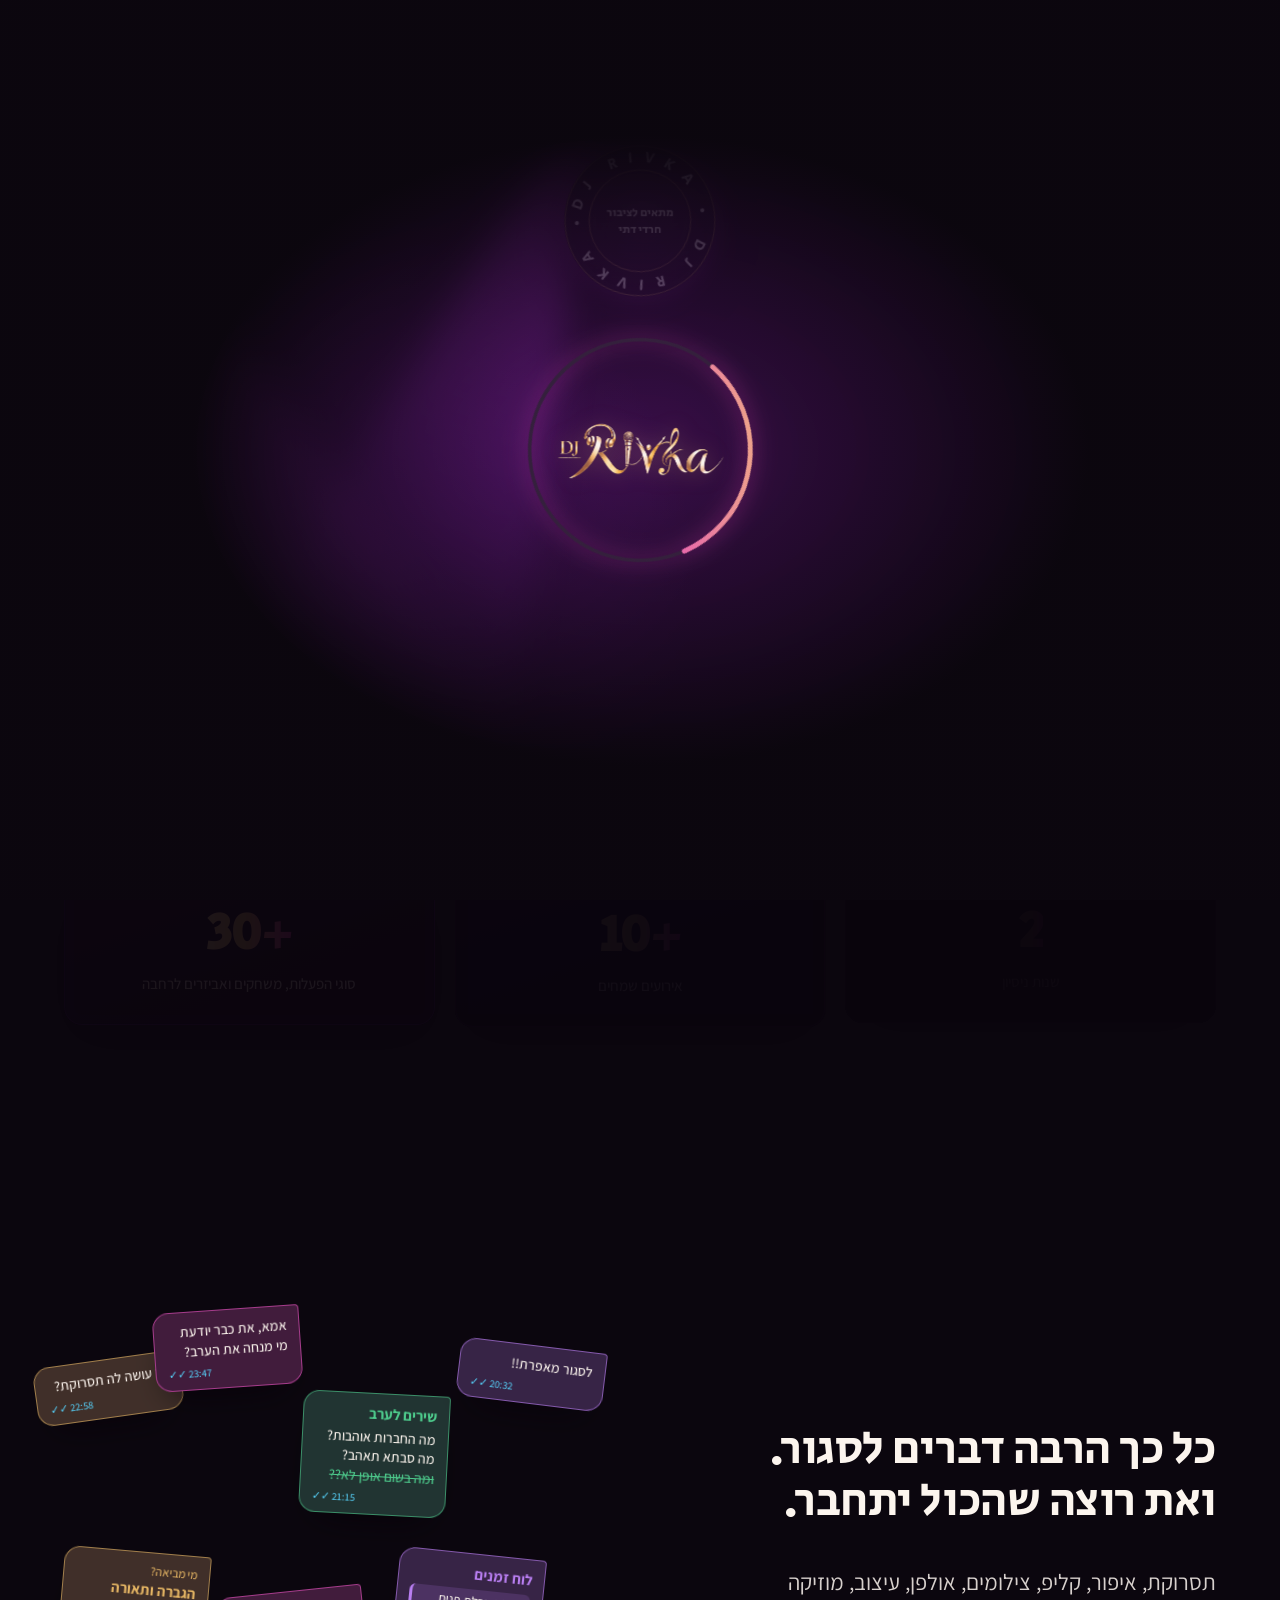
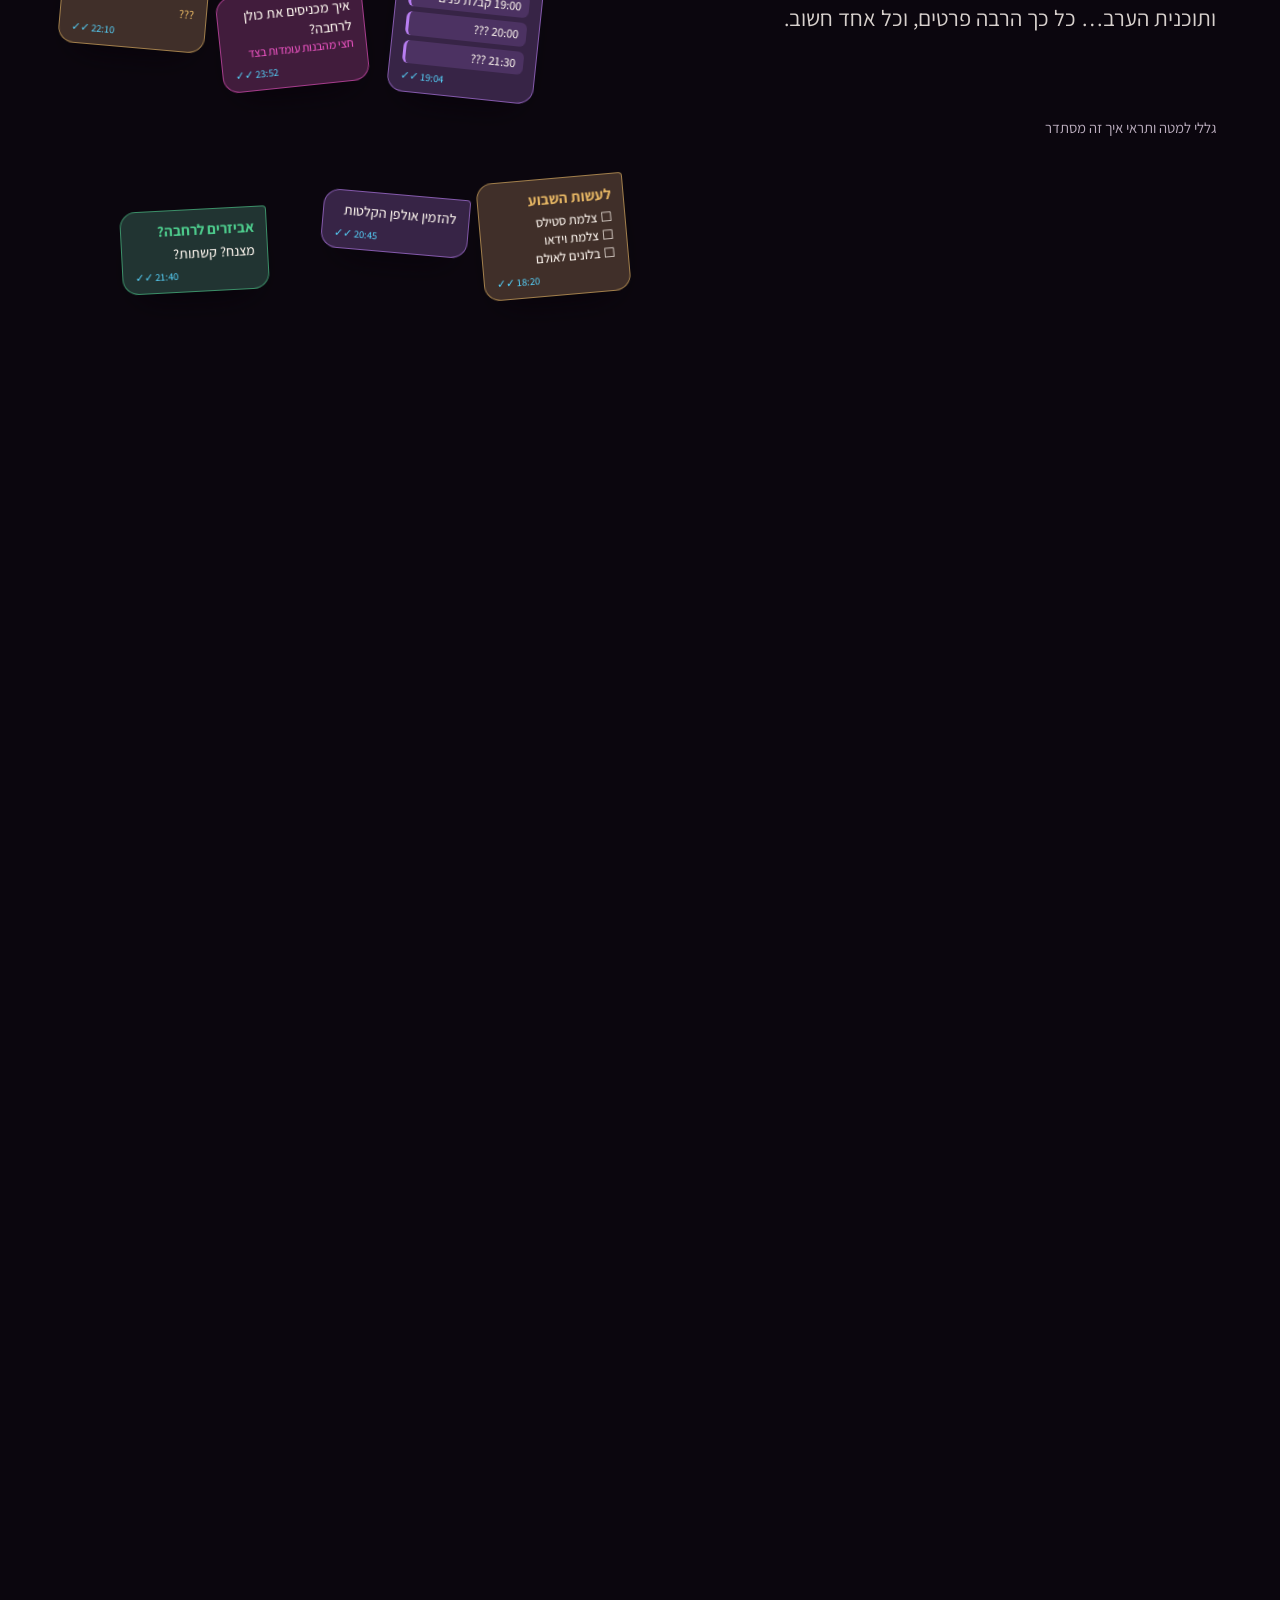
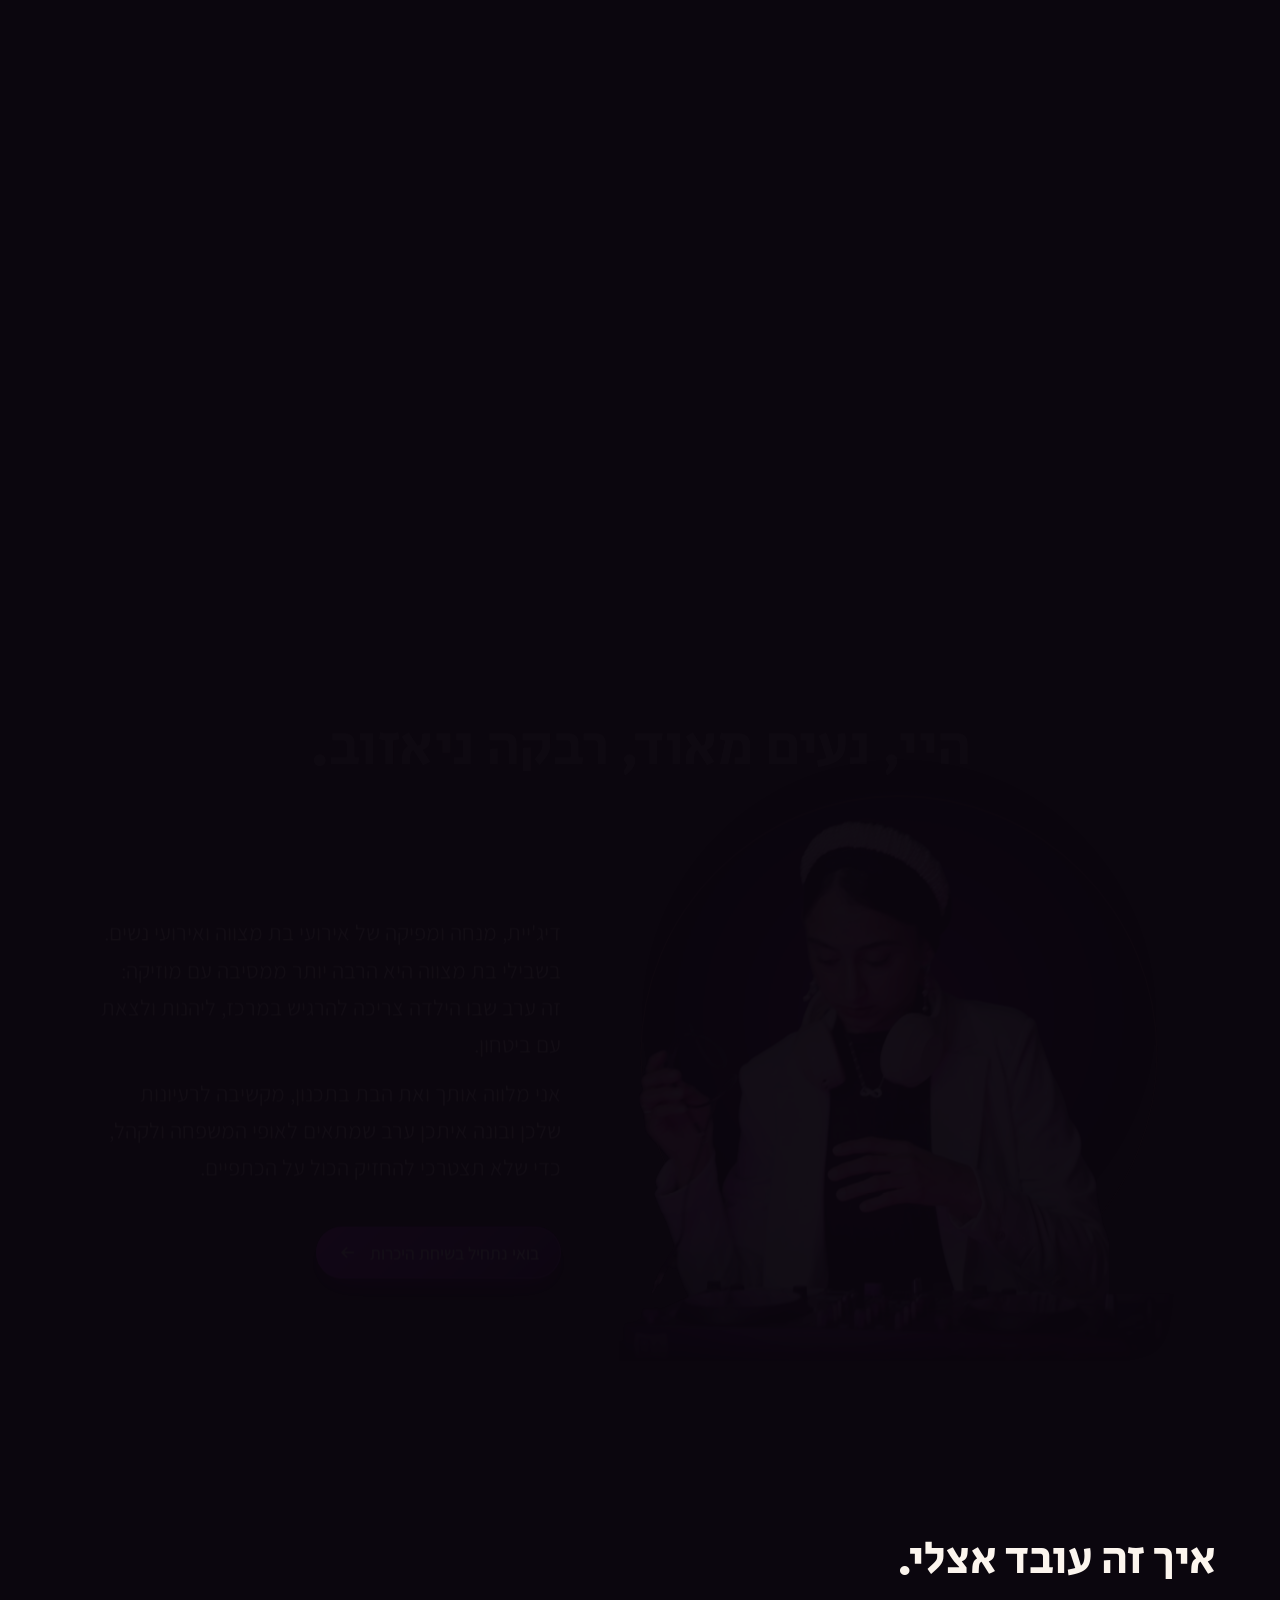
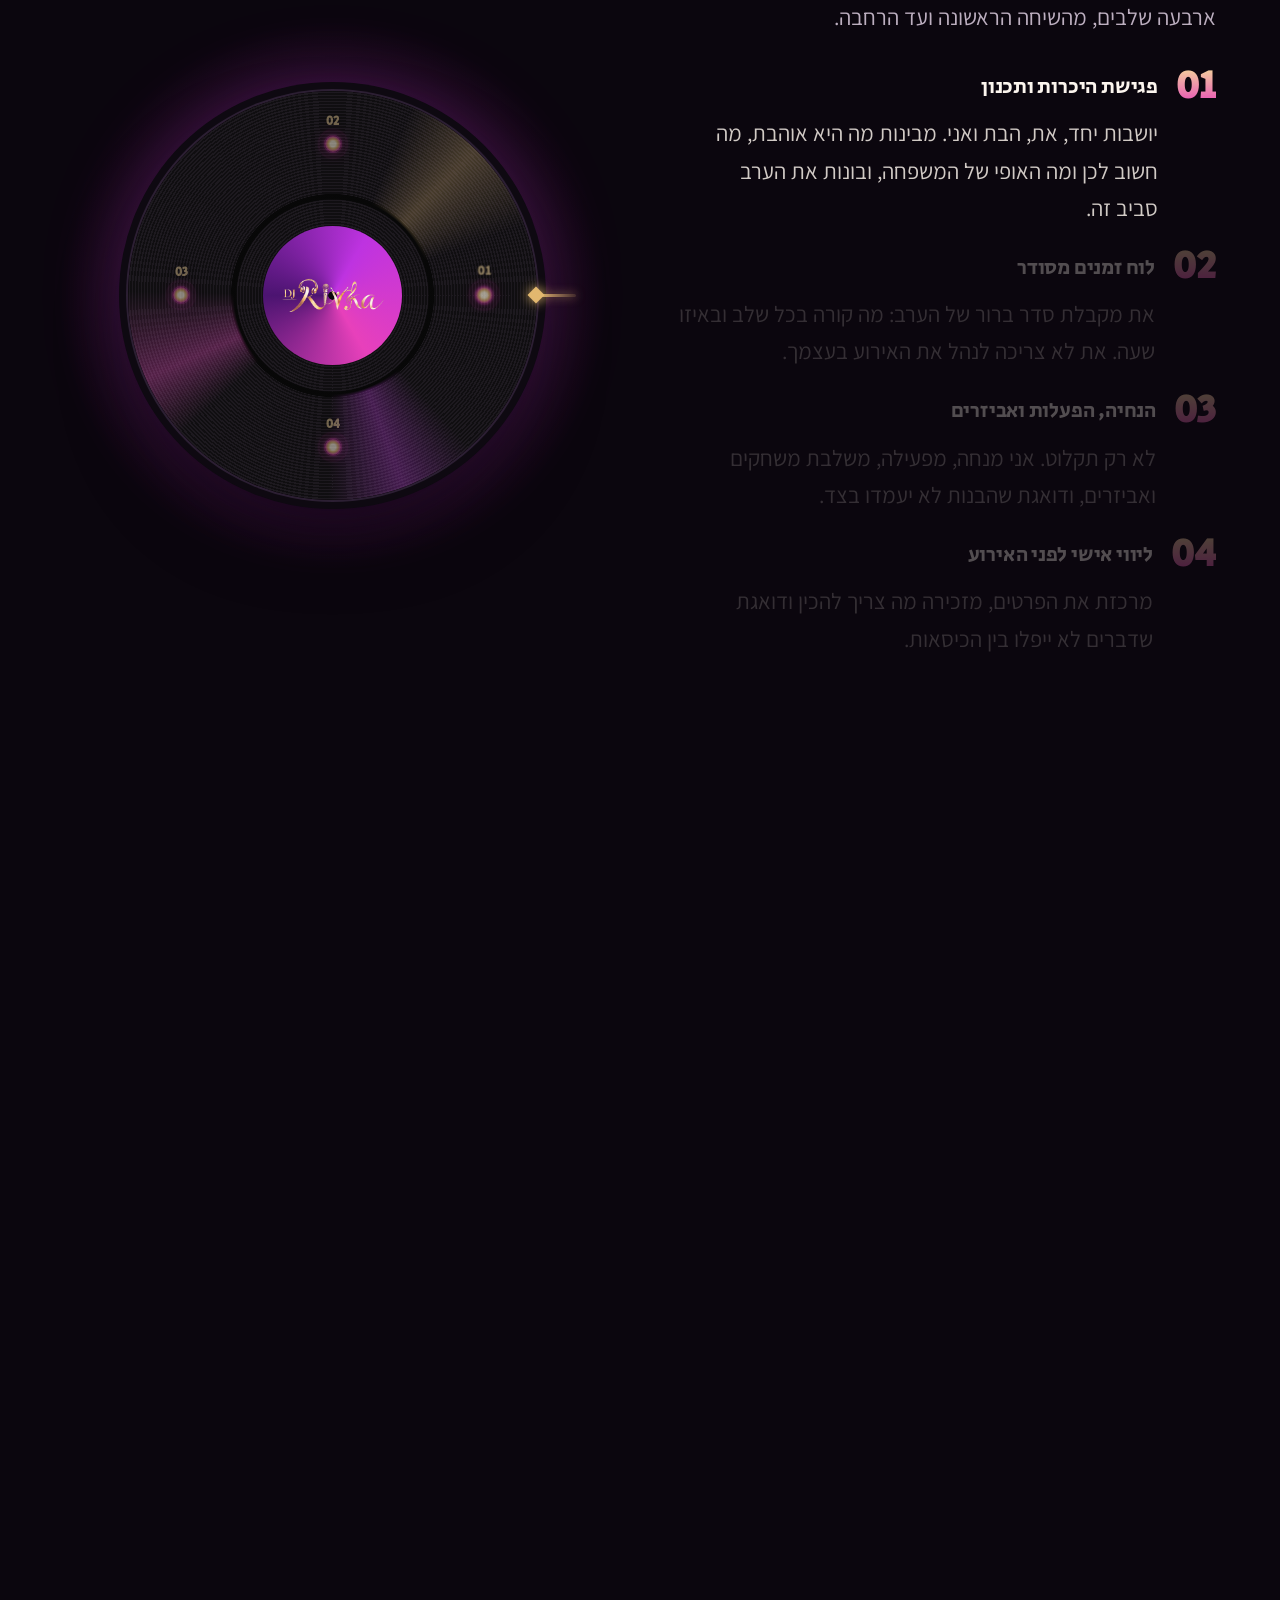
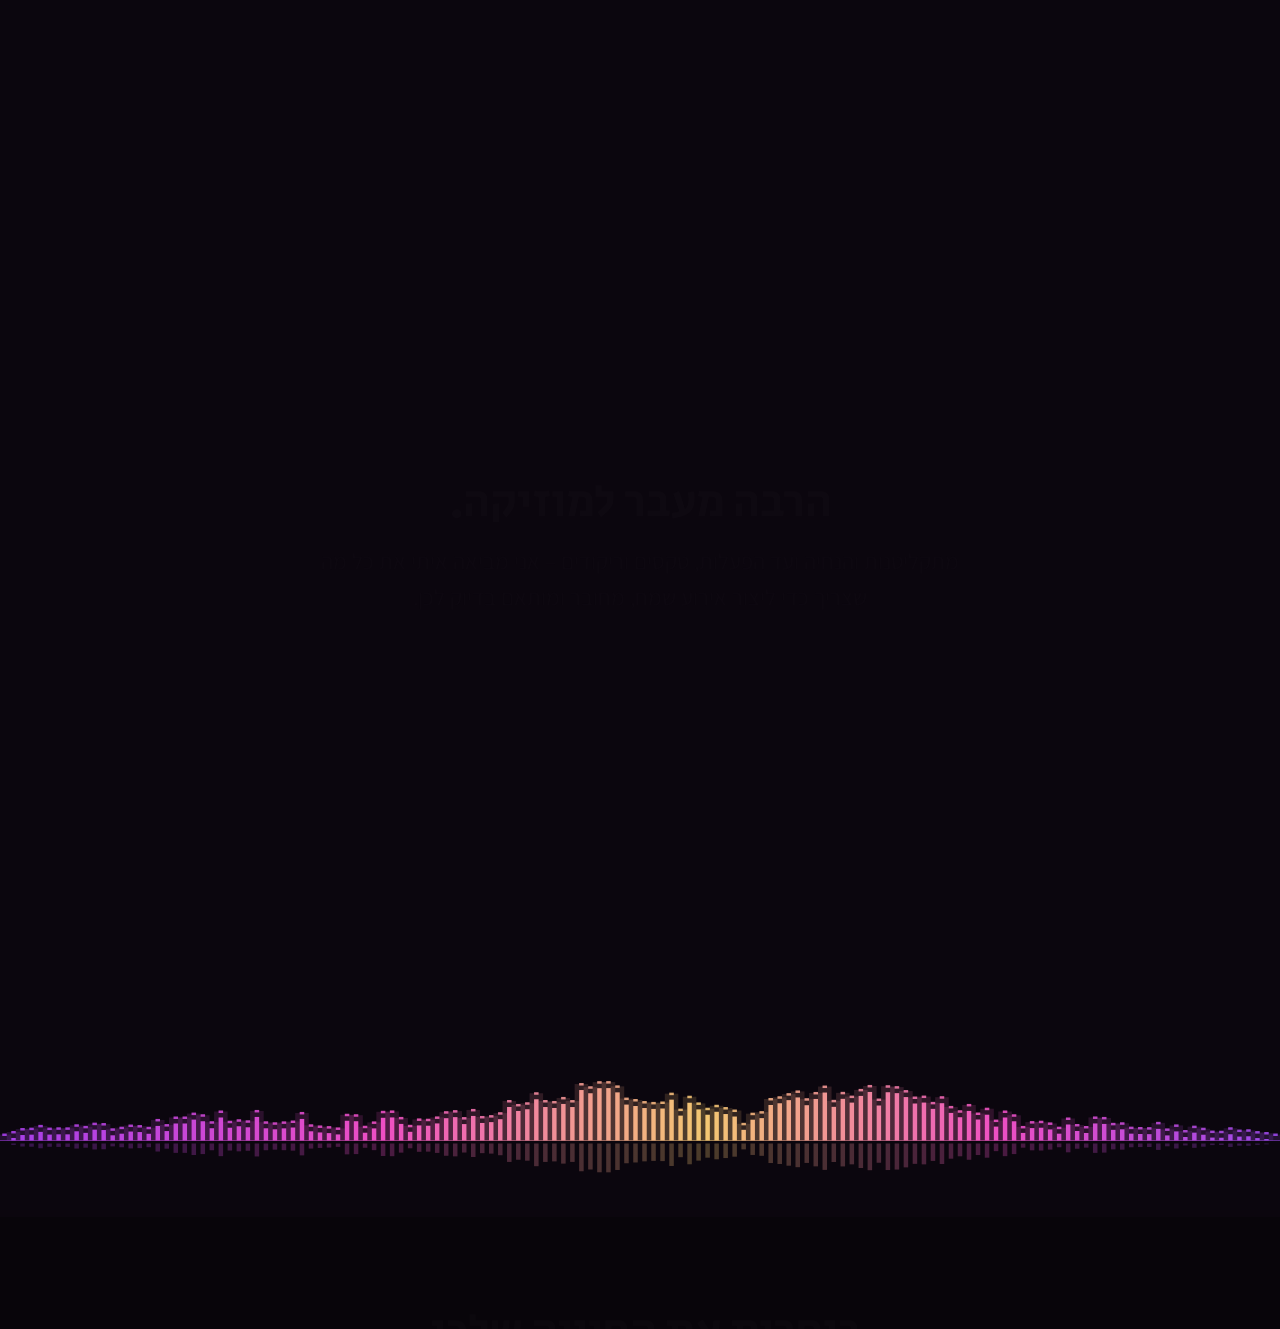
<file: dj-rivka.html>
<!doctype html><html lang="he" dir="rtl"><head><meta charset="utf-8"><meta name="robots" content="noindex"><link rel="canonical" href="https://hagitrabi.github.io/dj-rivka/"><meta http-equiv="refresh" content="0; url=./"><title>DJ Rivka</title></head><body><a href="./">DJ Rivka</a></body></html>
</file>
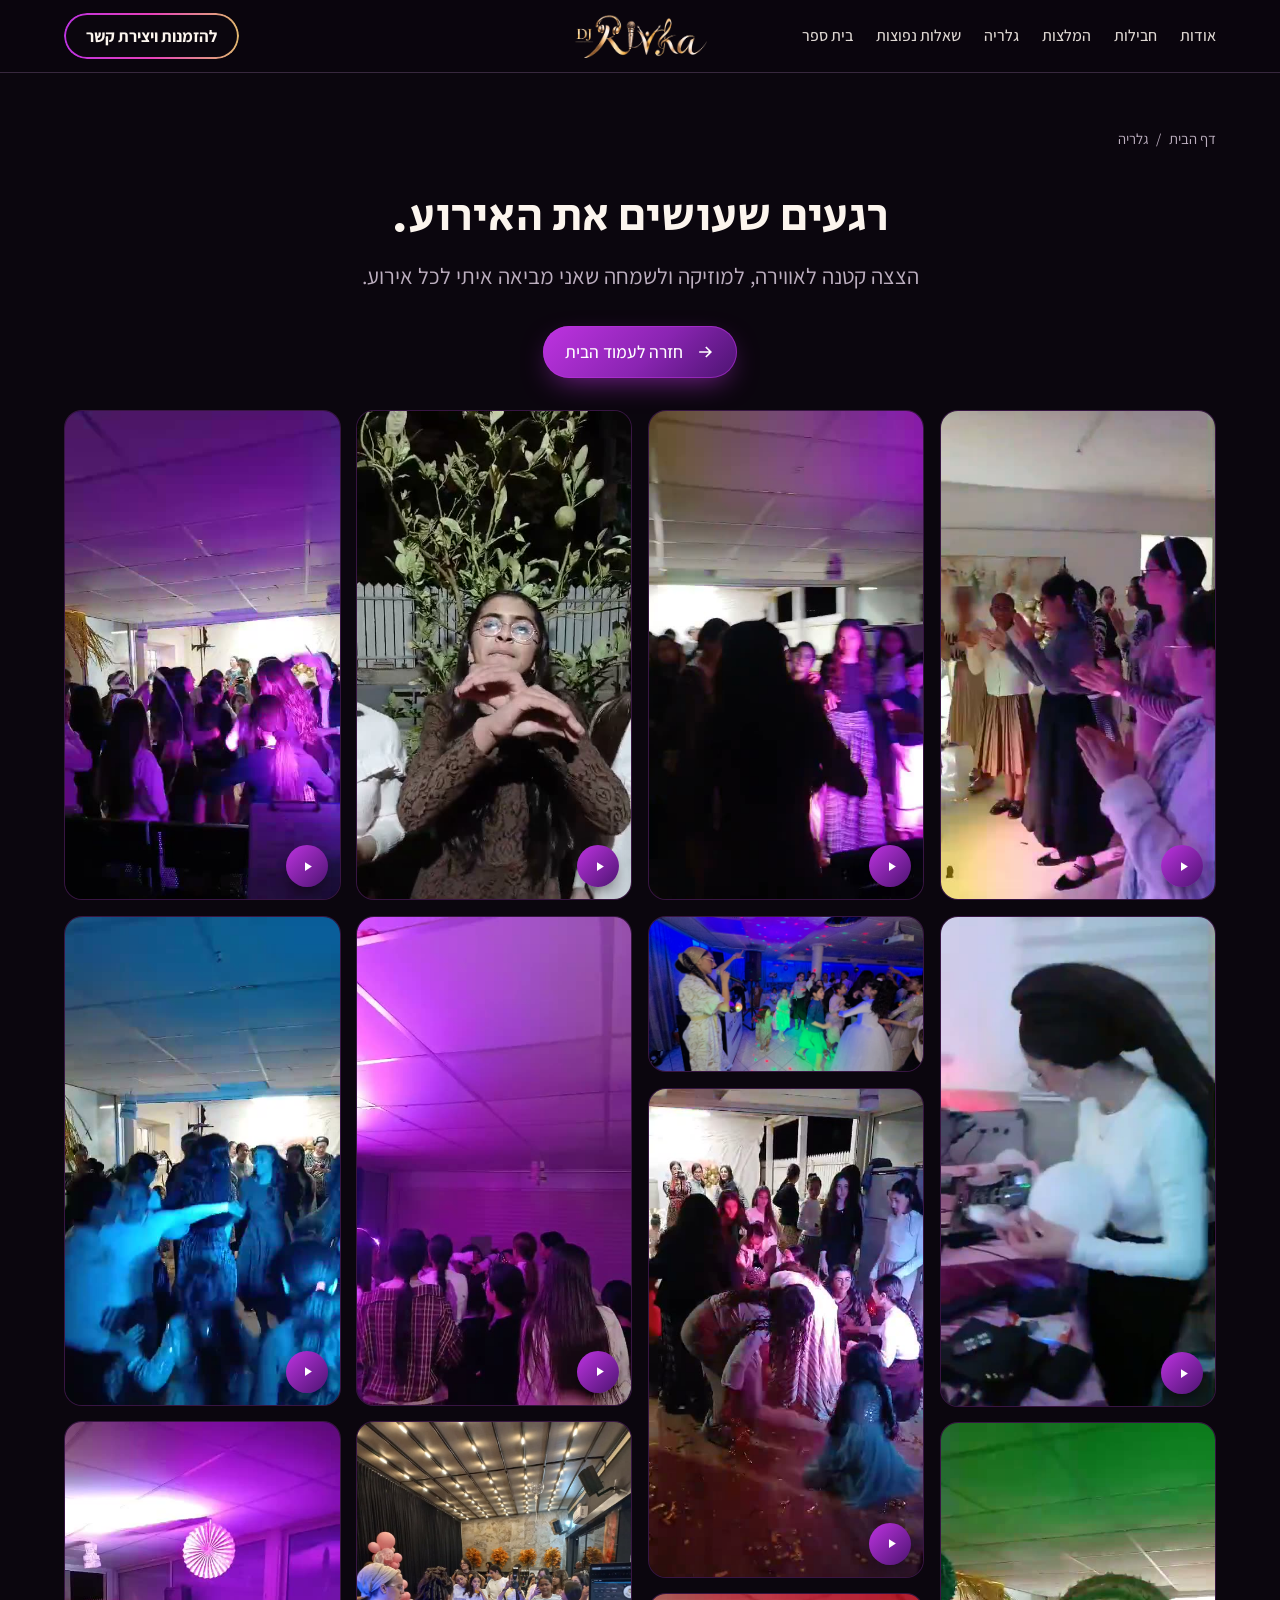
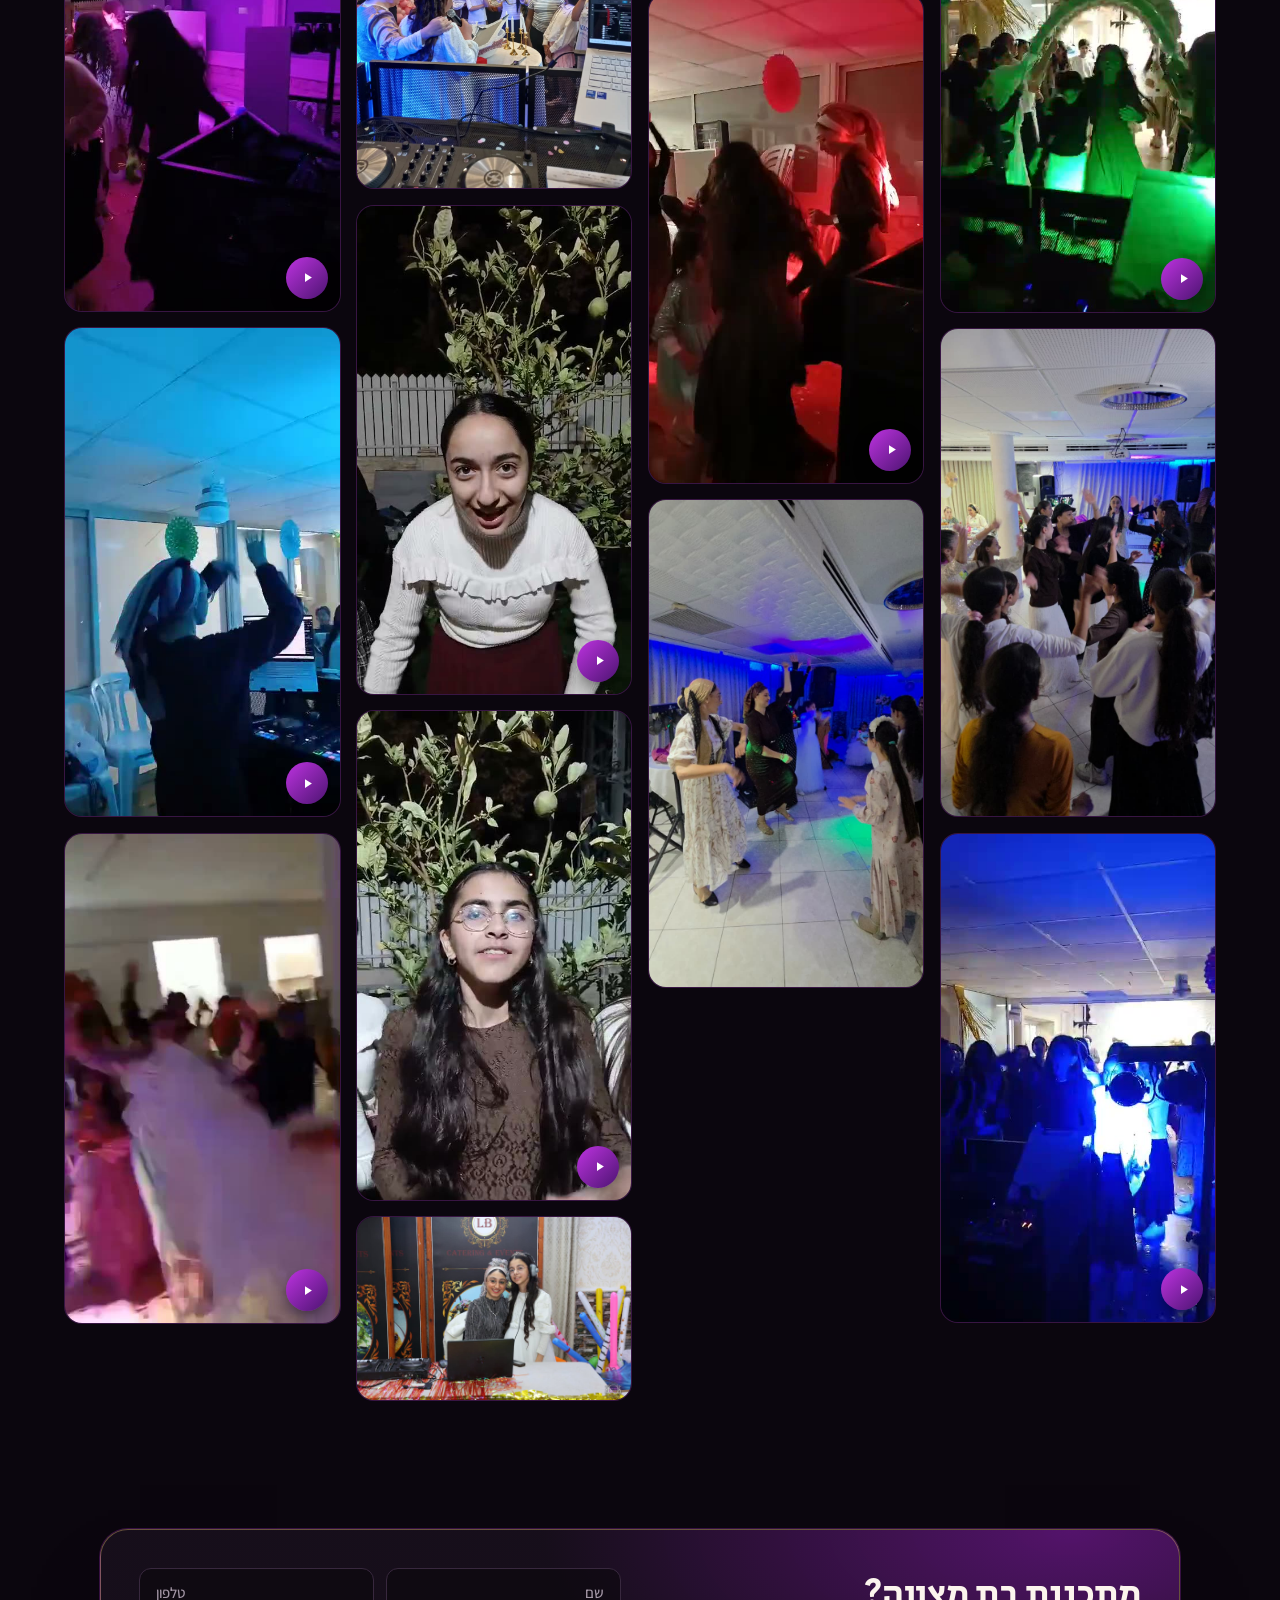
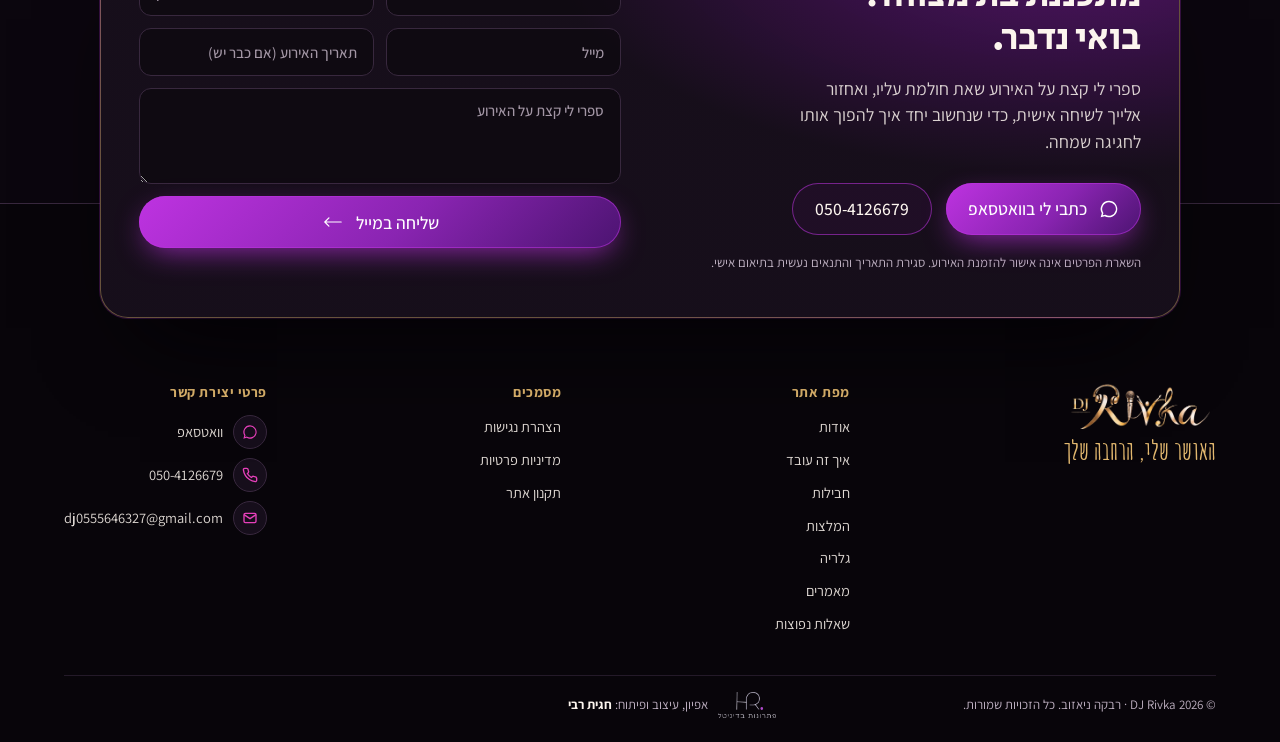
<file: gallery.html>
<!doctype html>
<html lang="he" dir="rtl">
<head>
<meta charset="utf-8">
<meta name="robots" content="noindex, nofollow">
<meta name="viewport" content="width=device-width, initial-scale=1, viewport-fit=cover">
<title>גלריה · DJ Rivka</title>
<meta name="description" content="רגעים מאירועי בת מצווה ואירועי נשים עם רבקה ניאזוב, DJ Rivka.">
<link rel="canonical" href="https://hagitrabi.github.io/dj-rivka/gallery.html">
<meta property="og:type" content="website">
<meta property="og:locale" content="he_IL">
<meta property="og:site_name" content="DJ Rivka">
<meta property="og:title" content="גלריה · DJ Rivka">
<meta property="og:description" content="רגעים מאירועי בת מצווה ואירועי נשים עם רבקה ניאזוב, DJ Rivka.">
<meta property="og:url" content="https://hagitrabi.github.io/dj-rivka/gallery.html">
<meta property="og:image" content="https://hagitrabi.github.io/dj-rivka/public/img/dj-rivka-share.jpg">
<meta name="twitter:card" content="summary_large_image">

<meta name="theme-color" content="#0b060e">
<link rel="icon" type="image/png" sizes="32x32" href="public/img/icon-32.png?v=202611221126">
<link rel="icon" type="image/png" sizes="512x512" href="public/img/icon-512.png?v=202611221126">
<link rel="apple-touch-icon" href="public/img/icon-180.png?v=202611221126">
<link rel="preconnect" href="https://fonts.googleapis.com"><link rel="preconnect" href="https://fonts.gstatic.com" crossorigin>
<link rel="stylesheet" href="https://fonts.googleapis.com/css2?family=Amatic+SC:wght@700&family=Assistant:wght@400;500;600;700&family=Secular+One&display=swap" media="print" onload="this.media='all'">
<!-- built by build-pages.js from dj-rivka.html: do not edit the header, footer or shared styles here -->
<style>
/* tokens: the same HSL values go into index.css of the Lovable project */
:root{
  --background:278 38% 4%;      /* almost black, with a purple breath */
  --surface:280 30% 8%;
  --surface-2:282 30% 12%;
  --glow:284 70% 34%;           /* stage purple */
  --brand:283 66% 42%;          /* logo purple: buttons */
  --brand-hi:288 74% 54%;
  --brand-deep:276 70% 26%;
  --magenta:316 78% 58%;
  --gold:38 66% 66%;            /* logo gold: accents only */
  --gold-soft:40 78% 78%;
  --foreground:32 70% 96%;      /* milk */
  --muted:290 12% 72%;
  --border:284 22% 20%;
  --note-cream:40 90% 90%; --note-gold:40 80% 76%; --note-lilac:288 55% 86%; --note-ink:282 45% 14%;
  /* fonts chosen with ui-ux-pro-max ("Classic Elegant": a high-contrast serif with a clean sans), Hebrew versions */
  --font-display:'Frank Ruhl Libre',Georgia,serif; --font-body:'Heebo',Arial,sans-serif; --font-hand:'Amatic SC','Heebo',cursive;
  --radius:18px;
  /* aliases so older rules keep working */
  --primary:var(--gold); --primary-soft:var(--gold-soft);
}
*{box-sizing:border-box}
html{-webkit-text-size-adjust:100%;scroll-behavior:smooth}
body{margin:0;background:hsl(var(--background));color:hsl(var(--foreground));font:400 clamp(16px,1.15vw,18px)/1.65 var(--font-body);overflow-x:clip}
a{color:inherit}
p{margin:0}
img{max-width:100%;display:block}
:focus-visible{outline:2px solid hsl(var(--primary));outline-offset:3px;border-radius:6px}
h1,h2,h3{margin:0;font-family:var(--font-display);font-weight:700;line-height:1.12}
.wrap{width:min(1200px,100% - 2*clamp(20px,5vw,64px));margin-inline:auto}
section{position:relative}
.sec{padding-block:clamp(72px,10vw,128px)}
.h2{font-size:clamp(34px,4.6vw,60px)}
.lead{color:hsl(var(--muted));font-size:clamp(17px,1.35vw,20px);max-width:58ch}
.btn{display:inline-flex;align-items:center;justify-content:center;gap:10px;min-height:52px;padding:0 26px;border-radius:999px;font:700 17px var(--font-body);text-decoration:none;border:0;cursor:pointer;transition:background-color .2s ease,transform .2s ease}
/* main button: the logo purple, lit from inside like a stage light */
.btn-main{position:relative;color:#fff;background:linear-gradient(135deg,hsl(var(--brand-hi)),hsl(var(--brand)) 55%,hsl(var(--brand-deep)));box-shadow:0 0 0 1px hsl(var(--brand-hi)/.55) inset,0 10px 30px -8px hsl(var(--brand-hi)/.75);transition:box-shadow .25s ease,transform .2s ease,filter .25s ease}
.btn-main:hover{filter:brightness(1.12);box-shadow:0 0 0 1px hsl(var(--brand-hi)/.8) inset,0 14px 40px -6px hsl(var(--brand-hi)/.95)}
.btn-main:active{transform:scale(.98)}
.btn-ghost{background:hsl(var(--brand)/.08);color:hsl(var(--foreground));border:1px solid hsl(var(--brand-hi)/.55)}
.btn-ghost:hover{background:hsl(var(--brand)/.2);border-color:hsl(var(--brand-hi))}
.ico{width:22px;height:22px;flex:none}
.sr{position:absolute;width:1px;height:1px;overflow:hidden;clip-path:inset(50%)}

/* ---------- loading screen ---------- */
.loader{display:none}
.js .loader{position:fixed;inset:0;z-index:200;display:grid;place-items:center;background:radial-gradient(50% 50% at 50% 50%,hsl(var(--glow)/.45),hsl(var(--background)) 70%);transition:opacity .6s ease,visibility .6s ease}
.loader.done{opacity:0;visibility:hidden;pointer-events:none}
.loader-disc{position:relative;width:min(240px,62vw);aspect-ratio:1;display:grid;place-items:center}
.loader-ring{position:absolute;inset:0;width:100%;height:100%;animation:spin 1.6s linear infinite;filter:drop-shadow(0 0 10px hsl(var(--magenta)/.6))}
.loader-disc img{width:68%;height:auto;animation:breathe 2.4s ease-in-out infinite}
@keyframes spin{to{transform:rotate(360deg)}}
@keyframes breathe{50%{transform:scale(1.04);filter:drop-shadow(0 0 14px hsl(var(--gold)/.45))}}

/* ---------- header: the logo hangs in a tab at the center, links on both sides ---------- */
.top{position:fixed;inset-inline:0;top:0;z-index:50}
.top::before{content:"";position:absolute;inset:0 0 auto;height:72px;transition:background-color .3s ease,border-color .3s ease;border-bottom:1px solid transparent}
.top.solid::before{background:hsl(var(--background)/.9);backdrop-filter:blur(10px);border-color:hsl(var(--border))}
.top .wrap{position:relative;display:grid;grid-template-columns:minmax(0,1fr) auto minmax(0,1fr);align-items:start;gap:24px;height:72px}
.nav{display:flex;align-items:center;height:72px;gap:clamp(16px,2.2vw,34px);font-weight:500}
.nav a{text-decoration:none;opacity:.88;position:relative}
.nav a::after{content:"";position:absolute;inset-inline:0;bottom:-6px;height:2px;border-radius:2px;background:linear-gradient(90deg,hsl(var(--brand-hi)),hsl(var(--gold)));transform:scaleX(0);transition:transform .25s ease}
.nav a:hover{opacity:1}.nav a:hover::after{transform:scaleX(1)}
.nav-b{display:flex;align-items:center;justify-content:flex-end;gap:clamp(16px,2.2vw,34px);height:72px}
.logo-tab{position:relative;display:grid;place-items:center;width:250px;height:100px;margin-top:-1px;filter:drop-shadow(0 10px 22px hsl(280 60% 2%/.6))}
.logo-tab .tab-shape{position:absolute;inset:0;width:100%;height:100%}
.logo-tab img{position:relative;width:150px;height:auto;margin-top:-6px}
/* CTA with a ring of brand colors, like a light strip */
.btn-ring{position:relative;min-height:46px;padding:0 22px;font-size:15px;color:hsl(var(--foreground));background:hsl(var(--background));isolation:isolate}
.btn-ring::before{content:"";position:absolute;inset:0;z-index:-1;border-radius:inherit;padding:2px;background:linear-gradient(90deg,hsl(var(--brand-hi)),hsl(var(--magenta)),hsl(var(--gold)));-webkit-mask:linear-gradient(#000 0 0) content-box,linear-gradient(#000 0 0);-webkit-mask-composite:xor;mask-composite:exclude}
.btn-ring:hover{background:hsl(var(--brand)/.25)}
.btn-ring{white-space:nowrap}.nav a{white-space:nowrap}
.btn-ring .short,.btn-ring .ic{display:none}.btn-ring .ic{width:22px;height:22px}
@media (max-width:600px){.btn-ring .long{display:none}.btn-ring .short{display:inline}}
@media (max-width:400px){.btn-ring .short{display:none}.btn-ring .ic{display:block}.btn-ring{width:46px;padding:0}}
@media (max-width:1100px){
  .nav-a{visibility:hidden;width:0;overflow:hidden}.nav-b .nav{display:none}
  .top::before{height:64px}.top .wrap,.nav-b{height:64px}
  .logo-tab{width:190px;height:80px}.logo-tab img{width:116px}
  .btn-ring{min-height:42px;padding:0 14px;font-size:14px}
}
@media (max-width:480px){.top .wrap{gap:8px}.logo-tab{width:160px;height:70px}.logo-tab img{width:98px}.btn-ring{padding:0 12px;font-size:13px}}

/* ---------- 01 hero ---------- */
.hero{min-height:100dvh;display:grid;align-items:center;overflow:hidden;padding-top:104px;isolation:isolate}
.hero::before{content:"";position:absolute;inset:0;z-index:-3;background:
  radial-gradient(46% 60% at 22% 64%,hsl(var(--glow)/.55),transparent 70%),
  radial-gradient(30% 40% at 8% 96%,hsl(var(--magenta)/.22),transparent 70%),
  radial-gradient(40% 50% at 92% 8%,hsl(var(--glow)/.22),transparent 70%),
  hsl(var(--background));
  /* the stage light fades out before the hero ends, so there is no edge above the stats */
  -webkit-mask-image:linear-gradient(#000 78%,transparent);mask-image:linear-gradient(#000 78%,transparent)}
/* the soundtrack: a live equalizer under the stage */
.hero .wave{position:absolute;inset-inline:0;bottom:0;z-index:-1;width:100%;height:clamp(110px,17vh,170px);pointer-events:none}
.hero .copy{padding-bottom:clamp(90px,14vh,150px)}
.wave-band{position:relative;height:clamp(110px,14vw,170px);overflow:hidden}
.wave-band .wave{position:absolute;inset:0;width:100%;height:100%}
.wave-band .label{position:absolute;inset-inline-start:clamp(20px,5vw,64px);top:12%;z-index:1;font:700 14px var(--font-body);letter-spacing:.18em;color:hsl(var(--foreground)/.75);display:flex;align-items:center;gap:10px}
.wave-band .label i{width:9px;height:9px;border-radius:50%;background:hsl(var(--magenta));box-shadow:0 0 12px hsl(var(--magenta));animation:live 1.4s ease-in-out infinite}
@keyframes live{50%{opacity:.35}}
.hero .wrap{display:grid;grid-template-columns:1.15fr .85fr;align-items:center;gap:clamp(24px,4vw,64px)}
.hero h1{font-size:clamp(40px,4.7vw,74px);font-weight:900;line-height:1.06;letter-spacing:-.01em}
.hero h1 span{display:block;white-space:nowrap}
.hero h1 .glow{background:linear-gradient(90deg,hsl(var(--gold-soft)),hsl(var(--gold)) 45%,hsl(var(--magenta)) 100%);-webkit-background-clip:text;background-clip:text;color:transparent;padding-bottom:.08em}
.hero .lead{margin-top:26px;color:hsl(var(--foreground)/.9);font-size:clamp(18px,1.4vw,21px);max-width:54ch}
@media (max-width:860px){.br-d{display:none}}
.hero .acts{display:flex;flex-wrap:wrap;align-items:center;gap:14px;margin-top:34px}
/* stage: Rivka lit by purple beams from the rig above */
.stage{position:relative;align-self:end;height:min(84dvh,760px);display:flex;justify-content:center;isolation:isolate}
.stage img{position:relative;z-index:2;height:100%;width:auto;max-width:none;object-fit:contain;object-position:bottom;
  -webkit-mask-image:linear-gradient(to bottom,#000 82%,transparent);mask-image:linear-gradient(to bottom,#000 82%,transparent)}
.lamp{position:absolute;z-index:0;top:-4%;width:10px;height:10px;border-radius:50%;background:hsl(320 100% 92%);box-shadow:0 0 14px 5px hsl(var(--magenta)),0 0 50px 18px hsl(var(--brand-hi)/.6)}
.lamp.l1{left:-6%}.lamp.l2{right:2%;box-shadow:0 0 18px 6px hsl(var(--brand-hi)),0 0 60px 20px hsl(var(--brand-hi)/.6)}
/* the beam shape is clipped on the inner layer and blurred on the outer one, so its edges stay soft */
.spot{position:absolute;z-index:1;top:-4%;width:72%;height:110%;pointer-events:none;mix-blend-mode:screen;filter:blur(18px);transform-origin:50% 0;animation:sway 7s ease-in-out infinite alternate}
.spot::before{content:"";position:absolute;inset:0;background:var(--beam);clip-path:polygon(48% 0,52% 0,96% 100%,4% 100%)}
.spot.s1{left:-38%;--r:-24deg;--beam:linear-gradient(to bottom,hsl(var(--magenta)/.85),hsl(var(--brand-hi)/.38) 45%,hsl(var(--brand-hi)/.08) 85%,transparent)}
.spot.s2{right:-30%;--r:20deg;animation-duration:9s;--beam:linear-gradient(to bottom,hsl(var(--brand-hi)/.75),hsl(var(--brand)/.3) 50%,transparent 90%)}
@keyframes sway{from{transform:rotate(var(--r))}to{transform:rotate(calc(var(--r) * .8))}}
.pool{position:absolute;z-index:1;bottom:2%;left:50%;width:120%;height:22%;transform:translateX(-50%);border-radius:50%;background:radial-gradient(closest-side,hsl(var(--magenta)/.45),hsl(var(--brand-hi)/.18) 55%,transparent);filter:blur(6px)}
@media (max-width:860px){
  .hero{padding-top:80px;align-items:start}
  .hero .wrap{grid-template-columns:1fr;gap:0}
  .stage{order:-1;height:min(48dvh,420px);margin-top:8px}
  .hero .copy{padding-bottom:120px}
  .hero .acts .btn{width:100%}
  .hero h1 span{white-space:normal}
}

/* ---------- 02 numbers: a row of glass cards, each with an icon, a number and a label ---------- */
/* sits right under Rivka: 15px from the hero */
.numbers{position:relative;padding-block:15px clamp(40px,6vw,72px);background:transparent}
.numbers ul{list-style:none;margin-block:0;padding:0;display:grid;grid-template-columns:repeat(4,1fr);gap:clamp(12px,1.6vw,20px)}
.stat{position:relative;display:grid;justify-items:center;align-content:start;gap:10px;padding:clamp(22px,2.4vw,30px) 14px;text-align:center;border-radius:18px;
  background:linear-gradient(160deg,hsl(var(--surface-2)/.85),hsl(var(--surface)/.6));border:1px solid hsl(var(--brand-hi)/.22);
  box-shadow:0 1px 0 hsl(0 0% 100%/.05) inset,0 18px 40px -24px hsl(280 60% 2%/.9);backdrop-filter:blur(8px);
  transition:transform .3s ease,border-color .3s ease,box-shadow .3s ease}
.stat:hover{transform:translateY(-4px);border-color:hsl(var(--brand-hi)/.55);box-shadow:0 1px 0 hsl(0 0% 100%/.06) inset,0 22px 44px -20px hsl(var(--brand-hi)/.55)}
.stat b{display:block;direction:ltr;unicode-bidi:isolate;font:900 clamp(38px,4vw,54px)/1 var(--font-display);font-variant-numeric:tabular-nums;
  background:linear-gradient(90deg,hsl(var(--gold-soft)),hsl(var(--gold)) 45%,hsl(var(--magenta)) 100%);-webkit-background-clip:text;background-clip:text;color:transparent;padding-bottom:.06em}
.stat span{color:hsl(var(--foreground)/.86);font:500 clamp(15px,1.15vw,18px)/1.4 var(--font-body)}
@media (max-width:760px){.numbers ul{grid-template-columns:repeat(2,1fr)}}

/* ---------- 03 the mess: the heading stays on top, the notes fold into one card as she scrolls ---------- */
.mess{overflow-x:clip}
.mess .pin{display:flex;align-items:center;padding-top:clamp(84px,11vh,120px)}
.mess-grid{display:grid;grid-template-columns:1fr 1fr;align-items:center;gap:clamp(32px,5vw,80px)}
.mess .head{text-align:start}
.mess h2{font-size:clamp(34px,3.7vw,56px);font-weight:900;line-height:1.08}
.mess h2 span{display:block}
.mess h2 .glow{color:inherit;padding-bottom:.08em}
.mess .sub{position:relative;margin:16px 0 0;max-width:60ch;min-height:3.3em;font-size:clamp(17px,1.4vw,21px)}
.mess .sub p{color:hsl(var(--foreground)/.85);transition:opacity .4s ease}
.mess .sub .after{position:absolute;inset:0;opacity:0;font:700 clamp(19px,1.6vw,24px)/1.4 var(--font-display);color:hsl(var(--gold-soft))}
.mess .hint{margin-top:6px;font-size:14px;color:hsl(var(--muted))}

/* the stage: the card in the middle, the notes scattered across the whole width */
.stage-m{position:relative;min-height:0;display:grid;place-items:center;padding-block:clamp(16px,3vh,32px)}
.mess.scrolly .stage-m{height:min(78vh,660px)}
.plan{position:relative;z-index:1;width:min(880px,100%);padding:clamp(20px,2.4vw,30px);border-radius:28px;
  background:linear-gradient(160deg,hsl(var(--surface-2)/.92),hsl(var(--surface)/.85));border:1px solid hsl(var(--brand-hi)/.3);
  box-shadow:0 1px 0 hsl(0 0% 100%/.05) inset,0 30px 70px -30px hsl(var(--brand-hi)/.55)}
.plan-top{display:flex;flex-wrap:wrap;align-items:baseline;justify-content:space-between;gap:6px 16px;margin-bottom:16px}
.plan-top h3{font-size:clamp(22px,2vw,28px);font-weight:900}
.plan-top small{font-size:13px;font-weight:700;color:hsl(var(--gold-soft))}
.plan ul{list-style:none;margin:0;padding:0;display:grid;grid-template-columns:1fr;gap:10px}
.plan li{display:flex;align-items:center;gap:10px;min-height:52px;padding:10px 14px;border-radius:14px;background:hsl(var(--brand)/.14);border:1px solid hsl(var(--brand-hi)/.22);font-weight:500}
.plan li::before{content:"";width:9px;height:9px;flex:none;border-radius:3px;background:hsl(var(--magenta));box-shadow:0 0 10px hsl(var(--magenta)/.7)}
.plan li em{margin-inline-start:auto;font-style:normal;font-size:13px;font-weight:700;padding:3px 10px;border-radius:999px;background:hsl(var(--gold)/.16);color:hsl(var(--gold-soft));white-space:nowrap}

/* the notes: each one a different kind of mess, all in the site's colours */
.bits{position:absolute;inset:0;z-index:2;pointer-events:none}
.bit{pointer-events:auto;cursor:default;transition:scale .35s cubic-bezier(.22,1,.36,1),translate .35s cubic-bezier(.22,1,.36,1),box-shadow .35s ease}
.bit:hover{z-index:5;scale:1.1;translate:0 -8px;box-shadow:0 28px 46px -14px hsl(280 60% 2%/.95),0 0 0 2px hsl(var(--gold)/.65),0 0 34px hsl(var(--magenta)/.5)}
.plan li{transition:background-color .3s ease,border-color .3s ease,translate .3s ease}
.plan li:hover{background:hsl(var(--brand)/.26);border-color:hsl(var(--gold)/.55);translate:-4px 0}
@media (prefers-reduced-motion:reduce){.bit,.plan li{transition:none}.bit:hover{scale:none;translate:none}.plan li:hover{translate:none}}
.bit{position:absolute;left:0;top:0;width:clamp(140px,11.5vw,175px);padding:12px 14px;border-radius:12px;font-size:14px;line-height:1.35;color:hsl(var(--note-ink));
  box-shadow:0 18px 34px -12px hsl(280 60% 2%/.8);will-change:transform,opacity}
.bit b{display:block;font:700 22px/1.1 var(--font-hand)}
.bit.sticky{background:hsl(var(--note-cream));font:700 22px/1.1 var(--font-hand);border-radius:4px}
.bit.sticky.lilac{background:hsl(var(--note-lilac))}.bit.sticky.gold{background:hsl(var(--note-gold))}
.bit.sticky::before{content:"";position:absolute;top:-9px;left:50%;width:54px;height:18px;margin-left:-27px;background:hsl(var(--foreground)/.4);transform:rotate(-3deg)}
.bit.chat{background:hsl(282 30% 14%);color:hsl(var(--foreground));border:1px solid hsl(var(--brand-hi)/.3)}
.bit.chat .who{display:flex;align-items:center;gap:8px;margin:-4px -6px 8px;padding:6px 8px;border-radius:8px;background:hsl(280 40% 6%);font-size:13px;font-weight:700}
.bit.chat .who i{width:22px;height:22px;border-radius:50%;background:hsl(var(--magenta));display:grid;place-items:center;font-style:normal;font-size:12px;color:#fff}
.bit.chat time{display:block;margin-top:6px;font-size:11px;color:hsl(var(--brand-hi))}
.bit.lined{background:repeating-linear-gradient(hsl(40 60% 97%) 0 25px,hsl(270 40% 82%) 25px 26px);border-inline-start:3px solid hsl(var(--magenta)/.5);padding-top:8px}
.bit.lined b{color:hsl(var(--brand))}
.bit.lined s{color:hsl(var(--magenta))}
.bit.sched{background:hsl(40 50% 97%)}
.bit.sched span{display:block;margin-top:6px;padding:4px 8px;border-radius:6px;background:hsl(var(--note-lilac));border-inline-end:3px solid hsl(var(--magenta));font-size:13px}
.bit.receipt{background:hsl(0 0% 99%);border-radius:4px;text-align:center;-webkit-mask:radial-gradient(6px at 50% 100%,#0000 98%,#000) 50% / 14px 100%;mask:radial-gradient(6px at 50% 100%,#0000 98%,#000) 50% / 14px 100%;padding-bottom:20px}
.bit.receipt b{font:900 26px/1.1 var(--font-display);color:hsl(var(--brand))}
.bit.receipt small{display:block;color:hsl(var(--magenta));font-weight:700}
.bit.dots{background:hsl(280 40% 7%);color:hsl(var(--foreground));border:1px solid hsl(var(--border))}
.bit.dots .row{display:flex;gap:6px;margin-bottom:8px}.bit.dots .row i{width:26px;height:26px;border-radius:8px}
.bit.dots small{display:block;margin-top:4px;color:hsl(var(--magenta));font-size:12px}
.bit.glow{background:linear-gradient(135deg,hsl(var(--brand-hi)),hsl(var(--magenta)));color:#fff}
.bit.glow b{font-family:var(--font-display);font-size:20px}
.bit ul{margin:6px 0 0;padding:0;list-style:none;font-size:14px}.bit li::before{content:"☐ "}

/* the moving version: a pinned track; the static version: just the finished card */
.mess.scrolly .mess-track{height:300vh}
.mess.scrolly .pin{position:sticky;top:0;height:100dvh}
.mess:not(.scrolly) .bits{display:none}
.mess:not(.scrolly) .sub .after{position:static;opacity:1;margin-top:10px}
.mess:not(.scrolly) .hint{display:none}
.mess:not(.scrolly) .pin{padding-bottom:clamp(48px,8vw,96px)}
@media (max-width:860px){
  .mess .pin{padding-top:84px}
  .mess-grid{grid-template-columns:1fr;gap:0}
  .mess .head{text-align:center}
  .mess .sub{margin-inline:auto}
  .mess.scrolly .pin{align-items:stretch}
  .mess.scrolly .mess-grid{grid-template-rows:auto 1fr;height:100%}
  .mess.scrolly .stage-m{height:auto}
  .plan ul{grid-template-columns:1fr}
  .plan li{min-height:44px;padding:8px 12px;font-size:15px}
  .bit{width:132px;padding:10px 12px;font-size:13px}.bit b,.bit.sticky{font-size:19px}
  .bit.receipt b{font-size:20px}
  .mess.scrolly .mess-track{height:260vh}
}

/* ---------- 04 about: a centered line, Rivka in the middle, her words on one side and the button on the other ---------- */
.about{padding-block:clamp(72px,10vw,128px) clamp(24px,4vw,48px);overflow:hidden}
.about h2{text-align:center;font-size:clamp(34px,4.6vw,66px);font-weight:900;line-height:1.1;max-width:18ch;margin-inline:auto}
.about h2 .glow{color:inherit}
.meet{display:grid;grid-template-columns:1fr minmax(300px,440px) 1fr;align-items:center;gap:clamp(20px,3vw,48px);margin-top:clamp(20px,3vw,40px)}
.meet .words{align-self:center;padding-bottom:clamp(40px,8vw,120px)}
.meet .hello{font:900 clamp(22px,2vw,28px)/1.3 var(--font-display);color:hsl(var(--gold-soft))}
.meet .words p+p{margin-top:12px;color:hsl(var(--foreground)/.85)}
.meet .side{align-self:end;justify-self:start;padding-bottom:clamp(60px,10vw,150px)}
.me{position:relative;align-self:end;display:flex;justify-content:center;isolation:isolate}
.me::before{content:"";position:absolute;z-index:-1;left:50%;bottom:4%;width:118%;aspect-ratio:1;transform:translateX(-50%);border-radius:50%;
  background:radial-gradient(closest-side,hsl(var(--brand-hi)/.55),hsl(var(--brand)/.18) 60%,transparent)}
.me::after{content:"";position:absolute;z-index:-1;left:50%;bottom:10%;width:92%;aspect-ratio:1;transform:translateX(-50%);border-radius:50%;border:1px solid hsl(var(--gold)/.4)}
.me img{width:100%;height:auto;-webkit-mask-image:linear-gradient(to bottom,#000 86%,transparent),linear-gradient(to left,transparent,#000 9%);-webkit-mask-composite:source-in;mask-image:linear-gradient(to bottom,#000 86%,transparent),linear-gradient(to left,transparent,#000 9%);mask-composite:intersect}
@media (max-width:860px){
  .about h2 .glow{display:block}
  .meet{grid-template-columns:1fr;gap:18px}
  .me{order:-1;width:min(340px,82%);margin-inline:auto}
  .meet .words,.meet .side{padding-bottom:0}
  .meet .side{justify-self:stretch}.meet .side .btn{width:100%}
}

/* ---------- how it works: heading and steps on one side, the record on the other, in two equal halves.
   As she scrolls the record turns a quarter at a time; each hot spot stops at the needle and its step lights up ---------- */
.how{overflow-x:clip;padding-block:clamp(72px,10vw,128px)}
.spin{display:grid;grid-template-columns:1fr 1fr;align-items:center;gap:clamp(40px,6vw,96px)}
.how-text{justify-self:stretch}
.how h2{font-size:clamp(34px,4.4vw,58px);font-weight:900}
.how .lead{margin-top:12px}
.stops{list-style:none;margin:clamp(24px,3vw,40px) 0 0;padding:0;display:grid;gap:clamp(16px,2.4vh,26px)}
.stops li{display:grid;grid-template-columns:auto 1fr;align-items:center;column-gap:18px;row-gap:6px;transition:opacity .6s ease}
.stops .n{font:900 clamp(32px,3vw,46px)/1 var(--font-display);background:linear-gradient(180deg,hsl(var(--gold-soft)),hsl(var(--magenta)));-webkit-background-clip:text;background-clip:text;color:transparent;padding-bottom:.06em}
.stops h3{font-size:clamp(20px,1.8vw,26px);font-weight:900}
.stops .desc{grid-column:2;display:grid;grid-template-rows:1fr;transition:grid-template-rows .6s cubic-bezier(.22,1,.36,1)}
.stops .desc p{min-height:0;overflow:hidden;color:hsl(var(--foreground)/.82);max-width:46ch;transition:opacity .5s ease}
.how .dots{display:none}

/* the record */
.disc{--d:min(440px,32vw);justify-self:center;position:relative;width:var(--d);aspect-ratio:1;isolation:isolate}
.disc::before{content:"";position:absolute;inset:-18%;z-index:-1;border-radius:50%;background:radial-gradient(closest-side,hsl(var(--brand-hi)/.4),hsl(var(--magenta)/.12) 60%,transparent)}
.vinyl{position:absolute;inset:0;border-radius:50%;transform:rotate(var(--rot,0deg));
  background:radial-gradient(circle,transparent 0 33%,hsl(0 0% 3%) 33.4% 35%,transparent 35.2%),
    repeating-radial-gradient(circle,hsl(280 8% 6%) 0 1.5px,hsl(280 10% 11%) 1.5px 3px);
  box-shadow:0 0 0 2px hsl(280 25% 16%),0 0 0 9px hsl(280 30% 5%),0 40px 90px -30px hsl(280 60% 2%),0 0 90px -10px hsl(var(--brand-hi)/.45)}
.vinyl .vinyl-label{position:absolute;inset:33%;border-radius:50%;display:grid;place-items:center;
  background:radial-gradient(circle,hsl(var(--background)) 0 4%,transparent 4.5%),conic-gradient(from 30deg,hsl(var(--brand-hi)),hsl(var(--magenta)),hsl(var(--brand-deep)),hsl(var(--brand-hi)))}
.vinyl .vinyl-label img{width:74%;height:auto}
.shine{position:absolute;inset:0;border-radius:50%;pointer-events:none;mix-blend-mode:screen;
  background:conic-gradient(from 210deg,transparent 0 5%,hsl(var(--magenta)/.32) 10%,transparent 17% 48%,hsl(var(--gold)/.26) 54%,transparent 61% 80%,hsl(var(--brand-hi)/.3) 86%,transparent 92%);
  -webkit-mask:radial-gradient(circle,transparent 34%,#000 35%);mask:radial-gradient(circle,transparent 34%,#000 35%)}
.hot{position:absolute;width:26px;height:26px;margin:-13px 0 0 -13px;border-radius:50%;
  background:radial-gradient(circle,hsl(45 100% 92%) 0 22%,hsl(var(--gold)) 40%,hsl(var(--magenta)/.9) 70%,transparent 72%);
  box-shadow:0 0 16px hsl(var(--magenta)),0 0 36px hsl(var(--magenta)/.6);opacity:.6;transition:opacity .6s ease,transform .6s ease}
.hot::before,.hot::after{content:"";position:absolute;inset:0;border-radius:50%;border:2px solid hsl(var(--magenta)/.8);animation:ping 2.4s ease-out infinite}
.hot::after{animation-delay:1.2s}
@keyframes ping{from{transform:scale(1);opacity:.9}to{transform:scale(3);opacity:0}}
.hot b{position:absolute;left:50%;top:50%;transform:translate(-50%,-50%) rotate(calc(-1 * var(--rot,0deg))) translateY(-30px);font:900 15px/1 var(--font-display);color:hsl(var(--gold-soft));text-shadow:0 0 8px hsl(280 60% 3%)}
.hot.on{opacity:1;transform:scale(1.35)}
/* the needle the hot spots meet, on the side that faces the steps */
.needle{position:absolute;left:100%;top:50%;width:clamp(28px,3vw,52px);height:3px;margin-top:-1.5px;border-radius:3px;background:linear-gradient(90deg,hsl(var(--gold)),hsl(var(--gold)/.2));box-shadow:0 0 10px hsl(var(--gold)/.6)}
.needle::before{content:"";position:absolute;left:-7px;top:50%;width:12px;height:12px;margin-top:-6px;transform:rotate(45deg);background:hsl(var(--gold));box-shadow:0 0 12px hsl(var(--gold))}

/* moving version: pinned. The lit step is bright and its words fold open right under it while the last one folds shut */
.how.scrolly{padding-block:0}
.how.scrolly .how-track{height:420vh}
.how.scrolly .pin{position:sticky;top:0;height:100dvh;display:flex;align-items:center;padding-top:clamp(80px,11vh,110px);padding-bottom:24px}
.how.scrolly .stops li{opacity:.3}
.how.scrolly .stops li.on{opacity:1}
.how.scrolly .stops li .desc{grid-template-rows:0fr}
.how.scrolly .stops li .desc p{opacity:0}
.how.scrolly .stops li.on .desc{grid-template-rows:1fr}
.how.scrolly .stops li.on .desc p{opacity:1;transition-delay:.15s}
@media (max-width:860px){
  .spin{grid-template-columns:1fr;gap:28px}
  .how-text{text-align:center}
  .stops{text-align:start}
  .disc{--d:min(80vw,360px);order:1}
  .needle{left:50%;top:100%;width:3px;height:30px;margin:0 0 0 -1.5px;background:linear-gradient(180deg,hsl(var(--gold)),hsl(var(--gold)/.2))}
  .needle::before{left:50%;top:-7px;margin:0 0 0 -6px}
  /* phone, moving: heading, record, then one step at a time */
  .how.scrolly .pin{align-items:flex-start;padding-top:84px}
  .how.scrolly .spin{grid-template-columns:1fr;grid-template-areas:"h" "l" "d" "s" "o";gap:0}
  .how.scrolly .how-text{display:contents}
  .how.scrolly .how-text h2{grid-area:h;text-align:center}
  .how.scrolly .how-text .lead{grid-area:l;text-align:center;font-size:16px;margin:8px 0 24px}
  .how.scrolly .disc{grid-area:d;margin-bottom:46px}
  .how.scrolly .stops{grid-area:s;margin:0;padding:0;min-height:var(--stops-h,200px);position:relative}
  .how.scrolly .stops li{position:absolute;inset:0 0 auto;opacity:0;visibility:hidden;transition:opacity .5s ease,visibility .5s}
  .how.scrolly .stops li.on{opacity:1;visibility:visible}
  .how.scrolly .stops li .desc{grid-template-rows:1fr}
  .how.scrolly .stops li .desc p{opacity:1}
  .how.scrolly .dots{display:flex;grid-area:o;justify-content:center;gap:10px;margin-top:16px}
  .how .dots i{width:9px;height:9px;border-radius:50%;background:hsl(var(--brand-hi)/.35);transition:background .3s ease,transform .3s ease}
  .how .dots i.on{background:hsl(var(--gold));transform:scale(1.3)}
}
@media (prefers-reduced-motion:reduce){.hot::before,.hot::after{animation:none;opacity:0}}

/* ---------- services: tall cards in a staggered row; they rise in turn and drift apart a little with the scroll.
   The photos are Rivka at her booth for now; they will be swapped for atmosphere photos of each service ---------- */
.svc2 .head{text-align:center}
.svc2 h2{font-size:clamp(34px,4.6vw,60px);font-weight:900}
.svc2 h2 .glow{color:inherit}
.svc2 .lead{margin:14px auto 0;max-width:62ch}

.stack{display:flex;gap:clamp(10px,1.2vw,16px);margin-top:clamp(48px,6vw,80px);padding-bottom:40px}
.tall{--tone:288 74% 54%;--lift:0px;--drift:0px;flex:1 1 0;min-width:0;display:flex;flex-direction:column;border-radius:20px;overflow:hidden;
  background:hsl(var(--surface));border:1px solid hsl(var(--tone)/.3);box-shadow:0 30px 60px -30px hsl(280 60% 2%),0 0 40px -18px hsl(var(--tone)/.5);
  transform:translateY(calc(var(--lift) + var(--drift)));transition:transform .5s cubic-bezier(.22,1,.36,1),border-color .35s ease,box-shadow .35s ease}
.tall:nth-child(even){--lift:-34px}
.tall.t-pink{--tone:316 78% 58%}.tall.t-gold{--tone:38 66% 62%}.tall.t-deep{--tone:276 70% 46%}
.tall .top{position:relative;height:clamp(200px,20vw,260px);overflow:hidden;background:radial-gradient(90% 80% at 50% 30%,hsl(var(--tone)/.45),hsl(var(--surface-2)) 75%)}
.tall .top svg,.tall .top img{position:absolute;inset:0;width:100%;height:100%;transition:transform .7s cubic-bezier(.22,1,.36,1)}
.tall .top svg{padding:14%}
.tall .top img{object-fit:cover;object-position:50% 20%}
.tall .top::after{content:"";position:absolute;inset:auto 0 0;height:40%;background:linear-gradient(transparent,hsl(var(--surface)))}
.tall .txt{position:relative;flex:1;padding:18px 16px 22px;background:linear-gradient(180deg,hsl(var(--surface)),hsl(280 40% 6%))}
.tall .txt::before{content:"";display:block;width:34px;height:3px;margin-bottom:12px;border-radius:3px;background:linear-gradient(90deg,hsl(var(--gold)),hsl(var(--magenta)));transition:width .4s ease}
.tall .no{position:absolute;top:14px;inset-inline-start:14px;z-index:1;font:900 14px/1 var(--font-display);color:hsl(var(--gold-soft))}
.tall h3{font-size:clamp(17px,1.35vw,20px);font-weight:900;line-height:1.2}
.tall p{margin-top:8px;font-size:14.5px;line-height:1.55;color:hsl(var(--foreground)/.8)}
.tall:hover{border-color:hsl(var(--tone)/.75);box-shadow:0 34px 60px -28px hsl(280 60% 2%),0 0 50px -12px hsl(var(--tone)/.7);transform:translateY(calc(var(--lift) + var(--drift) - 10px))}
.tall:hover .top svg,.tall:hover .top img{transform:scale(1.07)}
.tall:hover .txt::before{width:64px}
/* entrance: each card rises in turn */
.js .stack .tall{opacity:0;translate:0 40px;transition:opacity .7s ease,translate .8s cubic-bezier(.22,1,.36,1),transform .5s cubic-bezier(.22,1,.36,1),border-color .35s ease,box-shadow .35s ease}
.js .stack.in .tall{opacity:1;translate:0 0}
.stack.in .tall:nth-child(2){transition-delay:.08s}.stack.in .tall:nth-child(3){transition-delay:.16s}.stack.in .tall:nth-child(4){transition-delay:.24s}.stack.in .tall:nth-child(5){transition-delay:.32s}.stack.in .tall:nth-child(6){transition-delay:.4s}
@media (max-width:1000px){
  .stack{overflow-x:auto;scroll-snap-type:x mandatory;padding:40px clamp(20px,5vw,64px) 30px;margin-inline:calc(-1 * clamp(20px,5vw,64px));scrollbar-width:none}
  .stack::-webkit-scrollbar{display:none}
  .tall{flex:0 0 min(72vw,280px);scroll-snap-align:center}
  .tall:nth-child(even){--lift:-20px}
  .swipe{display:block;text-align:center;margin-top:4px;font-size:14px;color:hsl(var(--muted))}
}
.swipe{display:none}

@media (prefers-reduced-motion:reduce){.js .stack .tall{opacity:1;translate:none}}

/* ---------- 05 packages ---------- */
/* track cards: wide, glowing, each in its own tone, with a moving wall of photos on the far side */
.tracks{display:grid;gap:28px;margin-top:48px}
.track{--tone:283 66% 42%;position:relative;overflow:hidden;border-radius:30px;background:hsl(var(--surface));border:1px solid hsl(var(--tone)/.45);box-shadow:0 0 44px -10px hsl(var(--tone)/.7);min-height:440px;isolation:isolate}
.track.t-plum{--tone:318 64% 46%}
.track.t-gold{--tone:36 64% 46%}
.track-copy{position:relative;z-index:2;height:100%;padding:clamp(28px,3.4vw,48px);padding-inline-end:46%;background:linear-gradient(to left,hsl(var(--tone)/.62) 0%,hsl(var(--tone)/.3) 42%,hsl(var(--surface)/.0) 78%)}
.track-num{display:flex;align-items:center;gap:12px;font:700 22px/1 var(--font-display);color:hsl(var(--gold-soft))}
.track-num .tag{padding:4px 12px;border-radius:999px;background:hsl(var(--gold));color:hsl(282 52% 8%);font:700 13px var(--font-body)}
.track h3{margin-top:16px;font-size:clamp(28px,2.8vw,40px);font-weight:900}
.track .for{margin-top:10px;color:hsl(var(--foreground)/.85);max-width:46ch}
.track ul{list-style:none;margin:22px 0 0;padding:0;display:grid;grid-template-columns:1fr 1fr;gap:10px 22px}
.track li{display:flex;gap:10px;align-items:flex-start;font-weight:500}
.track li svg{width:20px;height:20px;flex:none;margin-top:3px;color:hsl(var(--gold-soft))}
.track .foot{display:flex;flex-wrap:wrap;align-items:center;gap:14px 22px;margin-top:28px}
.track .price{color:hsl(var(--foreground)/.75);font-weight:500}
.track .btn svg.arr{width:18px;height:18px;transition:transform .25s ease}
.track .btn:hover svg.arr{transform:translateX(-4px)}
/* the photo wall */
.track-wall{position:absolute;z-index:1;inset-block:0;inset-inline-end:0;width:58%;perspective:900px;mask-image:linear-gradient(to left,transparent 0%,#000 30%,#000 90%,transparent 100%)}
.wall{position:absolute;inset:-12% -14%;display:grid;align-content:center;gap:14px;transform:rotateY(-12deg) rotateX(6deg) rotate(-4deg)}
.wall-row{display:flex;gap:14px;width:max-content;animation:wall 46s linear infinite}
.wall-row:nth-child(2){animation-direction:reverse;margin-inline-start:-70px;animation-duration:54s}
.wall-row:nth-child(3){animation-duration:40s}
.wall-row img{width:150px;height:170px;object-fit:cover;border-radius:14px;flex:none;box-shadow:0 12px 26px hsl(280 60% 2%/.55)}
@keyframes wall{to{transform:translateX(50%)}}
.track:hover .wall-row{animation-play-state:paused}
@media (max-width:860px){
  .track{min-height:0}
  .track-wall{position:relative;width:100%;height:210px;mask-image:linear-gradient(to bottom,#000 55%,transparent)}
  .wall{inset:-30% -10%}
  .wall-row img{width:110px;height:124px}
  .track-copy{padding-inline-end:clamp(22px,5vw,32px);margin-top:-60px;background:linear-gradient(to bottom,transparent 0%,hsl(var(--tone)/.4) 22%,hsl(var(--tone)/.18) 100%)}
  .track ul{grid-template-columns:1fr}
}

/* ---------- packages : two cards side by side on an almost black ground; premium lit in purple.
   Add-ons below as a quiet list of chips. No prices and no durations anywhere ---------- */
.pk{--cyan:190 85% 62%;background:hsl(280 30% 3%)}
.pk .head{text-align:center}
.pk h2{font-size:clamp(34px,4.6vw,60px);font-weight:900}
.pk h2 .glow{color:inherit}
.pk .lead{margin:14px auto 0;max-width:56ch}
.pk-cards{display:grid;grid-template-columns:1fr 1fr;gap:clamp(18px,2.4vw,32px);margin-top:clamp(40px,5vw,64px);align-items:stretch}
.pk-card{position:relative;display:flex;flex-direction:column;padding:clamp(28px,3vw,44px);border-radius:28px;
  background:linear-gradient(180deg,hsl(280 22% 8%),hsl(280 26% 5%));border:1px solid hsl(0 0% 100%/.08);box-shadow:0 30px 60px -36px hsl(280 60% 1%)}
.pk-card.prem{background:radial-gradient(90% 60% at 50% 0%,hsl(var(--brand)/.28),transparent 70%),linear-gradient(180deg,hsl(282 30% 10%),hsl(280 30% 5%));
  border-color:hsl(var(--brand-hi)/.65);box-shadow:0 0 0 1px hsl(var(--brand-hi)/.25),0 30px 70px -30px hsl(var(--brand-hi)/.55)}
.pk-tag{align-self:flex-start;margin-bottom:16px;padding:6px 14px;border-radius:999px;font-weight:700;font-size:13.5px;letter-spacing:.02em;color:#fff;
  background:linear-gradient(135deg,hsl(var(--brand-hi)),hsl(var(--brand-deep)));box-shadow:0 6px 18px -6px hsl(var(--brand-hi)/.8)}
.pk-card h3{font-size:clamp(40px,4.4vw,60px);font-weight:900;line-height:1}
.pk-card.prem h3{color:hsl(var(--gold));padding-bottom:.06em}
.pk-sub{margin-top:10px;font:700 clamp(18px,1.5vw,21px)/1.35 var(--font-display);color:hsl(var(--foreground)/.85)}
.pk-rule{height:1px;margin:24px 0 20px;background:linear-gradient(90deg,transparent,hsl(var(--brand-hi)/.5),hsl(var(--cyan)/.4),transparent)}
.pk-intro{margin-bottom:12px;font-weight:700;color:hsl(var(--gold-soft))}
.pk-list{list-style:none;margin:0;padding:0;display:grid;gap:12px}
.pk-list li{position:relative;padding-inline-start:24px;color:hsl(var(--foreground)/.9)}
/* little glowing dots in purple and light blue */
.pk-list li::before{content:"";position:absolute;inset-inline-start:2px;top:.62em;width:8px;height:8px;border-radius:50%;background:hsl(var(--brand-hi));box-shadow:0 0 10px hsl(var(--brand-hi)/.9)}
.pk-list li:nth-child(even)::before{background:hsl(var(--cyan));box-shadow:0 0 10px hsl(var(--cyan)/.85)}
.pk-sum{margin-top:22px;font-style:italic;color:hsl(var(--foreground)/.75)}
.pk-note{margin-top:22px;padding:12px 14px;border-radius:14px;font-size:14px;line-height:1.55;color:hsl(var(--muted));background:hsl(0 0% 100%/.03);border:1px dashed hsl(var(--brand-hi)/.3)}
.pk-card .btn{margin-top:auto;align-self:stretch}
.pk-foot{margin-top:28px;display:flex}
.pk-foot .btn{flex:1}
.pk-card:not(.prem) .btn{background:transparent;color:hsl(var(--foreground));border:1px solid hsl(var(--cyan)/.55);box-shadow:none}
.pk-card:not(.prem) .btn:hover{background:hsl(var(--cyan)/.1);border-color:hsl(var(--cyan))}

/* add-ons: quiet, below the cards, never competing with them */
.pk-add{margin-top:clamp(48px,6vw,72px);padding:clamp(24px,3vw,36px);border-radius:24px;border:1px solid hsl(0 0% 100%/.06);background:hsl(280 25% 5%)}
.pk-add h3{text-align:center;font-size:clamp(22px,2vw,28px);font-weight:900}
.pk-add p{text-align:center;margin-top:6px;color:hsl(var(--muted));font-size:15px}
.pk-chips{list-style:none;margin:20px 0 0;padding:0;display:flex;flex-wrap:wrap;justify-content:center;gap:10px}
.pk-chips li{display:inline-flex;align-items:center;gap:9px;padding:9px 16px;border-radius:999px;border:1px solid hsl(var(--brand-hi)/.28);background:hsl(var(--brand)/.08);font-weight:500;font-size:15px}
.pk-chips li::before{content:"";width:7px;height:7px;border-radius:50%;background:hsl(var(--cyan));box-shadow:0 0 8px hsl(var(--cyan)/.8)}
.pk-chips li:nth-child(odd)::before{background:hsl(var(--magenta));box-shadow:0 0 8px hsl(var(--magenta)/.8)}
.pk-chips li.more{border-style:dashed;color:hsl(var(--foreground)/.8)}
@media (max-width:860px){
  .pk-cards{grid-template-columns:1fr}
  .pk-card{padding:26px 22px}
}

/* ---------- 06 testimonials: the mothers' real WhatsApp messages, standing on a curved stage.
   The message in front is lit; the ones beside it curve toward her and fade. Drag, arrows or keyboard ---------- */
.rev .head{text-align:center}
.rev h2{font-size:clamp(34px,4.6vw,60px);font-weight:900}
.ring-wrap{position:relative;overflow:hidden;margin-top:clamp(28px,4vw,48px);height:clamp(440px,40vw,520px);outline:none;touch-action:pan-y;user-select:none;-webkit-user-select:none;cursor:grab;
  -webkit-mask-image:linear-gradient(to right,transparent,#000 10%,#000 90%,transparent);mask-image:linear-gradient(to right,transparent,#000 10%,#000 90%,transparent)}
.ring-wrap.dragging{cursor:grabbing}
.ring-wrap:focus-visible{box-shadow:inset 0 0 0 2px hsl(var(--gold)/.6);border-radius:20px}
.ring-stage{position:absolute;inset:0;perspective:1400px;perspective-origin:50% 50%}
.wa{--w:clamp(290px,27vw,380px);position:absolute;left:50%;top:50%;width:var(--w);height:calc(var(--w) * 1.08);margin:0;padding:14px;border-radius:26px;display:flex;flex-direction:column;justify-content:center;gap:10px;
  transform:translate(-50%,-50%) translateX(var(--x,0px)) translateZ(var(--z,0px)) rotateY(var(--ry,0deg)) scale(var(--s,1));
  transition:transform .85s cubic-bezier(.22,1,.36,1),opacity .85s ease,border-color .5s ease,box-shadow .5s ease;
  background:linear-gradient(165deg,hsl(var(--surface-2)),hsl(280 30% 6%));border:1px solid hsl(var(--brand-hi)/.28);box-shadow:0 30px 60px -30px hsl(280 60% 1%)}
.wa::after{content:"";position:absolute;inset:0;border-radius:inherit;background:hsl(280 40% 3%);opacity:var(--depth,0);pointer-events:none;transition:opacity .85s ease}
.wa.front{border-color:hsl(var(--gold)/.6);box-shadow:0 0 0 1px hsl(var(--gold)/.2),0 34px 70px -26px hsl(var(--brand-hi)/.6)}
.wa img{display:block;width:100%;height:auto;max-height:100%;object-fit:contain;border-radius:16px;pointer-events:none;-webkit-user-drag:none}
.ring-wrap.live .wa{transition:none}
.ring-bar{display:flex;align-items:center;justify-content:center;gap:18px;margin-top:8px}
.ring-btn{width:48px;height:48px;border-radius:50%;display:grid;place-items:center;cursor:pointer;color:hsl(var(--foreground));
  background:hsl(var(--brand)/.12);border:1px solid hsl(var(--brand-hi)/.5);transition:background-color .25s ease,border-color .25s ease}
.ring-btn:hover{background:hsl(var(--brand)/.3);border-color:hsl(var(--brand-hi))}
.ring-btn svg{width:20px;height:20px}
.ring-count{min-width:70px;text-align:center;font:700 15px/1 var(--font-body);font-variant-numeric:tabular-nums;color:hsl(var(--muted));direction:ltr}
.ring-count b{color:hsl(var(--gold-soft))}
.ring-hint{text-align:center;margin-top:10px;font-size:14px;color:hsl(var(--muted))}
@media (max-width:860px){
  .ring-wrap{height:clamp(380px,100vw,460px);-webkit-mask-image:linear-gradient(to right,transparent,#000 5%,#000 95%,transparent);mask-image:linear-gradient(to right,transparent,#000 5%,#000 95%,transparent)}
  .wa{--w:min(80vw,330px);padding:10px;border-radius:22px}
}
@media (prefers-reduced-motion:reduce){.wa,.wa::after{transition:none}}

/* ---------- 07 gallery: a wall of photos tilted in 3D. Four columns drift up and down in turn; the photos wait
   in the dark, and the one under the mouse (or the finger) comes forward and lights up ---------- */
.gallery .head{display:flex;flex-wrap:wrap;align-items:end;justify-content:space-between;gap:16px}
.pause{min-height:44px;padding:0 18px;font-size:15px}
.gal-wall{--cols:4;--gap:18px;--tw:calc((min(1200px,100vw) - 2 * var(--gap)) / 4.3);--th:calc(var(--tw) * .72);
  position:relative;height:calc(var(--th) * 3 + var(--gap) * 4 + 40px);margin-top:clamp(24px,4vw,44px);overflow:hidden;perspective:1300px;perspective-origin:50% 50%;
  -webkit-mask-image:radial-gradient(ellipse 82% 90% at 50% 50%,#000 50%,transparent 100%),linear-gradient(to bottom,transparent,#000 14%,#000 86%,transparent);-webkit-mask-composite:source-in;
  mask-image:radial-gradient(ellipse 82% 90% at 50% 50%,#000 50%,transparent 100%),linear-gradient(to bottom,transparent,#000 14%,#000 86%,transparent);mask-composite:intersect}
.gal-plane{position:absolute;top:50%;left:50%;display:flex;flex-direction:row;direction:ltr;transform-style:preserve-3d;
  transform:translate(-50%,-50%) rotateX(22deg) rotateZ(-7deg) scale(1.08)}
.gal-col{position:relative;width:calc(var(--tw) + var(--gap));height:calc(var(--th) * 3 + var(--gap) * 4);transform-style:preserve-3d}
.gal-track{display:flex;flex-direction:column;transform-style:preserve-3d;animation:galDrift var(--dur,46s) linear infinite}
.gal-col:nth-child(even) .gal-track{animation-direction:reverse;margin-top:calc(var(--th) * -.5)}
.gal-wall.paused .gal-track,.gal-wall:hover .gal-track{animation-play-state:paused}
@keyframes galDrift{from{transform:translateY(0)}to{transform:translateY(-50%)}}
.gal-tile{position:relative;display:block;height:calc(var(--th) + var(--gap));flex:none;transform-style:preserve-3d;cursor:pointer}
.gal-in{position:absolute;inset:calc(var(--gap) / 2);border-radius:16px;overflow:hidden;background:hsl(280 30% 6%);opacity:.5;
  transition:transform .42s cubic-bezier(.22,1,.36,1),opacity .42s cubic-bezier(.22,1,.36,1),box-shadow .42s cubic-bezier(.22,1,.36,1)}
.gal-in img{width:100%;height:100%;object-fit:cover;object-position:50% 25%;display:block;filter:saturate(.85);transition:filter .42s ease;-webkit-user-drag:none;user-select:none}
.gal-in::after{content:"";position:absolute;inset:0;background:hsl(var(--background));opacity:.42;transition:opacity .42s ease;pointer-events:none}
.gal-tile.on .gal-in{opacity:1;transform:translateZ(64px);box-shadow:0 0 0 2px hsl(var(--gold)/.7),0 26px 60px -18px hsl(var(--brand-hi)/.7)}
.gal-tile.on .gal-in::after{opacity:0}
.gal-tile.on img{filter:saturate(1.05)}
@media (max-width:860px){.gal-wall{--gap:12px;--tw:calc((100vw - 2 * var(--gap)) / 3.3)}}
@media (max-width:520px){.gal-wall{--gap:10px;--tw:calc(100vw / 3.1);--th:calc(var(--tw) * .8)}}
@media (prefers-reduced-motion:reduce){.gal-track{animation:none}.gal-in,.gal-in::after,.gal-in img{transition:none}}

/* ---------- 08 articles: the heading and the button stand on one side, the articles as photo cards on the other.
   A card opens its article in a window; "לכל המאמרים" leads to the page of all the articles ---------- */
.arts-grid{display:grid;grid-template-columns:minmax(260px,.75fr) 2fr;gap:clamp(32px,5vw,80px);align-items:start}
.arts-head{position:sticky;top:110px}
.arts-head h2{font-size:clamp(34px,4vw,56px);font-weight:900;line-height:1.1}
.arts-head .lead{margin-top:14px;max-width:34ch}
.arts-head .btn{margin-top:26px}
.arts-head .btn svg,.acard .ar svg{width:18px;height:18px;transition:transform .3s ease}
.arts-head .btn:hover svg{transform:translateX(-4px)}
.arts-cards{display:grid;grid-template-columns:1fr 1fr;gap:clamp(28px,3vw,44px) clamp(18px,2.4vw,32px)}
.acard{display:block;width:100%;padding:0;margin:0;border:0;background:none;color:inherit;font:inherit;text-align:start;cursor:pointer;text-decoration:none}
.acard .pic{display:block;position:relative;aspect-ratio:16/10;border-radius:22px;overflow:hidden;border:1px solid hsl(var(--brand-hi)/.22);box-shadow:0 24px 50px -30px hsl(280 60% 1%)}
.acard .pic img{width:100%;height:100%;object-fit:cover;object-position:50% 25%;display:block;transition:transform .6s cubic-bezier(.22,1,.36,1)}
.acard .pic::after{content:"";position:absolute;inset:0;background:linear-gradient(180deg,transparent 55%,hsl(280 40% 4%/.55));pointer-events:none}
.acard .row{display:flex;align-items:center;justify-content:space-between;gap:16px;margin-top:18px}
.acard .t{display:block;font-family:var(--font-display);font-size:clamp(18px,1.5vw,21px);font-weight:900;line-height:1.3;transition:color .3s ease}
.acard .ar{flex:none;width:42px;height:42px;border-radius:12px;display:grid;place-items:center;color:hsl(var(--foreground));
  background:hsl(var(--brand)/.16);border:1px solid hsl(var(--brand-hi)/.5);transition:background .3s ease,border-color .3s ease}
.acard:hover .pic img,.acard:focus-visible .pic img{transform:scale(1.05)}
.acard:hover .t,.acard:focus-visible .t{color:hsl(var(--gold-soft))}
.acard:hover .ar,.acard:focus-visible .ar{background:linear-gradient(135deg,hsl(var(--brand-hi)),hsl(var(--brand-deep)));border-color:hsl(var(--brand-hi))}
.acard:hover .ar svg{transform:translateX(-4px)}
.acard:focus-visible{outline:none}.acard:focus-visible .pic{outline:2px solid hsl(var(--gold));outline-offset:3px}
/* the fourth place: a tile that leads to all the articles */
.acard.all .pic{display:grid;place-content:center;gap:12px;text-align:center;border-style:dashed;border-color:hsl(var(--brand-hi)/.45);
  background:radial-gradient(80% 90% at 50% 0%,hsl(var(--brand)/.35),transparent 70%),linear-gradient(165deg,hsl(var(--surface-2)),hsl(280 30% 6%))}
.acard.all .pic::after{display:none}
.acard.all .pic b{font:900 clamp(22px,2vw,28px)/1.2 var(--font-display)}
/* the reading window */
.art-dlg{width:min(680px,calc(100vw - 32px));max-height:calc(100dvh - 48px);padding:0;border:1px solid hsl(var(--brand-hi)/.4);border-radius:26px;
  background:linear-gradient(170deg,hsl(var(--surface-2)),hsl(280 30% 6%));color:hsl(var(--foreground));box-shadow:0 40px 90px -30px hsl(280 60% 1%)}
.art-dlg::backdrop{background:hsl(280 40% 3%/.72);backdrop-filter:blur(4px)}
.art-dlg .in{padding:clamp(26px,4vw,44px);overflow:auto;max-height:calc(100dvh - 48px)}
.art-dlg img{width:100%;aspect-ratio:16/9;object-fit:cover;object-position:50% 25%;border-radius:18px;margin-bottom:22px}
.art-dlg h3{font-size:clamp(24px,2.4vw,32px);font-weight:900;line-height:1.2}
.art-dlg .teaser{margin-top:10px;font-weight:700;color:hsl(var(--gold-soft))}
.art-dlg p+p{margin-top:14px}
.art-dlg .body p{margin-top:14px;color:hsl(var(--foreground)/.88)}
.art-dlg .x{position:absolute;top:14px;left:14px;width:44px;height:44px;border-radius:50%;display:grid;place-items:center;cursor:pointer;color:hsl(var(--foreground));
  background:hsl(var(--background)/.75);border:1px solid hsl(var(--brand-hi)/.5);z-index:1}
.art-dlg .x svg{width:18px;height:18px}
@media (max-width:960px){
  .arts-grid{grid-template-columns:1fr}
  .arts-head{position:static;text-align:center}.arts-head .lead{margin-inline:auto}
}
@media (max-width:600px){.arts-cards{grid-template-columns:1fr}}
@media (prefers-reduced-motion:reduce){.acard .pic img,.acard .ar svg{transition:none}}

/* ---------- 09 faq: heading on one side, questions as rounded boxes with a round +/- button beside each ---------- */
.faq .wrap{display:grid;grid-template-columns:minmax(0,.85fr) minmax(0,1.4fr);gap:clamp(32px,6vw,110px);align-items:start}
.faq-head{position:sticky;top:120px}
.faq-head .h2{text-wrap:balance}
.faq-head .lead{margin-top:16px;max-width:34ch}
.faq-head .btn{margin-top:var(--head-gap)}
.faq-qs{display:grid;gap:16px;margin:0;padding:0;list-style:none}
.q{position:relative;margin-inline-end:82px}
.q-box{border-radius:34px 34px 34px 6px;border:1px solid hsl(var(--brand-hi)/.32);background:linear-gradient(180deg,hsl(var(--surface-2)/.9),hsl(var(--surface)/.9));
  transition:border-color .3s ease,box-shadow .3s ease,background-color .3s ease}
.q h3{margin:0;font:inherit}
.q-btn{position:relative;display:flex;align-items:center;width:100%;min-height:78px;padding:18px clamp(22px,2.4vw,34px);border:0;background:none;color:hsl(var(--foreground));
  font:700 var(--t-h3)/1.35 var(--font-body);text-align:start;cursor:pointer;border-radius:34px 34px 34px 6px}
.q-pm{position:absolute;inset-inline-end:-82px;top:50%;width:64px;height:64px;margin-top:-32px;border-radius:50%;display:grid;place-items:center;
  border:1px solid hsl(var(--brand-hi)/.45);background:hsl(var(--surface));color:hsl(var(--brand-hi));transition:background .3s ease,border-color .3s ease,color .3s ease,box-shadow .3s ease}
.q-pm svg{width:22px;height:22px;transition:transform .35s cubic-bezier(.22,1,.36,1)}
.q-a{display:grid;grid-template-rows:0fr;transition:grid-template-rows .4s cubic-bezier(.22,1,.36,1)}
.q-a>div{overflow:hidden}
.q-a p{margin:0;padding:0 clamp(22px,2.4vw,34px) 24px;max-width:62ch;color:hsl(var(--muted));font-size:var(--t-body);line-height:1.7}
.q:hover .q-box{border-color:hsl(var(--brand-hi)/.6)}
.q:hover .q-pm{border-color:hsl(var(--brand-hi));color:hsl(var(--foreground))}
.q.open .q-box{border-color:hsl(var(--gold)/.55);box-shadow:0 18px 50px -28px hsl(var(--brand-hi)/.8)}
.q.open .q-a{grid-template-rows:1fr}
.q.open .q-pm{background:linear-gradient(135deg,hsl(var(--brand-hi)),hsl(var(--brand)) 55%,hsl(var(--brand-deep)));border-color:hsl(var(--brand-hi));color:#fff;box-shadow:0 10px 30px -8px hsl(var(--brand-hi)/.8)}
.q.open .q-pm svg{transform:rotate(135deg)}
.q-btn:focus-visible{outline:2px solid hsl(var(--gold));outline-offset:3px}
@media (max-width:860px){
  .faq .wrap{grid-template-columns:1fr}
  .faq-head{position:static}
}
@media (max-width:560px){
  .q{margin-inline-end:58px}
  .q-btn{min-height:64px;padding:14px 18px}
  .q-pm{inset-inline-end:-58px;width:48px;height:48px;margin-top:-24px}
  .q-pm svg{width:18px;height:18px}
  .q-a p{padding:0 18px 20px}
  .faq-head .btn{width:100%}
}
@media (prefers-reduced-motion:reduce){.q-a,.q-pm svg,.q-box,.q-pm{transition:none}}

/* ---------- 10 contact ---------- */
.contact .box{display:grid;grid-template-columns:1fr 1fr;gap:clamp(24px,4vw,56px);padding:clamp(28px,4vw,56px);border-radius:28px;background:radial-gradient(70% 90% at 90% 0%,hsl(var(--glow)/.7),hsl(var(--surface)) 70%);border:1px solid hsl(var(--primary)/.4)}
.contact .lead{margin-top:16px;color:hsl(var(--foreground)/.85)}
.contact .acts{display:flex;flex-wrap:wrap;gap:14px;margin-top:28px}
.contact .small{margin-top:18px;font-size:14px;color:hsl(var(--muted))}
form{display:grid;gap:14px}
form label{display:grid;gap:6px;font-weight:500}
form input,form textarea{width:100%;min-height:50px;padding:12px 16px;border-radius:12px;border:1px solid hsl(var(--border));background:hsl(var(--background)/.6);color:hsl(var(--foreground));font:400 16px var(--font-body)}
form textarea{min-height:110px;resize:vertical}
form input:focus,form textarea:focus{outline:2px solid hsl(var(--primary));outline-offset:1px}
.row2{display:grid;grid-template-columns:1fr 1fr;gap:14px}
@media (max-width:860px){.contact .box{grid-template-columns:1fr}.row2{grid-template-columns:1fr}}

/* ---------- footer ---------- */
footer{padding:56px 0 40px;border-top:1px solid hsl(var(--border));color:hsl(var(--muted))}
footer .wrap{display:grid;grid-template-columns:1.2fr 1fr 1fr;gap:32px}
footer img{width:150px;height:auto}
footer .slogan{margin-top:12px;font:700 26px/1 var(--font-hand);color:hsl(var(--primary))}
footer h3{font:700 16px var(--font-body);color:hsl(var(--foreground));margin-bottom:12px}
footer ul{list-style:none;margin:0;padding:0;display:grid;gap:8px}
footer a{text-decoration:none}footer a:hover{color:hsl(var(--primary-soft))}
.legal{grid-column:1/-1;display:flex;flex-wrap:wrap;justify-content:space-between;gap:12px;padding-top:24px;border-top:1px solid hsl(var(--border));font-size:14px}
@media (max-width:860px){footer .wrap{grid-template-columns:1fr}}

/* floating WhatsApp */
.fab{position:fixed;z-index:60;inset-inline-start:max(18px,env(safe-area-inset-left));bottom:max(18px,env(safe-area-inset-bottom));width:58px;height:58px;border-radius:50%;display:grid;place-items:center;background:linear-gradient(135deg,hsl(var(--brand-hi)),hsl(var(--brand)));color:#fff;box-shadow:0 10px 30px -4px hsl(var(--brand-hi)/.8)}
.fab svg{width:30px;height:30px}
.fab{transition:opacity .25s ease,transform .25s ease}
.fab.away{opacity:0;transform:translateY(16px);pointer-events:none}

/* gentle entrance for the hero, once */
.hero .copy>*{animation:rise .9s cubic-bezier(.22,1,.36,1) both}
.hero .copy>*:nth-child(2){animation-delay:.12s}.hero .copy>*:nth-child(3){animation-delay:.2s}.hero .copy>*:nth-child(4){animation-delay:.3s}
/* the entrance waits for the loading screen to lift */
.js:not(.ready) .hero .copy>*,.js:not(.ready) .stage img{animation-play-state:paused}
.stage img{animation:rise 1.1s cubic-bezier(.22,1,.36,1) .1s both}
@keyframes rise{from{opacity:0;transform:translateY(24px)}to{opacity:1;transform:none}}
@media (prefers-reduced-motion:reduce){
  *,*::before,*::after{animation:none!important;transition:none!important}
  html{scroll-behavior:auto}
  .reel{overflow-x:auto}
}

/* ---------- one scale for type and spacing, for every section except the hero.
   Measured on yuvalshemesh.co.il: sections 72px apart on a computer (about 48px on a phone), section headings 36px
   (30px on a phone), card and step titles 18-21.6px (16-18px on a phone), body text 17.3px (15px on a phone),
   small notes 14.4px. Every size scales smoothly between phone and computer. ---------- */
:root{
  --sec-pad:clamp(48px,5vw,72px);
  --head-gap:clamp(24px,2.8vw,40px);
  --t-h2:clamp(30px,2.5vw,36px);
  --t-h3:clamp(17px,1.5vw,21.6px);
  --t-card:clamp(16px,1.25vw,18px);
  --t-body:clamp(15px,1.2vw,17.28px);
  --t-small:clamp(13.5px,1vw,14.4px);
}
/* section padding */
.sec,.about,.how:not(.scrolly),.numbers{padding-block:var(--sec-pad)}
.about{padding-bottom:calc(var(--sec-pad) * .5)}
.numbers{padding-top:15px}
/* section headings */
.h2,.mess h2,.about h2,.how h2,.svc2 h2,.pk h2,.rev h2,.arts-head h2,.gallery .h2{font-size:var(--t-h2);line-height:1.2}
/* the line under a heading */
.lead,.mess .sub,.how .lead,.svc2 .lead,.pk .lead,.arts-head .lead,.contact .lead{font-size:var(--t-body);line-height:1.6}
.mess .sub .after{font-size:var(--t-body)}
/* titles of steps, cards and questions */
.stops h3,.tall h3,.plan-top h3,.acard .t,.art-dlg h3,.faq-list summary,.meet .hello{font-size:var(--t-h3);line-height:1.3}
.stops .n{font-size:calc(var(--t-h3) * 1.9)}
.pk-card h3{font-size:calc(var(--t-h2) * 1.25)}
.pk-sub{font-size:var(--t-h3)}
/* body text */
.meet p,.stops .desc p,.pk-list li,.pk-sum,.pk-intro,.faq-list details p,.art-dlg .body p,.plan li,.tall p,.contact form label{font-size:var(--t-body)}
.tall p{font-size:var(--t-small)}
.pk-note,.ring-hint,.mess .hint,.contact .small,.pk-chips li,.plan-top small{font-size:var(--t-small)}
/* the room between a heading and what follows it */
.stops,.stack,.pk-cards,.ring-wrap,.gal-wall,.meet{margin-top:var(--head-gap)}
.pk-add{margin-top:calc(var(--head-gap) * 1.4)}
.arts-head .btn{margin-top:var(--head-gap)}


/* ---------- Assistant font and section headings / spacing after the "דף הבית" PDF (1920 design: headings 80px,
   about 160px between sections, about 66px from a heading to its content), scaled to the screen. The hero keeps its own fonts. ---------- */
:root{
  --font-display:'Assistant','Heebo',Arial,sans-serif; --font-body:'Assistant','Heebo',Arial,sans-serif;
  --sec-pad:clamp(48px,4.17vw,80px);
  --head-gap:clamp(28px,3.4vw,66px);
  --t-h2:clamp(30px,3.47vw,50px);
  --t-body:clamp(17px,1.67vw,24px);
}
/* lists inside cards stay at card size */
.plan li,.pk-list li,.pk-sum,.pk-intro{font-size:clamp(15px,1.25vw,18px)}
body{font-family:var(--font-body)}
.h2,.mess h2,.about h2,.how h2,.svc2 h2,.pk h2,.rev h2,.arts-head h2,.gallery .h2,.faq .h2,.contact .h2{font-weight:700;line-height:1.2;letter-spacing:-.01em}
.pk-card h3{font-size:clamp(32px,3.2vw,46px)}
@media (min-width:861px){.about h2{max-width:none}}

/* about, as in Rivka's layout: the photo on one side, the text and the button under it on the other */
@media (min-width:861px){
  .meet{grid-template-columns:minmax(320px,520px) minmax(0,440px);grid-template-areas:"me words" "me side";justify-content:center;column-gap:clamp(28px,4vw,64px);row-gap:28px;align-items:center}
  .meet .me{grid-area:me;align-self:end}
  .meet .words{grid-area:words;align-self:end;padding-bottom:0}
  .meet .side{grid-area:side;align-self:start;justify-self:start;padding-bottom:0}
}

/* how it works: a smaller record, quieter hot spots, the logo label stays still while the record turns */
.vinyl .vinyl-label{transform:rotate(calc(-1 * var(--rot,0deg)))}
.hot{width:16px;height:16px;margin:-8px 0 0 -8px;opacity:.5;
  background:radial-gradient(circle,hsl(45 100% 94%) 0 24%,hsl(var(--gold)) 44%,hsl(var(--magenta)/.8) 70%,transparent 72%);
  box-shadow:0 0 8px hsl(var(--magenta)/.7),0 0 18px hsl(var(--magenta)/.35)}
.hot::before,.hot::after{border-width:1px;border-color:hsl(var(--magenta)/.55)}
@keyframes ping{from{transform:scale(1);opacity:.7}to{transform:scale(2.2);opacity:0}}
.hot b{transform:translate(-50%,-50%) rotate(calc(-1 * var(--rot,0deg))) translateY(-22px);font-size:12px;font-weight:700;opacity:.85}
.hot.on{opacity:1;transform:scale(1.2)}

/* services: shorter, quieter cards that never climb over the heading text */
.stack{margin-top:calc(var(--head-gap) + 34px);padding-bottom:24px}
.tall{border-radius:18px;border-color:hsl(var(--tone)/.18);box-shadow:0 20px 44px -30px hsl(280 60% 2%)}
.tall:nth-child(even){--lift:-20px}
.tall .top{height:clamp(140px,12vw,180px)}
.tall .txt{padding:14px 14px 16px}
.tall .txt::before{width:26px;height:2px;margin-bottom:10px}
.tall h3{font-size:clamp(16px,1.25vw,19px);font-weight:700}
.tall p{margin-top:6px;font-size:clamp(13px,.95vw,14px);line-height:1.5;color:hsl(var(--foreground)/.72)}
.tall:hover{border-color:hsl(var(--tone)/.5);box-shadow:0 26px 50px -28px hsl(280 60% 2%),0 0 30px -14px hsl(var(--tone)/.55);transform:translateY(calc(var(--lift) + var(--drift) - 6px))}
.js .stack .tall{translate:0 24px}
@media (max-width:1100px) and (min-width:861px){.stack{display:grid;grid-template-columns:repeat(3,minmax(0,1fr));row-gap:34px}.tall:nth-child(even){--lift:0px}}
@media (max-width:860px){.stack{margin-top:var(--head-gap);padding-top:26px}.tall{flex:0 0 min(64vw,240px)}.tall:nth-child(even){--lift:-14px}}
/* anchors land below the header and its logo tab */
section[id]{scroll-margin-top:110px}

/* a smaller logo tab and frame */
.logo-tab{width:200px;height:82px}.logo-tab img{width:118px;margin-top:-4px}
@media (max-width:860px){.logo-tab{width:164px;height:68px}.logo-tab img{width:96px}}
@media (max-width:480px){.logo-tab{width:140px;height:60px}.logo-tab img{width:84px}}

/* =====================================================================================
   DESIGN SYSTEM: one set of spacing, width and type tokens for every section except the hero.
   Base design: 1920px. Side margins and section rhythm follow 5vw (96px at 1920, 72 at 1440),
   on phones 20px sides and 50px above and below. Change a value here and it changes everywhere.
   ===================================================================================== */
:root{
  /* spacing */
  --gutter:clamp(20px,5vw,96px);          /* side margins */
  --sec-y:clamp(50px,5vw,96px);           /* space above and below a section */
  --sec-pad:var(--sec-y);
  --head-gap:clamp(24px,2.5vw,48px);      /* heading block to its content */
  --space-xs:8px; --space-s:clamp(12px,1vw,16px); --space-m:clamp(16px,1.25vw,24px); --space-l:clamp(24px,1.7vw,32px);
  /* widths */
  --w-main:1600px;                        /* regular sections */
  --w-wide:1728px;                        /* gallery, testimonials */
  --w-focus:1280px;                       /* FAQ, contact form */
  --w-text:60ch;                          /* comfortable line length */
  /* type (hero excluded) */
  --t-h2:clamp(32px,calc(2.2vw + 18px),56px);   /* main section headings: 56 / 50 / 40 / 32 */
  --t-h2s:clamp(28px,calc(1.6vw + 17px),44px);  /* secondary section headings: 44 / 40 / 34 / 28 */
  --t-h3:clamp(18px,calc(.8vw + 10.5px),26px);  /* card and step titles: 26 / 22 / 20 / 18 */
  --t-body:clamp(18px,calc(.9vw + 11px),24px);  /* running text: 24 / 24 / 20 / 18 */
  --t-small:clamp(14px,calc(.2vw + 12.2px),16px);
  --t-btn:clamp(16px,calc(.2vw + 14.2px),18px);
}
.wrap{width:min(var(--w-main),100% - 2 * var(--gutter))}
/* the hero uses the site-wide width, so its text lines up with every section below */
.rev .wrap,.gallery .wrap{width:min(var(--w-wide),100% - 2 * var(--gutter))}
.faq .wrap,.contact .wrap{width:min(var(--w-focus),100% - 2 * var(--gutter))}
.sec,.about,.how:not(.scrolly){padding-block:var(--sec-y)}
.numbers{padding-bottom:var(--sec-y)}
/* heading levels by importance: the main story sections get the main size, supporting ones the secondary size */
.rev h2,.gallery .h2,.arts-head h2,.faq .h2{font-size:var(--t-h2s)}
.h2,.mess h2,.about h2,.how h2,.svc2 h2,.pk h2,.rev h2,.arts-head h2,.gallery .h2,.faq .h2,.contact .h2{text-wrap:balance}
.lead,.mess .sub p,.meet p,.stops .desc p,.q-a p{max-width:var(--w-text);text-wrap:pretty}
.btn{font-size:var(--t-btn)}
.hero .btn{font-size:17px}

/* about: photo and text about 55 / 45, text and button share one right edge, the pair sits centred */
@media (min-width:861px){
  .meet{grid-template-columns:minmax(0,560px) minmax(0,460px);column-gap:clamp(32px,4.5vw,88px)}
  .meet .words p{text-align:start}
  .meet .side{justify-self:start;margin-top:var(--space-s)}
}
/* articles, after the inspiration: a narrow heading column and a 2 x 2 grid of large 16:10 photos */
@media (min-width:861px){.arts-grid{grid-template-columns:minmax(260px,1fr) minmax(0,2.5fr);gap:clamp(32px,6vw,120px)}}
.arts-cards{gap:clamp(36px,3.6vw,68px) clamp(24px,3vw,56px)}
.arts .acard .pic{aspect-ratio:16/10;border-radius:clamp(18px,1.4vw,26px)}
.arts .acard .row{margin-top:clamp(14px,1.2vw,22px)}
.arts .acard .t{font-size:clamp(17px,calc(.5vw + 11px),21px);font-weight:700;line-height:1.35}
@media (max-width:860px){.arts-cards{gap:36px 20px}}
@media (max-width:600px){.arts .acard .pic{aspect-ratio:16/10}}

/* packages, after the pricing-card reference: compact cards, the premium one light and raised with a tag on its edge,
   a hover that lifts the card under the mouse and quiets the other one */
.pk-cards{grid-template-columns:repeat(2,minmax(0,400px));justify-content:center;align-items:center;gap:clamp(20px,2.6vw,40px)}
.pk-card{padding:clamp(26px,2.2vw,36px) clamp(22px,2vw,32px);border-radius:22px;background:linear-gradient(180deg,hsl(282 28% 9%),hsl(280 30% 6%));
  border:1px solid hsl(var(--border));box-shadow:0 30px 60px -40px hsl(280 60% 1%);
  transition:transform .45s cubic-bezier(.22,1,.36,1),box-shadow .45s ease,opacity .35s ease,border-color .35s ease}
.pk-card h3{font-size:clamp(32px,2.6vw,42px);font-weight:800;line-height:1.05}
.pk-sub{margin-top:8px;font:500 clamp(14px,1vw,16px)/1.45 var(--font-body);color:hsl(var(--muted))}
.pk-rule{margin:20px 0 16px}
.pk-intro{font-size:clamp(14px,1vw,16px);margin-bottom:10px}
.pk-list{gap:11px}
.pk-list li{padding-inline-start:28px;font-size:clamp(14.5px,1.05vw,16.5px);line-height:1.5}
.pk-list li::before,.pk-list li:nth-child(even)::before{content:"";top:.42em;inset-inline-start:2px;width:11px;height:6px;border-radius:0;background:none;box-shadow:none;
  border-left:2px solid hsl(var(--cyan));border-bottom:2px solid hsl(var(--cyan));transform:rotate(-45deg)}
.pk-sum,.pk-note{font-size:clamp(13.5px,.95vw,15px)}
.pk-foot{margin-top:24px}
.pk-card .btn{min-height:52px;border-radius:14px}
/* the premium card: milk-coloured, raised, purple frame and glow */
.pk-card.prem{background:hsl(var(--foreground));color:hsl(278 38% 10%);border:2px solid hsl(var(--brand-hi));transform:translateY(-14px) scale(1.03);
  box-shadow:0 0 0 6px hsl(var(--brand-hi)/.12),0 40px 80px -30px hsl(var(--brand-hi)/.75)}
.pk-card.prem h3{color:hsl(var(--brand-deep))}
.pk-card.prem .pk-sub{color:hsl(278 20% 32%)}
.pk-card.prem .pk-intro{color:hsl(var(--brand))}
.pk-card.prem .pk-list li{color:hsl(278 30% 16%)}
.pk-card.prem .pk-list li::before{border-color:hsl(var(--brand-hi))}
.pk-card.prem .pk-note{color:hsl(278 18% 34%);background:hsl(var(--brand)/.06);border-color:hsl(var(--brand-hi)/.35)}
.pk-card.prem .pk-rule{background:linear-gradient(90deg,transparent,hsl(var(--brand-hi)/.45),transparent)}
.pk-tag{position:absolute;top:-15px;inset-inline-start:26px;margin:0;padding:6px 16px;font-size:13px;box-shadow:0 8px 20px -6px hsl(var(--brand-hi)/.8)}
@media (hover:hover) and (min-width:861px){
  .pk-cards:hover .pk-card{opacity:.72}
  .pk-cards .pk-card:hover{opacity:1;transform:translateY(-10px);border-color:hsl(var(--cyan)/.6);box-shadow:0 40px 70px -34px hsl(var(--cyan)/.45)}
  .pk-cards .pk-card.prem:hover{transform:translateY(-22px) scale(1.04);border-color:hsl(var(--brand-hi));box-shadow:0 0 0 8px hsl(var(--brand-hi)/.16),0 50px 90px -30px hsl(var(--brand-hi)/.9)}
}
@media (max-width:860px){
  .pk-cards{grid-template-columns:minmax(0,440px);row-gap:44px}
  .pk-card.prem{transform:none;order:-1}
}
@media (prefers-reduced-motion:reduce){.pk-card{transition:none}}

/* gallery: a strip of event videos (option A) with a DJ crossfader under it */
.gallery .head .btn .ico{width:18px;height:18px}
.reels{margin-top:var(--head-gap);display:flex;gap:clamp(12px,1.4vw,24px);overflow-x:auto;scroll-snap-type:x mandatory;scrollbar-width:none;outline:none;
  padding:34px max(var(--gutter),calc(50% - 150px));margin-inline:calc(-1 * var(--gutter))}
.reels::-webkit-scrollbar{display:none}
.reel{position:relative;flex:0 0 clamp(200px,17vw,300px);aspect-ratio:9/16;margin:0;border-radius:22px;overflow:hidden;scroll-snap-align:center;cursor:pointer;
  border:1px solid hsl(var(--brand-hi)/.2);background:hsl(var(--surface));transform:scale(.88);opacity:.5;
  transition:transform .5s cubic-bezier(.22,1,.36,1),opacity .5s ease,box-shadow .5s ease,border-color .5s ease}
.reel.on{transform:scale(1);opacity:1;border-color:hsl(var(--gold)/.6);box-shadow:0 30px 70px -30px hsl(var(--brand-hi)/.9)}
.reel img,.reel video{position:absolute;inset:0;width:100%;height:100%;object-fit:cover}
.reel::after{content:"";position:absolute;inset:auto 0 0;height:35%;background:linear-gradient(transparent,hsl(278 38% 4%/.75));pointer-events:none}
.reel .play{position:absolute;z-index:2;inset-inline-start:14px;bottom:14px;width:44px;height:44px;border-radius:50%;display:grid;place-items:center;
  background:hsl(var(--background)/.55);backdrop-filter:blur(8px);border:1px solid hsl(0 0% 100%/.25);transition:transform .3s ease,background .3s ease}
.reel.on .play{transform:scale(1.1);background:linear-gradient(135deg,hsl(var(--brand-hi)),hsl(var(--brand-deep)))}
.reel .play svg{width:16px;height:16px;margin-inline-start:-2px}
.deck{display:flex;align-items:center;justify-content:center;gap:18px;margin-top:6px}
.xfader{display:flex;align-items:center;gap:12px;width:min(360px,52vw);height:48px;cursor:pointer;touch-action:none;outline:none}
.xf-l{font:800 12px/1 var(--font-body);color:hsl(var(--muted));letter-spacing:.06em}
.xf-track{position:relative;flex:1;height:8px;border-radius:8px;background-color:hsl(280 30% 4%);box-shadow:inset 0 1px 3px hsl(0 0% 0%/.8),0 0 0 1px hsl(var(--border))}
.xf-track::before{content:"";position:absolute;inset:-9px 0;background:repeating-linear-gradient(90deg,hsl(var(--muted)/.28) 0 1px,transparent 1px calc(100% / 15));opacity:.7;pointer-events:none;
  -webkit-mask:linear-gradient(transparent 0 6px,#000 6px 9px,transparent 9px 17px,#000 17px);mask:linear-gradient(transparent 0 6px,#000 6px 9px,transparent 9px 17px,#000 17px)}
.xf-knob{position:absolute;top:50%;inset-inline-start:0;width:28px;height:34px;margin-top:-17px;margin-inline-start:-14px;border-radius:7px;
  background:linear-gradient(180deg,hsl(0 0% 94%),hsl(280 8% 60%));box-shadow:0 6px 14px -4px hsl(0 0% 0%/.8),0 0 18px -4px hsl(var(--brand-hi)/.8);
  transition:inset-inline-start .45s cubic-bezier(.22,1,.36,1)}
.xf-knob::after{content:"";position:absolute;inset:6px 12px;border-radius:2px;background:hsl(var(--magenta))}
.xfader:focus-visible .xf-knob{outline:2px solid hsl(var(--gold));outline-offset:3px}
.gallery .ring-hint .ring-count{display:inline-block;min-width:0}
.reel-dlg{width:min(92vw,460px);max-height:92vh;padding:0;border:1px solid hsl(var(--brand-hi)/.4);border-radius:24px;background:#000;overflow:hidden}
.reel-dlg::backdrop{background:hsl(280 40% 3%/.85);backdrop-filter:blur(6px)}
.reel-dlg video{display:block;width:100%;max-height:92vh;object-fit:contain;background:#000}
.reel-dlg .x{position:absolute;top:12px;left:12px;z-index:2;width:44px;height:44px;border-radius:50%;display:grid;place-items:center;cursor:pointer;border:0;color:#fff;background:hsl(0 0% 0%/.6)}
.reel-dlg .x svg{width:18px;height:18px}
@media (max-width:860px){.reel{flex-basis:60vw}.reels{padding-inline:20vw}.gallery .head .btn{width:100%}}
@media (prefers-reduced-motion:reduce){.reel,.xf-knob{transition:none}}

/* articles on the home page: smaller cards, as on Yuval's site (about 390px each on a 1440 screen) */
@media (min-width:861px){
  .arts-grid{grid-template-columns:minmax(260px,1fr) minmax(0,880px);justify-content:space-between}
  .arts-cards{max-width:880px;gap:clamp(32px,3vw,56px) clamp(24px,3.4vw,60px)}
}
.arts .acard .pic{border-radius:clamp(16px,1.3vw,22px)}

/* footer, same structure idea: brand with a short line and a status chip, navigation, "talk to me", a round back-to-top button */
.foot{padding:0;border-top:1px solid hsl(var(--border));background:hsl(280 30% 3%);color:hsl(var(--muted))}
.foot .ft-grid{position:relative;display:grid;grid-template-columns:minmax(0,1.3fr) minmax(0,.8fr) minmax(0,1fr) auto;gap:clamp(28px,4vw,64px);padding-block:var(--sec-y) clamp(32px,3vw,48px);align-items:start}
.ft-brand img{width:clamp(130px,10vw,160px);height:auto}
.foot .slogan{margin-top:10px}
.ft-line{margin:12px 0 0;max-width:34ch;font-size:var(--t-small);line-height:1.6}
.ft-chip{display:inline-flex;align-items:center;gap:8px;margin-top:16px;padding:7px 14px;border-radius:999px;border:1px solid hsl(var(--border));background:hsl(var(--surface));
  font-size:13px;font-weight:600;color:hsl(var(--foreground))}
.ft-chip i{width:8px;height:8px;border-radius:50%;background:hsl(150 70% 50%);box-shadow:0 0 0 4px hsl(150 70% 50%/.18)}
.foot h3{margin:0 0 14px;font:700 14px var(--font-body);letter-spacing:.04em;color:hsl(var(--gold))}
.foot ul{list-style:none;margin:0;padding:0;display:grid;gap:10px}
.foot a{color:hsl(var(--foreground)/.88);text-decoration:none;transition:color .2s ease}
.foot a:hover{color:hsl(var(--gold-soft))}
.ft-col li{font-size:clamp(15px,1vw,17px)}
.ft-talk a{display:inline-flex;align-items:center;gap:10px}
.ft-talk .ic{width:34px;height:34px;flex:none;border-radius:50%;display:grid;place-items:center;border:1px solid hsl(var(--border));background:hsl(var(--surface));color:hsl(var(--magenta))}
.ft-talk .ic .ico{width:16px;height:16px}
.ft-top{width:60px;height:60px;border-radius:50%;display:grid;place-items:center;align-self:center;color:#fff !important;
  background:linear-gradient(135deg,hsl(var(--brand-hi)),hsl(var(--brand-deep)));box-shadow:0 14px 34px -10px hsl(var(--brand-hi)/.9);transition:translate .3s ease}
.ft-top:hover{translate:0 -4px}
.ft-top svg{width:22px;height:22px}
.foot .ft-legal{display:flex;flex-wrap:wrap;justify-content:space-between;gap:10px;padding-block:20px;border-top:1px solid hsl(var(--border));font-size:13px}
@media (max-width:1024px){.foot .ft-grid{grid-template-columns:repeat(2,minmax(0,1fr))}.ft-top{position:absolute;top:var(--sec-y);inset-inline-end:0}}
@media (max-width:600px){.foot .ft-grid{grid-template-columns:1fr}}

@media (max-width:600px){.foot .ft-col ul:not(.ft-talk){grid-template-columns:1fr 1fr;column-gap:24px}}

/* FAQ as a chat on a phone (inspired by a "first conversation" section), in the site's colours */
.faq .fq{display:grid;grid-template-columns:minmax(0,1.1fr) minmax(0,.9fr);gap:clamp(32px,6vw,110px);align-items:center}
.faq .fq-side .lead{margin-top:12px;max-width:40ch}




.fq-av{width:44px;height:44px;flex:none;border-radius:50%;display:grid;place-items:center;font-weight:800;font-size:18px;color:#fff;background:linear-gradient(135deg,hsl(var(--brand-hi)),hsl(var(--brand-deep)))}






.fq-phone-wrap{position:relative;justify-self:center}
.fq-phone{position:relative;width:min(340px,80vw);aspect-ratio:9/18.5;border-radius:46px;padding:12px;background:hsl(280 20% 6%);
  box-shadow:0 0 0 2px hsl(280 15% 22%),0 50px 100px -40px hsl(var(--brand-hi)/.75)}
.fq-scr{position:relative;height:100%;border-radius:36px;overflow:hidden;display:flex;flex-direction:column;background:radial-gradient(circle at 20% 10%,hsl(var(--brand)/.18),transparent 40%),hsl(280 25% 9%)}
.fq-notch{position:absolute;top:8px;left:50%;translate:-50%;width:96px;height:26px;border-radius:20px;background:#000;z-index:3}
.fq-bar{display:flex;align-items:center;gap:10px;padding:46px 16px 12px;background:hsl(280 25% 12%);border-bottom:1px solid hsl(var(--border))}
.fq-bar .fq-av{width:38px;height:38px;font-size:15px}
.fq-bar b{display:block;font-size:15px}.fq-bar small{color:hsl(var(--magenta));font-size:12px}
.fq-msgs{flex:1;display:flex;flex-direction:column;gap:10px;padding:16px 14px;overflow-y:auto;scrollbar-width:none}
.fq-msgs::-webkit-scrollbar{display:none}
.fq-day{align-self:center;padding:3px 12px;border-radius:999px;background:hsl(0 0% 100%/.07);font-size:12px;color:hsl(var(--muted))}
.fq-m{max-width:85%;padding:9px 13px;border-radius:16px;font-size:14.5px;line-height:1.45;opacity:0;translate:0 10px;transition:opacity .35s ease,translate .35s ease}
.fq-m.in{opacity:1;translate:0 0}
.fq-m.q{align-self:flex-start;background:hsl(var(--foreground));color:hsl(278 38% 10%);border-start-start-radius:4px}
.fq-m.a{align-self:flex-end;background:linear-gradient(135deg,hsl(var(--brand)),hsl(var(--brand-deep)));color:#fff;border-start-end-radius:4px}
.fq-typing{align-self:flex-end;display:flex;gap:4px;padding:12px 14px;border-radius:16px;background:hsl(var(--brand)/.6)}
.fq-typing span{width:6px;height:6px;border-radius:50%;background:#fff;animation:fqb 1s infinite}
.fq-typing span:nth-child(2){animation-delay:.15s}.fq-typing span:nth-child(3){animation-delay:.3s}
@keyframes fqb{0%,100%{opacity:.3}50%{opacity:1}}
.fq-form{display:flex;align-items:center;gap:8px;margin:0 12px 14px;padding:6px 6px 6px 6px;padding-inline-start:16px;border-radius:999px;background:hsl(0 0% 100%/.07);border:1px solid transparent;transition:border-color .25s ease}
.fq-form:focus-within{border-color:hsl(var(--brand-hi))}
.fq-form input{flex:1;min-width:0;border:0;background:transparent;color:hsl(var(--foreground));font:500 15px var(--font-body);outline:none}
.fq-form input::placeholder{color:hsl(var(--muted))}
.fq-form button{width:40px;height:40px;flex:none;border-radius:50%;border:0;display:grid;place-items:center;cursor:pointer;color:#fff;background:linear-gradient(135deg,hsl(var(--magenta)),hsl(var(--brand)))}
.fq-form button svg{width:18px;height:18px;transform:scaleX(-1)}




@media (max-width:900px){.faq .fq{grid-template-columns:minmax(0,1fr)}}
@media (prefers-reduced-motion:reduce){.fq-m{transition:none}.fq-typing span{animation:none}}

/* premium: the earlier dark purple background, raised and framed as before */
.pk-card.prem{background:radial-gradient(90% 60% at 50% 0%,hsl(var(--brand)/.3),transparent 70%),linear-gradient(180deg,hsl(282 30% 10%),hsl(280 30% 5%));color:hsl(var(--foreground))}
.pk-card.prem h3{color:hsl(var(--gold))}
.pk-card.prem .pk-sub{color:hsl(var(--muted))}
.pk-card.prem .pk-intro{color:hsl(var(--gold-soft))}
.pk-card.prem .pk-list li{color:hsl(var(--foreground)/.9)}
.pk-card.prem .pk-list li::before{border-color:hsl(var(--brand-hi))}
.pk-card.prem .pk-note{color:hsl(var(--muted));background:hsl(0 0% 100%/.03);border-color:hsl(var(--brand-hi)/.3)}
.pk-card.prem .pk-rule{background:linear-gradient(90deg,transparent,hsl(var(--brand-hi)/.5),transparent)}

/* the subtitle stays on screen through the whole animation and splits into two even lines */
.mess .sub .before{text-wrap:balance;max-width:44ch}

/* gallery strip opens in the middle, so videos show on both sides; the chosen one comes forward */
.reels{padding-inline:calc(50% - 150px)}
.reel{transform:scale(.84)}
.reel.on{transform:scale(1.04);z-index:2}
.gallery .deck .ring-count{min-width:70px}
@media (max-width:860px){.reels{padding-inline:20vw}}

/* home page articles: cards about 320px wide */
@media (min-width:861px){
  .arts-grid{grid-template-columns:minmax(260px,1fr) minmax(0,700px)}
  .arts-cards{max-width:700px;gap:clamp(28px,2.6vw,44px) clamp(20px,2.4vw,40px)}
  .arts .acard .t{font-size:clamp(16px,calc(.4vw + 11px),19px)}
}

/* contact: the earlier two-column box, lifted so it rests over the top edge of the footer */
.contact{position:relative;z-index:2;padding-bottom:0}
.contact .box{position:relative;margin-bottom:calc(-1 * clamp(80px,9vw,150px));box-shadow:0 50px 90px -40px hsl(280 60% 1%),0 0 0 1px hsl(var(--brand-hi)/.25)}
.foot .ft-grid{padding-top:calc(var(--sec-y) + clamp(80px,9vw,150px))}

.contact .box form label{font-size:clamp(14px,calc(.2vw + 12.5px),16px);font-weight:600}

/* hero headline a little bigger */
.hero h1{font-size:clamp(44px,5.4vw,96px)}
@media (max-width:860px){.hero h1{font-size:clamp(40px,10vw,56px)}}
.nav-a{gap:clamp(14px,1.8vw,32px)}
@media (max-width:1180px) and (min-width:861px){.nav-a{font-size:14.5px}}

/* gallery videos a little smaller */
.reel{flex-basis:clamp(170px,13.5vw,240px)}
.reels{padding-inline:calc(50% - 120px)}
@media (max-width:860px){.reel{flex-basis:50vw}.reels{padding-inline:25vw}}

/* every button is purple, with the same hover: a small lift, more light and a soft glow */
.btn-ghost,.btn-ring,.pk-card:not(.prem) .btn{color:#fff;background:linear-gradient(135deg,hsl(var(--brand-hi)),hsl(var(--brand)) 55%,hsl(var(--brand-deep)));
  border:0;box-shadow:0 0 0 1px hsl(var(--brand-hi)/.55) inset,0 10px 30px -10px hsl(var(--brand-hi)/.7)}
.btn,.ring-btn{transition:transform .25s cubic-bezier(.22,1,.36,1),filter .25s ease,box-shadow .25s ease}
.btn:hover,.btn-ghost:hover,.btn-ring:hover,.pk-card:not(.prem) .btn:hover{transform:translateY(-2px);filter:brightness(1.12);
  background:linear-gradient(135deg,hsl(var(--brand-hi)),hsl(var(--brand)) 55%,hsl(var(--brand-deep)));box-shadow:0 0 0 1px hsl(var(--brand-hi)/.8) inset,0 16px 36px -10px hsl(var(--brand-hi)/.95)}
.btn:active{transform:translateY(0) scale(.98)}
.ring-btn{color:#fff;background:linear-gradient(135deg,hsl(var(--brand-hi)),hsl(var(--brand-deep)));border-color:hsl(var(--brand-hi))}
.ring-btn:hover{transform:translateY(-2px);filter:brightness(1.15);box-shadow:0 12px 26px -8px hsl(var(--brand-hi)/.9)}
@media (prefers-reduced-motion:reduce){.btn,.ring-btn{transition:none}.btn:hover,.ring-btn:hover{transform:none}}

/* the question list matches the phone's height */






.fq-phone{width:min(320px,78vw)}

/* contact box: narrower, lighter fields with the names inside them */
.contact .wrap{width:min(1080px,100% - 2 * var(--gutter))}
.contact .box{padding:clamp(24px,3vw,44px);gap:clamp(20px,3vw,44px);align-items:center}
.contact .box form{display:grid;gap:12px}
.contact .box .row2{gap:12px}
.contact .box input,.contact .box textarea{width:100%;min-height:48px;padding:12px 16px;border-radius:12px;font:500 15px var(--font-body);color:hsl(var(--foreground));
  background:hsl(280 30% 4%/.6);border:1px solid hsl(var(--border));outline:none;transition:border-color .2s ease,background .2s ease}
.contact .box input::placeholder,.contact .box textarea::placeholder{color:hsl(var(--muted)/.85)}
.contact .box input:focus,.contact .box textarea:focus{border-color:hsl(var(--brand-hi));background:hsl(280 30% 6%)}
.contact .box textarea{min-height:96px;resize:vertical}
.contact .box form .btn{min-height:50px}
.contact .box h2{font-size:clamp(28px,calc(1.6vw + 17px),44px)}

/* footer A: logo in the centre between navigation and "talk to me", legal links and back-to-top, then rights and the credit */
.foot .ft-a{display:grid;grid-template-columns:minmax(0,1fr) auto minmax(0,1fr);gap:clamp(28px,5vw,96px);align-items:start;padding-block:calc(var(--sec-y) + clamp(80px,9vw,150px)) clamp(28px,3vw,44px)}
.foot .ft-brand{text-align:center;display:grid;justify-items:center}
.foot .ft-brand img{width:clamp(150px,12vw,200px);height:auto}
.foot .ft-line{margin-inline:auto}
.foot .ft-talk-col{justify-self:end}
.foot .ft-nav ul{grid-template-columns:repeat(2,max-content);column-gap:clamp(20px,2.4vw,40px)}
.foot .ft-legal{display:flex;align-items:center;justify-content:space-between;gap:16px;padding-block:18px;border-top:1px solid hsl(var(--border))}
.ft-docs{display:flex;flex-wrap:wrap;gap:8px 22px;font-size:var(--t-small)}
.ft-docs a{color:hsl(var(--muted))}
.foot .ft-top{width:48px;height:48px}
.foot .ft-top svg{width:18px;height:18px}
.ft-bottom{display:flex;flex-wrap:wrap;align-items:center;justify-content:space-between;gap:12px;padding-block:16px 24px;border-top:1px solid hsl(var(--border)/.6);font-size:13px;color:hsl(var(--muted))}
.ft-credit{display:inline-flex;align-items:center;gap:10px;padding:6px 14px 6px 8px;border-radius:999px;border:1px solid hsl(var(--border));color:hsl(var(--muted)) !important;transition:border-color .25s ease,background .25s ease}
.ft-credit:hover{border-color:hsl(var(--brand-hi));background:hsl(var(--brand)/.12)}
.ft-credit img{width:auto;height:26px}
.ft-credit b{color:hsl(var(--foreground));font-weight:700}
@media (max-width:900px){
  .foot .ft-a{grid-template-columns:minmax(0,1fr);justify-items:center;text-align:center}
  .foot .ft-brand{order:-1}
  .foot .ft-talk-col{justify-self:center}
  .foot .ft-nav ul{justify-content:center}
  .foot .ft-talk a{justify-content:center}
  .foot .ft-legal,.ft-bottom{flex-direction:column;text-align:center}
  .ft-docs{justify-content:center}
}

.foot .ft-legal .ft-top{position:static}

.ft-credit{align-self:center;max-width:100%}
.ft-credit img{width:58px;height:auto}

/* hamburger menu: shown where the categories are hidden (1100px and narrower) */
.burger{display:none}
@media (max-width:1100px){
  .burger{position:absolute;top:50%;inset-inline-start:var(--gutter);z-index:3;translate:0 -50%;width:46px;height:46px;border-radius:12px;display:grid;place-content:center;gap:5px;cursor:pointer;
    background:hsl(var(--surface)/.85);border:1px solid hsl(var(--brand-hi)/.45);backdrop-filter:blur(8px)}
  .top .burger{top:32px}
  .burger span{display:block;width:20px;height:2px;border-radius:2px;background:hsl(var(--foreground));transition:transform .3s ease,opacity .3s ease}
  .burger[aria-expanded="true"] span:nth-child(1){transform:translateY(7px) rotate(45deg)}
  .burger[aria-expanded="true"] span:nth-child(2){opacity:0}
  .burger[aria-expanded="true"] span:nth-child(3){transform:translateY(-7px) rotate(-45deg)}
  .mnav{position:fixed;inset:0;z-index:-1;display:flex;flex-direction:column;justify-content:center;gap:28px;padding:100px var(--gutter) 40px;
    background:radial-gradient(80% 60% at 50% 0%,hsl(var(--brand)/.35),transparent 70%),hsl(var(--background)/.97);backdrop-filter:blur(12px);animation:mnavIn .3s ease}
  .mnav[hidden]{display:none}
  .mnav nav{display:grid;gap:6px}
  .mnav nav a{padding:10px 0;font-size:clamp(24px,6vw,34px);font-weight:700;text-decoration:none;color:hsl(var(--foreground));border-bottom:1px solid hsl(var(--border))}
  .mnav nav a:hover,.mnav nav a:focus-visible{color:hsl(var(--gold-soft))}
  .mnav .btn{align-self:stretch;min-height:56px}
  .menu-open,.menu-open body{overflow:hidden}
}
@keyframes mnavIn{from{opacity:0}to{opacity:1}}
@media (prefers-reduced-motion:reduce){.mnav{animation:none}.burger span{transition:none}}

/* back to their earlier look: the hero's "meet Rivka", the phone number in contact, the menu button, and the round arrows */
.hero .btn-ghost,.contact .btn-ghost{color:hsl(var(--foreground));background:hsl(var(--brand)/.08);border:1px solid hsl(var(--brand-hi)/.55);box-shadow:none;filter:none}
.hero .btn-ghost:hover,.contact .btn-ghost:hover{background:hsl(var(--brand)/.2);border-color:hsl(var(--brand-hi));transform:none;filter:none;box-shadow:none}
.btn-ring{color:hsl(var(--foreground));background:hsl(var(--background));border:0;box-shadow:none;filter:none}
.btn-ring:hover{background:hsl(var(--brand)/.25);transform:none;filter:none;box-shadow:none}
.ring-btn{color:hsl(var(--foreground));background:hsl(var(--brand)/.12);border:1px solid hsl(var(--brand-hi)/.5);box-shadow:none;filter:none}
.ring-btn:hover{background:hsl(var(--brand)/.3);border-color:hsl(var(--brand-hi));transform:none;filter:none;box-shadow:none}
/* round arrows, smaller */
.ring-btn{width:40px;height:40px}
.ring-btn svg{width:16px;height:16px}

/* text buttons end with a thin arrow that slides on hover (buttons that already carry an icon keep it) */
.btn:not(.btn-ring):not(:has(svg))::after{content:"";flex:none;width:22px;height:12px;margin-inline-start:2px;background:currentColor;
  -webkit-mask:url("data:image/svg+xml,%3Csvg xmlns='http://www.w3.org/2000/svg' viewBox='0 0 22 12' fill='none' stroke='black' stroke-width='1.5' stroke-linecap='round' stroke-linejoin='round'%3E%3Cpath d='M21 6H1M6 1 1 6l5 5'/%3E%3C/svg%3E") center/contain no-repeat;
  mask:url("data:image/svg+xml,%3Csvg xmlns='http://www.w3.org/2000/svg' viewBox='0 0 22 12' fill='none' stroke='black' stroke-width='1.5' stroke-linecap='round' stroke-linejoin='round'%3E%3Cpath d='M21 6H1M6 1 1 6l5 5'/%3E%3C/svg%3E") center/contain no-repeat;
  transition:translate .3s cubic-bezier(.22,1,.36,1)}
.btn:not(.btn-ring):not(:has(svg)):hover::after{translate:-4px 0}
.hero .btn-ghost::after,.contact .btn-ghost::after{display:none}

/* buttons sized like the reference: 60px tall pill, about 28px each side, 16px between words and arrow, regular-weight 18px text,
   a thin 23px arrow at the end (icons that already exist stay, at the same spacing). Colours stay as they are. */
.btn:not(.btn-ring){min-height:60px;padding:0 28px;gap:16px;border-radius:999px;font-weight:500;font-size:clamp(16px,calc(.2vw + 15px),18px);letter-spacing:0}
.btn:not(.btn-ring) .ico,.btn:not(.btn-ring) > svg{width:20px;height:20px}
.btn:not(.btn-ring):not(:has(svg))::after{width:23px;height:10px;margin:0}
.pk-card .btn,.contact .box form .btn,.letter .btn{min-height:60px}
@media (max-width:600px){.btn:not(.btn-ring){min-height:54px;padding:0 24px}}

/* footer: the logo on the right, then site map, documents and contact; one list under each heading */
.foot .ft-s{display:grid;grid-template-columns:minmax(0,1.3fr) repeat(2,minmax(0,.8fr)) minmax(0,1.1fr);gap:clamp(24px,4vw,72px);align-items:start;
  padding-block:calc(var(--sec-y) + clamp(80px,9vw,150px)) clamp(32px,3vw,48px)}
.foot .ft-s .ft-brand{text-align:start;justify-items:start}
.foot .ft-s .ft-brand img{width:clamp(140px,11vw,180px)}
.foot .ft-s .ft-col ul{grid-template-columns:1fr;gap:9px}
.foot .ft-s .ft-col li{font-size:clamp(14.5px,.95vw,16px)}
.foot .ft-s .ft-talk-col{justify-self:end}
@media (max-width:1024px){.foot .ft-s{grid-template-columns:repeat(2,minmax(0,1fr))}.foot .ft-s .ft-talk-col{justify-self:start}}
@media (max-width:560px){.foot .ft-s{grid-template-columns:repeat(2,minmax(0,1fr));row-gap:32px}.foot .ft-s .ft-brand{grid-column:1 / -1}.foot .ft-s .ft-talk-col{grid-column:1 / -1}}

/* the "another question?" note on the phone: the site's font and look (dark card, purple frame, gold line) instead of the handwritten sticky note */





/* headings in Rubik, tuned for a quieter, more upscale look: medium-bold weights, tight tracking, calm line height.
   Running text stays in Assistant. */
:root{--font-display:'Rubik','Assistant','Heebo',Arial,sans-serif}
h1,h2,h3,.h2{font-family:var(--font-display)}
.h2,.mess h2,.about h2,.how h2,.svc2 h2,.pk h2,.rev h2,.arts-head h2,.gallery .h2,.faq .h2,.contact .h2{font-weight:600;letter-spacing:-.025em;line-height:1.14}
.hero h1{font-family:var(--font-display);font-weight:700;letter-spacing:-.03em;line-height:1.04}
h3,.pk-card h3,.stops h3,.tall h3,.fq-txt b{letter-spacing:-.01em}
.pk-card h3{font-weight:700}
.stat b{font-weight:700;letter-spacing:-.02em}
/* buttons: the same shape, tighter spacing */
.btn:not(.btn-ring){min-height:52px;padding:0 22px;gap:12px}
.pk-card .btn,.contact .box form .btn{min-height:52px}
@media (max-width:600px){.btn:not(.btn-ring){min-height:50px;padding:0 20px}}
/* contact: heading in two lines (question, then "let's talk"), smaller lead and footnote */
.contact .h2 .l1,.contact .h2 .l2{display:block}
.contact .lead{font-size:clamp(16px,calc(.4vw + 12.5px),19px);line-height:1.5;max-width:44ch}
.contact .small{font-size:13px;line-height:1.5}

/* all headings in Secular One (it has a single weight, so no synthetic bold) */
:root{--font-display:'Secular One','Rubik','Assistant',Arial,sans-serif}
h1,h2,h3,.h2,.hero h1,.h2,.mess h2,.about h2,.how h2,.svc2 h2,.pk h2,.rev h2,.arts-head h2,.gallery .h2,.faq .h2,.contact .h2,.pk-card h3,.stops h3,.tall h3{font-family:var(--font-display);font-weight:400;font-synthesis:none}
.h2,.mess h2,.about h2,.how h2,.svc2 h2,.pk h2,.rev h2,.arts-head h2,.gallery .h2,.faq .h2,.contact .h2{letter-spacing:-.01em}
.hero h1{letter-spacing:-.015em}
/* about: a bigger heading */
.about h2{font-size:clamp(36px,calc(3.4vw + 14px),78px)}
/* footer credit: just the logo and the words, no frame */
.ft-credit{padding:0;border:0;border-radius:0;background:none}
.ft-credit:hover{background:none;border:0;opacity:.85}

/* footer: logo with the slogan under it, then the columns, with equal space between all of them */
.foot .ft-s{display:flex;justify-content:space-between;align-items:flex-start;gap:32px}
.foot .ft-s .ft-brand{justify-items:center;text-align:center}
.foot .ft-s .ft-brand .slogan{margin-top:8px}
@media (max-width:860px){.foot .ft-s{display:grid;grid-template-columns:repeat(2,minmax(0,1fr));row-gap:34px}.foot .ft-s .ft-brand{grid-column:1 / -1}.foot .ft-s .ft-talk-col{grid-column:1 / -1;justify-self:start}}

/* mess on phones: a compact heading and plan card, so the heading and the card fit one phone screen together
   and the notes-into-plan effect runs (it switches itself off when they do not fit) */
@media (max-width:600px){
  .mess .pin{padding-top:72px}
  .mess .head h2{font-size:clamp(24px,7.2vw,30px);line-height:1.14}
  .mess .sub{margin-top:8px;min-height:0}
  .mess .sub p{font-size:15px;line-height:1.45}
  .mess .hint{display:none}
  .plan{padding:14px 14px 12px;border-radius:20px}
  .plan-top{margin-bottom:10px}
  .plan-top h3{font-size:18px}
  .plan-top small{font-size:11.5px}
  .plan ul{gap:6px}
  .plan li{min-height:38px;padding:6px 10px;font-size:14px;border-radius:11px}
  .plan li em{font-size:11px;padding:2px 8px}
  .bit{width:118px;padding:8px 10px;font-size:12px}.bit b,.bit.sticky{font-size:17px}
  .bit.receipt b{font-size:18px}
}

/* the closing line stays hidden on every screen (it was hidden on desktop in the editor), so it never covers the subtitle */
.mess .sub .after{display:none}
/* FAQ on tablet and phone, after the mobile chat section of the reference: centred heading, the questions as a row of
   pills to swipe sideways, and the phone below with the note on its corner */
@media (max-width:900px){
  .faq .fq-side{text-align:center}
  .faq .fq-side .lead{margin-inline:auto}
  
  
  
  
  
  
  
  
  .fq-phone-wrap{margin-top:52px}
  .fq-phone{width:min(360px,88vw)}
  
}

/* FAQ phone on mobile: smaller, so the questions row and the whole phone fit one screen */
@media (max-width:900px){
  .fq-phone-wrap{margin-top:44px}
  .fq-phone{width:min(270px,70vw);aspect-ratio:9/16.5;border-radius:38px;padding:9px}
  .fq-scr{border-radius:30px}
  .fq-notch{width:76px;height:20px;top:6px}
  .fq-bar{padding:34px 12px 9px}
  .fq-bar .fq-av{width:32px;height:32px;font-size:13px}
  .fq-bar b{font-size:13.5px}.fq-bar small{font-size:11px}
  .fq-msgs{padding:12px 10px;gap:8px}
  .fq-m{font-size:13px;padding:8px 11px}
  .fq-form{margin:0 9px 10px}
  .fq-form input{font-size:14px}
  .fq-form button{width:34px;height:34px}
  
  
}

/* the plan card, a cleaner closed look: a glowing teal-to-purple frame, calm dark rows, outlined tags */
.plan{background:linear-gradient(180deg,hsl(280 30% 7%),hsl(280 32% 4%));border:1px solid transparent;border-radius:24px;
  background-clip:padding-box;box-shadow:0 0 0 1px hsl(185 70% 55%/.55),0 0 34px -6px hsl(185 80% 55%/.35),0 30px 70px -40px hsl(280 60% 1%)}
.plan::before{content:"";position:absolute;inset:-1px;border-radius:inherit;padding:1px;pointer-events:none;
  background:linear-gradient(140deg,hsl(185 80% 60%/.9),hsl(var(--brand-hi)/.55) 55%,hsl(185 80% 60%/.25));-webkit-mask:linear-gradient(#000 0 0) content-box,linear-gradient(#000 0 0);-webkit-mask-composite:xor;mask-composite:exclude}
.plan-top{justify-content:flex-start;margin-bottom:14px}
.plan-top h3{font-size:clamp(20px,1.6vw,24px)}
.plan ul{gap:8px}
.plan li{min-height:46px;background:hsl(280 30% 9%/.85);border:1px solid hsl(var(--foreground)/.1);border-radius:12px;font-weight:500}
.plan li:hover{background:hsl(280 30% 12%);border-color:hsl(185 70% 55%/.5)}
.plan li::before{width:8px;height:8px;border-radius:50%}
.plan li em{background:transparent;border:1px solid hsl(var(--foreground)/.3);color:hsl(var(--foreground)/.8);font-weight:500;padding:3px 11px}

/* FAQ: everything happens inside the phone. The questions are reply buttons in the chat; the side keeps only the heading */
.faq .fq{grid-template-columns:minmax(0,1fr) minmax(0,1fr);align-items:center}
.fq-phone{width:min(370px,84vw);aspect-ratio:9/18}
.fq-list{list-style:none;margin:2px 0 0;padding:0;display:flex;flex-direction:column;gap:7px}
.fq-opt{width:100%;min-height:44px;padding:9px 14px;border-radius:14px;text-align:start;cursor:pointer;color:hsl(var(--foreground));
  font:600 14px/1.35 var(--font-body);background:hsl(var(--brand)/.12);border:1px solid hsl(var(--brand-hi)/.45);transition:background .2s ease,border-color .2s ease,opacity .2s ease}
.fq-opt:hover,.fq-opt:focus-visible{background:hsl(var(--brand)/.3);border-color:hsl(var(--brand-hi));outline:none}
.fq-opt.asked{opacity:.55}
.fq-msgs{scroll-behavior:auto}
@media (max-width:900px){
  .faq .fq{grid-template-columns:minmax(0,1fr)}
  .faq .fq-side{text-align:center}.faq .fq-side .lead{margin-inline:auto}
  .fq-phone-wrap{margin-top:clamp(24px,5vw,40px)}
  .fq-phone{width:min(340px,86vw);aspect-ratio:9/17.5;border-radius:42px;padding:10px}
  .fq-scr{border-radius:33px}
}
@media (max-width:420px){.fq-opt{font-size:13px;min-height:42px;padding:8px 12px}}

/* the mess notes are WhatsApp messages: each sender has her own colour, scattered as before */
.bit.msg{background:color-mix(in srgb,hsl(var(--c)) 20%,hsl(280 32% 8%));color:hsl(var(--foreground));border:1px solid hsl(var(--c)/.6);
  border-radius:16px;border-start-start-radius:4px;padding:10px 12px 8px;font:500 14px/1.4 var(--font-body);box-shadow:0 18px 36px -18px hsl(280 60% 2%)}
.bit.m-g{--c:38 70% 64%}.bit.m-s{--c:316 78% 62%}.bit.m-f{--c:150 55% 55%}.bit.m-m{--c:270 80% 72%}.bit.m-d{--c:185 70% 55%}
.bit.msg .who{display:flex;align-items:center;gap:7px;margin-bottom:6px;font-size:12.5px;font-weight:700;color:hsl(var(--c))}
.bit.msg .who i{width:22px;height:22px;flex:none;border-radius:50%;display:grid;place-items:center;font-style:normal;font-size:11.5px;color:hsl(280 40% 8%);background:hsl(var(--c))}
.bit.msg b{display:block;font:700 22px/1.05 var(--font-hand);color:hsl(var(--c));margin-bottom:2px}
.bit.msg small{display:block;font-size:12px;color:hsl(var(--c))}
.bit.msg s{color:hsl(var(--c))}
.bit.msg .sl{display:block;margin-top:5px;padding:3px 8px;border-radius:6px;background:hsl(var(--c)/.16);border-inline-end:3px solid hsl(var(--c));font-size:12.5px}
.bit.msg .row{display:flex;gap:6px;margin-bottom:6px}.bit.msg .row i{width:20px;height:20px;border-radius:6px}
.bit.msg ul{margin:4px 0 0;font-size:13px}
.bit.msg time{display:block;margin-top:5px;text-align:end;font-size:10.5px;color:hsl(195 90% 65%)}
@media (max-width:1100px){.bit.msg{padding:8px 10px 6px;font-size:12.5px}.bit.msg b{font-size:18px}.bit.msg .who{font-size:11.5px}}
@media (max-width:600px){.bit.msg{font-size:11.5px}.bit.msg b{font-size:16px}.bit.msg .who i{width:18px;height:18px;font-size:10px}.bit.msg .sl{font-size:11px;margin-top:3px}.bit.msg .row i{width:16px;height:16px}}
/* FAQ: the heading centred on top, the phone under it, on every screen */
.faq .fq{grid-template-columns:minmax(0,1fr);justify-items:center;gap:clamp(24px,3vw,44px)}
.faq .fq-side{text-align:center}.faq .fq-side .lead{margin-inline:auto}
.fq-phone-wrap{margin-top:0}

/* FAQ phone a little smaller on phones */
@media (max-width:600px){.fq-phone{width:min(300px,80vw);aspect-ratio:9/17;border-radius:38px;padding:9px}.fq-scr{border-radius:30px}.fq-opt{font-size:12.5px;min-height:40px;padding:7px 11px}.fq-list{gap:6px}}

/* messages in the site's running text, without names */
.bit.msg b{font:700 15px/1.3 var(--font-body);margin-bottom:4px}
@media (max-width:1100px){.bit.msg b{font-size:13.5px}}
@media (max-width:600px){.bit.msg b{font-size:12.5px}}
/* mess on short phones: a tighter card so the animation still fits */
.mess.tight .plan{padding:12px 14px}.mess.tight .plan-top{margin-bottom:8px}.mess.tight .plan-top h3{font-size:17px}
.mess.tight .plan ul{gap:4px}.mess.tight .plan li{min-height:30px;padding-block:3px;font-size:12.5px}.mess.tight .plan li em{font-size:11px;padding:1px 8px}
.mess.tight .head h2{font-size:26px}.mess.tight .sub{font-size:14.5px}
/* services strip on phones: arrows, dots and the swipe hint */
.svc-nav{display:none}
@media (max-width:1000px){
  .svc-nav{display:flex;align-items:center;justify-content:center;gap:16px;margin-top:6px}
  .svc-nav button{width:44px;height:44px;border-radius:50%;display:grid;place-items:center;cursor:pointer;color:hsl(var(--foreground));background:hsl(var(--surface-2));border:1px solid hsl(var(--brand-hi)/.45)}
  .svc-nav button svg{width:18px;height:18px}
  .svc-dots{display:flex;gap:7px}.svc-dots i{width:7px;height:7px;border-radius:50%;background:hsl(var(--foreground)/.25);transition:width .3s ease,background .3s ease}
  .svc-dots i.on{width:22px;border-radius:4px;background:hsl(var(--magenta))}
  .svc2 .swipe{display:block;text-align:center;margin-top:10px;font-size:14px;color:hsl(var(--muted))}
  .tall{scroll-snap-align:center}
}

/* services held in place on phones while the cards move sideways */
.svc2.hs .svc-pin{position:sticky}
.svc2.hs .stack{overflow:hidden;scroll-snap-type:none;scroll-behavior:auto}
.svc2.hs .swipe{display:none}

/* footer on phones and tablets: everything centred */
@media (max-width:860px){
  .foot .ft-s{grid-template-columns:minmax(0,1fr);justify-items:center;text-align:center}
  .foot .ft-s > *{grid-column:auto;justify-self:center;text-align:center}
  .foot .ft-s .ft-col ul{justify-items:center;justify-content:center}
  .foot .ft-s .ft-col li,.foot .ft-s .ft-col a,.foot .ft-talk a{justify-content:center}
  .foot .ft-s h3,.foot .ft-s h4,.foot .ft-s .ft-h{text-align:center}
  .ft-bottom,.foot .ft-legal{flex-direction:column;justify-content:center;text-align:center}
  .ft-docs{justify-content:center}
}

@media (max-width:860px){.foot .ft-s .ft-talk-col,.foot .ft-s .ft-brand{justify-self:center;grid-column:1 / -1}.foot .ft-s .ft-talk{justify-items:center}}

@media (max-width:860px){.ft-bottom{align-items:center;padding-bottom:96px}.ft-credit{flex-direction:column;align-items:center;gap:6px;text-align:center}}

/* footer on phones: the site map and the documents side by side in the middle, with an even gap; the contact details under them */
@media (max-width:860px){
  .foot .ft-s{grid-template-columns:repeat(2,max-content);justify-content:center;column-gap:clamp(48px,14vw,90px);row-gap:34px}
  .foot .ft-s .ft-col:not(.ft-talk-col){justify-self:start;text-align:start}
  .foot .ft-s .ft-col:not(.ft-talk-col) ul{grid-template-columns:1fr;justify-items:start}
  .foot .ft-s .ft-col:not(.ft-talk-col) li,.foot .ft-s .ft-col:not(.ft-talk-col) a{justify-content:flex-start}
}

@media (max-width:860px){.foot .ft-s .ft-col:not(.ft-talk-col) h3{text-align:start}}

/* FAQ on a computer: the heading on the right, the phone on the left, as before */
@media (min-width:901px){.faq .fq{grid-template-columns:minmax(0,1fr) minmax(0,1fr);justify-items:stretch;align-items:center;gap:clamp(32px,6vw,110px)}.faq .fq-side{text-align:start}.faq .fq-side .lead{margin-inline:0}.faq .fq-phone-wrap{justify-self:center}}

/* FAQ on a computer: same width as the other sections, so the heading sits on the site line, at the top next to the phone */
@media (min-width:901px){.faq .wrap{width:min(var(--w-main),100% - 2 * var(--gutter))}.faq .fq{align-items:start}.faq .fq-side{padding-top:clamp(0px,1vw,16px)}}

/* FAQ questions beside the phone on a computer: a numbered list of lines, nothing like chat cards. A gold number, the question,
   a thin rule; the open one lights up and shows an arrow towards the phone. Inside the phone only on phones and tablets. */
.fq-slist{display:none}
@media (min-width:901px){
  .fq-slist{display:block;list-style:none;margin:clamp(20px,2.4vw,36px) 0 0;padding:0;border-top:1px solid hsl(var(--border))}
  .fq-q{display:grid;grid-template-columns:auto minmax(0,1fr) auto;align-items:center;gap:clamp(14px,1.4vw,22px);width:100%;min-height:58px;padding:12px 6px;text-align:start;cursor:pointer;
    background:none;border:0;border-bottom:1px solid hsl(var(--border));color:hsl(var(--foreground)/.78);transition:color .25s ease,padding .3s ease,border-color .25s ease,background .25s ease}
  .fq-q .n{font:400 clamp(16px,1.2vw,19px)/1 var(--font-display);color:hsl(var(--gold)/.8);min-width:2ch;transition:color .25s ease}
  .fq-q .t{font:600 clamp(16px,1.15vw,19px)/1.35 var(--font-body)}
  .fq-q .ar{width:18px;height:18px;color:hsl(var(--magenta));opacity:0;translate:8px 0;transition:opacity .25s ease,translate .3s ease}
  .fq-q .ar svg{width:100%;height:100%}
  .fq-q:hover,.fq-q:focus-visible{color:hsl(var(--foreground));padding-inline-start:14px;outline:none}
  .fq-q:hover .ar,.fq-q:focus-visible .ar{opacity:.7;translate:0 0}
  .fq-q:focus-visible{box-shadow:0 0 0 2px hsl(var(--brand-hi)/.7);border-radius:6px}
  .fq-q[aria-pressed="true"]{color:hsl(var(--foreground));border-bottom-color:hsl(var(--magenta)/.7);background:linear-gradient(90deg,transparent,hsl(var(--brand)/.16))}
  .fq-q[aria-pressed="true"] .n{color:hsl(var(--magenta))}
  .fq-q[aria-pressed="true"] .ar{opacity:1;translate:0 0}
  .fq-phone .fq-list{display:none}
}

/* the logo on its own: no tab, no frame, no shadow; centred in the header bar */
.logo-tab{width:auto;height:72px;margin:0;display:flex;align-items:center;justify-content:center;filter:none}
.logo-tab img{width:clamp(120px,10.5vw,150px);height:auto;margin:0}
@media (max-width:1100px){.logo-tab{height:64px}.logo-tab img{width:112px}}
@media (max-width:480px){.logo-tab{height:64px}.logo-tab img{width:100px}}
/* numbers: three cubes */
.numbers ul{grid-template-columns:repeat(3,1fr)}
@media (max-width:760px){.numbers ul{grid-template-columns:repeat(2,1fr)}.numbers .stat:last-child{grid-column:1 / -1}}

/* the disc in the hero, in the site's own language: black-purple, two thin gold lines, a soft purple glow, white type.
   "DJ RIVKA" runs around the ring and turns with it; the sentence in the middle stays still so it always reads.
   It sits in the empty strip above the headline, between Rivka and the text. */
.hero-disc{--d:clamp(136px,12vw,198px);position:absolute;z-index:4;width:var(--d);height:var(--d);top:clamp(112px,16vh,172px);left:50%;translate:-50% 0;pointer-events:none;animation:hero-disc-in 1.4s .6s ease both}
.hero-disc .hd-plate{position:absolute;inset:0;width:100%;height:100%;overflow:visible;filter:drop-shadow(0 0 14px hsl(var(--brand-hi)/.34)) drop-shadow(0 14px 22px hsl(280 60% 2%/.55));animation:hero-disc-spin 50s linear infinite}
.hero-disc .hd-plate text{font-family:var(--font-display),'Secular One',sans-serif;font-weight:400;letter-spacing:14.09px;direction:ltr;unicode-bidi:isolate;text-anchor:start}
.hero-disc .hd-label{position:absolute;inset:21%;border-radius:50%;display:grid;place-content:center;gap:.14em;text-align:center;
  font:400 clamp(11px,.95vw,15px)/1.25 var(--font-display);color:#fff}
@keyframes hero-disc-spin{to{transform:rotate(360deg)}}
@keyframes hero-disc-in{from{opacity:0;scale:.92}to{opacity:1;scale:1}}
@media (max-width:860px){
  .hero-disc{--d:clamp(133px,35.6vw,154px);left:14px;translate:0 0;top:calc(min(104vw,470px) - 52px)}
  .hero-disc .hd-label{font-size:11.5px}
}
@media (min-width:861px) and (max-width:1100px){.hero-disc{--d:120px;left:52%}.hero-disc .hd-label{font-size:11px}}
@media (prefers-reduced-motion:reduce){.hero-disc{animation:none}.hero-disc .hd-plate{animation:none}}
</style>
<link rel="stylesheet" href="pages.css?v=202611221126">
</head>
<body class="inner">
<header class="top solid" id="top">
  <div class="wrap">
    <nav class="nav nav-a" aria-label="ניווט ראשי"><a href="./#about">אודות</a><a href="./#packages">חבילות</a><a href="./#reviews">המלצות</a><a href="./#gallery">גלריה</a><a href="./#faq">שאלות נפוצות</a><a href="school.html?v=202611221126" data-school>בית ספר</a></nav>
    <a class="logo-tab" href="./" aria-label="DJ Rivka, לראש הדף">
      <img src="public/img/dj-rivka-logo.webp?v=202611221126" width="1536" height="504" alt="DJ Rivka">
    </a>
    <div class="nav-b">
      <a class="btn btn-ring js-wa" data-edit="nav-cta" data-edit-label="כפתור בתפריט" aria-label="להזמנות ויצירת קשר בוואטסאפ" href="https://wa.me/972504126679?text=%D7%94%D7%99%D7%99%20%D7%A8%D7%91%D7%A7%D7%94%2C%20%D7%90%D7%A0%D7%99%20%D7%9E%D7%AA%D7%97%D7%99%D7%9C%D7%94%20%D7%9C%D7%AA%D7%9B%D7%A0%D7%9F%20%D7%91%D7%AA%20%D7%9E%D7%A6%D7%95%D7%95%D7%94%20%D7%95%D7%90%D7%A9%D7%9E%D7%97%20%D7%A9%D7%A0%D7%93%D7%91%D7%A8%3F" target="_blank" rel="noopener"><span class="long">להזמנות ויצירת קשר</span><span class="short">דברי איתי</span><svg class="ic" viewBox="0 0 24 24" fill="currentColor" aria-hidden="true"><path d="M12 2a10 10 0 0 0-8.6 15.1L2 22l5-1.3A10 10 0 1 0 12 2zm0 1.8a8.2 8.2 0 1 1-4.2 15.2l-.3-.2-3 .8.8-2.9-.2-.3A8.2 8.2 0 0 1 12 3.8z"/></svg></a></div>
  </div>
  <button class="burger" type="button" aria-expanded="false" aria-controls="mnav" aria-label="פתיחת התפריט"><span></span><span></span><span></span></button>
  <div class="mnav" id="mnav" hidden>
    <nav aria-label="תפריט ראשי">
      <a href="./#about">אודות</a><a href="./#how">איך זה עובד</a><a href="./#packages">חבילות</a><a href="./#reviews">המלצות</a><a href="./#gallery">גלריה</a><a href="./#articles">מאמרים</a><a href="./#faq">שאלות נפוצות</a><a href="school.html?v=202611221126" data-school>בית ספר</a><a href="./#contact">יצירת קשר</a>
    </nav>
    <a class="btn btn-main js-wa" href="https://wa.me/972504126679?text=%D7%94%D7%99%D7%99%20%D7%A8%D7%91%D7%A7%D7%94%2C%20%D7%90%D7%A0%D7%99%20%D7%9E%D7%AA%D7%97%D7%99%D7%9C%D7%94%20%D7%9C%D7%AA%D7%9B%D7%A0%D7%9F%20%D7%91%D7%AA%20%D7%9E%D7%A6%D7%95%D7%95%D7%94%20%D7%95%D7%90%D7%A9%D7%9E%D7%97%20%D7%A9%D7%A0%D7%93%D7%91%D7%A8%3F" target="_blank" rel="noopener"><svg class="ico" viewBox="0 0 24 24" fill="currentColor" aria-hidden="true"><path d="M12 2a10 10 0 0 0-8.6 15.1L2 22l5-1.3A10 10 0 1 0 12 2zm0 1.8a8.2 8.2 0 1 1-4.2 15.2l-.3-.2-3 .8.8-2.9-.2-.3A8.2 8.2 0 0 1 12 3.8z"/></svg><span>להזמנות ויצירת קשר בוואטסאפ</span></a>
  </div>
  <script>
  /* the menu button for tablets and phones: opens a full-screen menu, closes on a link, on Esc or on the button */
  (function () {
    var b = document.querySelector('.burger'), m = document.getElementById('mnav'); if (!b || !m) return;
    function set(open) { b.setAttribute('aria-expanded', open ? 'true' : 'false'); b.setAttribute('aria-label', open ? 'סגירת התפריט' : 'פתיחת התפריט');
      m.hidden = !open; document.documentElement.classList.toggle('menu-open', open); if (open) { var f = m.querySelector('a'); if (f) f.focus(); } }
    b.addEventListener('click', function () { set(b.getAttribute('aria-expanded') !== 'true'); });
    m.addEventListener('click', function (e) { if (e.target.closest('a')) set(false); });
    addEventListener('keydown', function (e) { if (e.key === 'Escape' && !m.hidden) { set(false); b.focus(); } });
    matchMedia('(min-width:1101px)').addEventListener('change', function (q) { if (q.matches) set(false); });
  })();
  </script>
</header>
<main id="main">

<div class="page">
  <nav class="crumbs" aria-label="מיקום באתר"><a href="./">דף הבית</a><span aria-hidden="true">/</span><span>גלריה</span></nav>
  <div class="arch-head">
    <h1>רגעים שעושים את האירוע.</h1>
    <p>הצצה קטנה לאווירה, למוזיקה ולשמחה שאני מביאה איתי לכל אירוע.</p>
    <a class="btn btn-ghost" href="./"><svg class="ico" viewBox="0 0 24 24" fill="none" stroke="currentColor" stroke-width="2" aria-hidden="true"><path d="M5 12h14m-6-6 6 6-6 6"/></svg>חזרה לעמוד הבית</a>
  </div>
  <div class="gal-grid" id="gal-grid"></div>
</div>
<dialog class="view-dlg" id="view-dlg" aria-label="צפייה"><button class="x" type="button" aria-label="סגירה"><svg viewBox="0 0 24 24" fill="none" stroke="currentColor" stroke-width="2" aria-hidden="true"><path d="M6 6l12 12M18 6 6 18"/></svg></button><div id="view-in"></div></dialog>
<section class="contact sec" id="contact" aria-labelledby="contact-title">
  <div class="wrap"><div class="box">
    <div>
      <h2 class="h2" id="contact-title" data-edit="contact-title" data-edit-label="כותרת יצירת קשר"><span class="l1">מתכננת בת מצווה?</span> <span class="l2">בואי נדבר.</span></h2>
      <p class="lead" data-edit="contact-lead" data-edit-label="טקסט יצירת קשר">ספרי לי קצת על האירוע שאת חולמת עליו, ואחזור אלייך לשיחה אישית, כדי שנחשוב יחד איך להפוך אותו לחגיגה שמחה.</p>
      <div class="acts"><a class="btn btn-main js-wa" href="https://wa.me/972504126679?text=%D7%94%D7%99%D7%99%20%D7%A8%D7%91%D7%A7%D7%94%2C%20%D7%90%D7%A0%D7%99%20%D7%9E%D7%AA%D7%97%D7%99%D7%9C%D7%94%20%D7%9C%D7%AA%D7%9B%D7%A0%D7%9F%20%D7%91%D7%AA%20%D7%9E%D7%A6%D7%95%D7%95%D7%94%20%D7%95%D7%90%D7%A9%D7%9E%D7%97%20%D7%A9%D7%A0%D7%93%D7%91%D7%A8%3F" target="_blank" rel="noopener"><svg class="ico" viewBox="0 0 24 24" fill="currentColor" aria-hidden="true"><path d="M12 2a10 10 0 0 0-8.6 15.1L2 22l5-1.3A10 10 0 1 0 12 2zm0 1.8a8.2 8.2 0 1 1-4.2 15.2l-.3-.2-3 .8.8-2.9-.2-.3A8.2 8.2 0 0 1 12 3.8z"/></svg>כתבי לי בוואטסאפ</a><a class="btn btn-ghost" href="tel:0504126679">050-4126679</a></div>
      <p class="small">השארת הפרטים אינה אישור להזמנת האירוע. סגירת התאריך והתנאים נעשית בתיאום אישי.</p>
    </div>
    <form id="form" novalidate aria-label="טופס פנייה">
      <div class="row2"><label><span class="sr">שם</span><input name="name" placeholder="שם" autocomplete="name" required></label><label><span class="sr">טלפון</span><input name="phone" type="tel" placeholder="טלפון" autocomplete="tel" inputmode="tel" required></label></div>
      <div class="row2"><label><span class="sr">מייל</span><input name="email" type="email" placeholder="מייל" autocomplete="email"></label><label><span class="sr">תאריך האירוע</span><input name="date" type="text" placeholder="תאריך האירוע (אם כבר יש)"></label></div>
      <label><span class="sr">ספרי לי על האירוע</span><textarea name="msg" placeholder="ספרי לי קצת על האירוע" rows="3"></textarea></label>
      <button class="btn btn-main" type="submit">שליחה במייל</button>
      <p class="small" id="form-note" role="status"></p>
    </form>
  </div></div>
</section>
</main>
<footer class="foot">
  <div class="wrap ft-s">
    <div class="ft-brand">
      <a href="./" aria-label="DJ Rivka, לדף הבית"><img src="public/img/dj-rivka-logo.webp?v=202611221126" width="1536" height="504" alt="DJ Rivka" loading="lazy"></a>
      <p class="slogan">האושר שלי, הרחבה שלך</p>
    </div>
    <nav class="ft-col" aria-label="מפת אתר"><h3>מפת אתר</h3>
      <ul><li><a href="./#about">אודות</a></li><li><a href="./#how">איך זה עובד</a></li><li><a href="./#packages">חבילות</a></li><li><a href="./#reviews">המלצות</a></li><li><a href="gallery.html?v=202611221126">גלריה</a></li><li><a href="articles.html?v=202611221126">מאמרים</a></li><li><a href="./#faq">שאלות נפוצות</a></li></ul>
    </nav>
    <nav class="ft-col" aria-label="מסמכים"><h3>מסמכים</h3>
      <ul><li><a href="#">הצהרת נגישות</a></li><li><a href="#">מדיניות פרטיות</a></li><li><a href="#">תקנון אתר</a></li></ul>
    </nav>
    <div class="ft-col ft-talk-col"><h3>פרטי יצירת קשר</h3><ul class="ft-talk">
        <li><a class="js-wa" href="https://wa.me/972504126679?text=%D7%94%D7%99%D7%99%20%D7%A8%D7%91%D7%A7%D7%94%2C%20%D7%90%D7%A0%D7%99%20%D7%9E%D7%AA%D7%97%D7%99%D7%9C%D7%94%20%D7%9C%D7%AA%D7%9B%D7%A0%D7%9F%20%D7%91%D7%AA%20%D7%9E%D7%A6%D7%95%D7%95%D7%94%20%D7%95%D7%90%D7%A9%D7%9E%D7%97%20%D7%A9%D7%A0%D7%93%D7%91%D7%A8%3F" target="_blank" rel="noopener"><span class="ic"><svg class="ico" viewBox="0 0 24 24" fill="currentColor" aria-hidden="true"><path d="M12 2a10 10 0 0 0-8.6 15.1L2 22l5-1.3A10 10 0 1 0 12 2zm0 1.8a8.2 8.2 0 1 1-4.2 15.2l-.3-.2-3 .8.8-2.9-.2-.3A8.2 8.2 0 0 1 12 3.8z"/></svg></span>וואטסאפ</a></li>
        <li><a href="tel:0504126679"><span class="ic"><svg class="ico" viewBox="0 0 24 24" fill="none" stroke="currentColor" stroke-width="2" aria-hidden="true"><path d="M22 16.9v3a2 2 0 0 1-2.2 2 19.8 19.8 0 0 1-8.6-3.1 19.5 19.5 0 0 1-6-6A19.8 19.8 0 0 1 2.1 4.2 2 2 0 0 1 4.1 2h3a2 2 0 0 1 2 1.7c.1.9.4 1.8.7 2.7a2 2 0 0 1-.5 2.1L8 9.8a16 16 0 0 0 6 6l1.3-1.3a2 2 0 0 1 2.1-.4c.9.3 1.8.6 2.7.7a2 2 0 0 1 1.7 2z"/></svg></span><span dir="ltr">050-4126679</span></a></li>
        <li><a href="mailto:dj0555646327@gmail.com"><span class="ic"><svg class="ico" viewBox="0 0 24 24" fill="none" stroke="currentColor" stroke-width="2" aria-hidden="true"><rect x="3" y="5" width="18" height="14" rx="2"/><path d="m3 7 9 6 9-6"/></svg></span><span dir="ltr">dj0555646327@gmail.com</span></a></li>
      </ul></div>
  </div>
  <div class="wrap ft-bottom">
    <span>© 2026 DJ Rivka · רבקה ניאזוב. כל הזכויות שמורות.</span>
    <a class="ft-credit" href="https://wa.me/972548249224?text=%D7%94%D7%99%D7%99%20%D7%97%D7%92%D7%99%D7%AA%2C%20%D7%A8%D7%90%D7%99%D7%AA%D7%99%20%D7%90%D7%AA%20%D7%94%D7%90%D7%AA%D7%A8%20%D7%A9%D7%9C%20DJ%20Rivka%20%D7%95%D7%90%D7%A9%D7%9E%D7%97%20%D7%9C%D7%A9%D7%9E%D7%95%D7%A2%20%D7%A2%D7%95%D7%93%20%D7%A2%D7%9C%20%D7%91%D7%A0%D7%99%D7%99%D7%AA%20%D7%90%D7%AA%D7%A8." target="_blank" rel="noopener" aria-label="אפיון, עיצוב ופיתוח: חגית רבי. פתיחת וואטסאפ">
      <img src="public/img/hagit-rabi-web-design-logo.png?v=202611221126" width="360" height="160" alt="" loading="lazy"><span>אפיון, עיצוב ופיתוח: <b>חגית רבי</b></span>
    </a>
  </div>
</footer>
<script src="edits.js?v=202611221126"></script>
<script src="edits-apply.js?v=202611221126"></script>
<script>
/* the full gallery: every video and photo; a click opens it large (videos with sound) */
(function () {
  var P = 'public/gallery/', items = [];
  for (var i = 1; i <= 16; i++) { var id = 'bat-mitzvah-event-' + (i < 10 ? '0' : '') + i; items.push({ v: P + id + '.mp4', img: P + id + '.jpg', alt: 'DJ רבקה ניאזוב באירוע בת מצווה, סרטון ' + i }); }
  for (var k = 1; k <= 5; k++) items.splice(k * 3, 0, { img: P + 'bat-mitzvah-photo-' + k + '.jpg', alt: 'רחבת ריקודים באירוע בת מצווה עם DJ רבקה, תמונה ' + k });
  var grid = document.getElementById('gal-grid'), dlg = document.getElementById('view-dlg'), box = document.getElementById('view-in');
  grid.innerHTML = items.map(function (it, n) {
    return '<button class="gal-item" type="button" data-n="' + n + '" aria-label="' + it.alt + (it.v ? ', הפעלה' : ', הגדלה') + '"><img src="' + it.img + '" alt="" loading="lazy">' +
      (it.v ? '<span class="play" aria-hidden="true"><svg viewBox="0 0 24 24" fill="#fff"><path d="M8 5v14l11-7z"/></svg></span>' : '') + '</button>';
  }).join('');
  grid.addEventListener('click', function (e) { var b = e.target.closest('.gal-item'); if (!b) return; var it = items[+b.dataset.n];
    box.innerHTML = it.v ? '<video src="' + it.v + '" poster="' + it.img + '" controls autoplay playsinline></video>' : '<img src="' + it.img + '" alt="' + it.alt + '">';
    dlg.classList.toggle('wide', !it.v); dlg.showModal(); });
  dlg.querySelector('.x').addEventListener('click', function () { dlg.close(); });
  dlg.addEventListener('click', function (e) { if (e.target === dlg) dlg.close(); });
  dlg.addEventListener('close', function () { box.innerHTML = ''; });
})();
</script>
<script>
  var form = document.getElementById('form'), note = document.getElementById('form-note');
  form.addEventListener('submit', function (ev) {
    ev.preventDefault();
    var d = new FormData(form);
    if (!String(d.get('name') || '').trim() || !String(d.get('phone') || '').trim()) { note.textContent = 'כדי שאוכל לחזור אלייך, צריך שם וטלפון.'; return; }
    var body = 'שם: ' + d.get('name') + '\nטלפון: ' + d.get('phone') + '\nמייל: ' + (d.get('email') || '') + '\nתאריך האירוע: ' + (d.get('date') || '') + '\n\n' + (d.get('msg') || '') + (src ? '\n\n(' + SOURCES[src] + ')' : '');
    location.href = 'mailto:dj0555646327@gmail.com?subject=' + encodeURIComponent('פנייה מהאתר: בת מצווה') + '&body=' + encodeURIComponent(body);
    note.textContent = 'נפתחה הודעת מייל מוכנה. נשאר רק ללחוץ שליחה.';
  });

</script>
<script src="reveal.js?v=202611221126"></script>
</body>
</html>
</file>
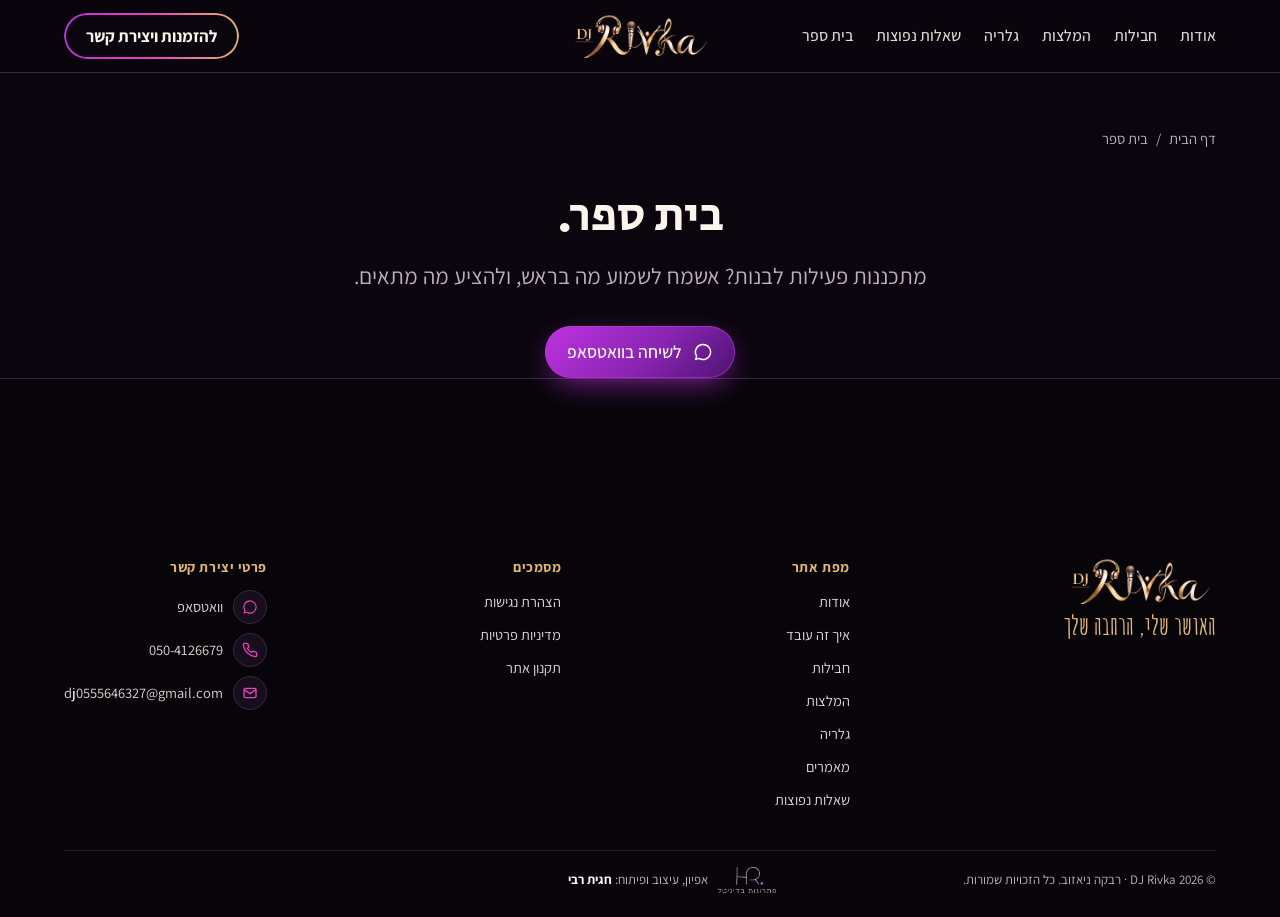
<file: school.html>
<!doctype html>
<html lang="he" dir="rtl">
<head>
<meta charset="utf-8">
<meta name="robots" content="noindex, nofollow">
<meta name="viewport" content="width=device-width, initial-scale=1, viewport-fit=cover">
<title>בית ספר · DJ Rivka</title>
<meta name="description" content="פעילות לבנות בבית הספר עם רבקה ניאזוב, DJ Rivka.">
<link rel="canonical" href="https://hagitrabi.github.io/dj-rivka/school.html">
<meta property="og:type" content="website">
<meta property="og:locale" content="he_IL">
<meta property="og:site_name" content="DJ Rivka">
<meta property="og:title" content="בית ספר · DJ Rivka">
<meta property="og:description" content="פעילות לבנות בבית הספר עם רבקה ניאזוב, DJ Rivka.">
<meta property="og:url" content="https://hagitrabi.github.io/dj-rivka/school.html">
<meta property="og:image" content="https://hagitrabi.github.io/dj-rivka/public/img/dj-rivka-share.jpg">
<meta name="twitter:card" content="summary_large_image">

<meta name="theme-color" content="#0b060e">
<link rel="icon" type="image/png" sizes="32x32" href="public/img/icon-32.png?v=202611221126">
<link rel="icon" type="image/png" sizes="512x512" href="public/img/icon-512.png?v=202611221126">
<link rel="apple-touch-icon" href="public/img/icon-180.png?v=202611221126">
<link rel="preconnect" href="https://fonts.googleapis.com"><link rel="preconnect" href="https://fonts.gstatic.com" crossorigin>
<link rel="stylesheet" href="https://fonts.googleapis.com/css2?family=Amatic+SC:wght@700&family=Assistant:wght@400;500;600;700&family=Secular+One&display=swap" media="print" onload="this.media='all'">
<!-- built by build-pages.js from dj-rivka.html: do not edit the header, footer or shared styles here -->
<style>
/* tokens: the same HSL values go into index.css of the Lovable project */
:root{
  --background:278 38% 4%;      /* almost black, with a purple breath */
  --surface:280 30% 8%;
  --surface-2:282 30% 12%;
  --glow:284 70% 34%;           /* stage purple */
  --brand:283 66% 42%;          /* logo purple: buttons */
  --brand-hi:288 74% 54%;
  --brand-deep:276 70% 26%;
  --magenta:316 78% 58%;
  --gold:38 66% 66%;            /* logo gold: accents only */
  --gold-soft:40 78% 78%;
  --foreground:32 70% 96%;      /* milk */
  --muted:290 12% 72%;
  --border:284 22% 20%;
  --note-cream:40 90% 90%; --note-gold:40 80% 76%; --note-lilac:288 55% 86%; --note-ink:282 45% 14%;
  /* fonts chosen with ui-ux-pro-max ("Classic Elegant": a high-contrast serif with a clean sans), Hebrew versions */
  --font-display:'Frank Ruhl Libre',Georgia,serif; --font-body:'Heebo',Arial,sans-serif; --font-hand:'Amatic SC','Heebo',cursive;
  --radius:18px;
  /* aliases so older rules keep working */
  --primary:var(--gold); --primary-soft:var(--gold-soft);
}
*{box-sizing:border-box}
html{-webkit-text-size-adjust:100%;scroll-behavior:smooth}
body{margin:0;background:hsl(var(--background));color:hsl(var(--foreground));font:400 clamp(16px,1.15vw,18px)/1.65 var(--font-body);overflow-x:clip}
a{color:inherit}
p{margin:0}
img{max-width:100%;display:block}
:focus-visible{outline:2px solid hsl(var(--primary));outline-offset:3px;border-radius:6px}
h1,h2,h3{margin:0;font-family:var(--font-display);font-weight:700;line-height:1.12}
.wrap{width:min(1200px,100% - 2*clamp(20px,5vw,64px));margin-inline:auto}
section{position:relative}
.sec{padding-block:clamp(72px,10vw,128px)}
.h2{font-size:clamp(34px,4.6vw,60px)}
.lead{color:hsl(var(--muted));font-size:clamp(17px,1.35vw,20px);max-width:58ch}
.btn{display:inline-flex;align-items:center;justify-content:center;gap:10px;min-height:52px;padding:0 26px;border-radius:999px;font:700 17px var(--font-body);text-decoration:none;border:0;cursor:pointer;transition:background-color .2s ease,transform .2s ease}
/* main button: the logo purple, lit from inside like a stage light */
.btn-main{position:relative;color:#fff;background:linear-gradient(135deg,hsl(var(--brand-hi)),hsl(var(--brand)) 55%,hsl(var(--brand-deep)));box-shadow:0 0 0 1px hsl(var(--brand-hi)/.55) inset,0 10px 30px -8px hsl(var(--brand-hi)/.75);transition:box-shadow .25s ease,transform .2s ease,filter .25s ease}
.btn-main:hover{filter:brightness(1.12);box-shadow:0 0 0 1px hsl(var(--brand-hi)/.8) inset,0 14px 40px -6px hsl(var(--brand-hi)/.95)}
.btn-main:active{transform:scale(.98)}
.btn-ghost{background:hsl(var(--brand)/.08);color:hsl(var(--foreground));border:1px solid hsl(var(--brand-hi)/.55)}
.btn-ghost:hover{background:hsl(var(--brand)/.2);border-color:hsl(var(--brand-hi))}
.ico{width:22px;height:22px;flex:none}
.sr{position:absolute;width:1px;height:1px;overflow:hidden;clip-path:inset(50%)}

/* ---------- loading screen ---------- */
.loader{display:none}
.js .loader{position:fixed;inset:0;z-index:200;display:grid;place-items:center;background:radial-gradient(50% 50% at 50% 50%,hsl(var(--glow)/.45),hsl(var(--background)) 70%);transition:opacity .6s ease,visibility .6s ease}
.loader.done{opacity:0;visibility:hidden;pointer-events:none}
.loader-disc{position:relative;width:min(240px,62vw);aspect-ratio:1;display:grid;place-items:center}
.loader-ring{position:absolute;inset:0;width:100%;height:100%;animation:spin 1.6s linear infinite;filter:drop-shadow(0 0 10px hsl(var(--magenta)/.6))}
.loader-disc img{width:68%;height:auto;animation:breathe 2.4s ease-in-out infinite}
@keyframes spin{to{transform:rotate(360deg)}}
@keyframes breathe{50%{transform:scale(1.04);filter:drop-shadow(0 0 14px hsl(var(--gold)/.45))}}

/* ---------- header: the logo hangs in a tab at the center, links on both sides ---------- */
.top{position:fixed;inset-inline:0;top:0;z-index:50}
.top::before{content:"";position:absolute;inset:0 0 auto;height:72px;transition:background-color .3s ease,border-color .3s ease;border-bottom:1px solid transparent}
.top.solid::before{background:hsl(var(--background)/.9);backdrop-filter:blur(10px);border-color:hsl(var(--border))}
.top .wrap{position:relative;display:grid;grid-template-columns:minmax(0,1fr) auto minmax(0,1fr);align-items:start;gap:24px;height:72px}
.nav{display:flex;align-items:center;height:72px;gap:clamp(16px,2.2vw,34px);font-weight:500}
.nav a{text-decoration:none;opacity:.88;position:relative}
.nav a::after{content:"";position:absolute;inset-inline:0;bottom:-6px;height:2px;border-radius:2px;background:linear-gradient(90deg,hsl(var(--brand-hi)),hsl(var(--gold)));transform:scaleX(0);transition:transform .25s ease}
.nav a:hover{opacity:1}.nav a:hover::after{transform:scaleX(1)}
.nav-b{display:flex;align-items:center;justify-content:flex-end;gap:clamp(16px,2.2vw,34px);height:72px}
.logo-tab{position:relative;display:grid;place-items:center;width:250px;height:100px;margin-top:-1px;filter:drop-shadow(0 10px 22px hsl(280 60% 2%/.6))}
.logo-tab .tab-shape{position:absolute;inset:0;width:100%;height:100%}
.logo-tab img{position:relative;width:150px;height:auto;margin-top:-6px}
/* CTA with a ring of brand colors, like a light strip */
.btn-ring{position:relative;min-height:46px;padding:0 22px;font-size:15px;color:hsl(var(--foreground));background:hsl(var(--background));isolation:isolate}
.btn-ring::before{content:"";position:absolute;inset:0;z-index:-1;border-radius:inherit;padding:2px;background:linear-gradient(90deg,hsl(var(--brand-hi)),hsl(var(--magenta)),hsl(var(--gold)));-webkit-mask:linear-gradient(#000 0 0) content-box,linear-gradient(#000 0 0);-webkit-mask-composite:xor;mask-composite:exclude}
.btn-ring:hover{background:hsl(var(--brand)/.25)}
.btn-ring{white-space:nowrap}.nav a{white-space:nowrap}
.btn-ring .short,.btn-ring .ic{display:none}.btn-ring .ic{width:22px;height:22px}
@media (max-width:600px){.btn-ring .long{display:none}.btn-ring .short{display:inline}}
@media (max-width:400px){.btn-ring .short{display:none}.btn-ring .ic{display:block}.btn-ring{width:46px;padding:0}}
@media (max-width:1100px){
  .nav-a{visibility:hidden;width:0;overflow:hidden}.nav-b .nav{display:none}
  .top::before{height:64px}.top .wrap,.nav-b{height:64px}
  .logo-tab{width:190px;height:80px}.logo-tab img{width:116px}
  .btn-ring{min-height:42px;padding:0 14px;font-size:14px}
}
@media (max-width:480px){.top .wrap{gap:8px}.logo-tab{width:160px;height:70px}.logo-tab img{width:98px}.btn-ring{padding:0 12px;font-size:13px}}

/* ---------- 01 hero ---------- */
.hero{min-height:100dvh;display:grid;align-items:center;overflow:hidden;padding-top:104px;isolation:isolate}
.hero::before{content:"";position:absolute;inset:0;z-index:-3;background:
  radial-gradient(46% 60% at 22% 64%,hsl(var(--glow)/.55),transparent 70%),
  radial-gradient(30% 40% at 8% 96%,hsl(var(--magenta)/.22),transparent 70%),
  radial-gradient(40% 50% at 92% 8%,hsl(var(--glow)/.22),transparent 70%),
  hsl(var(--background));
  /* the stage light fades out before the hero ends, so there is no edge above the stats */
  -webkit-mask-image:linear-gradient(#000 78%,transparent);mask-image:linear-gradient(#000 78%,transparent)}
/* the soundtrack: a live equalizer under the stage */
.hero .wave{position:absolute;inset-inline:0;bottom:0;z-index:-1;width:100%;height:clamp(110px,17vh,170px);pointer-events:none}
.hero .copy{padding-bottom:clamp(90px,14vh,150px)}
.wave-band{position:relative;height:clamp(110px,14vw,170px);overflow:hidden}
.wave-band .wave{position:absolute;inset:0;width:100%;height:100%}
.wave-band .label{position:absolute;inset-inline-start:clamp(20px,5vw,64px);top:12%;z-index:1;font:700 14px var(--font-body);letter-spacing:.18em;color:hsl(var(--foreground)/.75);display:flex;align-items:center;gap:10px}
.wave-band .label i{width:9px;height:9px;border-radius:50%;background:hsl(var(--magenta));box-shadow:0 0 12px hsl(var(--magenta));animation:live 1.4s ease-in-out infinite}
@keyframes live{50%{opacity:.35}}
.hero .wrap{display:grid;grid-template-columns:1.15fr .85fr;align-items:center;gap:clamp(24px,4vw,64px)}
.hero h1{font-size:clamp(40px,4.7vw,74px);font-weight:900;line-height:1.06;letter-spacing:-.01em}
.hero h1 span{display:block;white-space:nowrap}
.hero h1 .glow{background:linear-gradient(90deg,hsl(var(--gold-soft)),hsl(var(--gold)) 45%,hsl(var(--magenta)) 100%);-webkit-background-clip:text;background-clip:text;color:transparent;padding-bottom:.08em}
.hero .lead{margin-top:26px;color:hsl(var(--foreground)/.9);font-size:clamp(18px,1.4vw,21px);max-width:54ch}
@media (max-width:860px){.br-d{display:none}}
.hero .acts{display:flex;flex-wrap:wrap;align-items:center;gap:14px;margin-top:34px}
/* stage: Rivka lit by purple beams from the rig above */
.stage{position:relative;align-self:end;height:min(84dvh,760px);display:flex;justify-content:center;isolation:isolate}
.stage img{position:relative;z-index:2;height:100%;width:auto;max-width:none;object-fit:contain;object-position:bottom;
  -webkit-mask-image:linear-gradient(to bottom,#000 82%,transparent);mask-image:linear-gradient(to bottom,#000 82%,transparent)}
.lamp{position:absolute;z-index:0;top:-4%;width:10px;height:10px;border-radius:50%;background:hsl(320 100% 92%);box-shadow:0 0 14px 5px hsl(var(--magenta)),0 0 50px 18px hsl(var(--brand-hi)/.6)}
.lamp.l1{left:-6%}.lamp.l2{right:2%;box-shadow:0 0 18px 6px hsl(var(--brand-hi)),0 0 60px 20px hsl(var(--brand-hi)/.6)}
/* the beam shape is clipped on the inner layer and blurred on the outer one, so its edges stay soft */
.spot{position:absolute;z-index:1;top:-4%;width:72%;height:110%;pointer-events:none;mix-blend-mode:screen;filter:blur(18px);transform-origin:50% 0;animation:sway 7s ease-in-out infinite alternate}
.spot::before{content:"";position:absolute;inset:0;background:var(--beam);clip-path:polygon(48% 0,52% 0,96% 100%,4% 100%)}
.spot.s1{left:-38%;--r:-24deg;--beam:linear-gradient(to bottom,hsl(var(--magenta)/.85),hsl(var(--brand-hi)/.38) 45%,hsl(var(--brand-hi)/.08) 85%,transparent)}
.spot.s2{right:-30%;--r:20deg;animation-duration:9s;--beam:linear-gradient(to bottom,hsl(var(--brand-hi)/.75),hsl(var(--brand)/.3) 50%,transparent 90%)}
@keyframes sway{from{transform:rotate(var(--r))}to{transform:rotate(calc(var(--r) * .8))}}
.pool{position:absolute;z-index:1;bottom:2%;left:50%;width:120%;height:22%;transform:translateX(-50%);border-radius:50%;background:radial-gradient(closest-side,hsl(var(--magenta)/.45),hsl(var(--brand-hi)/.18) 55%,transparent);filter:blur(6px)}
@media (max-width:860px){
  .hero{padding-top:80px;align-items:start}
  .hero .wrap{grid-template-columns:1fr;gap:0}
  .stage{order:-1;height:min(48dvh,420px);margin-top:8px}
  .hero .copy{padding-bottom:120px}
  .hero .acts .btn{width:100%}
  .hero h1 span{white-space:normal}
}

/* ---------- 02 numbers: a row of glass cards, each with an icon, a number and a label ---------- */
/* sits right under Rivka: 15px from the hero */
.numbers{position:relative;padding-block:15px clamp(40px,6vw,72px);background:transparent}
.numbers ul{list-style:none;margin-block:0;padding:0;display:grid;grid-template-columns:repeat(4,1fr);gap:clamp(12px,1.6vw,20px)}
.stat{position:relative;display:grid;justify-items:center;align-content:start;gap:10px;padding:clamp(22px,2.4vw,30px) 14px;text-align:center;border-radius:18px;
  background:linear-gradient(160deg,hsl(var(--surface-2)/.85),hsl(var(--surface)/.6));border:1px solid hsl(var(--brand-hi)/.22);
  box-shadow:0 1px 0 hsl(0 0% 100%/.05) inset,0 18px 40px -24px hsl(280 60% 2%/.9);backdrop-filter:blur(8px);
  transition:transform .3s ease,border-color .3s ease,box-shadow .3s ease}
.stat:hover{transform:translateY(-4px);border-color:hsl(var(--brand-hi)/.55);box-shadow:0 1px 0 hsl(0 0% 100%/.06) inset,0 22px 44px -20px hsl(var(--brand-hi)/.55)}
.stat b{display:block;direction:ltr;unicode-bidi:isolate;font:900 clamp(38px,4vw,54px)/1 var(--font-display);font-variant-numeric:tabular-nums;
  background:linear-gradient(90deg,hsl(var(--gold-soft)),hsl(var(--gold)) 45%,hsl(var(--magenta)) 100%);-webkit-background-clip:text;background-clip:text;color:transparent;padding-bottom:.06em}
.stat span{color:hsl(var(--foreground)/.86);font:500 clamp(15px,1.15vw,18px)/1.4 var(--font-body)}
@media (max-width:760px){.numbers ul{grid-template-columns:repeat(2,1fr)}}

/* ---------- 03 the mess: the heading stays on top, the notes fold into one card as she scrolls ---------- */
.mess{overflow-x:clip}
.mess .pin{display:flex;align-items:center;padding-top:clamp(84px,11vh,120px)}
.mess-grid{display:grid;grid-template-columns:1fr 1fr;align-items:center;gap:clamp(32px,5vw,80px)}
.mess .head{text-align:start}
.mess h2{font-size:clamp(34px,3.7vw,56px);font-weight:900;line-height:1.08}
.mess h2 span{display:block}
.mess h2 .glow{color:inherit;padding-bottom:.08em}
.mess .sub{position:relative;margin:16px 0 0;max-width:60ch;min-height:3.3em;font-size:clamp(17px,1.4vw,21px)}
.mess .sub p{color:hsl(var(--foreground)/.85);transition:opacity .4s ease}
.mess .sub .after{position:absolute;inset:0;opacity:0;font:700 clamp(19px,1.6vw,24px)/1.4 var(--font-display);color:hsl(var(--gold-soft))}
.mess .hint{margin-top:6px;font-size:14px;color:hsl(var(--muted))}

/* the stage: the card in the middle, the notes scattered across the whole width */
.stage-m{position:relative;min-height:0;display:grid;place-items:center;padding-block:clamp(16px,3vh,32px)}
.mess.scrolly .stage-m{height:min(78vh,660px)}
.plan{position:relative;z-index:1;width:min(880px,100%);padding:clamp(20px,2.4vw,30px);border-radius:28px;
  background:linear-gradient(160deg,hsl(var(--surface-2)/.92),hsl(var(--surface)/.85));border:1px solid hsl(var(--brand-hi)/.3);
  box-shadow:0 1px 0 hsl(0 0% 100%/.05) inset,0 30px 70px -30px hsl(var(--brand-hi)/.55)}
.plan-top{display:flex;flex-wrap:wrap;align-items:baseline;justify-content:space-between;gap:6px 16px;margin-bottom:16px}
.plan-top h3{font-size:clamp(22px,2vw,28px);font-weight:900}
.plan-top small{font-size:13px;font-weight:700;color:hsl(var(--gold-soft))}
.plan ul{list-style:none;margin:0;padding:0;display:grid;grid-template-columns:1fr;gap:10px}
.plan li{display:flex;align-items:center;gap:10px;min-height:52px;padding:10px 14px;border-radius:14px;background:hsl(var(--brand)/.14);border:1px solid hsl(var(--brand-hi)/.22);font-weight:500}
.plan li::before{content:"";width:9px;height:9px;flex:none;border-radius:3px;background:hsl(var(--magenta));box-shadow:0 0 10px hsl(var(--magenta)/.7)}
.plan li em{margin-inline-start:auto;font-style:normal;font-size:13px;font-weight:700;padding:3px 10px;border-radius:999px;background:hsl(var(--gold)/.16);color:hsl(var(--gold-soft));white-space:nowrap}

/* the notes: each one a different kind of mess, all in the site's colours */
.bits{position:absolute;inset:0;z-index:2;pointer-events:none}
.bit{pointer-events:auto;cursor:default;transition:scale .35s cubic-bezier(.22,1,.36,1),translate .35s cubic-bezier(.22,1,.36,1),box-shadow .35s ease}
.bit:hover{z-index:5;scale:1.1;translate:0 -8px;box-shadow:0 28px 46px -14px hsl(280 60% 2%/.95),0 0 0 2px hsl(var(--gold)/.65),0 0 34px hsl(var(--magenta)/.5)}
.plan li{transition:background-color .3s ease,border-color .3s ease,translate .3s ease}
.plan li:hover{background:hsl(var(--brand)/.26);border-color:hsl(var(--gold)/.55);translate:-4px 0}
@media (prefers-reduced-motion:reduce){.bit,.plan li{transition:none}.bit:hover{scale:none;translate:none}.plan li:hover{translate:none}}
.bit{position:absolute;left:0;top:0;width:clamp(140px,11.5vw,175px);padding:12px 14px;border-radius:12px;font-size:14px;line-height:1.35;color:hsl(var(--note-ink));
  box-shadow:0 18px 34px -12px hsl(280 60% 2%/.8);will-change:transform,opacity}
.bit b{display:block;font:700 22px/1.1 var(--font-hand)}
.bit.sticky{background:hsl(var(--note-cream));font:700 22px/1.1 var(--font-hand);border-radius:4px}
.bit.sticky.lilac{background:hsl(var(--note-lilac))}.bit.sticky.gold{background:hsl(var(--note-gold))}
.bit.sticky::before{content:"";position:absolute;top:-9px;left:50%;width:54px;height:18px;margin-left:-27px;background:hsl(var(--foreground)/.4);transform:rotate(-3deg)}
.bit.chat{background:hsl(282 30% 14%);color:hsl(var(--foreground));border:1px solid hsl(var(--brand-hi)/.3)}
.bit.chat .who{display:flex;align-items:center;gap:8px;margin:-4px -6px 8px;padding:6px 8px;border-radius:8px;background:hsl(280 40% 6%);font-size:13px;font-weight:700}
.bit.chat .who i{width:22px;height:22px;border-radius:50%;background:hsl(var(--magenta));display:grid;place-items:center;font-style:normal;font-size:12px;color:#fff}
.bit.chat time{display:block;margin-top:6px;font-size:11px;color:hsl(var(--brand-hi))}
.bit.lined{background:repeating-linear-gradient(hsl(40 60% 97%) 0 25px,hsl(270 40% 82%) 25px 26px);border-inline-start:3px solid hsl(var(--magenta)/.5);padding-top:8px}
.bit.lined b{color:hsl(var(--brand))}
.bit.lined s{color:hsl(var(--magenta))}
.bit.sched{background:hsl(40 50% 97%)}
.bit.sched span{display:block;margin-top:6px;padding:4px 8px;border-radius:6px;background:hsl(var(--note-lilac));border-inline-end:3px solid hsl(var(--magenta));font-size:13px}
.bit.receipt{background:hsl(0 0% 99%);border-radius:4px;text-align:center;-webkit-mask:radial-gradient(6px at 50% 100%,#0000 98%,#000) 50% / 14px 100%;mask:radial-gradient(6px at 50% 100%,#0000 98%,#000) 50% / 14px 100%;padding-bottom:20px}
.bit.receipt b{font:900 26px/1.1 var(--font-display);color:hsl(var(--brand))}
.bit.receipt small{display:block;color:hsl(var(--magenta));font-weight:700}
.bit.dots{background:hsl(280 40% 7%);color:hsl(var(--foreground));border:1px solid hsl(var(--border))}
.bit.dots .row{display:flex;gap:6px;margin-bottom:8px}.bit.dots .row i{width:26px;height:26px;border-radius:8px}
.bit.dots small{display:block;margin-top:4px;color:hsl(var(--magenta));font-size:12px}
.bit.glow{background:linear-gradient(135deg,hsl(var(--brand-hi)),hsl(var(--magenta)));color:#fff}
.bit.glow b{font-family:var(--font-display);font-size:20px}
.bit ul{margin:6px 0 0;padding:0;list-style:none;font-size:14px}.bit li::before{content:"☐ "}

/* the moving version: a pinned track; the static version: just the finished card */
.mess.scrolly .mess-track{height:300vh}
.mess.scrolly .pin{position:sticky;top:0;height:100dvh}
.mess:not(.scrolly) .bits{display:none}
.mess:not(.scrolly) .sub .after{position:static;opacity:1;margin-top:10px}
.mess:not(.scrolly) .hint{display:none}
.mess:not(.scrolly) .pin{padding-bottom:clamp(48px,8vw,96px)}
@media (max-width:860px){
  .mess .pin{padding-top:84px}
  .mess-grid{grid-template-columns:1fr;gap:0}
  .mess .head{text-align:center}
  .mess .sub{margin-inline:auto}
  .mess.scrolly .pin{align-items:stretch}
  .mess.scrolly .mess-grid{grid-template-rows:auto 1fr;height:100%}
  .mess.scrolly .stage-m{height:auto}
  .plan ul{grid-template-columns:1fr}
  .plan li{min-height:44px;padding:8px 12px;font-size:15px}
  .bit{width:132px;padding:10px 12px;font-size:13px}.bit b,.bit.sticky{font-size:19px}
  .bit.receipt b{font-size:20px}
  .mess.scrolly .mess-track{height:260vh}
}

/* ---------- 04 about: a centered line, Rivka in the middle, her words on one side and the button on the other ---------- */
.about{padding-block:clamp(72px,10vw,128px) clamp(24px,4vw,48px);overflow:hidden}
.about h2{text-align:center;font-size:clamp(34px,4.6vw,66px);font-weight:900;line-height:1.1;max-width:18ch;margin-inline:auto}
.about h2 .glow{color:inherit}
.meet{display:grid;grid-template-columns:1fr minmax(300px,440px) 1fr;align-items:center;gap:clamp(20px,3vw,48px);margin-top:clamp(20px,3vw,40px)}
.meet .words{align-self:center;padding-bottom:clamp(40px,8vw,120px)}
.meet .hello{font:900 clamp(22px,2vw,28px)/1.3 var(--font-display);color:hsl(var(--gold-soft))}
.meet .words p+p{margin-top:12px;color:hsl(var(--foreground)/.85)}
.meet .side{align-self:end;justify-self:start;padding-bottom:clamp(60px,10vw,150px)}
.me{position:relative;align-self:end;display:flex;justify-content:center;isolation:isolate}
.me::before{content:"";position:absolute;z-index:-1;left:50%;bottom:4%;width:118%;aspect-ratio:1;transform:translateX(-50%);border-radius:50%;
  background:radial-gradient(closest-side,hsl(var(--brand-hi)/.55),hsl(var(--brand)/.18) 60%,transparent)}
.me::after{content:"";position:absolute;z-index:-1;left:50%;bottom:10%;width:92%;aspect-ratio:1;transform:translateX(-50%);border-radius:50%;border:1px solid hsl(var(--gold)/.4)}
.me img{width:100%;height:auto;-webkit-mask-image:linear-gradient(to bottom,#000 86%,transparent),linear-gradient(to left,transparent,#000 9%);-webkit-mask-composite:source-in;mask-image:linear-gradient(to bottom,#000 86%,transparent),linear-gradient(to left,transparent,#000 9%);mask-composite:intersect}
@media (max-width:860px){
  .about h2 .glow{display:block}
  .meet{grid-template-columns:1fr;gap:18px}
  .me{order:-1;width:min(340px,82%);margin-inline:auto}
  .meet .words,.meet .side{padding-bottom:0}
  .meet .side{justify-self:stretch}.meet .side .btn{width:100%}
}

/* ---------- how it works: heading and steps on one side, the record on the other, in two equal halves.
   As she scrolls the record turns a quarter at a time; each hot spot stops at the needle and its step lights up ---------- */
.how{overflow-x:clip;padding-block:clamp(72px,10vw,128px)}
.spin{display:grid;grid-template-columns:1fr 1fr;align-items:center;gap:clamp(40px,6vw,96px)}
.how-text{justify-self:stretch}
.how h2{font-size:clamp(34px,4.4vw,58px);font-weight:900}
.how .lead{margin-top:12px}
.stops{list-style:none;margin:clamp(24px,3vw,40px) 0 0;padding:0;display:grid;gap:clamp(16px,2.4vh,26px)}
.stops li{display:grid;grid-template-columns:auto 1fr;align-items:center;column-gap:18px;row-gap:6px;transition:opacity .6s ease}
.stops .n{font:900 clamp(32px,3vw,46px)/1 var(--font-display);background:linear-gradient(180deg,hsl(var(--gold-soft)),hsl(var(--magenta)));-webkit-background-clip:text;background-clip:text;color:transparent;padding-bottom:.06em}
.stops h3{font-size:clamp(20px,1.8vw,26px);font-weight:900}
.stops .desc{grid-column:2;display:grid;grid-template-rows:1fr;transition:grid-template-rows .6s cubic-bezier(.22,1,.36,1)}
.stops .desc p{min-height:0;overflow:hidden;color:hsl(var(--foreground)/.82);max-width:46ch;transition:opacity .5s ease}
.how .dots{display:none}

/* the record */
.disc{--d:min(440px,32vw);justify-self:center;position:relative;width:var(--d);aspect-ratio:1;isolation:isolate}
.disc::before{content:"";position:absolute;inset:-18%;z-index:-1;border-radius:50%;background:radial-gradient(closest-side,hsl(var(--brand-hi)/.4),hsl(var(--magenta)/.12) 60%,transparent)}
.vinyl{position:absolute;inset:0;border-radius:50%;transform:rotate(var(--rot,0deg));
  background:radial-gradient(circle,transparent 0 33%,hsl(0 0% 3%) 33.4% 35%,transparent 35.2%),
    repeating-radial-gradient(circle,hsl(280 8% 6%) 0 1.5px,hsl(280 10% 11%) 1.5px 3px);
  box-shadow:0 0 0 2px hsl(280 25% 16%),0 0 0 9px hsl(280 30% 5%),0 40px 90px -30px hsl(280 60% 2%),0 0 90px -10px hsl(var(--brand-hi)/.45)}
.vinyl .vinyl-label{position:absolute;inset:33%;border-radius:50%;display:grid;place-items:center;
  background:radial-gradient(circle,hsl(var(--background)) 0 4%,transparent 4.5%),conic-gradient(from 30deg,hsl(var(--brand-hi)),hsl(var(--magenta)),hsl(var(--brand-deep)),hsl(var(--brand-hi)))}
.vinyl .vinyl-label img{width:74%;height:auto}
.shine{position:absolute;inset:0;border-radius:50%;pointer-events:none;mix-blend-mode:screen;
  background:conic-gradient(from 210deg,transparent 0 5%,hsl(var(--magenta)/.32) 10%,transparent 17% 48%,hsl(var(--gold)/.26) 54%,transparent 61% 80%,hsl(var(--brand-hi)/.3) 86%,transparent 92%);
  -webkit-mask:radial-gradient(circle,transparent 34%,#000 35%);mask:radial-gradient(circle,transparent 34%,#000 35%)}
.hot{position:absolute;width:26px;height:26px;margin:-13px 0 0 -13px;border-radius:50%;
  background:radial-gradient(circle,hsl(45 100% 92%) 0 22%,hsl(var(--gold)) 40%,hsl(var(--magenta)/.9) 70%,transparent 72%);
  box-shadow:0 0 16px hsl(var(--magenta)),0 0 36px hsl(var(--magenta)/.6);opacity:.6;transition:opacity .6s ease,transform .6s ease}
.hot::before,.hot::after{content:"";position:absolute;inset:0;border-radius:50%;border:2px solid hsl(var(--magenta)/.8);animation:ping 2.4s ease-out infinite}
.hot::after{animation-delay:1.2s}
@keyframes ping{from{transform:scale(1);opacity:.9}to{transform:scale(3);opacity:0}}
.hot b{position:absolute;left:50%;top:50%;transform:translate(-50%,-50%) rotate(calc(-1 * var(--rot,0deg))) translateY(-30px);font:900 15px/1 var(--font-display);color:hsl(var(--gold-soft));text-shadow:0 0 8px hsl(280 60% 3%)}
.hot.on{opacity:1;transform:scale(1.35)}
/* the needle the hot spots meet, on the side that faces the steps */
.needle{position:absolute;left:100%;top:50%;width:clamp(28px,3vw,52px);height:3px;margin-top:-1.5px;border-radius:3px;background:linear-gradient(90deg,hsl(var(--gold)),hsl(var(--gold)/.2));box-shadow:0 0 10px hsl(var(--gold)/.6)}
.needle::before{content:"";position:absolute;left:-7px;top:50%;width:12px;height:12px;margin-top:-6px;transform:rotate(45deg);background:hsl(var(--gold));box-shadow:0 0 12px hsl(var(--gold))}

/* moving version: pinned. The lit step is bright and its words fold open right under it while the last one folds shut */
.how.scrolly{padding-block:0}
.how.scrolly .how-track{height:420vh}
.how.scrolly .pin{position:sticky;top:0;height:100dvh;display:flex;align-items:center;padding-top:clamp(80px,11vh,110px);padding-bottom:24px}
.how.scrolly .stops li{opacity:.3}
.how.scrolly .stops li.on{opacity:1}
.how.scrolly .stops li .desc{grid-template-rows:0fr}
.how.scrolly .stops li .desc p{opacity:0}
.how.scrolly .stops li.on .desc{grid-template-rows:1fr}
.how.scrolly .stops li.on .desc p{opacity:1;transition-delay:.15s}
@media (max-width:860px){
  .spin{grid-template-columns:1fr;gap:28px}
  .how-text{text-align:center}
  .stops{text-align:start}
  .disc{--d:min(80vw,360px);order:1}
  .needle{left:50%;top:100%;width:3px;height:30px;margin:0 0 0 -1.5px;background:linear-gradient(180deg,hsl(var(--gold)),hsl(var(--gold)/.2))}
  .needle::before{left:50%;top:-7px;margin:0 0 0 -6px}
  /* phone, moving: heading, record, then one step at a time */
  .how.scrolly .pin{align-items:flex-start;padding-top:84px}
  .how.scrolly .spin{grid-template-columns:1fr;grid-template-areas:"h" "l" "d" "s" "o";gap:0}
  .how.scrolly .how-text{display:contents}
  .how.scrolly .how-text h2{grid-area:h;text-align:center}
  .how.scrolly .how-text .lead{grid-area:l;text-align:center;font-size:16px;margin:8px 0 24px}
  .how.scrolly .disc{grid-area:d;margin-bottom:46px}
  .how.scrolly .stops{grid-area:s;margin:0;padding:0;min-height:var(--stops-h,200px);position:relative}
  .how.scrolly .stops li{position:absolute;inset:0 0 auto;opacity:0;visibility:hidden;transition:opacity .5s ease,visibility .5s}
  .how.scrolly .stops li.on{opacity:1;visibility:visible}
  .how.scrolly .stops li .desc{grid-template-rows:1fr}
  .how.scrolly .stops li .desc p{opacity:1}
  .how.scrolly .dots{display:flex;grid-area:o;justify-content:center;gap:10px;margin-top:16px}
  .how .dots i{width:9px;height:9px;border-radius:50%;background:hsl(var(--brand-hi)/.35);transition:background .3s ease,transform .3s ease}
  .how .dots i.on{background:hsl(var(--gold));transform:scale(1.3)}
}
@media (prefers-reduced-motion:reduce){.hot::before,.hot::after{animation:none;opacity:0}}

/* ---------- services: tall cards in a staggered row; they rise in turn and drift apart a little with the scroll.
   The photos are Rivka at her booth for now; they will be swapped for atmosphere photos of each service ---------- */
.svc2 .head{text-align:center}
.svc2 h2{font-size:clamp(34px,4.6vw,60px);font-weight:900}
.svc2 h2 .glow{color:inherit}
.svc2 .lead{margin:14px auto 0;max-width:62ch}

.stack{display:flex;gap:clamp(10px,1.2vw,16px);margin-top:clamp(48px,6vw,80px);padding-bottom:40px}
.tall{--tone:288 74% 54%;--lift:0px;--drift:0px;flex:1 1 0;min-width:0;display:flex;flex-direction:column;border-radius:20px;overflow:hidden;
  background:hsl(var(--surface));border:1px solid hsl(var(--tone)/.3);box-shadow:0 30px 60px -30px hsl(280 60% 2%),0 0 40px -18px hsl(var(--tone)/.5);
  transform:translateY(calc(var(--lift) + var(--drift)));transition:transform .5s cubic-bezier(.22,1,.36,1),border-color .35s ease,box-shadow .35s ease}
.tall:nth-child(even){--lift:-34px}
.tall.t-pink{--tone:316 78% 58%}.tall.t-gold{--tone:38 66% 62%}.tall.t-deep{--tone:276 70% 46%}
.tall .top{position:relative;height:clamp(200px,20vw,260px);overflow:hidden;background:radial-gradient(90% 80% at 50% 30%,hsl(var(--tone)/.45),hsl(var(--surface-2)) 75%)}
.tall .top svg,.tall .top img{position:absolute;inset:0;width:100%;height:100%;transition:transform .7s cubic-bezier(.22,1,.36,1)}
.tall .top svg{padding:14%}
.tall .top img{object-fit:cover;object-position:50% 20%}
.tall .top::after{content:"";position:absolute;inset:auto 0 0;height:40%;background:linear-gradient(transparent,hsl(var(--surface)))}
.tall .txt{position:relative;flex:1;padding:18px 16px 22px;background:linear-gradient(180deg,hsl(var(--surface)),hsl(280 40% 6%))}
.tall .txt::before{content:"";display:block;width:34px;height:3px;margin-bottom:12px;border-radius:3px;background:linear-gradient(90deg,hsl(var(--gold)),hsl(var(--magenta)));transition:width .4s ease}
.tall .no{position:absolute;top:14px;inset-inline-start:14px;z-index:1;font:900 14px/1 var(--font-display);color:hsl(var(--gold-soft))}
.tall h3{font-size:clamp(17px,1.35vw,20px);font-weight:900;line-height:1.2}
.tall p{margin-top:8px;font-size:14.5px;line-height:1.55;color:hsl(var(--foreground)/.8)}
.tall:hover{border-color:hsl(var(--tone)/.75);box-shadow:0 34px 60px -28px hsl(280 60% 2%),0 0 50px -12px hsl(var(--tone)/.7);transform:translateY(calc(var(--lift) + var(--drift) - 10px))}
.tall:hover .top svg,.tall:hover .top img{transform:scale(1.07)}
.tall:hover .txt::before{width:64px}
/* entrance: each card rises in turn */
.js .stack .tall{opacity:0;translate:0 40px;transition:opacity .7s ease,translate .8s cubic-bezier(.22,1,.36,1),transform .5s cubic-bezier(.22,1,.36,1),border-color .35s ease,box-shadow .35s ease}
.js .stack.in .tall{opacity:1;translate:0 0}
.stack.in .tall:nth-child(2){transition-delay:.08s}.stack.in .tall:nth-child(3){transition-delay:.16s}.stack.in .tall:nth-child(4){transition-delay:.24s}.stack.in .tall:nth-child(5){transition-delay:.32s}.stack.in .tall:nth-child(6){transition-delay:.4s}
@media (max-width:1000px){
  .stack{overflow-x:auto;scroll-snap-type:x mandatory;padding:40px clamp(20px,5vw,64px) 30px;margin-inline:calc(-1 * clamp(20px,5vw,64px));scrollbar-width:none}
  .stack::-webkit-scrollbar{display:none}
  .tall{flex:0 0 min(72vw,280px);scroll-snap-align:center}
  .tall:nth-child(even){--lift:-20px}
  .swipe{display:block;text-align:center;margin-top:4px;font-size:14px;color:hsl(var(--muted))}
}
.swipe{display:none}

@media (prefers-reduced-motion:reduce){.js .stack .tall{opacity:1;translate:none}}

/* ---------- 05 packages ---------- */
/* track cards: wide, glowing, each in its own tone, with a moving wall of photos on the far side */
.tracks{display:grid;gap:28px;margin-top:48px}
.track{--tone:283 66% 42%;position:relative;overflow:hidden;border-radius:30px;background:hsl(var(--surface));border:1px solid hsl(var(--tone)/.45);box-shadow:0 0 44px -10px hsl(var(--tone)/.7);min-height:440px;isolation:isolate}
.track.t-plum{--tone:318 64% 46%}
.track.t-gold{--tone:36 64% 46%}
.track-copy{position:relative;z-index:2;height:100%;padding:clamp(28px,3.4vw,48px);padding-inline-end:46%;background:linear-gradient(to left,hsl(var(--tone)/.62) 0%,hsl(var(--tone)/.3) 42%,hsl(var(--surface)/.0) 78%)}
.track-num{display:flex;align-items:center;gap:12px;font:700 22px/1 var(--font-display);color:hsl(var(--gold-soft))}
.track-num .tag{padding:4px 12px;border-radius:999px;background:hsl(var(--gold));color:hsl(282 52% 8%);font:700 13px var(--font-body)}
.track h3{margin-top:16px;font-size:clamp(28px,2.8vw,40px);font-weight:900}
.track .for{margin-top:10px;color:hsl(var(--foreground)/.85);max-width:46ch}
.track ul{list-style:none;margin:22px 0 0;padding:0;display:grid;grid-template-columns:1fr 1fr;gap:10px 22px}
.track li{display:flex;gap:10px;align-items:flex-start;font-weight:500}
.track li svg{width:20px;height:20px;flex:none;margin-top:3px;color:hsl(var(--gold-soft))}
.track .foot{display:flex;flex-wrap:wrap;align-items:center;gap:14px 22px;margin-top:28px}
.track .price{color:hsl(var(--foreground)/.75);font-weight:500}
.track .btn svg.arr{width:18px;height:18px;transition:transform .25s ease}
.track .btn:hover svg.arr{transform:translateX(-4px)}
/* the photo wall */
.track-wall{position:absolute;z-index:1;inset-block:0;inset-inline-end:0;width:58%;perspective:900px;mask-image:linear-gradient(to left,transparent 0%,#000 30%,#000 90%,transparent 100%)}
.wall{position:absolute;inset:-12% -14%;display:grid;align-content:center;gap:14px;transform:rotateY(-12deg) rotateX(6deg) rotate(-4deg)}
.wall-row{display:flex;gap:14px;width:max-content;animation:wall 46s linear infinite}
.wall-row:nth-child(2){animation-direction:reverse;margin-inline-start:-70px;animation-duration:54s}
.wall-row:nth-child(3){animation-duration:40s}
.wall-row img{width:150px;height:170px;object-fit:cover;border-radius:14px;flex:none;box-shadow:0 12px 26px hsl(280 60% 2%/.55)}
@keyframes wall{to{transform:translateX(50%)}}
.track:hover .wall-row{animation-play-state:paused}
@media (max-width:860px){
  .track{min-height:0}
  .track-wall{position:relative;width:100%;height:210px;mask-image:linear-gradient(to bottom,#000 55%,transparent)}
  .wall{inset:-30% -10%}
  .wall-row img{width:110px;height:124px}
  .track-copy{padding-inline-end:clamp(22px,5vw,32px);margin-top:-60px;background:linear-gradient(to bottom,transparent 0%,hsl(var(--tone)/.4) 22%,hsl(var(--tone)/.18) 100%)}
  .track ul{grid-template-columns:1fr}
}

/* ---------- packages : two cards side by side on an almost black ground; premium lit in purple.
   Add-ons below as a quiet list of chips. No prices and no durations anywhere ---------- */
.pk{--cyan:190 85% 62%;background:hsl(280 30% 3%)}
.pk .head{text-align:center}
.pk h2{font-size:clamp(34px,4.6vw,60px);font-weight:900}
.pk h2 .glow{color:inherit}
.pk .lead{margin:14px auto 0;max-width:56ch}
.pk-cards{display:grid;grid-template-columns:1fr 1fr;gap:clamp(18px,2.4vw,32px);margin-top:clamp(40px,5vw,64px);align-items:stretch}
.pk-card{position:relative;display:flex;flex-direction:column;padding:clamp(28px,3vw,44px);border-radius:28px;
  background:linear-gradient(180deg,hsl(280 22% 8%),hsl(280 26% 5%));border:1px solid hsl(0 0% 100%/.08);box-shadow:0 30px 60px -36px hsl(280 60% 1%)}
.pk-card.prem{background:radial-gradient(90% 60% at 50% 0%,hsl(var(--brand)/.28),transparent 70%),linear-gradient(180deg,hsl(282 30% 10%),hsl(280 30% 5%));
  border-color:hsl(var(--brand-hi)/.65);box-shadow:0 0 0 1px hsl(var(--brand-hi)/.25),0 30px 70px -30px hsl(var(--brand-hi)/.55)}
.pk-tag{align-self:flex-start;margin-bottom:16px;padding:6px 14px;border-radius:999px;font-weight:700;font-size:13.5px;letter-spacing:.02em;color:#fff;
  background:linear-gradient(135deg,hsl(var(--brand-hi)),hsl(var(--brand-deep)));box-shadow:0 6px 18px -6px hsl(var(--brand-hi)/.8)}
.pk-card h3{font-size:clamp(40px,4.4vw,60px);font-weight:900;line-height:1}
.pk-card.prem h3{color:hsl(var(--gold));padding-bottom:.06em}
.pk-sub{margin-top:10px;font:700 clamp(18px,1.5vw,21px)/1.35 var(--font-display);color:hsl(var(--foreground)/.85)}
.pk-rule{height:1px;margin:24px 0 20px;background:linear-gradient(90deg,transparent,hsl(var(--brand-hi)/.5),hsl(var(--cyan)/.4),transparent)}
.pk-intro{margin-bottom:12px;font-weight:700;color:hsl(var(--gold-soft))}
.pk-list{list-style:none;margin:0;padding:0;display:grid;gap:12px}
.pk-list li{position:relative;padding-inline-start:24px;color:hsl(var(--foreground)/.9)}
/* little glowing dots in purple and light blue */
.pk-list li::before{content:"";position:absolute;inset-inline-start:2px;top:.62em;width:8px;height:8px;border-radius:50%;background:hsl(var(--brand-hi));box-shadow:0 0 10px hsl(var(--brand-hi)/.9)}
.pk-list li:nth-child(even)::before{background:hsl(var(--cyan));box-shadow:0 0 10px hsl(var(--cyan)/.85)}
.pk-sum{margin-top:22px;font-style:italic;color:hsl(var(--foreground)/.75)}
.pk-note{margin-top:22px;padding:12px 14px;border-radius:14px;font-size:14px;line-height:1.55;color:hsl(var(--muted));background:hsl(0 0% 100%/.03);border:1px dashed hsl(var(--brand-hi)/.3)}
.pk-card .btn{margin-top:auto;align-self:stretch}
.pk-foot{margin-top:28px;display:flex}
.pk-foot .btn{flex:1}
.pk-card:not(.prem) .btn{background:transparent;color:hsl(var(--foreground));border:1px solid hsl(var(--cyan)/.55);box-shadow:none}
.pk-card:not(.prem) .btn:hover{background:hsl(var(--cyan)/.1);border-color:hsl(var(--cyan))}

/* add-ons: quiet, below the cards, never competing with them */
.pk-add{margin-top:clamp(48px,6vw,72px);padding:clamp(24px,3vw,36px);border-radius:24px;border:1px solid hsl(0 0% 100%/.06);background:hsl(280 25% 5%)}
.pk-add h3{text-align:center;font-size:clamp(22px,2vw,28px);font-weight:900}
.pk-add p{text-align:center;margin-top:6px;color:hsl(var(--muted));font-size:15px}
.pk-chips{list-style:none;margin:20px 0 0;padding:0;display:flex;flex-wrap:wrap;justify-content:center;gap:10px}
.pk-chips li{display:inline-flex;align-items:center;gap:9px;padding:9px 16px;border-radius:999px;border:1px solid hsl(var(--brand-hi)/.28);background:hsl(var(--brand)/.08);font-weight:500;font-size:15px}
.pk-chips li::before{content:"";width:7px;height:7px;border-radius:50%;background:hsl(var(--cyan));box-shadow:0 0 8px hsl(var(--cyan)/.8)}
.pk-chips li:nth-child(odd)::before{background:hsl(var(--magenta));box-shadow:0 0 8px hsl(var(--magenta)/.8)}
.pk-chips li.more{border-style:dashed;color:hsl(var(--foreground)/.8)}
@media (max-width:860px){
  .pk-cards{grid-template-columns:1fr}
  .pk-card{padding:26px 22px}
}

/* ---------- 06 testimonials: the mothers' real WhatsApp messages, standing on a curved stage.
   The message in front is lit; the ones beside it curve toward her and fade. Drag, arrows or keyboard ---------- */
.rev .head{text-align:center}
.rev h2{font-size:clamp(34px,4.6vw,60px);font-weight:900}
.ring-wrap{position:relative;overflow:hidden;margin-top:clamp(28px,4vw,48px);height:clamp(440px,40vw,520px);outline:none;touch-action:pan-y;user-select:none;-webkit-user-select:none;cursor:grab;
  -webkit-mask-image:linear-gradient(to right,transparent,#000 10%,#000 90%,transparent);mask-image:linear-gradient(to right,transparent,#000 10%,#000 90%,transparent)}
.ring-wrap.dragging{cursor:grabbing}
.ring-wrap:focus-visible{box-shadow:inset 0 0 0 2px hsl(var(--gold)/.6);border-radius:20px}
.ring-stage{position:absolute;inset:0;perspective:1400px;perspective-origin:50% 50%}
.wa{--w:clamp(290px,27vw,380px);position:absolute;left:50%;top:50%;width:var(--w);height:calc(var(--w) * 1.08);margin:0;padding:14px;border-radius:26px;display:flex;flex-direction:column;justify-content:center;gap:10px;
  transform:translate(-50%,-50%) translateX(var(--x,0px)) translateZ(var(--z,0px)) rotateY(var(--ry,0deg)) scale(var(--s,1));
  transition:transform .85s cubic-bezier(.22,1,.36,1),opacity .85s ease,border-color .5s ease,box-shadow .5s ease;
  background:linear-gradient(165deg,hsl(var(--surface-2)),hsl(280 30% 6%));border:1px solid hsl(var(--brand-hi)/.28);box-shadow:0 30px 60px -30px hsl(280 60% 1%)}
.wa::after{content:"";position:absolute;inset:0;border-radius:inherit;background:hsl(280 40% 3%);opacity:var(--depth,0);pointer-events:none;transition:opacity .85s ease}
.wa.front{border-color:hsl(var(--gold)/.6);box-shadow:0 0 0 1px hsl(var(--gold)/.2),0 34px 70px -26px hsl(var(--brand-hi)/.6)}
.wa img{display:block;width:100%;height:auto;max-height:100%;object-fit:contain;border-radius:16px;pointer-events:none;-webkit-user-drag:none}
.ring-wrap.live .wa{transition:none}
.ring-bar{display:flex;align-items:center;justify-content:center;gap:18px;margin-top:8px}
.ring-btn{width:48px;height:48px;border-radius:50%;display:grid;place-items:center;cursor:pointer;color:hsl(var(--foreground));
  background:hsl(var(--brand)/.12);border:1px solid hsl(var(--brand-hi)/.5);transition:background-color .25s ease,border-color .25s ease}
.ring-btn:hover{background:hsl(var(--brand)/.3);border-color:hsl(var(--brand-hi))}
.ring-btn svg{width:20px;height:20px}
.ring-count{min-width:70px;text-align:center;font:700 15px/1 var(--font-body);font-variant-numeric:tabular-nums;color:hsl(var(--muted));direction:ltr}
.ring-count b{color:hsl(var(--gold-soft))}
.ring-hint{text-align:center;margin-top:10px;font-size:14px;color:hsl(var(--muted))}
@media (max-width:860px){
  .ring-wrap{height:clamp(380px,100vw,460px);-webkit-mask-image:linear-gradient(to right,transparent,#000 5%,#000 95%,transparent);mask-image:linear-gradient(to right,transparent,#000 5%,#000 95%,transparent)}
  .wa{--w:min(80vw,330px);padding:10px;border-radius:22px}
}
@media (prefers-reduced-motion:reduce){.wa,.wa::after{transition:none}}

/* ---------- 07 gallery: a wall of photos tilted in 3D. Four columns drift up and down in turn; the photos wait
   in the dark, and the one under the mouse (or the finger) comes forward and lights up ---------- */
.gallery .head{display:flex;flex-wrap:wrap;align-items:end;justify-content:space-between;gap:16px}
.pause{min-height:44px;padding:0 18px;font-size:15px}
.gal-wall{--cols:4;--gap:18px;--tw:calc((min(1200px,100vw) - 2 * var(--gap)) / 4.3);--th:calc(var(--tw) * .72);
  position:relative;height:calc(var(--th) * 3 + var(--gap) * 4 + 40px);margin-top:clamp(24px,4vw,44px);overflow:hidden;perspective:1300px;perspective-origin:50% 50%;
  -webkit-mask-image:radial-gradient(ellipse 82% 90% at 50% 50%,#000 50%,transparent 100%),linear-gradient(to bottom,transparent,#000 14%,#000 86%,transparent);-webkit-mask-composite:source-in;
  mask-image:radial-gradient(ellipse 82% 90% at 50% 50%,#000 50%,transparent 100%),linear-gradient(to bottom,transparent,#000 14%,#000 86%,transparent);mask-composite:intersect}
.gal-plane{position:absolute;top:50%;left:50%;display:flex;flex-direction:row;direction:ltr;transform-style:preserve-3d;
  transform:translate(-50%,-50%) rotateX(22deg) rotateZ(-7deg) scale(1.08)}
.gal-col{position:relative;width:calc(var(--tw) + var(--gap));height:calc(var(--th) * 3 + var(--gap) * 4);transform-style:preserve-3d}
.gal-track{display:flex;flex-direction:column;transform-style:preserve-3d;animation:galDrift var(--dur,46s) linear infinite}
.gal-col:nth-child(even) .gal-track{animation-direction:reverse;margin-top:calc(var(--th) * -.5)}
.gal-wall.paused .gal-track,.gal-wall:hover .gal-track{animation-play-state:paused}
@keyframes galDrift{from{transform:translateY(0)}to{transform:translateY(-50%)}}
.gal-tile{position:relative;display:block;height:calc(var(--th) + var(--gap));flex:none;transform-style:preserve-3d;cursor:pointer}
.gal-in{position:absolute;inset:calc(var(--gap) / 2);border-radius:16px;overflow:hidden;background:hsl(280 30% 6%);opacity:.5;
  transition:transform .42s cubic-bezier(.22,1,.36,1),opacity .42s cubic-bezier(.22,1,.36,1),box-shadow .42s cubic-bezier(.22,1,.36,1)}
.gal-in img{width:100%;height:100%;object-fit:cover;object-position:50% 25%;display:block;filter:saturate(.85);transition:filter .42s ease;-webkit-user-drag:none;user-select:none}
.gal-in::after{content:"";position:absolute;inset:0;background:hsl(var(--background));opacity:.42;transition:opacity .42s ease;pointer-events:none}
.gal-tile.on .gal-in{opacity:1;transform:translateZ(64px);box-shadow:0 0 0 2px hsl(var(--gold)/.7),0 26px 60px -18px hsl(var(--brand-hi)/.7)}
.gal-tile.on .gal-in::after{opacity:0}
.gal-tile.on img{filter:saturate(1.05)}
@media (max-width:860px){.gal-wall{--gap:12px;--tw:calc((100vw - 2 * var(--gap)) / 3.3)}}
@media (max-width:520px){.gal-wall{--gap:10px;--tw:calc(100vw / 3.1);--th:calc(var(--tw) * .8)}}
@media (prefers-reduced-motion:reduce){.gal-track{animation:none}.gal-in,.gal-in::after,.gal-in img{transition:none}}

/* ---------- 08 articles: the heading and the button stand on one side, the articles as photo cards on the other.
   A card opens its article in a window; "לכל המאמרים" leads to the page of all the articles ---------- */
.arts-grid{display:grid;grid-template-columns:minmax(260px,.75fr) 2fr;gap:clamp(32px,5vw,80px);align-items:start}
.arts-head{position:sticky;top:110px}
.arts-head h2{font-size:clamp(34px,4vw,56px);font-weight:900;line-height:1.1}
.arts-head .lead{margin-top:14px;max-width:34ch}
.arts-head .btn{margin-top:26px}
.arts-head .btn svg,.acard .ar svg{width:18px;height:18px;transition:transform .3s ease}
.arts-head .btn:hover svg{transform:translateX(-4px)}
.arts-cards{display:grid;grid-template-columns:1fr 1fr;gap:clamp(28px,3vw,44px) clamp(18px,2.4vw,32px)}
.acard{display:block;width:100%;padding:0;margin:0;border:0;background:none;color:inherit;font:inherit;text-align:start;cursor:pointer;text-decoration:none}
.acard .pic{display:block;position:relative;aspect-ratio:16/10;border-radius:22px;overflow:hidden;border:1px solid hsl(var(--brand-hi)/.22);box-shadow:0 24px 50px -30px hsl(280 60% 1%)}
.acard .pic img{width:100%;height:100%;object-fit:cover;object-position:50% 25%;display:block;transition:transform .6s cubic-bezier(.22,1,.36,1)}
.acard .pic::after{content:"";position:absolute;inset:0;background:linear-gradient(180deg,transparent 55%,hsl(280 40% 4%/.55));pointer-events:none}
.acard .row{display:flex;align-items:center;justify-content:space-between;gap:16px;margin-top:18px}
.acard .t{display:block;font-family:var(--font-display);font-size:clamp(18px,1.5vw,21px);font-weight:900;line-height:1.3;transition:color .3s ease}
.acard .ar{flex:none;width:42px;height:42px;border-radius:12px;display:grid;place-items:center;color:hsl(var(--foreground));
  background:hsl(var(--brand)/.16);border:1px solid hsl(var(--brand-hi)/.5);transition:background .3s ease,border-color .3s ease}
.acard:hover .pic img,.acard:focus-visible .pic img{transform:scale(1.05)}
.acard:hover .t,.acard:focus-visible .t{color:hsl(var(--gold-soft))}
.acard:hover .ar,.acard:focus-visible .ar{background:linear-gradient(135deg,hsl(var(--brand-hi)),hsl(var(--brand-deep)));border-color:hsl(var(--brand-hi))}
.acard:hover .ar svg{transform:translateX(-4px)}
.acard:focus-visible{outline:none}.acard:focus-visible .pic{outline:2px solid hsl(var(--gold));outline-offset:3px}
/* the fourth place: a tile that leads to all the articles */
.acard.all .pic{display:grid;place-content:center;gap:12px;text-align:center;border-style:dashed;border-color:hsl(var(--brand-hi)/.45);
  background:radial-gradient(80% 90% at 50% 0%,hsl(var(--brand)/.35),transparent 70%),linear-gradient(165deg,hsl(var(--surface-2)),hsl(280 30% 6%))}
.acard.all .pic::after{display:none}
.acard.all .pic b{font:900 clamp(22px,2vw,28px)/1.2 var(--font-display)}
/* the reading window */
.art-dlg{width:min(680px,calc(100vw - 32px));max-height:calc(100dvh - 48px);padding:0;border:1px solid hsl(var(--brand-hi)/.4);border-radius:26px;
  background:linear-gradient(170deg,hsl(var(--surface-2)),hsl(280 30% 6%));color:hsl(var(--foreground));box-shadow:0 40px 90px -30px hsl(280 60% 1%)}
.art-dlg::backdrop{background:hsl(280 40% 3%/.72);backdrop-filter:blur(4px)}
.art-dlg .in{padding:clamp(26px,4vw,44px);overflow:auto;max-height:calc(100dvh - 48px)}
.art-dlg img{width:100%;aspect-ratio:16/9;object-fit:cover;object-position:50% 25%;border-radius:18px;margin-bottom:22px}
.art-dlg h3{font-size:clamp(24px,2.4vw,32px);font-weight:900;line-height:1.2}
.art-dlg .teaser{margin-top:10px;font-weight:700;color:hsl(var(--gold-soft))}
.art-dlg p+p{margin-top:14px}
.art-dlg .body p{margin-top:14px;color:hsl(var(--foreground)/.88)}
.art-dlg .x{position:absolute;top:14px;left:14px;width:44px;height:44px;border-radius:50%;display:grid;place-items:center;cursor:pointer;color:hsl(var(--foreground));
  background:hsl(var(--background)/.75);border:1px solid hsl(var(--brand-hi)/.5);z-index:1}
.art-dlg .x svg{width:18px;height:18px}
@media (max-width:960px){
  .arts-grid{grid-template-columns:1fr}
  .arts-head{position:static;text-align:center}.arts-head .lead{margin-inline:auto}
}
@media (max-width:600px){.arts-cards{grid-template-columns:1fr}}
@media (prefers-reduced-motion:reduce){.acard .pic img,.acard .ar svg{transition:none}}

/* ---------- 09 faq: heading on one side, questions as rounded boxes with a round +/- button beside each ---------- */
.faq .wrap{display:grid;grid-template-columns:minmax(0,.85fr) minmax(0,1.4fr);gap:clamp(32px,6vw,110px);align-items:start}
.faq-head{position:sticky;top:120px}
.faq-head .h2{text-wrap:balance}
.faq-head .lead{margin-top:16px;max-width:34ch}
.faq-head .btn{margin-top:var(--head-gap)}
.faq-qs{display:grid;gap:16px;margin:0;padding:0;list-style:none}
.q{position:relative;margin-inline-end:82px}
.q-box{border-radius:34px 34px 34px 6px;border:1px solid hsl(var(--brand-hi)/.32);background:linear-gradient(180deg,hsl(var(--surface-2)/.9),hsl(var(--surface)/.9));
  transition:border-color .3s ease,box-shadow .3s ease,background-color .3s ease}
.q h3{margin:0;font:inherit}
.q-btn{position:relative;display:flex;align-items:center;width:100%;min-height:78px;padding:18px clamp(22px,2.4vw,34px);border:0;background:none;color:hsl(var(--foreground));
  font:700 var(--t-h3)/1.35 var(--font-body);text-align:start;cursor:pointer;border-radius:34px 34px 34px 6px}
.q-pm{position:absolute;inset-inline-end:-82px;top:50%;width:64px;height:64px;margin-top:-32px;border-radius:50%;display:grid;place-items:center;
  border:1px solid hsl(var(--brand-hi)/.45);background:hsl(var(--surface));color:hsl(var(--brand-hi));transition:background .3s ease,border-color .3s ease,color .3s ease,box-shadow .3s ease}
.q-pm svg{width:22px;height:22px;transition:transform .35s cubic-bezier(.22,1,.36,1)}
.q-a{display:grid;grid-template-rows:0fr;transition:grid-template-rows .4s cubic-bezier(.22,1,.36,1)}
.q-a>div{overflow:hidden}
.q-a p{margin:0;padding:0 clamp(22px,2.4vw,34px) 24px;max-width:62ch;color:hsl(var(--muted));font-size:var(--t-body);line-height:1.7}
.q:hover .q-box{border-color:hsl(var(--brand-hi)/.6)}
.q:hover .q-pm{border-color:hsl(var(--brand-hi));color:hsl(var(--foreground))}
.q.open .q-box{border-color:hsl(var(--gold)/.55);box-shadow:0 18px 50px -28px hsl(var(--brand-hi)/.8)}
.q.open .q-a{grid-template-rows:1fr}
.q.open .q-pm{background:linear-gradient(135deg,hsl(var(--brand-hi)),hsl(var(--brand)) 55%,hsl(var(--brand-deep)));border-color:hsl(var(--brand-hi));color:#fff;box-shadow:0 10px 30px -8px hsl(var(--brand-hi)/.8)}
.q.open .q-pm svg{transform:rotate(135deg)}
.q-btn:focus-visible{outline:2px solid hsl(var(--gold));outline-offset:3px}
@media (max-width:860px){
  .faq .wrap{grid-template-columns:1fr}
  .faq-head{position:static}
}
@media (max-width:560px){
  .q{margin-inline-end:58px}
  .q-btn{min-height:64px;padding:14px 18px}
  .q-pm{inset-inline-end:-58px;width:48px;height:48px;margin-top:-24px}
  .q-pm svg{width:18px;height:18px}
  .q-a p{padding:0 18px 20px}
  .faq-head .btn{width:100%}
}
@media (prefers-reduced-motion:reduce){.q-a,.q-pm svg,.q-box,.q-pm{transition:none}}

/* ---------- 10 contact ---------- */
.contact .box{display:grid;grid-template-columns:1fr 1fr;gap:clamp(24px,4vw,56px);padding:clamp(28px,4vw,56px);border-radius:28px;background:radial-gradient(70% 90% at 90% 0%,hsl(var(--glow)/.7),hsl(var(--surface)) 70%);border:1px solid hsl(var(--primary)/.4)}
.contact .lead{margin-top:16px;color:hsl(var(--foreground)/.85)}
.contact .acts{display:flex;flex-wrap:wrap;gap:14px;margin-top:28px}
.contact .small{margin-top:18px;font-size:14px;color:hsl(var(--muted))}
form{display:grid;gap:14px}
form label{display:grid;gap:6px;font-weight:500}
form input,form textarea{width:100%;min-height:50px;padding:12px 16px;border-radius:12px;border:1px solid hsl(var(--border));background:hsl(var(--background)/.6);color:hsl(var(--foreground));font:400 16px var(--font-body)}
form textarea{min-height:110px;resize:vertical}
form input:focus,form textarea:focus{outline:2px solid hsl(var(--primary));outline-offset:1px}
.row2{display:grid;grid-template-columns:1fr 1fr;gap:14px}
@media (max-width:860px){.contact .box{grid-template-columns:1fr}.row2{grid-template-columns:1fr}}

/* ---------- footer ---------- */
footer{padding:56px 0 40px;border-top:1px solid hsl(var(--border));color:hsl(var(--muted))}
footer .wrap{display:grid;grid-template-columns:1.2fr 1fr 1fr;gap:32px}
footer img{width:150px;height:auto}
footer .slogan{margin-top:12px;font:700 26px/1 var(--font-hand);color:hsl(var(--primary))}
footer h3{font:700 16px var(--font-body);color:hsl(var(--foreground));margin-bottom:12px}
footer ul{list-style:none;margin:0;padding:0;display:grid;gap:8px}
footer a{text-decoration:none}footer a:hover{color:hsl(var(--primary-soft))}
.legal{grid-column:1/-1;display:flex;flex-wrap:wrap;justify-content:space-between;gap:12px;padding-top:24px;border-top:1px solid hsl(var(--border));font-size:14px}
@media (max-width:860px){footer .wrap{grid-template-columns:1fr}}

/* floating WhatsApp */
.fab{position:fixed;z-index:60;inset-inline-start:max(18px,env(safe-area-inset-left));bottom:max(18px,env(safe-area-inset-bottom));width:58px;height:58px;border-radius:50%;display:grid;place-items:center;background:linear-gradient(135deg,hsl(var(--brand-hi)),hsl(var(--brand)));color:#fff;box-shadow:0 10px 30px -4px hsl(var(--brand-hi)/.8)}
.fab svg{width:30px;height:30px}
.fab{transition:opacity .25s ease,transform .25s ease}
.fab.away{opacity:0;transform:translateY(16px);pointer-events:none}

/* gentle entrance for the hero, once */
.hero .copy>*{animation:rise .9s cubic-bezier(.22,1,.36,1) both}
.hero .copy>*:nth-child(2){animation-delay:.12s}.hero .copy>*:nth-child(3){animation-delay:.2s}.hero .copy>*:nth-child(4){animation-delay:.3s}
/* the entrance waits for the loading screen to lift */
.js:not(.ready) .hero .copy>*,.js:not(.ready) .stage img{animation-play-state:paused}
.stage img{animation:rise 1.1s cubic-bezier(.22,1,.36,1) .1s both}
@keyframes rise{from{opacity:0;transform:translateY(24px)}to{opacity:1;transform:none}}
@media (prefers-reduced-motion:reduce){
  *,*::before,*::after{animation:none!important;transition:none!important}
  html{scroll-behavior:auto}
  .reel{overflow-x:auto}
}

/* ---------- one scale for type and spacing, for every section except the hero.
   Measured on yuvalshemesh.co.il: sections 72px apart on a computer (about 48px on a phone), section headings 36px
   (30px on a phone), card and step titles 18-21.6px (16-18px on a phone), body text 17.3px (15px on a phone),
   small notes 14.4px. Every size scales smoothly between phone and computer. ---------- */
:root{
  --sec-pad:clamp(48px,5vw,72px);
  --head-gap:clamp(24px,2.8vw,40px);
  --t-h2:clamp(30px,2.5vw,36px);
  --t-h3:clamp(17px,1.5vw,21.6px);
  --t-card:clamp(16px,1.25vw,18px);
  --t-body:clamp(15px,1.2vw,17.28px);
  --t-small:clamp(13.5px,1vw,14.4px);
}
/* section padding */
.sec,.about,.how:not(.scrolly),.numbers{padding-block:var(--sec-pad)}
.about{padding-bottom:calc(var(--sec-pad) * .5)}
.numbers{padding-top:15px}
/* section headings */
.h2,.mess h2,.about h2,.how h2,.svc2 h2,.pk h2,.rev h2,.arts-head h2,.gallery .h2{font-size:var(--t-h2);line-height:1.2}
/* the line under a heading */
.lead,.mess .sub,.how .lead,.svc2 .lead,.pk .lead,.arts-head .lead,.contact .lead{font-size:var(--t-body);line-height:1.6}
.mess .sub .after{font-size:var(--t-body)}
/* titles of steps, cards and questions */
.stops h3,.tall h3,.plan-top h3,.acard .t,.art-dlg h3,.faq-list summary,.meet .hello{font-size:var(--t-h3);line-height:1.3}
.stops .n{font-size:calc(var(--t-h3) * 1.9)}
.pk-card h3{font-size:calc(var(--t-h2) * 1.25)}
.pk-sub{font-size:var(--t-h3)}
/* body text */
.meet p,.stops .desc p,.pk-list li,.pk-sum,.pk-intro,.faq-list details p,.art-dlg .body p,.plan li,.tall p,.contact form label{font-size:var(--t-body)}
.tall p{font-size:var(--t-small)}
.pk-note,.ring-hint,.mess .hint,.contact .small,.pk-chips li,.plan-top small{font-size:var(--t-small)}
/* the room between a heading and what follows it */
.stops,.stack,.pk-cards,.ring-wrap,.gal-wall,.meet{margin-top:var(--head-gap)}
.pk-add{margin-top:calc(var(--head-gap) * 1.4)}
.arts-head .btn{margin-top:var(--head-gap)}


/* ---------- Assistant font and section headings / spacing after the "דף הבית" PDF (1920 design: headings 80px,
   about 160px between sections, about 66px from a heading to its content), scaled to the screen. The hero keeps its own fonts. ---------- */
:root{
  --font-display:'Assistant','Heebo',Arial,sans-serif; --font-body:'Assistant','Heebo',Arial,sans-serif;
  --sec-pad:clamp(48px,4.17vw,80px);
  --head-gap:clamp(28px,3.4vw,66px);
  --t-h2:clamp(30px,3.47vw,50px);
  --t-body:clamp(17px,1.67vw,24px);
}
/* lists inside cards stay at card size */
.plan li,.pk-list li,.pk-sum,.pk-intro{font-size:clamp(15px,1.25vw,18px)}
body{font-family:var(--font-body)}
.h2,.mess h2,.about h2,.how h2,.svc2 h2,.pk h2,.rev h2,.arts-head h2,.gallery .h2,.faq .h2,.contact .h2{font-weight:700;line-height:1.2;letter-spacing:-.01em}
.pk-card h3{font-size:clamp(32px,3.2vw,46px)}
@media (min-width:861px){.about h2{max-width:none}}

/* about, as in Rivka's layout: the photo on one side, the text and the button under it on the other */
@media (min-width:861px){
  .meet{grid-template-columns:minmax(320px,520px) minmax(0,440px);grid-template-areas:"me words" "me side";justify-content:center;column-gap:clamp(28px,4vw,64px);row-gap:28px;align-items:center}
  .meet .me{grid-area:me;align-self:end}
  .meet .words{grid-area:words;align-self:end;padding-bottom:0}
  .meet .side{grid-area:side;align-self:start;justify-self:start;padding-bottom:0}
}

/* how it works: a smaller record, quieter hot spots, the logo label stays still while the record turns */
.vinyl .vinyl-label{transform:rotate(calc(-1 * var(--rot,0deg)))}
.hot{width:16px;height:16px;margin:-8px 0 0 -8px;opacity:.5;
  background:radial-gradient(circle,hsl(45 100% 94%) 0 24%,hsl(var(--gold)) 44%,hsl(var(--magenta)/.8) 70%,transparent 72%);
  box-shadow:0 0 8px hsl(var(--magenta)/.7),0 0 18px hsl(var(--magenta)/.35)}
.hot::before,.hot::after{border-width:1px;border-color:hsl(var(--magenta)/.55)}
@keyframes ping{from{transform:scale(1);opacity:.7}to{transform:scale(2.2);opacity:0}}
.hot b{transform:translate(-50%,-50%) rotate(calc(-1 * var(--rot,0deg))) translateY(-22px);font-size:12px;font-weight:700;opacity:.85}
.hot.on{opacity:1;transform:scale(1.2)}

/* services: shorter, quieter cards that never climb over the heading text */
.stack{margin-top:calc(var(--head-gap) + 34px);padding-bottom:24px}
.tall{border-radius:18px;border-color:hsl(var(--tone)/.18);box-shadow:0 20px 44px -30px hsl(280 60% 2%)}
.tall:nth-child(even){--lift:-20px}
.tall .top{height:clamp(140px,12vw,180px)}
.tall .txt{padding:14px 14px 16px}
.tall .txt::before{width:26px;height:2px;margin-bottom:10px}
.tall h3{font-size:clamp(16px,1.25vw,19px);font-weight:700}
.tall p{margin-top:6px;font-size:clamp(13px,.95vw,14px);line-height:1.5;color:hsl(var(--foreground)/.72)}
.tall:hover{border-color:hsl(var(--tone)/.5);box-shadow:0 26px 50px -28px hsl(280 60% 2%),0 0 30px -14px hsl(var(--tone)/.55);transform:translateY(calc(var(--lift) + var(--drift) - 6px))}
.js .stack .tall{translate:0 24px}
@media (max-width:1100px) and (min-width:861px){.stack{display:grid;grid-template-columns:repeat(3,minmax(0,1fr));row-gap:34px}.tall:nth-child(even){--lift:0px}}
@media (max-width:860px){.stack{margin-top:var(--head-gap);padding-top:26px}.tall{flex:0 0 min(64vw,240px)}.tall:nth-child(even){--lift:-14px}}
/* anchors land below the header and its logo tab */
section[id]{scroll-margin-top:110px}

/* a smaller logo tab and frame */
.logo-tab{width:200px;height:82px}.logo-tab img{width:118px;margin-top:-4px}
@media (max-width:860px){.logo-tab{width:164px;height:68px}.logo-tab img{width:96px}}
@media (max-width:480px){.logo-tab{width:140px;height:60px}.logo-tab img{width:84px}}

/* =====================================================================================
   DESIGN SYSTEM: one set of spacing, width and type tokens for every section except the hero.
   Base design: 1920px. Side margins and section rhythm follow 5vw (96px at 1920, 72 at 1440),
   on phones 20px sides and 50px above and below. Change a value here and it changes everywhere.
   ===================================================================================== */
:root{
  /* spacing */
  --gutter:clamp(20px,5vw,96px);          /* side margins */
  --sec-y:clamp(50px,5vw,96px);           /* space above and below a section */
  --sec-pad:var(--sec-y);
  --head-gap:clamp(24px,2.5vw,48px);      /* heading block to its content */
  --space-xs:8px; --space-s:clamp(12px,1vw,16px); --space-m:clamp(16px,1.25vw,24px); --space-l:clamp(24px,1.7vw,32px);
  /* widths */
  --w-main:1600px;                        /* regular sections */
  --w-wide:1728px;                        /* gallery, testimonials */
  --w-focus:1280px;                       /* FAQ, contact form */
  --w-text:60ch;                          /* comfortable line length */
  /* type (hero excluded) */
  --t-h2:clamp(32px,calc(2.2vw + 18px),56px);   /* main section headings: 56 / 50 / 40 / 32 */
  --t-h2s:clamp(28px,calc(1.6vw + 17px),44px);  /* secondary section headings: 44 / 40 / 34 / 28 */
  --t-h3:clamp(18px,calc(.8vw + 10.5px),26px);  /* card and step titles: 26 / 22 / 20 / 18 */
  --t-body:clamp(18px,calc(.9vw + 11px),24px);  /* running text: 24 / 24 / 20 / 18 */
  --t-small:clamp(14px,calc(.2vw + 12.2px),16px);
  --t-btn:clamp(16px,calc(.2vw + 14.2px),18px);
}
.wrap{width:min(var(--w-main),100% - 2 * var(--gutter))}
/* the hero uses the site-wide width, so its text lines up with every section below */
.rev .wrap,.gallery .wrap{width:min(var(--w-wide),100% - 2 * var(--gutter))}
.faq .wrap,.contact .wrap{width:min(var(--w-focus),100% - 2 * var(--gutter))}
.sec,.about,.how:not(.scrolly){padding-block:var(--sec-y)}
.numbers{padding-bottom:var(--sec-y)}
/* heading levels by importance: the main story sections get the main size, supporting ones the secondary size */
.rev h2,.gallery .h2,.arts-head h2,.faq .h2{font-size:var(--t-h2s)}
.h2,.mess h2,.about h2,.how h2,.svc2 h2,.pk h2,.rev h2,.arts-head h2,.gallery .h2,.faq .h2,.contact .h2{text-wrap:balance}
.lead,.mess .sub p,.meet p,.stops .desc p,.q-a p{max-width:var(--w-text);text-wrap:pretty}
.btn{font-size:var(--t-btn)}
.hero .btn{font-size:17px}

/* about: photo and text about 55 / 45, text and button share one right edge, the pair sits centred */
@media (min-width:861px){
  .meet{grid-template-columns:minmax(0,560px) minmax(0,460px);column-gap:clamp(32px,4.5vw,88px)}
  .meet .words p{text-align:start}
  .meet .side{justify-self:start;margin-top:var(--space-s)}
}
/* articles, after the inspiration: a narrow heading column and a 2 x 2 grid of large 16:10 photos */
@media (min-width:861px){.arts-grid{grid-template-columns:minmax(260px,1fr) minmax(0,2.5fr);gap:clamp(32px,6vw,120px)}}
.arts-cards{gap:clamp(36px,3.6vw,68px) clamp(24px,3vw,56px)}
.arts .acard .pic{aspect-ratio:16/10;border-radius:clamp(18px,1.4vw,26px)}
.arts .acard .row{margin-top:clamp(14px,1.2vw,22px)}
.arts .acard .t{font-size:clamp(17px,calc(.5vw + 11px),21px);font-weight:700;line-height:1.35}
@media (max-width:860px){.arts-cards{gap:36px 20px}}
@media (max-width:600px){.arts .acard .pic{aspect-ratio:16/10}}

/* packages, after the pricing-card reference: compact cards, the premium one light and raised with a tag on its edge,
   a hover that lifts the card under the mouse and quiets the other one */
.pk-cards{grid-template-columns:repeat(2,minmax(0,400px));justify-content:center;align-items:center;gap:clamp(20px,2.6vw,40px)}
.pk-card{padding:clamp(26px,2.2vw,36px) clamp(22px,2vw,32px);border-radius:22px;background:linear-gradient(180deg,hsl(282 28% 9%),hsl(280 30% 6%));
  border:1px solid hsl(var(--border));box-shadow:0 30px 60px -40px hsl(280 60% 1%);
  transition:transform .45s cubic-bezier(.22,1,.36,1),box-shadow .45s ease,opacity .35s ease,border-color .35s ease}
.pk-card h3{font-size:clamp(32px,2.6vw,42px);font-weight:800;line-height:1.05}
.pk-sub{margin-top:8px;font:500 clamp(14px,1vw,16px)/1.45 var(--font-body);color:hsl(var(--muted))}
.pk-rule{margin:20px 0 16px}
.pk-intro{font-size:clamp(14px,1vw,16px);margin-bottom:10px}
.pk-list{gap:11px}
.pk-list li{padding-inline-start:28px;font-size:clamp(14.5px,1.05vw,16.5px);line-height:1.5}
.pk-list li::before,.pk-list li:nth-child(even)::before{content:"";top:.42em;inset-inline-start:2px;width:11px;height:6px;border-radius:0;background:none;box-shadow:none;
  border-left:2px solid hsl(var(--cyan));border-bottom:2px solid hsl(var(--cyan));transform:rotate(-45deg)}
.pk-sum,.pk-note{font-size:clamp(13.5px,.95vw,15px)}
.pk-foot{margin-top:24px}
.pk-card .btn{min-height:52px;border-radius:14px}
/* the premium card: milk-coloured, raised, purple frame and glow */
.pk-card.prem{background:hsl(var(--foreground));color:hsl(278 38% 10%);border:2px solid hsl(var(--brand-hi));transform:translateY(-14px) scale(1.03);
  box-shadow:0 0 0 6px hsl(var(--brand-hi)/.12),0 40px 80px -30px hsl(var(--brand-hi)/.75)}
.pk-card.prem h3{color:hsl(var(--brand-deep))}
.pk-card.prem .pk-sub{color:hsl(278 20% 32%)}
.pk-card.prem .pk-intro{color:hsl(var(--brand))}
.pk-card.prem .pk-list li{color:hsl(278 30% 16%)}
.pk-card.prem .pk-list li::before{border-color:hsl(var(--brand-hi))}
.pk-card.prem .pk-note{color:hsl(278 18% 34%);background:hsl(var(--brand)/.06);border-color:hsl(var(--brand-hi)/.35)}
.pk-card.prem .pk-rule{background:linear-gradient(90deg,transparent,hsl(var(--brand-hi)/.45),transparent)}
.pk-tag{position:absolute;top:-15px;inset-inline-start:26px;margin:0;padding:6px 16px;font-size:13px;box-shadow:0 8px 20px -6px hsl(var(--brand-hi)/.8)}
@media (hover:hover) and (min-width:861px){
  .pk-cards:hover .pk-card{opacity:.72}
  .pk-cards .pk-card:hover{opacity:1;transform:translateY(-10px);border-color:hsl(var(--cyan)/.6);box-shadow:0 40px 70px -34px hsl(var(--cyan)/.45)}
  .pk-cards .pk-card.prem:hover{transform:translateY(-22px) scale(1.04);border-color:hsl(var(--brand-hi));box-shadow:0 0 0 8px hsl(var(--brand-hi)/.16),0 50px 90px -30px hsl(var(--brand-hi)/.9)}
}
@media (max-width:860px){
  .pk-cards{grid-template-columns:minmax(0,440px);row-gap:44px}
  .pk-card.prem{transform:none;order:-1}
}
@media (prefers-reduced-motion:reduce){.pk-card{transition:none}}

/* gallery: a strip of event videos (option A) with a DJ crossfader under it */
.gallery .head .btn .ico{width:18px;height:18px}
.reels{margin-top:var(--head-gap);display:flex;gap:clamp(12px,1.4vw,24px);overflow-x:auto;scroll-snap-type:x mandatory;scrollbar-width:none;outline:none;
  padding:34px max(var(--gutter),calc(50% - 150px));margin-inline:calc(-1 * var(--gutter))}
.reels::-webkit-scrollbar{display:none}
.reel{position:relative;flex:0 0 clamp(200px,17vw,300px);aspect-ratio:9/16;margin:0;border-radius:22px;overflow:hidden;scroll-snap-align:center;cursor:pointer;
  border:1px solid hsl(var(--brand-hi)/.2);background:hsl(var(--surface));transform:scale(.88);opacity:.5;
  transition:transform .5s cubic-bezier(.22,1,.36,1),opacity .5s ease,box-shadow .5s ease,border-color .5s ease}
.reel.on{transform:scale(1);opacity:1;border-color:hsl(var(--gold)/.6);box-shadow:0 30px 70px -30px hsl(var(--brand-hi)/.9)}
.reel img,.reel video{position:absolute;inset:0;width:100%;height:100%;object-fit:cover}
.reel::after{content:"";position:absolute;inset:auto 0 0;height:35%;background:linear-gradient(transparent,hsl(278 38% 4%/.75));pointer-events:none}
.reel .play{position:absolute;z-index:2;inset-inline-start:14px;bottom:14px;width:44px;height:44px;border-radius:50%;display:grid;place-items:center;
  background:hsl(var(--background)/.55);backdrop-filter:blur(8px);border:1px solid hsl(0 0% 100%/.25);transition:transform .3s ease,background .3s ease}
.reel.on .play{transform:scale(1.1);background:linear-gradient(135deg,hsl(var(--brand-hi)),hsl(var(--brand-deep)))}
.reel .play svg{width:16px;height:16px;margin-inline-start:-2px}
.deck{display:flex;align-items:center;justify-content:center;gap:18px;margin-top:6px}
.xfader{display:flex;align-items:center;gap:12px;width:min(360px,52vw);height:48px;cursor:pointer;touch-action:none;outline:none}
.xf-l{font:800 12px/1 var(--font-body);color:hsl(var(--muted));letter-spacing:.06em}
.xf-track{position:relative;flex:1;height:8px;border-radius:8px;background-color:hsl(280 30% 4%);box-shadow:inset 0 1px 3px hsl(0 0% 0%/.8),0 0 0 1px hsl(var(--border))}
.xf-track::before{content:"";position:absolute;inset:-9px 0;background:repeating-linear-gradient(90deg,hsl(var(--muted)/.28) 0 1px,transparent 1px calc(100% / 15));opacity:.7;pointer-events:none;
  -webkit-mask:linear-gradient(transparent 0 6px,#000 6px 9px,transparent 9px 17px,#000 17px);mask:linear-gradient(transparent 0 6px,#000 6px 9px,transparent 9px 17px,#000 17px)}
.xf-knob{position:absolute;top:50%;inset-inline-start:0;width:28px;height:34px;margin-top:-17px;margin-inline-start:-14px;border-radius:7px;
  background:linear-gradient(180deg,hsl(0 0% 94%),hsl(280 8% 60%));box-shadow:0 6px 14px -4px hsl(0 0% 0%/.8),0 0 18px -4px hsl(var(--brand-hi)/.8);
  transition:inset-inline-start .45s cubic-bezier(.22,1,.36,1)}
.xf-knob::after{content:"";position:absolute;inset:6px 12px;border-radius:2px;background:hsl(var(--magenta))}
.xfader:focus-visible .xf-knob{outline:2px solid hsl(var(--gold));outline-offset:3px}
.gallery .ring-hint .ring-count{display:inline-block;min-width:0}
.reel-dlg{width:min(92vw,460px);max-height:92vh;padding:0;border:1px solid hsl(var(--brand-hi)/.4);border-radius:24px;background:#000;overflow:hidden}
.reel-dlg::backdrop{background:hsl(280 40% 3%/.85);backdrop-filter:blur(6px)}
.reel-dlg video{display:block;width:100%;max-height:92vh;object-fit:contain;background:#000}
.reel-dlg .x{position:absolute;top:12px;left:12px;z-index:2;width:44px;height:44px;border-radius:50%;display:grid;place-items:center;cursor:pointer;border:0;color:#fff;background:hsl(0 0% 0%/.6)}
.reel-dlg .x svg{width:18px;height:18px}
@media (max-width:860px){.reel{flex-basis:60vw}.reels{padding-inline:20vw}.gallery .head .btn{width:100%}}
@media (prefers-reduced-motion:reduce){.reel,.xf-knob{transition:none}}

/* articles on the home page: smaller cards, as on Yuval's site (about 390px each on a 1440 screen) */
@media (min-width:861px){
  .arts-grid{grid-template-columns:minmax(260px,1fr) minmax(0,880px);justify-content:space-between}
  .arts-cards{max-width:880px;gap:clamp(32px,3vw,56px) clamp(24px,3.4vw,60px)}
}
.arts .acard .pic{border-radius:clamp(16px,1.3vw,22px)}

/* footer, same structure idea: brand with a short line and a status chip, navigation, "talk to me", a round back-to-top button */
.foot{padding:0;border-top:1px solid hsl(var(--border));background:hsl(280 30% 3%);color:hsl(var(--muted))}
.foot .ft-grid{position:relative;display:grid;grid-template-columns:minmax(0,1.3fr) minmax(0,.8fr) minmax(0,1fr) auto;gap:clamp(28px,4vw,64px);padding-block:var(--sec-y) clamp(32px,3vw,48px);align-items:start}
.ft-brand img{width:clamp(130px,10vw,160px);height:auto}
.foot .slogan{margin-top:10px}
.ft-line{margin:12px 0 0;max-width:34ch;font-size:var(--t-small);line-height:1.6}
.ft-chip{display:inline-flex;align-items:center;gap:8px;margin-top:16px;padding:7px 14px;border-radius:999px;border:1px solid hsl(var(--border));background:hsl(var(--surface));
  font-size:13px;font-weight:600;color:hsl(var(--foreground))}
.ft-chip i{width:8px;height:8px;border-radius:50%;background:hsl(150 70% 50%);box-shadow:0 0 0 4px hsl(150 70% 50%/.18)}
.foot h3{margin:0 0 14px;font:700 14px var(--font-body);letter-spacing:.04em;color:hsl(var(--gold))}
.foot ul{list-style:none;margin:0;padding:0;display:grid;gap:10px}
.foot a{color:hsl(var(--foreground)/.88);text-decoration:none;transition:color .2s ease}
.foot a:hover{color:hsl(var(--gold-soft))}
.ft-col li{font-size:clamp(15px,1vw,17px)}
.ft-talk a{display:inline-flex;align-items:center;gap:10px}
.ft-talk .ic{width:34px;height:34px;flex:none;border-radius:50%;display:grid;place-items:center;border:1px solid hsl(var(--border));background:hsl(var(--surface));color:hsl(var(--magenta))}
.ft-talk .ic .ico{width:16px;height:16px}
.ft-top{width:60px;height:60px;border-radius:50%;display:grid;place-items:center;align-self:center;color:#fff !important;
  background:linear-gradient(135deg,hsl(var(--brand-hi)),hsl(var(--brand-deep)));box-shadow:0 14px 34px -10px hsl(var(--brand-hi)/.9);transition:translate .3s ease}
.ft-top:hover{translate:0 -4px}
.ft-top svg{width:22px;height:22px}
.foot .ft-legal{display:flex;flex-wrap:wrap;justify-content:space-between;gap:10px;padding-block:20px;border-top:1px solid hsl(var(--border));font-size:13px}
@media (max-width:1024px){.foot .ft-grid{grid-template-columns:repeat(2,minmax(0,1fr))}.ft-top{position:absolute;top:var(--sec-y);inset-inline-end:0}}
@media (max-width:600px){.foot .ft-grid{grid-template-columns:1fr}}

@media (max-width:600px){.foot .ft-col ul:not(.ft-talk){grid-template-columns:1fr 1fr;column-gap:24px}}

/* FAQ as a chat on a phone (inspired by a "first conversation" section), in the site's colours */
.faq .fq{display:grid;grid-template-columns:minmax(0,1.1fr) minmax(0,.9fr);gap:clamp(32px,6vw,110px);align-items:center}
.faq .fq-side .lead{margin-top:12px;max-width:40ch}




.fq-av{width:44px;height:44px;flex:none;border-radius:50%;display:grid;place-items:center;font-weight:800;font-size:18px;color:#fff;background:linear-gradient(135deg,hsl(var(--brand-hi)),hsl(var(--brand-deep)))}






.fq-phone-wrap{position:relative;justify-self:center}
.fq-phone{position:relative;width:min(340px,80vw);aspect-ratio:9/18.5;border-radius:46px;padding:12px;background:hsl(280 20% 6%);
  box-shadow:0 0 0 2px hsl(280 15% 22%),0 50px 100px -40px hsl(var(--brand-hi)/.75)}
.fq-scr{position:relative;height:100%;border-radius:36px;overflow:hidden;display:flex;flex-direction:column;background:radial-gradient(circle at 20% 10%,hsl(var(--brand)/.18),transparent 40%),hsl(280 25% 9%)}
.fq-notch{position:absolute;top:8px;left:50%;translate:-50%;width:96px;height:26px;border-radius:20px;background:#000;z-index:3}
.fq-bar{display:flex;align-items:center;gap:10px;padding:46px 16px 12px;background:hsl(280 25% 12%);border-bottom:1px solid hsl(var(--border))}
.fq-bar .fq-av{width:38px;height:38px;font-size:15px}
.fq-bar b{display:block;font-size:15px}.fq-bar small{color:hsl(var(--magenta));font-size:12px}
.fq-msgs{flex:1;display:flex;flex-direction:column;gap:10px;padding:16px 14px;overflow-y:auto;scrollbar-width:none}
.fq-msgs::-webkit-scrollbar{display:none}
.fq-day{align-self:center;padding:3px 12px;border-radius:999px;background:hsl(0 0% 100%/.07);font-size:12px;color:hsl(var(--muted))}
.fq-m{max-width:85%;padding:9px 13px;border-radius:16px;font-size:14.5px;line-height:1.45;opacity:0;translate:0 10px;transition:opacity .35s ease,translate .35s ease}
.fq-m.in{opacity:1;translate:0 0}
.fq-m.q{align-self:flex-start;background:hsl(var(--foreground));color:hsl(278 38% 10%);border-start-start-radius:4px}
.fq-m.a{align-self:flex-end;background:linear-gradient(135deg,hsl(var(--brand)),hsl(var(--brand-deep)));color:#fff;border-start-end-radius:4px}
.fq-typing{align-self:flex-end;display:flex;gap:4px;padding:12px 14px;border-radius:16px;background:hsl(var(--brand)/.6)}
.fq-typing span{width:6px;height:6px;border-radius:50%;background:#fff;animation:fqb 1s infinite}
.fq-typing span:nth-child(2){animation-delay:.15s}.fq-typing span:nth-child(3){animation-delay:.3s}
@keyframes fqb{0%,100%{opacity:.3}50%{opacity:1}}
.fq-form{display:flex;align-items:center;gap:8px;margin:0 12px 14px;padding:6px 6px 6px 6px;padding-inline-start:16px;border-radius:999px;background:hsl(0 0% 100%/.07);border:1px solid transparent;transition:border-color .25s ease}
.fq-form:focus-within{border-color:hsl(var(--brand-hi))}
.fq-form input{flex:1;min-width:0;border:0;background:transparent;color:hsl(var(--foreground));font:500 15px var(--font-body);outline:none}
.fq-form input::placeholder{color:hsl(var(--muted))}
.fq-form button{width:40px;height:40px;flex:none;border-radius:50%;border:0;display:grid;place-items:center;cursor:pointer;color:#fff;background:linear-gradient(135deg,hsl(var(--magenta)),hsl(var(--brand)))}
.fq-form button svg{width:18px;height:18px;transform:scaleX(-1)}




@media (max-width:900px){.faq .fq{grid-template-columns:minmax(0,1fr)}}
@media (prefers-reduced-motion:reduce){.fq-m{transition:none}.fq-typing span{animation:none}}

/* premium: the earlier dark purple background, raised and framed as before */
.pk-card.prem{background:radial-gradient(90% 60% at 50% 0%,hsl(var(--brand)/.3),transparent 70%),linear-gradient(180deg,hsl(282 30% 10%),hsl(280 30% 5%));color:hsl(var(--foreground))}
.pk-card.prem h3{color:hsl(var(--gold))}
.pk-card.prem .pk-sub{color:hsl(var(--muted))}
.pk-card.prem .pk-intro{color:hsl(var(--gold-soft))}
.pk-card.prem .pk-list li{color:hsl(var(--foreground)/.9)}
.pk-card.prem .pk-list li::before{border-color:hsl(var(--brand-hi))}
.pk-card.prem .pk-note{color:hsl(var(--muted));background:hsl(0 0% 100%/.03);border-color:hsl(var(--brand-hi)/.3)}
.pk-card.prem .pk-rule{background:linear-gradient(90deg,transparent,hsl(var(--brand-hi)/.5),transparent)}

/* the subtitle stays on screen through the whole animation and splits into two even lines */
.mess .sub .before{text-wrap:balance;max-width:44ch}

/* gallery strip opens in the middle, so videos show on both sides; the chosen one comes forward */
.reels{padding-inline:calc(50% - 150px)}
.reel{transform:scale(.84)}
.reel.on{transform:scale(1.04);z-index:2}
.gallery .deck .ring-count{min-width:70px}
@media (max-width:860px){.reels{padding-inline:20vw}}

/* home page articles: cards about 320px wide */
@media (min-width:861px){
  .arts-grid{grid-template-columns:minmax(260px,1fr) minmax(0,700px)}
  .arts-cards{max-width:700px;gap:clamp(28px,2.6vw,44px) clamp(20px,2.4vw,40px)}
  .arts .acard .t{font-size:clamp(16px,calc(.4vw + 11px),19px)}
}

/* contact: the earlier two-column box, lifted so it rests over the top edge of the footer */
.contact{position:relative;z-index:2;padding-bottom:0}
.contact .box{position:relative;margin-bottom:calc(-1 * clamp(80px,9vw,150px));box-shadow:0 50px 90px -40px hsl(280 60% 1%),0 0 0 1px hsl(var(--brand-hi)/.25)}
.foot .ft-grid{padding-top:calc(var(--sec-y) + clamp(80px,9vw,150px))}

.contact .box form label{font-size:clamp(14px,calc(.2vw + 12.5px),16px);font-weight:600}

/* hero headline a little bigger */
.hero h1{font-size:clamp(44px,5.4vw,96px)}
@media (max-width:860px){.hero h1{font-size:clamp(40px,10vw,56px)}}
.nav-a{gap:clamp(14px,1.8vw,32px)}
@media (max-width:1180px) and (min-width:861px){.nav-a{font-size:14.5px}}

/* gallery videos a little smaller */
.reel{flex-basis:clamp(170px,13.5vw,240px)}
.reels{padding-inline:calc(50% - 120px)}
@media (max-width:860px){.reel{flex-basis:50vw}.reels{padding-inline:25vw}}

/* every button is purple, with the same hover: a small lift, more light and a soft glow */
.btn-ghost,.btn-ring,.pk-card:not(.prem) .btn{color:#fff;background:linear-gradient(135deg,hsl(var(--brand-hi)),hsl(var(--brand)) 55%,hsl(var(--brand-deep)));
  border:0;box-shadow:0 0 0 1px hsl(var(--brand-hi)/.55) inset,0 10px 30px -10px hsl(var(--brand-hi)/.7)}
.btn,.ring-btn{transition:transform .25s cubic-bezier(.22,1,.36,1),filter .25s ease,box-shadow .25s ease}
.btn:hover,.btn-ghost:hover,.btn-ring:hover,.pk-card:not(.prem) .btn:hover{transform:translateY(-2px);filter:brightness(1.12);
  background:linear-gradient(135deg,hsl(var(--brand-hi)),hsl(var(--brand)) 55%,hsl(var(--brand-deep)));box-shadow:0 0 0 1px hsl(var(--brand-hi)/.8) inset,0 16px 36px -10px hsl(var(--brand-hi)/.95)}
.btn:active{transform:translateY(0) scale(.98)}
.ring-btn{color:#fff;background:linear-gradient(135deg,hsl(var(--brand-hi)),hsl(var(--brand-deep)));border-color:hsl(var(--brand-hi))}
.ring-btn:hover{transform:translateY(-2px);filter:brightness(1.15);box-shadow:0 12px 26px -8px hsl(var(--brand-hi)/.9)}
@media (prefers-reduced-motion:reduce){.btn,.ring-btn{transition:none}.btn:hover,.ring-btn:hover{transform:none}}

/* the question list matches the phone's height */






.fq-phone{width:min(320px,78vw)}

/* contact box: narrower, lighter fields with the names inside them */
.contact .wrap{width:min(1080px,100% - 2 * var(--gutter))}
.contact .box{padding:clamp(24px,3vw,44px);gap:clamp(20px,3vw,44px);align-items:center}
.contact .box form{display:grid;gap:12px}
.contact .box .row2{gap:12px}
.contact .box input,.contact .box textarea{width:100%;min-height:48px;padding:12px 16px;border-radius:12px;font:500 15px var(--font-body);color:hsl(var(--foreground));
  background:hsl(280 30% 4%/.6);border:1px solid hsl(var(--border));outline:none;transition:border-color .2s ease,background .2s ease}
.contact .box input::placeholder,.contact .box textarea::placeholder{color:hsl(var(--muted)/.85)}
.contact .box input:focus,.contact .box textarea:focus{border-color:hsl(var(--brand-hi));background:hsl(280 30% 6%)}
.contact .box textarea{min-height:96px;resize:vertical}
.contact .box form .btn{min-height:50px}
.contact .box h2{font-size:clamp(28px,calc(1.6vw + 17px),44px)}

/* footer A: logo in the centre between navigation and "talk to me", legal links and back-to-top, then rights and the credit */
.foot .ft-a{display:grid;grid-template-columns:minmax(0,1fr) auto minmax(0,1fr);gap:clamp(28px,5vw,96px);align-items:start;padding-block:calc(var(--sec-y) + clamp(80px,9vw,150px)) clamp(28px,3vw,44px)}
.foot .ft-brand{text-align:center;display:grid;justify-items:center}
.foot .ft-brand img{width:clamp(150px,12vw,200px);height:auto}
.foot .ft-line{margin-inline:auto}
.foot .ft-talk-col{justify-self:end}
.foot .ft-nav ul{grid-template-columns:repeat(2,max-content);column-gap:clamp(20px,2.4vw,40px)}
.foot .ft-legal{display:flex;align-items:center;justify-content:space-between;gap:16px;padding-block:18px;border-top:1px solid hsl(var(--border))}
.ft-docs{display:flex;flex-wrap:wrap;gap:8px 22px;font-size:var(--t-small)}
.ft-docs a{color:hsl(var(--muted))}
.foot .ft-top{width:48px;height:48px}
.foot .ft-top svg{width:18px;height:18px}
.ft-bottom{display:flex;flex-wrap:wrap;align-items:center;justify-content:space-between;gap:12px;padding-block:16px 24px;border-top:1px solid hsl(var(--border)/.6);font-size:13px;color:hsl(var(--muted))}
.ft-credit{display:inline-flex;align-items:center;gap:10px;padding:6px 14px 6px 8px;border-radius:999px;border:1px solid hsl(var(--border));color:hsl(var(--muted)) !important;transition:border-color .25s ease,background .25s ease}
.ft-credit:hover{border-color:hsl(var(--brand-hi));background:hsl(var(--brand)/.12)}
.ft-credit img{width:auto;height:26px}
.ft-credit b{color:hsl(var(--foreground));font-weight:700}
@media (max-width:900px){
  .foot .ft-a{grid-template-columns:minmax(0,1fr);justify-items:center;text-align:center}
  .foot .ft-brand{order:-1}
  .foot .ft-talk-col{justify-self:center}
  .foot .ft-nav ul{justify-content:center}
  .foot .ft-talk a{justify-content:center}
  .foot .ft-legal,.ft-bottom{flex-direction:column;text-align:center}
  .ft-docs{justify-content:center}
}

.foot .ft-legal .ft-top{position:static}

.ft-credit{align-self:center;max-width:100%}
.ft-credit img{width:58px;height:auto}

/* hamburger menu: shown where the categories are hidden (1100px and narrower) */
.burger{display:none}
@media (max-width:1100px){
  .burger{position:absolute;top:50%;inset-inline-start:var(--gutter);z-index:3;translate:0 -50%;width:46px;height:46px;border-radius:12px;display:grid;place-content:center;gap:5px;cursor:pointer;
    background:hsl(var(--surface)/.85);border:1px solid hsl(var(--brand-hi)/.45);backdrop-filter:blur(8px)}
  .top .burger{top:32px}
  .burger span{display:block;width:20px;height:2px;border-radius:2px;background:hsl(var(--foreground));transition:transform .3s ease,opacity .3s ease}
  .burger[aria-expanded="true"] span:nth-child(1){transform:translateY(7px) rotate(45deg)}
  .burger[aria-expanded="true"] span:nth-child(2){opacity:0}
  .burger[aria-expanded="true"] span:nth-child(3){transform:translateY(-7px) rotate(-45deg)}
  .mnav{position:fixed;inset:0;z-index:-1;display:flex;flex-direction:column;justify-content:center;gap:28px;padding:100px var(--gutter) 40px;
    background:radial-gradient(80% 60% at 50% 0%,hsl(var(--brand)/.35),transparent 70%),hsl(var(--background)/.97);backdrop-filter:blur(12px);animation:mnavIn .3s ease}
  .mnav[hidden]{display:none}
  .mnav nav{display:grid;gap:6px}
  .mnav nav a{padding:10px 0;font-size:clamp(24px,6vw,34px);font-weight:700;text-decoration:none;color:hsl(var(--foreground));border-bottom:1px solid hsl(var(--border))}
  .mnav nav a:hover,.mnav nav a:focus-visible{color:hsl(var(--gold-soft))}
  .mnav .btn{align-self:stretch;min-height:56px}
  .menu-open,.menu-open body{overflow:hidden}
}
@keyframes mnavIn{from{opacity:0}to{opacity:1}}
@media (prefers-reduced-motion:reduce){.mnav{animation:none}.burger span{transition:none}}

/* back to their earlier look: the hero's "meet Rivka", the phone number in contact, the menu button, and the round arrows */
.hero .btn-ghost,.contact .btn-ghost{color:hsl(var(--foreground));background:hsl(var(--brand)/.08);border:1px solid hsl(var(--brand-hi)/.55);box-shadow:none;filter:none}
.hero .btn-ghost:hover,.contact .btn-ghost:hover{background:hsl(var(--brand)/.2);border-color:hsl(var(--brand-hi));transform:none;filter:none;box-shadow:none}
.btn-ring{color:hsl(var(--foreground));background:hsl(var(--background));border:0;box-shadow:none;filter:none}
.btn-ring:hover{background:hsl(var(--brand)/.25);transform:none;filter:none;box-shadow:none}
.ring-btn{color:hsl(var(--foreground));background:hsl(var(--brand)/.12);border:1px solid hsl(var(--brand-hi)/.5);box-shadow:none;filter:none}
.ring-btn:hover{background:hsl(var(--brand)/.3);border-color:hsl(var(--brand-hi));transform:none;filter:none;box-shadow:none}
/* round arrows, smaller */
.ring-btn{width:40px;height:40px}
.ring-btn svg{width:16px;height:16px}

/* text buttons end with a thin arrow that slides on hover (buttons that already carry an icon keep it) */
.btn:not(.btn-ring):not(:has(svg))::after{content:"";flex:none;width:22px;height:12px;margin-inline-start:2px;background:currentColor;
  -webkit-mask:url("data:image/svg+xml,%3Csvg xmlns='http://www.w3.org/2000/svg' viewBox='0 0 22 12' fill='none' stroke='black' stroke-width='1.5' stroke-linecap='round' stroke-linejoin='round'%3E%3Cpath d='M21 6H1M6 1 1 6l5 5'/%3E%3C/svg%3E") center/contain no-repeat;
  mask:url("data:image/svg+xml,%3Csvg xmlns='http://www.w3.org/2000/svg' viewBox='0 0 22 12' fill='none' stroke='black' stroke-width='1.5' stroke-linecap='round' stroke-linejoin='round'%3E%3Cpath d='M21 6H1M6 1 1 6l5 5'/%3E%3C/svg%3E") center/contain no-repeat;
  transition:translate .3s cubic-bezier(.22,1,.36,1)}
.btn:not(.btn-ring):not(:has(svg)):hover::after{translate:-4px 0}
.hero .btn-ghost::after,.contact .btn-ghost::after{display:none}

/* buttons sized like the reference: 60px tall pill, about 28px each side, 16px between words and arrow, regular-weight 18px text,
   a thin 23px arrow at the end (icons that already exist stay, at the same spacing). Colours stay as they are. */
.btn:not(.btn-ring){min-height:60px;padding:0 28px;gap:16px;border-radius:999px;font-weight:500;font-size:clamp(16px,calc(.2vw + 15px),18px);letter-spacing:0}
.btn:not(.btn-ring) .ico,.btn:not(.btn-ring) > svg{width:20px;height:20px}
.btn:not(.btn-ring):not(:has(svg))::after{width:23px;height:10px;margin:0}
.pk-card .btn,.contact .box form .btn,.letter .btn{min-height:60px}
@media (max-width:600px){.btn:not(.btn-ring){min-height:54px;padding:0 24px}}

/* footer: the logo on the right, then site map, documents and contact; one list under each heading */
.foot .ft-s{display:grid;grid-template-columns:minmax(0,1.3fr) repeat(2,minmax(0,.8fr)) minmax(0,1.1fr);gap:clamp(24px,4vw,72px);align-items:start;
  padding-block:calc(var(--sec-y) + clamp(80px,9vw,150px)) clamp(32px,3vw,48px)}
.foot .ft-s .ft-brand{text-align:start;justify-items:start}
.foot .ft-s .ft-brand img{width:clamp(140px,11vw,180px)}
.foot .ft-s .ft-col ul{grid-template-columns:1fr;gap:9px}
.foot .ft-s .ft-col li{font-size:clamp(14.5px,.95vw,16px)}
.foot .ft-s .ft-talk-col{justify-self:end}
@media (max-width:1024px){.foot .ft-s{grid-template-columns:repeat(2,minmax(0,1fr))}.foot .ft-s .ft-talk-col{justify-self:start}}
@media (max-width:560px){.foot .ft-s{grid-template-columns:repeat(2,minmax(0,1fr));row-gap:32px}.foot .ft-s .ft-brand{grid-column:1 / -1}.foot .ft-s .ft-talk-col{grid-column:1 / -1}}

/* the "another question?" note on the phone: the site's font and look (dark card, purple frame, gold line) instead of the handwritten sticky note */





/* headings in Rubik, tuned for a quieter, more upscale look: medium-bold weights, tight tracking, calm line height.
   Running text stays in Assistant. */
:root{--font-display:'Rubik','Assistant','Heebo',Arial,sans-serif}
h1,h2,h3,.h2{font-family:var(--font-display)}
.h2,.mess h2,.about h2,.how h2,.svc2 h2,.pk h2,.rev h2,.arts-head h2,.gallery .h2,.faq .h2,.contact .h2{font-weight:600;letter-spacing:-.025em;line-height:1.14}
.hero h1{font-family:var(--font-display);font-weight:700;letter-spacing:-.03em;line-height:1.04}
h3,.pk-card h3,.stops h3,.tall h3,.fq-txt b{letter-spacing:-.01em}
.pk-card h3{font-weight:700}
.stat b{font-weight:700;letter-spacing:-.02em}
/* buttons: the same shape, tighter spacing */
.btn:not(.btn-ring){min-height:52px;padding:0 22px;gap:12px}
.pk-card .btn,.contact .box form .btn{min-height:52px}
@media (max-width:600px){.btn:not(.btn-ring){min-height:50px;padding:0 20px}}
/* contact: heading in two lines (question, then "let's talk"), smaller lead and footnote */
.contact .h2 .l1,.contact .h2 .l2{display:block}
.contact .lead{font-size:clamp(16px,calc(.4vw + 12.5px),19px);line-height:1.5;max-width:44ch}
.contact .small{font-size:13px;line-height:1.5}

/* all headings in Secular One (it has a single weight, so no synthetic bold) */
:root{--font-display:'Secular One','Rubik','Assistant',Arial,sans-serif}
h1,h2,h3,.h2,.hero h1,.h2,.mess h2,.about h2,.how h2,.svc2 h2,.pk h2,.rev h2,.arts-head h2,.gallery .h2,.faq .h2,.contact .h2,.pk-card h3,.stops h3,.tall h3{font-family:var(--font-display);font-weight:400;font-synthesis:none}
.h2,.mess h2,.about h2,.how h2,.svc2 h2,.pk h2,.rev h2,.arts-head h2,.gallery .h2,.faq .h2,.contact .h2{letter-spacing:-.01em}
.hero h1{letter-spacing:-.015em}
/* about: a bigger heading */
.about h2{font-size:clamp(36px,calc(3.4vw + 14px),78px)}
/* footer credit: just the logo and the words, no frame */
.ft-credit{padding:0;border:0;border-radius:0;background:none}
.ft-credit:hover{background:none;border:0;opacity:.85}

/* footer: logo with the slogan under it, then the columns, with equal space between all of them */
.foot .ft-s{display:flex;justify-content:space-between;align-items:flex-start;gap:32px}
.foot .ft-s .ft-brand{justify-items:center;text-align:center}
.foot .ft-s .ft-brand .slogan{margin-top:8px}
@media (max-width:860px){.foot .ft-s{display:grid;grid-template-columns:repeat(2,minmax(0,1fr));row-gap:34px}.foot .ft-s .ft-brand{grid-column:1 / -1}.foot .ft-s .ft-talk-col{grid-column:1 / -1;justify-self:start}}

/* mess on phones: a compact heading and plan card, so the heading and the card fit one phone screen together
   and the notes-into-plan effect runs (it switches itself off when they do not fit) */
@media (max-width:600px){
  .mess .pin{padding-top:72px}
  .mess .head h2{font-size:clamp(24px,7.2vw,30px);line-height:1.14}
  .mess .sub{margin-top:8px;min-height:0}
  .mess .sub p{font-size:15px;line-height:1.45}
  .mess .hint{display:none}
  .plan{padding:14px 14px 12px;border-radius:20px}
  .plan-top{margin-bottom:10px}
  .plan-top h3{font-size:18px}
  .plan-top small{font-size:11.5px}
  .plan ul{gap:6px}
  .plan li{min-height:38px;padding:6px 10px;font-size:14px;border-radius:11px}
  .plan li em{font-size:11px;padding:2px 8px}
  .bit{width:118px;padding:8px 10px;font-size:12px}.bit b,.bit.sticky{font-size:17px}
  .bit.receipt b{font-size:18px}
}

/* the closing line stays hidden on every screen (it was hidden on desktop in the editor), so it never covers the subtitle */
.mess .sub .after{display:none}
/* FAQ on tablet and phone, after the mobile chat section of the reference: centred heading, the questions as a row of
   pills to swipe sideways, and the phone below with the note on its corner */
@media (max-width:900px){
  .faq .fq-side{text-align:center}
  .faq .fq-side .lead{margin-inline:auto}
  
  
  
  
  
  
  
  
  .fq-phone-wrap{margin-top:52px}
  .fq-phone{width:min(360px,88vw)}
  
}

/* FAQ phone on mobile: smaller, so the questions row and the whole phone fit one screen */
@media (max-width:900px){
  .fq-phone-wrap{margin-top:44px}
  .fq-phone{width:min(270px,70vw);aspect-ratio:9/16.5;border-radius:38px;padding:9px}
  .fq-scr{border-radius:30px}
  .fq-notch{width:76px;height:20px;top:6px}
  .fq-bar{padding:34px 12px 9px}
  .fq-bar .fq-av{width:32px;height:32px;font-size:13px}
  .fq-bar b{font-size:13.5px}.fq-bar small{font-size:11px}
  .fq-msgs{padding:12px 10px;gap:8px}
  .fq-m{font-size:13px;padding:8px 11px}
  .fq-form{margin:0 9px 10px}
  .fq-form input{font-size:14px}
  .fq-form button{width:34px;height:34px}
  
  
}

/* the plan card, a cleaner closed look: a glowing teal-to-purple frame, calm dark rows, outlined tags */
.plan{background:linear-gradient(180deg,hsl(280 30% 7%),hsl(280 32% 4%));border:1px solid transparent;border-radius:24px;
  background-clip:padding-box;box-shadow:0 0 0 1px hsl(185 70% 55%/.55),0 0 34px -6px hsl(185 80% 55%/.35),0 30px 70px -40px hsl(280 60% 1%)}
.plan::before{content:"";position:absolute;inset:-1px;border-radius:inherit;padding:1px;pointer-events:none;
  background:linear-gradient(140deg,hsl(185 80% 60%/.9),hsl(var(--brand-hi)/.55) 55%,hsl(185 80% 60%/.25));-webkit-mask:linear-gradient(#000 0 0) content-box,linear-gradient(#000 0 0);-webkit-mask-composite:xor;mask-composite:exclude}
.plan-top{justify-content:flex-start;margin-bottom:14px}
.plan-top h3{font-size:clamp(20px,1.6vw,24px)}
.plan ul{gap:8px}
.plan li{min-height:46px;background:hsl(280 30% 9%/.85);border:1px solid hsl(var(--foreground)/.1);border-radius:12px;font-weight:500}
.plan li:hover{background:hsl(280 30% 12%);border-color:hsl(185 70% 55%/.5)}
.plan li::before{width:8px;height:8px;border-radius:50%}
.plan li em{background:transparent;border:1px solid hsl(var(--foreground)/.3);color:hsl(var(--foreground)/.8);font-weight:500;padding:3px 11px}

/* FAQ: everything happens inside the phone. The questions are reply buttons in the chat; the side keeps only the heading */
.faq .fq{grid-template-columns:minmax(0,1fr) minmax(0,1fr);align-items:center}
.fq-phone{width:min(370px,84vw);aspect-ratio:9/18}
.fq-list{list-style:none;margin:2px 0 0;padding:0;display:flex;flex-direction:column;gap:7px}
.fq-opt{width:100%;min-height:44px;padding:9px 14px;border-radius:14px;text-align:start;cursor:pointer;color:hsl(var(--foreground));
  font:600 14px/1.35 var(--font-body);background:hsl(var(--brand)/.12);border:1px solid hsl(var(--brand-hi)/.45);transition:background .2s ease,border-color .2s ease,opacity .2s ease}
.fq-opt:hover,.fq-opt:focus-visible{background:hsl(var(--brand)/.3);border-color:hsl(var(--brand-hi));outline:none}
.fq-opt.asked{opacity:.55}
.fq-msgs{scroll-behavior:auto}
@media (max-width:900px){
  .faq .fq{grid-template-columns:minmax(0,1fr)}
  .faq .fq-side{text-align:center}.faq .fq-side .lead{margin-inline:auto}
  .fq-phone-wrap{margin-top:clamp(24px,5vw,40px)}
  .fq-phone{width:min(340px,86vw);aspect-ratio:9/17.5;border-radius:42px;padding:10px}
  .fq-scr{border-radius:33px}
}
@media (max-width:420px){.fq-opt{font-size:13px;min-height:42px;padding:8px 12px}}

/* the mess notes are WhatsApp messages: each sender has her own colour, scattered as before */
.bit.msg{background:color-mix(in srgb,hsl(var(--c)) 20%,hsl(280 32% 8%));color:hsl(var(--foreground));border:1px solid hsl(var(--c)/.6);
  border-radius:16px;border-start-start-radius:4px;padding:10px 12px 8px;font:500 14px/1.4 var(--font-body);box-shadow:0 18px 36px -18px hsl(280 60% 2%)}
.bit.m-g{--c:38 70% 64%}.bit.m-s{--c:316 78% 62%}.bit.m-f{--c:150 55% 55%}.bit.m-m{--c:270 80% 72%}.bit.m-d{--c:185 70% 55%}
.bit.msg .who{display:flex;align-items:center;gap:7px;margin-bottom:6px;font-size:12.5px;font-weight:700;color:hsl(var(--c))}
.bit.msg .who i{width:22px;height:22px;flex:none;border-radius:50%;display:grid;place-items:center;font-style:normal;font-size:11.5px;color:hsl(280 40% 8%);background:hsl(var(--c))}
.bit.msg b{display:block;font:700 22px/1.05 var(--font-hand);color:hsl(var(--c));margin-bottom:2px}
.bit.msg small{display:block;font-size:12px;color:hsl(var(--c))}
.bit.msg s{color:hsl(var(--c))}
.bit.msg .sl{display:block;margin-top:5px;padding:3px 8px;border-radius:6px;background:hsl(var(--c)/.16);border-inline-end:3px solid hsl(var(--c));font-size:12.5px}
.bit.msg .row{display:flex;gap:6px;margin-bottom:6px}.bit.msg .row i{width:20px;height:20px;border-radius:6px}
.bit.msg ul{margin:4px 0 0;font-size:13px}
.bit.msg time{display:block;margin-top:5px;text-align:end;font-size:10.5px;color:hsl(195 90% 65%)}
@media (max-width:1100px){.bit.msg{padding:8px 10px 6px;font-size:12.5px}.bit.msg b{font-size:18px}.bit.msg .who{font-size:11.5px}}
@media (max-width:600px){.bit.msg{font-size:11.5px}.bit.msg b{font-size:16px}.bit.msg .who i{width:18px;height:18px;font-size:10px}.bit.msg .sl{font-size:11px;margin-top:3px}.bit.msg .row i{width:16px;height:16px}}
/* FAQ: the heading centred on top, the phone under it, on every screen */
.faq .fq{grid-template-columns:minmax(0,1fr);justify-items:center;gap:clamp(24px,3vw,44px)}
.faq .fq-side{text-align:center}.faq .fq-side .lead{margin-inline:auto}
.fq-phone-wrap{margin-top:0}

/* FAQ phone a little smaller on phones */
@media (max-width:600px){.fq-phone{width:min(300px,80vw);aspect-ratio:9/17;border-radius:38px;padding:9px}.fq-scr{border-radius:30px}.fq-opt{font-size:12.5px;min-height:40px;padding:7px 11px}.fq-list{gap:6px}}

/* messages in the site's running text, without names */
.bit.msg b{font:700 15px/1.3 var(--font-body);margin-bottom:4px}
@media (max-width:1100px){.bit.msg b{font-size:13.5px}}
@media (max-width:600px){.bit.msg b{font-size:12.5px}}
/* mess on short phones: a tighter card so the animation still fits */
.mess.tight .plan{padding:12px 14px}.mess.tight .plan-top{margin-bottom:8px}.mess.tight .plan-top h3{font-size:17px}
.mess.tight .plan ul{gap:4px}.mess.tight .plan li{min-height:30px;padding-block:3px;font-size:12.5px}.mess.tight .plan li em{font-size:11px;padding:1px 8px}
.mess.tight .head h2{font-size:26px}.mess.tight .sub{font-size:14.5px}
/* services strip on phones: arrows, dots and the swipe hint */
.svc-nav{display:none}
@media (max-width:1000px){
  .svc-nav{display:flex;align-items:center;justify-content:center;gap:16px;margin-top:6px}
  .svc-nav button{width:44px;height:44px;border-radius:50%;display:grid;place-items:center;cursor:pointer;color:hsl(var(--foreground));background:hsl(var(--surface-2));border:1px solid hsl(var(--brand-hi)/.45)}
  .svc-nav button svg{width:18px;height:18px}
  .svc-dots{display:flex;gap:7px}.svc-dots i{width:7px;height:7px;border-radius:50%;background:hsl(var(--foreground)/.25);transition:width .3s ease,background .3s ease}
  .svc-dots i.on{width:22px;border-radius:4px;background:hsl(var(--magenta))}
  .svc2 .swipe{display:block;text-align:center;margin-top:10px;font-size:14px;color:hsl(var(--muted))}
  .tall{scroll-snap-align:center}
}

/* services held in place on phones while the cards move sideways */
.svc2.hs .svc-pin{position:sticky}
.svc2.hs .stack{overflow:hidden;scroll-snap-type:none;scroll-behavior:auto}
.svc2.hs .swipe{display:none}

/* footer on phones and tablets: everything centred */
@media (max-width:860px){
  .foot .ft-s{grid-template-columns:minmax(0,1fr);justify-items:center;text-align:center}
  .foot .ft-s > *{grid-column:auto;justify-self:center;text-align:center}
  .foot .ft-s .ft-col ul{justify-items:center;justify-content:center}
  .foot .ft-s .ft-col li,.foot .ft-s .ft-col a,.foot .ft-talk a{justify-content:center}
  .foot .ft-s h3,.foot .ft-s h4,.foot .ft-s .ft-h{text-align:center}
  .ft-bottom,.foot .ft-legal{flex-direction:column;justify-content:center;text-align:center}
  .ft-docs{justify-content:center}
}

@media (max-width:860px){.foot .ft-s .ft-talk-col,.foot .ft-s .ft-brand{justify-self:center;grid-column:1 / -1}.foot .ft-s .ft-talk{justify-items:center}}

@media (max-width:860px){.ft-bottom{align-items:center;padding-bottom:96px}.ft-credit{flex-direction:column;align-items:center;gap:6px;text-align:center}}

/* footer on phones: the site map and the documents side by side in the middle, with an even gap; the contact details under them */
@media (max-width:860px){
  .foot .ft-s{grid-template-columns:repeat(2,max-content);justify-content:center;column-gap:clamp(48px,14vw,90px);row-gap:34px}
  .foot .ft-s .ft-col:not(.ft-talk-col){justify-self:start;text-align:start}
  .foot .ft-s .ft-col:not(.ft-talk-col) ul{grid-template-columns:1fr;justify-items:start}
  .foot .ft-s .ft-col:not(.ft-talk-col) li,.foot .ft-s .ft-col:not(.ft-talk-col) a{justify-content:flex-start}
}

@media (max-width:860px){.foot .ft-s .ft-col:not(.ft-talk-col) h3{text-align:start}}

/* FAQ on a computer: the heading on the right, the phone on the left, as before */
@media (min-width:901px){.faq .fq{grid-template-columns:minmax(0,1fr) minmax(0,1fr);justify-items:stretch;align-items:center;gap:clamp(32px,6vw,110px)}.faq .fq-side{text-align:start}.faq .fq-side .lead{margin-inline:0}.faq .fq-phone-wrap{justify-self:center}}

/* FAQ on a computer: same width as the other sections, so the heading sits on the site line, at the top next to the phone */
@media (min-width:901px){.faq .wrap{width:min(var(--w-main),100% - 2 * var(--gutter))}.faq .fq{align-items:start}.faq .fq-side{padding-top:clamp(0px,1vw,16px)}}

/* FAQ questions beside the phone on a computer: a numbered list of lines, nothing like chat cards. A gold number, the question,
   a thin rule; the open one lights up and shows an arrow towards the phone. Inside the phone only on phones and tablets. */
.fq-slist{display:none}
@media (min-width:901px){
  .fq-slist{display:block;list-style:none;margin:clamp(20px,2.4vw,36px) 0 0;padding:0;border-top:1px solid hsl(var(--border))}
  .fq-q{display:grid;grid-template-columns:auto minmax(0,1fr) auto;align-items:center;gap:clamp(14px,1.4vw,22px);width:100%;min-height:58px;padding:12px 6px;text-align:start;cursor:pointer;
    background:none;border:0;border-bottom:1px solid hsl(var(--border));color:hsl(var(--foreground)/.78);transition:color .25s ease,padding .3s ease,border-color .25s ease,background .25s ease}
  .fq-q .n{font:400 clamp(16px,1.2vw,19px)/1 var(--font-display);color:hsl(var(--gold)/.8);min-width:2ch;transition:color .25s ease}
  .fq-q .t{font:600 clamp(16px,1.15vw,19px)/1.35 var(--font-body)}
  .fq-q .ar{width:18px;height:18px;color:hsl(var(--magenta));opacity:0;translate:8px 0;transition:opacity .25s ease,translate .3s ease}
  .fq-q .ar svg{width:100%;height:100%}
  .fq-q:hover,.fq-q:focus-visible{color:hsl(var(--foreground));padding-inline-start:14px;outline:none}
  .fq-q:hover .ar,.fq-q:focus-visible .ar{opacity:.7;translate:0 0}
  .fq-q:focus-visible{box-shadow:0 0 0 2px hsl(var(--brand-hi)/.7);border-radius:6px}
  .fq-q[aria-pressed="true"]{color:hsl(var(--foreground));border-bottom-color:hsl(var(--magenta)/.7);background:linear-gradient(90deg,transparent,hsl(var(--brand)/.16))}
  .fq-q[aria-pressed="true"] .n{color:hsl(var(--magenta))}
  .fq-q[aria-pressed="true"] .ar{opacity:1;translate:0 0}
  .fq-phone .fq-list{display:none}
}

/* the logo on its own: no tab, no frame, no shadow; centred in the header bar */
.logo-tab{width:auto;height:72px;margin:0;display:flex;align-items:center;justify-content:center;filter:none}
.logo-tab img{width:clamp(120px,10.5vw,150px);height:auto;margin:0}
@media (max-width:1100px){.logo-tab{height:64px}.logo-tab img{width:112px}}
@media (max-width:480px){.logo-tab{height:64px}.logo-tab img{width:100px}}
/* numbers: three cubes */
.numbers ul{grid-template-columns:repeat(3,1fr)}
@media (max-width:760px){.numbers ul{grid-template-columns:repeat(2,1fr)}.numbers .stat:last-child{grid-column:1 / -1}}

/* the disc in the hero, in the site's own language: black-purple, two thin gold lines, a soft purple glow, white type.
   "DJ RIVKA" runs around the ring and turns with it; the sentence in the middle stays still so it always reads.
   It sits in the empty strip above the headline, between Rivka and the text. */
.hero-disc{--d:clamp(136px,12vw,198px);position:absolute;z-index:4;width:var(--d);height:var(--d);top:clamp(112px,16vh,172px);left:50%;translate:-50% 0;pointer-events:none;animation:hero-disc-in 1.4s .6s ease both}
.hero-disc .hd-plate{position:absolute;inset:0;width:100%;height:100%;overflow:visible;filter:drop-shadow(0 0 14px hsl(var(--brand-hi)/.34)) drop-shadow(0 14px 22px hsl(280 60% 2%/.55));animation:hero-disc-spin 50s linear infinite}
.hero-disc .hd-plate text{font-family:var(--font-display),'Secular One',sans-serif;font-weight:400;letter-spacing:14.09px;direction:ltr;unicode-bidi:isolate;text-anchor:start}
.hero-disc .hd-label{position:absolute;inset:21%;border-radius:50%;display:grid;place-content:center;gap:.14em;text-align:center;
  font:400 clamp(11px,.95vw,15px)/1.25 var(--font-display);color:#fff}
@keyframes hero-disc-spin{to{transform:rotate(360deg)}}
@keyframes hero-disc-in{from{opacity:0;scale:.92}to{opacity:1;scale:1}}
@media (max-width:860px){
  .hero-disc{--d:clamp(133px,35.6vw,154px);left:14px;translate:0 0;top:calc(min(104vw,470px) - 52px)}
  .hero-disc .hd-label{font-size:11.5px}
}
@media (min-width:861px) and (max-width:1100px){.hero-disc{--d:120px;left:52%}.hero-disc .hd-label{font-size:11px}}
@media (prefers-reduced-motion:reduce){.hero-disc{animation:none}.hero-disc .hd-plate{animation:none}}
</style>
<link rel="stylesheet" href="pages.css?v=202611221126">
</head>
<body class="inner">
<header class="top solid" id="top">
  <div class="wrap">
    <nav class="nav nav-a" aria-label="ניווט ראשי"><a href="./#about">אודות</a><a href="./#packages">חבילות</a><a href="./#reviews">המלצות</a><a href="./#gallery">גלריה</a><a href="./#faq">שאלות נפוצות</a><a href="school.html?v=202611221126" data-school>בית ספר</a></nav>
    <a class="logo-tab" href="./" aria-label="DJ Rivka, לראש הדף">
      <img src="public/img/dj-rivka-logo.webp?v=202611221126" width="1536" height="504" alt="DJ Rivka">
    </a>
    <div class="nav-b">
      <a class="btn btn-ring js-wa" data-edit="nav-cta" data-edit-label="כפתור בתפריט" aria-label="להזמנות ויצירת קשר בוואטסאפ" href="https://wa.me/972504126679?text=%D7%94%D7%99%D7%99%20%D7%A8%D7%91%D7%A7%D7%94%2C%20%D7%90%D7%A0%D7%99%20%D7%9E%D7%AA%D7%97%D7%99%D7%9C%D7%94%20%D7%9C%D7%AA%D7%9B%D7%A0%D7%9F%20%D7%91%D7%AA%20%D7%9E%D7%A6%D7%95%D7%95%D7%94%20%D7%95%D7%90%D7%A9%D7%9E%D7%97%20%D7%A9%D7%A0%D7%93%D7%91%D7%A8%3F" target="_blank" rel="noopener"><span class="long">להזמנות ויצירת קשר</span><span class="short">דברי איתי</span><svg class="ic" viewBox="0 0 24 24" fill="currentColor" aria-hidden="true"><path d="M12 2a10 10 0 0 0-8.6 15.1L2 22l5-1.3A10 10 0 1 0 12 2zm0 1.8a8.2 8.2 0 1 1-4.2 15.2l-.3-.2-3 .8.8-2.9-.2-.3A8.2 8.2 0 0 1 12 3.8z"/></svg></a></div>
  </div>
  <button class="burger" type="button" aria-expanded="false" aria-controls="mnav" aria-label="פתיחת התפריט"><span></span><span></span><span></span></button>
  <div class="mnav" id="mnav" hidden>
    <nav aria-label="תפריט ראשי">
      <a href="./#about">אודות</a><a href="./#how">איך זה עובד</a><a href="./#packages">חבילות</a><a href="./#reviews">המלצות</a><a href="./#gallery">גלריה</a><a href="./#articles">מאמרים</a><a href="./#faq">שאלות נפוצות</a><a href="school.html?v=202611221126" data-school>בית ספר</a><a href="./#contact">יצירת קשר</a>
    </nav>
    <a class="btn btn-main js-wa" href="https://wa.me/972504126679?text=%D7%94%D7%99%D7%99%20%D7%A8%D7%91%D7%A7%D7%94%2C%20%D7%90%D7%A0%D7%99%20%D7%9E%D7%AA%D7%97%D7%99%D7%9C%D7%94%20%D7%9C%D7%AA%D7%9B%D7%A0%D7%9F%20%D7%91%D7%AA%20%D7%9E%D7%A6%D7%95%D7%95%D7%94%20%D7%95%D7%90%D7%A9%D7%9E%D7%97%20%D7%A9%D7%A0%D7%93%D7%91%D7%A8%3F" target="_blank" rel="noopener"><svg class="ico" viewBox="0 0 24 24" fill="currentColor" aria-hidden="true"><path d="M12 2a10 10 0 0 0-8.6 15.1L2 22l5-1.3A10 10 0 1 0 12 2zm0 1.8a8.2 8.2 0 1 1-4.2 15.2l-.3-.2-3 .8.8-2.9-.2-.3A8.2 8.2 0 0 1 12 3.8z"/></svg><span>להזמנות ויצירת קשר בוואטסאפ</span></a>
  </div>
  <script>
  /* the menu button for tablets and phones: opens a full-screen menu, closes on a link, on Esc or on the button */
  (function () {
    var b = document.querySelector('.burger'), m = document.getElementById('mnav'); if (!b || !m) return;
    function set(open) { b.setAttribute('aria-expanded', open ? 'true' : 'false'); b.setAttribute('aria-label', open ? 'סגירת התפריט' : 'פתיחת התפריט');
      m.hidden = !open; document.documentElement.classList.toggle('menu-open', open); if (open) { var f = m.querySelector('a'); if (f) f.focus(); } }
    b.addEventListener('click', function () { set(b.getAttribute('aria-expanded') !== 'true'); });
    m.addEventListener('click', function (e) { if (e.target.closest('a')) set(false); });
    addEventListener('keydown', function (e) { if (e.key === 'Escape' && !m.hidden) { set(false); b.focus(); } });
    matchMedia('(min-width:1101px)').addEventListener('change', function (q) { if (q.matches) set(false); });
  })();
  </script>
</header>
<main id="main">

<div class="page">
  <nav class="crumbs" aria-label="מיקום באתר"><a href="./">דף הבית</a><span aria-hidden="true">/</span><span>בית ספר</span></nav>
  <div class="arch-head">
    <h1>בית ספר.</h1>
    <p>מתכננות פעילות לבנות? אשמח לשמוע מה בראש, ולהציע מה מתאים.</p>
    <a class="btn btn-main" href="https://wa.me/972504126679?text=%D7%94%D7%99%D7%99%20%D7%A8%D7%91%D7%A7%D7%94%2C%20%D7%90%D7%A0%D7%97%D7%A0%D7%95%20%D7%9E%D7%AA%D7%9B%D7%A0%D7%A0%D7%95%D7%AA%20%D7%A4%D7%A2%D7%99%D7%9C%D7%95%D7%AA%20%D7%9C%D7%91%D7%A0%D7%95%D7%AA%20%D7%95%D7%90%D7%A9%D7%9E%D7%97%20%D7%9C%D7%A9%D7%9E%D7%95%D7%A2%20%D7%9E%D7%94%20%D7%90%D7%AA%20%D7%9E%D7%A6%D7%99%D7%A2%D7%94%3F" target="_blank" rel="noopener"><svg class="ico" viewBox="0 0 24 24" fill="currentColor" aria-hidden="true"><path d="M12 2a10 10 0 0 0-8.6 15.1L2 22l5-1.3A10 10 0 1 0 12 2zm0 1.8a8.2 8.2 0 1 1-4.2 15.2l-.3-.2-3 .8.8-2.9-.2-.3A8.2 8.2 0 0 1 12 3.8z"/></svg><span>לשיחה בוואטסאפ</span></a>
  </div>
</div>
</main>
<footer class="foot">
  <div class="wrap ft-s">
    <div class="ft-brand">
      <a href="./" aria-label="DJ Rivka, לדף הבית"><img src="public/img/dj-rivka-logo.webp?v=202611221126" width="1536" height="504" alt="DJ Rivka" loading="lazy"></a>
      <p class="slogan">האושר שלי, הרחבה שלך</p>
    </div>
    <nav class="ft-col" aria-label="מפת אתר"><h3>מפת אתר</h3>
      <ul><li><a href="./#about">אודות</a></li><li><a href="./#how">איך זה עובד</a></li><li><a href="./#packages">חבילות</a></li><li><a href="./#reviews">המלצות</a></li><li><a href="gallery.html?v=202611221126">גלריה</a></li><li><a href="articles.html?v=202611221126">מאמרים</a></li><li><a href="./#faq">שאלות נפוצות</a></li></ul>
    </nav>
    <nav class="ft-col" aria-label="מסמכים"><h3>מסמכים</h3>
      <ul><li><a href="#">הצהרת נגישות</a></li><li><a href="#">מדיניות פרטיות</a></li><li><a href="#">תקנון אתר</a></li></ul>
    </nav>
    <div class="ft-col ft-talk-col"><h3>פרטי יצירת קשר</h3><ul class="ft-talk">
        <li><a class="js-wa" href="https://wa.me/972504126679?text=%D7%94%D7%99%D7%99%20%D7%A8%D7%91%D7%A7%D7%94%2C%20%D7%90%D7%A0%D7%99%20%D7%9E%D7%AA%D7%97%D7%99%D7%9C%D7%94%20%D7%9C%D7%AA%D7%9B%D7%A0%D7%9F%20%D7%91%D7%AA%20%D7%9E%D7%A6%D7%95%D7%95%D7%94%20%D7%95%D7%90%D7%A9%D7%9E%D7%97%20%D7%A9%D7%A0%D7%93%D7%91%D7%A8%3F" target="_blank" rel="noopener"><span class="ic"><svg class="ico" viewBox="0 0 24 24" fill="currentColor" aria-hidden="true"><path d="M12 2a10 10 0 0 0-8.6 15.1L2 22l5-1.3A10 10 0 1 0 12 2zm0 1.8a8.2 8.2 0 1 1-4.2 15.2l-.3-.2-3 .8.8-2.9-.2-.3A8.2 8.2 0 0 1 12 3.8z"/></svg></span>וואטסאפ</a></li>
        <li><a href="tel:0504126679"><span class="ic"><svg class="ico" viewBox="0 0 24 24" fill="none" stroke="currentColor" stroke-width="2" aria-hidden="true"><path d="M22 16.9v3a2 2 0 0 1-2.2 2 19.8 19.8 0 0 1-8.6-3.1 19.5 19.5 0 0 1-6-6A19.8 19.8 0 0 1 2.1 4.2 2 2 0 0 1 4.1 2h3a2 2 0 0 1 2 1.7c.1.9.4 1.8.7 2.7a2 2 0 0 1-.5 2.1L8 9.8a16 16 0 0 0 6 6l1.3-1.3a2 2 0 0 1 2.1-.4c.9.3 1.8.6 2.7.7a2 2 0 0 1 1.7 2z"/></svg></span><span dir="ltr">050-4126679</span></a></li>
        <li><a href="mailto:dj0555646327@gmail.com"><span class="ic"><svg class="ico" viewBox="0 0 24 24" fill="none" stroke="currentColor" stroke-width="2" aria-hidden="true"><rect x="3" y="5" width="18" height="14" rx="2"/><path d="m3 7 9 6 9-6"/></svg></span><span dir="ltr">dj0555646327@gmail.com</span></a></li>
      </ul></div>
  </div>
  <div class="wrap ft-bottom">
    <span>© 2026 DJ Rivka · רבקה ניאזוב. כל הזכויות שמורות.</span>
    <a class="ft-credit" href="https://wa.me/972548249224?text=%D7%94%D7%99%D7%99%20%D7%97%D7%92%D7%99%D7%AA%2C%20%D7%A8%D7%90%D7%99%D7%AA%D7%99%20%D7%90%D7%AA%20%D7%94%D7%90%D7%AA%D7%A8%20%D7%A9%D7%9C%20DJ%20Rivka%20%D7%95%D7%90%D7%A9%D7%9E%D7%97%20%D7%9C%D7%A9%D7%9E%D7%95%D7%A2%20%D7%A2%D7%95%D7%93%20%D7%A2%D7%9C%20%D7%91%D7%A0%D7%99%D7%99%D7%AA%20%D7%90%D7%AA%D7%A8." target="_blank" rel="noopener" aria-label="אפיון, עיצוב ופיתוח: חגית רבי. פתיחת וואטסאפ">
      <img src="public/img/hagit-rabi-web-design-logo.png?v=202611221126" width="360" height="160" alt="" loading="lazy"><span>אפיון, עיצוב ופיתוח: <b>חגית רבי</b></span>
    </a>
  </div>
</footer>
<script src="edits.js?v=202611221126"></script>
<script src="edits-apply.js?v=202611221126"></script>

<script>
  var form = document.getElementById('form'), note = document.getElementById('form-note');
  form.addEventListener('submit', function (ev) {
    ev.preventDefault();
    var d = new FormData(form);
    if (!String(d.get('name') || '').trim() || !String(d.get('phone') || '').trim()) { note.textContent = 'כדי שאוכל לחזור אלייך, צריך שם וטלפון.'; return; }
    var body = 'שם: ' + d.get('name') + '\nטלפון: ' + d.get('phone') + '\nמייל: ' + (d.get('email') || '') + '\nתאריך האירוע: ' + (d.get('date') || '') + '\n\n' + (d.get('msg') || '') + (src ? '\n\n(' + SOURCES[src] + ')' : '');
    location.href = 'mailto:dj0555646327@gmail.com?subject=' + encodeURIComponent('פנייה מהאתר: בת מצווה') + '&body=' + encodeURIComponent(body);
    note.textContent = 'נפתחה הודעת מייל מוכנה. נשאר רק ללחוץ שליחה.';
  });

</script>
<script src="reveal.js?v=202611221126"></script>
</body>
</html>
</file>
<file: pages.css>
/* Inner pages (all articles, one article, the full gallery). They load the home page's own styles first,
   so colours, fonts, spacing tokens, the header and the footer are the same; this file adds only what these pages need.
   Article layout after yuvalshemesh.co.il: title, wide photo, text with a contents column beside it. */
.inner main{padding-top:96px}
.inner .top::before{background:hsl(var(--background)/.9);backdrop-filter:blur(10px);border-color:hsl(var(--border))}
.page{width:min(1296px,100% - 2 * var(--gutter));margin-inline:auto}
.crumbs{display:flex;flex-wrap:wrap;gap:8px;align-items:center;padding-top:clamp(20px,2.4vw,36px);font-size:var(--t-small);color:hsl(var(--muted))}
.crumbs a{color:hsl(var(--muted));text-decoration:none}.crumbs a:hover{color:hsl(var(--gold-soft))}
.progress{position:fixed;top:0;inset-inline:0;z-index:60;height:3px;transform-origin:right;transform:scaleX(0);background:linear-gradient(90deg,hsl(var(--magenta)),hsl(var(--gold)))}

/* ---------- one article ---------- */
.art-top{padding-top:clamp(16px,2vw,28px)}
.art-top h1{margin:0;font-size:var(--t-h2);font-weight:700;line-height:1.2;text-wrap:balance}
.art-top .sub{margin:10px 0 0;padding-bottom:clamp(20px,2vw,30px);font-size:var(--t-h3);font-weight:500;line-height:1.45;color:hsl(var(--muted))}
.art-hero{margin:0;border-radius:clamp(18px,1.8vw,26px);overflow:hidden;aspect-ratio:1296/474;border:1px solid hsl(var(--brand-hi)/.2);box-shadow:0 30px 70px -40px hsl(280 60% 1%)}
.art-hero img{width:100%;height:100%;object-fit:cover;display:block}
.art-grid{display:grid;grid-template-columns:minmax(0,1fr) minmax(240px,300px);gap:clamp(32px,6vw,96px);padding-block:var(--sec-y)}
.art-body section+section{margin-top:clamp(28px,3vw,44px)}
.art-body h2{margin:0;font-size:var(--t-h3);font-weight:700;line-height:1.3}
.art-body h2 .num{color:hsl(var(--gold));margin-inline-end:6px}
.art-body p{margin:10px 0 0;max-width:66ch;font-size:var(--t-body);line-height:1.7;color:hsl(var(--foreground)/.88)}
.art-body .lead{margin:0 0 clamp(28px,3vw,40px);color:hsl(var(--gold-soft))}
.art-side{border-inline-start:1px solid hsl(var(--border));padding-inline-start:clamp(24px,3vw,40px)}
.side-in{position:sticky;top:110px}
.side-t{margin:0 0 12px;font-size:var(--t-small);font-weight:700;color:hsl(var(--foreground))}
.toc ol{list-style:none;margin:0;padding:0;counter-reset:t}
.toc li{counter-increment:t}
.toc a{position:relative;display:flex;gap:8px;padding:7px 0;font-size:var(--t-small);line-height:1.45;text-decoration:none;color:hsl(var(--muted));transition:color .2s ease}
.toc a::before{content:counter(t) ".";color:hsl(var(--muted)/.7)}
.toc a::after{content:"";position:absolute;inset-inline-start:calc(-1 * clamp(24px,3vw,40px) - 1px);top:6px;bottom:6px;width:2px;border-radius:2px;background:hsl(var(--gold));transform:scaleY(0);transition:transform .25s ease}
.toc a:hover{color:hsl(var(--foreground))}
.toc a.on{color:hsl(var(--gold-soft));font-weight:700}
.toc a.on::before{color:hsl(var(--gold))}
.toc a.on::after{transform:scaleY(1)}
.share{margin-top:34px}
.share .row{display:flex;gap:10px}
.share .row a,.share .row button{width:44px;height:44px;border-radius:12px;display:grid;place-items:center;border:1px solid hsl(var(--border));background:hsl(var(--surface));color:hsl(var(--foreground));cursor:pointer;transition:background-color .2s ease,border-color .2s ease,color .2s ease}
.share .row svg{width:20px;height:20px}
.share .row a:hover,.share .row button:hover{border-color:hsl(var(--brand-hi));background:hsl(var(--brand)/.25)}
.share .note{min-height:20px;margin-top:8px;font-size:var(--t-small);color:hsl(var(--gold-soft))}
.side-end{margin-top:34px;display:grid;gap:10px}
.side-end .btn{width:100%}
.side-end .now{margin:4px 0 0;font-size:var(--t-small);line-height:1.5;color:hsl(var(--muted))}
/* next article: a wide card at the end of the text */
.next{display:grid;grid-template-columns:minmax(0,1fr) clamp(140px,16vw,220px);align-items:center;gap:clamp(16px,2vw,28px);margin-top:clamp(36px,4vw,56px);
  padding:clamp(14px,1.4vw,20px);border-radius:22px;text-decoration:none;color:inherit;background:hsl(var(--surface));border:1px solid hsl(var(--brand-hi)/.3);
  transition:border-color .3s ease,transform .3s ease,box-shadow .3s ease}
.next:hover{border-color:hsl(var(--brand-hi));transform:translateY(-3px);box-shadow:0 26px 50px -30px hsl(var(--brand-hi)/.8)}
.next small{display:block;font-size:var(--t-small);font-weight:700;color:hsl(var(--gold))}
.next b{display:block;margin-top:6px;font-size:var(--t-h3);line-height:1.3}
.next .go{display:inline-flex;align-items:center;gap:8px;margin-top:10px;font-size:var(--t-small);color:hsl(var(--muted))}
.next .go svg{width:16px;height:16px}
.next img{width:100%;aspect-ratio:16/10;object-fit:cover;border-radius:14px;display:block}
.more{padding-bottom:var(--sec-y)}
.more h2{margin:0 0 var(--head-gap);font-size:var(--t-h2s);font-weight:700}
@media (max-width:900px){
  .art-hero{aspect-ratio:16/10}
  .art-grid{grid-template-columns:minmax(0,1fr);gap:0}
  .art-side,.side-in{display:contents}
  .toc{order:-1;margin-bottom:32px;padding:18px 20px;border-radius:18px;border:1px solid hsl(var(--border));background:hsl(var(--surface)/.7)}
  .toc a::after{display:none}
  .share{order:2;margin-top:36px;padding-top:26px;border-top:1px solid hsl(var(--border))}
  .side-end{order:3;margin-top:22px}
}
@media (max-width:520px){.next{grid-template-columns:1fr}.next img{order:-1}}

/* ---------- article cards (all articles page and "more articles") ---------- */
.cards{display:grid;grid-template-columns:repeat(2,minmax(0,1fr));gap:clamp(36px,4vw,60px) clamp(24px,4vw,60px)}
.cards.three{grid-template-columns:repeat(3,minmax(0,1fr))}
.cards .acard{display:block;text-decoration:none;color:inherit}
.cards .acard .pic{display:block;position:relative;aspect-ratio:16/10;border-radius:clamp(16px,1.4vw,22px);overflow:hidden;border:1px solid hsl(var(--brand-hi)/.22)}
.cards .acard .pic img{width:100%;height:100%;object-fit:cover;display:block;transition:transform .6s cubic-bezier(.22,1,.36,1)}
.cards .acard .row{display:flex;align-items:center;justify-content:space-between;gap:16px;margin-top:18px;padding-inline:6px}
.cards .acard .t{font-size:clamp(16px,calc(.4vw + 11px),19px);font-weight:700;line-height:1.35;transition:color .3s ease}
.cards .acard .ar{flex:none;width:38px;height:38px;border-radius:10px;display:grid;place-items:center;background:hsl(var(--surface-2));border:1px solid hsl(var(--border));transition:background .3s ease}
.cards .acard .ar svg{width:16px;height:16px;transition:transform .3s ease}
.cards .acard:hover .pic img{transform:scale(1.05)}
.cards .acard:hover .t{color:hsl(var(--gold-soft))}
.cards .acard:hover .ar{background:linear-gradient(135deg,hsl(var(--brand-hi)),hsl(var(--brand-deep)))}
.cards .acard:hover .ar svg{transform:translateX(-3px)}
.arch-head{padding-top:clamp(24px,3vw,48px);text-align:center}
.arch-head h1{margin:0;font-size:var(--t-h2);font-weight:700;line-height:1.2}
.arch-head p{margin:12px auto 0;max-width:56ch;font-size:var(--t-body);color:hsl(var(--muted))}
.arch-head .btn{margin-top:var(--head-gap)}
.arch{max-width:1040px;margin-inline:auto;padding-block:var(--head-gap) var(--sec-y)}
.arch .cards{grid-template-columns:repeat(3,minmax(0,1fr));gap:clamp(28px,3vw,48px) clamp(18px,2.2vw,32px)}
.more .cards{max-width:760px;grid-template-columns:repeat(2,minmax(0,1fr))}
@media (max-width:900px){.arch .cards{grid-template-columns:repeat(2,minmax(0,1fr))}}
@media (max-width:560px){.arch .cards,.more .cards{grid-template-columns:minmax(0,1fr)}}
@media (max-width:900px){.cards.three{grid-template-columns:repeat(2,minmax(0,1fr))}}
@media (max-width:640px){.cards,.cards.three{grid-template-columns:minmax(0,1fr)}}

/* ---------- full gallery ---------- */
.gal-grid{columns:4 240px;column-gap:clamp(12px,1.2vw,20px);padding-block:var(--head-gap) var(--sec-y)}
.gal-item{position:relative;display:block;width:100%;margin:0 0 clamp(12px,1.2vw,20px);padding:0;border:1px solid hsl(var(--brand-hi)/.2);border-radius:18px;overflow:hidden;
  cursor:pointer;background:hsl(var(--surface));break-inside:avoid;transition:transform .35s ease,border-color .35s ease,box-shadow .35s ease}
.gal-item img{display:block;width:100%;height:auto}
.gal-item:hover{transform:translateY(-4px);border-color:hsl(var(--gold)/.6);box-shadow:0 26px 50px -30px hsl(var(--brand-hi)/.9)}
.gal-item .play{position:absolute;inset-inline-start:12px;bottom:12px;width:42px;height:42px;border-radius:50%;display:grid;place-items:center;
  background:linear-gradient(135deg,hsl(var(--brand-hi)),hsl(var(--brand-deep)));box-shadow:0 8px 20px -6px hsl(0 0% 0%/.8)}
.gal-item .play svg{width:15px;height:15px;margin-inline-start:-2px}
.view-dlg{width:min(92vw,520px);max-height:92vh;padding:0;border:1px solid hsl(var(--brand-hi)/.4);border-radius:24px;background:#000;overflow:hidden}
.view-dlg.wide{width:min(94vw,1100px)}
.view-dlg::backdrop{background:hsl(280 40% 3%/.88);backdrop-filter:blur(6px)}
.view-dlg video,.view-dlg img{display:block;width:100%;max-height:92vh;object-fit:contain;background:#000}
.view-dlg .x{position:absolute;top:12px;left:12px;z-index:2;width:44px;height:44px;border-radius:50%;display:grid;place-items:center;cursor:pointer;border:0;color:#fff;background:hsl(0 0% 0%/.6)}
.view-dlg .x svg{width:18px;height:18px}
@media (prefers-reduced-motion:reduce){.gal-item,.next,.cards .acard .pic img{transition:none}}
</file>
